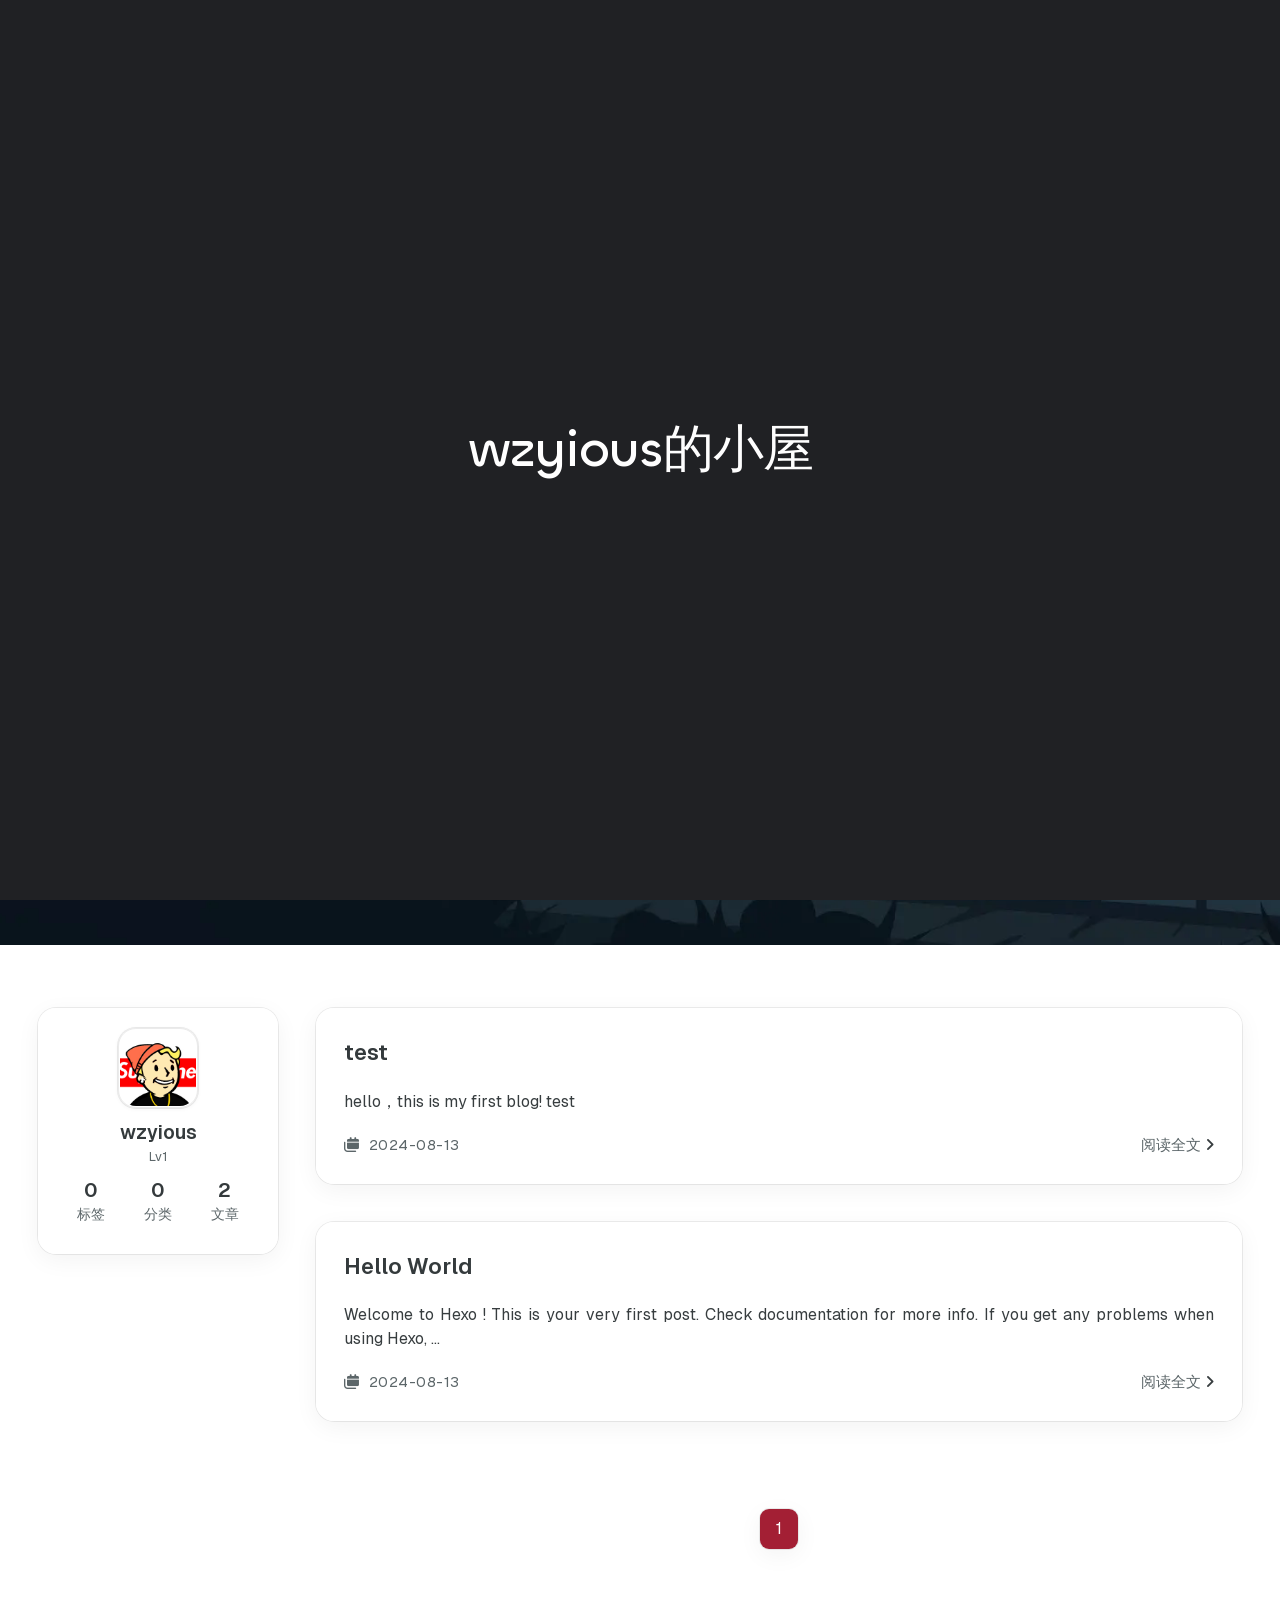
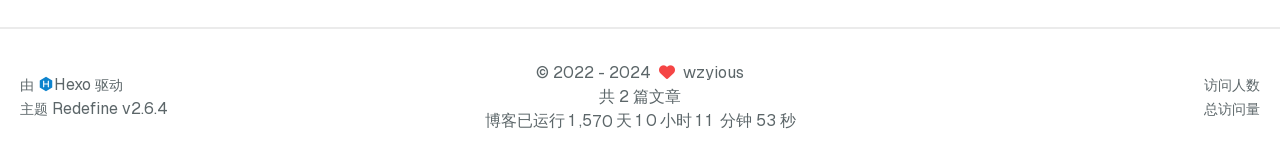
<file: index.html>
<!DOCTYPE html>
<html lang="zh-CN">
<head>
    <meta charset="utf-8">
    <meta name="viewport" content="width=device-width, initial-scale=1">
    <meta name="keywords" content="Hexo Theme Redefine">
    
    <meta name="author" content="wzyious">
    <!-- preconnect -->
    <link rel="preconnect" href="https://fonts.googleapis.com">
    <link rel="preconnect" href="https://fonts.gstatic.com" crossorigin>

    
    <!--- Seo Part-->
    
    <link rel="canonical" href="https://wzyious.github.io/"/>
    <meta name="robots" content="index,follow">
    <meta name="googlebot" content="index,follow">
    <meta name="revisit-after" content="1 days">
    
        <meta name="description" content="Welcome to my little world!">
<meta property="og:type" content="website">
<meta property="og:title" content="wzyious的小屋">
<meta property="og:url" content="https://wzyious.github.io/index.html">
<meta property="og:site_name" content="wzyious的小屋">
<meta property="og:description" content="Welcome to my little world!">
<meta property="og:locale" content="zh_CN">
<meta property="article:author" content="wzyious">
<meta name="twitter:card" content="summary">
    
    
    <!--- Icon Part-->
    <link rel="icon" type="image/png" href="/images/%E8%BE%90%E5%B0%84%E5%B0%8F%E5%AD%90.ico" sizes="192x192">
    <link rel="apple-touch-icon" sizes="180x180" href="/images/%E8%BE%90%E5%B0%84%E5%B0%8F%E5%AD%90.ico">
    <meta name="theme-color" content="#A31F34">
    <link rel="shortcut icon" href="/images/%E8%BE%90%E5%B0%84%E5%B0%8F%E5%AD%90.ico">
    <!--- Page Info-->
    
    <title>
        
        wzyious的小屋
    </title>

    
<link rel="stylesheet" href="/fonts/Chillax/chillax.css">


    <!--- Inject Part-->
    

    
<link rel="stylesheet" href="/css/style.css">


    
        
<link rel="stylesheet" href="/assets/build/styles.css">

    

    
<link rel="stylesheet" href="/fonts/GeistMono/geist-mono.css">

    
<link rel="stylesheet" href="/fonts/Geist/geist.css">

    <!--- Font Part-->
    
    
    
    

    
        
<script src="/js/libs/anime.min.js"></script>

    

    <script id="hexo-configurations">
    window.config = {"hostname":"wzyious.github.io","root":"/","language":"zh-CN"};
    window.theme = {"articles":{"style":{"font_size":"16px","line_height":1.5,"image_border_radius":"14px","image_alignment":"center","image_caption":false,"link_icon":true,"title_alignment":"left","headings_top_spacing":{"h1":"3.2rem","h2":"2.4rem","h3":"1.9rem","h4":"1.6rem","h5":"1.4rem","h6":"1.3rem"}},"word_count":{"enable":true,"count":true,"min2read":true},"author_label":{"enable":true,"auto":false,"list":[]},"code_block":{"copy":true,"style":"mac","font":{"enable":false,"family":null,"url":null}},"toc":{"enable":true,"max_depth":3,"number":false,"expand":true,"init_open":true},"copyright":{"enable":true,"default":"cc_by_nc_sa"},"lazyload":true,"recommendation":{"enable":false,"title":"推荐阅读","limit":3,"mobile_limit":2,"placeholder":"/images/wallhaven-wqery6-light.webp","skip_dirs":[]}},"colors":{"primary":"#A31F34","secondary":null,"default_mode":"light"},"global":{"fonts":{"chinese":{"enable":false,"family":null,"url":null},"english":{"enable":false,"family":null,"url":null}},"content_max_width":"1000px","sidebar_width":"210px","hover":{"shadow":true,"scale":false},"scroll_progress":{"bar":false,"percentage":true},"website_counter":{"url":"https://cn.vercount.one/js","enable":true,"site_pv":true,"site_uv":true,"post_pv":true},"single_page":true,"preloader":true,"open_graph":true,"google_analytics":{"enable":false,"id":null}},"home_banner":{"enable":true,"style":"fixed","image":{"light":"/images/wallhaven-wqery6-light.webp","dark":"/images/wallhaven-wqery6-dark.webp"},"title":"Welcome to my little world!","subtitle":{"text":["你是第一个看到我博客的人😎","永远不要失去梦想"],"hitokoto":{"enable":false,"api":"https://v1.hitokoto.cn"},"typing_speed":100,"backing_speed":80,"starting_delay":500,"backing_delay":1500,"loop":true,"smart_backspace":true},"text_color":{"light":"#fff","dark":"#d1d1b6"},"text_style":{"title_size":"2.8rem","subtitle_size":"1.5rem","line_height":1.2},"custom_font":{"enable":false,"family":null,"url":null},"social_links":{"enable":false,"style":"default","links":{"github":null,"instagram":null,"zhihu":null,"twitter":null,"email":null},"qrs":{"weixin":null}}},"plugins":{"feed":{"enable":false},"aplayer":{"enable":false,"type":"fixed","audios":[{"name":null,"artist":null,"url":null,"cover":null,"lrc":null}]},"mermaid":{"enable":false,"version":"9.3.0"}},"version":"2.6.4","navbar":{"auto_hide":false,"color":{"left":"#f78736","right":"#367df7","transparency":35},"width":{"home":"1200px","pages":"1000px"},"links":{"Home":{"path":"/","icon":"fa-regular fa-house"}},"search":{"enable":false,"preload":true}},"page_templates":{"friends_column":2,"tags_style":"blur"},"home":{"sidebar":{"enable":true,"position":"left","first_item":"menu","announcement":null,"show_on_mobile":true,"links":null},"article_date_format":"auto","categories":{"enable":true,"limit":3},"tags":{"enable":true,"limit":3}},"footerStart":"2022/8/17 11:45:14"};
    window.lang_ago = {"second":"%s 秒前","minute":"%s 分钟前","hour":"%s 小时前","day":"%s 天前","week":"%s 周前","month":"%s 个月前","year":"%s 年前"};
    window.data = {"masonry":false};
  </script>
    
    <!--- Fontawesome Part-->
    
<link rel="stylesheet" href="/fontawesome/fontawesome.min.css">

    
<link rel="stylesheet" href="/fontawesome/brands.min.css">

    
<link rel="stylesheet" href="/fontawesome/solid.min.css">

    
<link rel="stylesheet" href="/fontawesome/regular.min.css">

    
    
    
    
<meta name="generator" content="Hexo 7.3.0"></head>


<body>
<div class="progress-bar-container">
    

    
        <span class="pjax-progress-bar"></span>
<!--        <span class="swup-progress-icon">-->
<!--            <i class="fa-solid fa-circle-notch fa-spin"></i>-->
<!--        </span>-->
    
</div>



    <style>
    :root {
        --preloader-background-color: #fff;
        --preloader-text-color: #000;
    }

    @media (prefers-color-scheme: dark) {
        :root {
            --preloader-background-color: #202124;
            --preloader-text-color: #fff;
        }
    }

    @media (prefers-color-scheme: light) {
        :root {
            --preloader-background-color: #fff;
            --preloader-text-color: #000;
        }
    }

    @media (max-width: 600px) {
        .ml13 {
            font-size: 2.6rem !important; /* Adjust this value as needed */
        }
    }

    .preloader {
        display: flex;
        flex-direction: column;
        gap: 1rem; /* Tailwind 'gap-4' is 1rem */
        align-items: center;
        justify-content: center;
        position: fixed;
        padding: 12px;
        top: 0;
        right: 0;
        bottom: 0;
        left: 0;
        width: 100vw;
        height: 100vh; /* 'h-screen' is 100% of the viewport height */
        background-color: var(--preloader-background-color);
        z-index: 1100; /* 'z-[1100]' sets the z-index */
        transition: opacity 0.2s ease-in-out;
    }

    .ml13 {
        font-size: 3.2rem;
        /* text-transform: uppercase; */
        color: var(--preloader-text-color);
        letter-spacing: -1px;
        font-weight: 500;
        font-family: 'Chillax-Variable', sans-serif;
        text-align: center;
    }

    .ml13 .word {
        display: inline-flex;
        flex-wrap: wrap;
        white-space: nowrap;
    }

    .ml13 .letter {
        display: inline-block;
        line-height: 1em;
    }
</style>

<div class="preloader">
    <h2 class="ml13">
        wzyious的小屋
    </h2>
    <script>
        var textWrapper = document.querySelector('.ml13');
        // Split text into words
        var words = textWrapper.textContent.trim().split(' ');

        // Clear the existing content
        textWrapper.innerHTML = '';

        // Wrap each word and its letters in spans
        words.forEach(function(word) {
            var wordSpan = document.createElement('span');
            wordSpan.classList.add('word');
            wordSpan.innerHTML = word.replace(/\S/g, "<span class='letter'>$&</span>");
            textWrapper.appendChild(wordSpan);
            textWrapper.appendChild(document.createTextNode(' ')); // Add space between words
        });

        var animation = anime.timeline({loop: true})
            .add({
                targets: '.ml13 .letter',
                translateY: [40,0],
                translateZ: 0,
                opacity: [0,1],
                filter: ['blur(5px)', 'blur(0px)'], // Starting from blurred to unblurred
                easing: "easeOutExpo",
                duration: 1400,
                delay: (el, i) => 300 + 30 * i,
            }).add({
                targets: '.ml13 .letter',
                translateY: [0,-40],
                opacity: [1,0],
                filter: ['blur(0px)', 'blur(5px)'], // Ending from unblurred to blurred
                easing: "easeInExpo",
                duration: 1200,
                delay: (el, i) => 100 + 30 * i,
                complete: function() {
                    hidePreloader(); // Call hidePreloader after the animation completes
                }
            });

        let themeStatus = JSON.parse(localStorage.getItem('REDEFINE-THEME-STATUS'))?.isDark;

        // If the theme status is not found in local storage, check the preferred color scheme
        if (themeStatus === undefined || themeStatus === null) {
            if (window.matchMedia && window.matchMedia('(prefers-color-scheme: dark)').matches) {
                themeStatus = 'dark';
            } else {
                themeStatus = 'light';
            }
        }

        // Now you can use the themeStatus variable in your code
        if (themeStatus) {
            document.documentElement.style.setProperty('--preloader-background-color', '#202124');
            document.documentElement.style.setProperty('--preloader-text-color', '#fff');
        } else {
            document.documentElement.style.setProperty('--preloader-background-color', '#fff');
            document.documentElement.style.setProperty('--preloader-text-color', '#000');
        }

        window.addEventListener('load', function () {
            setTimeout(hidePreloader, 5000); // Call hidePreloader after 5000 milliseconds if not already called by animation
        });

        function hidePreloader() {
            var preloader = document.querySelector('.preloader');
            preloader.style.opacity = '0';
            setTimeout(function () {
                preloader.style.display = 'none';
            }, 200);
        }
    </script>
</div>

<main class="page-container" id="swup">

    
        
    <style>
        .home-banner-container {
            background: none !important;
        }
        .home-article-item,
        .sidebar-links,
        .sidebar-content,
        a.page-number,
        a.extend,
        .sidebar-links .links:hover,
        .right-bottom-tools,
        footer.footer {
            background-color: var(--background-color-transparent-80) !important;
        }
        .right-bottom-tools:hover,
        a.page-number:hover,
        a.extend:hover {
            background-color: var(--primary-color) !important;
        }
        .site-info,
        .home-article-sticky-label {
            background-color: var(--background-color-transparent-15) !important;
        }
        .home-article-sticky-label {
            backdrop-filter: none !important;
        }
    </style>
    <div class="home-banner-background transition-fade fixed top-0 left-0 w-screen h-screen scale-125 sm:scale-110 box-border will-change-transform bg-cover">
        <img src="/images/wallhaven-wqery6-light.webp" alt="home-banner-background" class="w-full h-full object-cover dark:hidden">
        <img src="/images/wallhaven-wqery6-dark.webp" alt="home-banner-background" class="w-full h-full object-cover hidden dark:block">
    </div>


<div class="home-banner-container flex justify-center items-center transition-fade relative">
    
    <div class="content mt-8 flex flex-col justify-center items-center">
        <div class="description flex flex-col justify-center items-center w-screen font-medium text-center"
        
        >
            Welcome to my little world!
            
            
                <p><i id="subtitle"></i></p>
            
        </div>
        
    </div>
    <script>
        const scrollToMain = ()=> {
            console.log('scroll');
            const target = document.querySelector('.main-content-container');
            target.scrollIntoView({ behavior: 'smooth'});
        }
    </script>
</div>
    

    <div class="main-content-container">


        <div class="main-content-header">
            <header class="navbar-container px-6 md:px-12">

    <div class="navbar-content has-home-banner">
        <div class="left">
            
            <a class="logo-title" href="/">
                <h1>
                wzyious的小屋
                </h1>
            </a>
        </div>

        <div class="right">
            <!-- PC -->
            <div class="desktop">
                <ul class="navbar-list">
                    
                        
                            

                            <li class="navbar-item">
                                <!-- Menu -->
                                <a class="active"
                                   href="/"
                                        >
                                    <i class="fa-regular fa-house fa-fw"></i>
                                    首页
                                    
                                </a>

                                <!-- Submenu -->
                                
                            </li>
                    
                    
                </ul>
            </div>
            <!-- Mobile -->
            <div class="mobile">
                
                <div class="icon-item navbar-bar">
                    <div class="navbar-bar-middle"></div>
                </div>
            </div>
        </div>
    </div>

    <!-- Mobile sheet -->
    <div class="navbar-drawer h-screen w-full absolute top-0 left-0 bg-background-color flex flex-col justify-between">
        <ul class="drawer-navbar-list flex flex-col px-4 justify-center items-start">
            
                
                    

                    <li class="drawer-navbar-item text-base my-1.5 flex flex-col w-full">
                        
                        <a class="py-1.5 px-2 flex flex-row items-center justify-between gap-1 hover:!text-primary active:!text-primary text-2xl font-semibold group border-b border-border-color hover:border-primary w-full active"
                           href="/"
                        >
                            <span>
                                首页
                            </span>
                            
                                <i class="fa-regular fa-house fa-sm fa-fw"></i>
                            
                        </a>
                        

                        
                    </li>
            

            
            
        </ul>

        <div class="statistics flex justify-around my-2.5">
    <a class="item tag-count-item flex flex-col justify-center items-center w-20" href="/tags">
        <div class="number text-2xl sm:text-xl text-second-text-color font-semibold">0</div>
        <div class="label text-third-text-color text-sm">标签</div>
    </a>
    <a class="item tag-count-item flex flex-col justify-center items-center w-20" href="/categories">
        <div class="number text-2xl sm:text-xl text-second-text-color font-semibold">0</div>
        <div class="label text-third-text-color text-sm">分类</div>
    </a>
    <a class="item tag-count-item flex flex-col justify-center items-center w-20" href="/archives">
        <div class="number text-2xl sm:text-xl text-second-text-color font-semibold">2</div>
        <div class="label text-third-text-color text-sm">文章</div>
    </a>
</div>
    </div>

    <div class="window-mask"></div>

</header>


        </div>

        <div class="main-content-body">

            
                <div class="home-sidebar-container">
    <div class="sticky-container sticky">
        
        
            
            <div class="sidebar-content" >
                <div class="avatar flex justify-center">
    <img src="/images/%E8%BE%90%E5%B0%84%E5%B0%8F%E5%AD%90.jpg">
</div>
                <div class="author flex flex-col justify-center my-2.5 mx-0">
    <div class="name">wzyious</div>
    
        <div class="label">Lv1</div>
    
</div>
                <div class="statistics flex justify-around my-2.5">
    <a class="item tag-count-item flex flex-col justify-center items-center w-20" href="/tags">
        <div class="number text-2xl sm:text-xl text-second-text-color font-semibold">0</div>
        <div class="label text-third-text-color text-sm">标签</div>
    </a>
    <a class="item tag-count-item flex flex-col justify-center items-center w-20" href="/categories">
        <div class="number text-2xl sm:text-xl text-second-text-color font-semibold">0</div>
        <div class="label text-third-text-color text-sm">分类</div>
    </a>
    <a class="item tag-count-item flex flex-col justify-center items-center w-20" href="/archives">
        <div class="number text-2xl sm:text-xl text-second-text-color font-semibold">2</div>
        <div class="label text-third-text-color text-sm">文章</div>
    </a>
</div>
            </div>
        

    </div>
</div>

            

            <div class="main-content">

                
                    <div class="home-content-container">
    <ul class="home-article-list">
        
            <li class="home-article-item">

                

                

                
                <div class="flex flex-col gap-5 px-7 pb-7 pt-7">
                    <h3 class="home-article-title">
                        <a href="/2024/08/13/test/">
                            test
                        </a>
                    </h3>

                    <div class="home-article-content markdown-body">
                        
                            
hello，this is my first blog!
test

                        
                    </div>

                    <div class="home-article-meta-info-container">
    <div class="home-article-meta-info">
        <span><i class="fa-solid fa-calendars"></i>&nbsp;
            <span class="home-article-date" data-date="Tue Aug 13 2024 22:13:22 GMT+0800">
                
                    2024-08-13
                
            </span>
        </span>
        
        
    </div>

    <a href="/2024/08/13/test/">阅读全文<span class="seo-reader-text">test</span>&nbsp;<i class="fa-solid fa-angle-right"></i></a>
</div>

                </div>
            </li>
        
            <li class="home-article-item">

                

                

                
                <div class="flex flex-col gap-5 px-7 pb-7 pt-7">
                    <h3 class="home-article-title">
                        <a href="/2024/08/13/hello-world/">
                            Hello World
                        </a>
                    </h3>

                    <div class="home-article-content markdown-body">
                        
                            Welcome to Hexo ! This is your very first post. Check documentation  for more info. If you get any problems when using Hexo, ...
                        
                    </div>

                    <div class="home-article-meta-info-container">
    <div class="home-article-meta-info">
        <span><i class="fa-solid fa-calendars"></i>&nbsp;
            <span class="home-article-date" data-date="Tue Aug 13 2024 17:48:08 GMT+0800">
                
                    2024-08-13
                
            </span>
        </span>
        
        
    </div>

    <a href="/2024/08/13/hello-world/">阅读全文<span class="seo-reader-text">Hello World</span>&nbsp;<i class="fa-solid fa-angle-right"></i></a>
</div>

                </div>
            </li>
        
    </ul>

    <div class="home-paginator px-7 py-5">
        <div class="paginator">
    <span class="page-number current">1</span>
</div>

    </div>
</div>

                    <div class="comment-container pjax"></div>
                

            </div>

            

        </div>

        <div class="main-content-footer">
            <footer class="footer mt-5 py-5 h-auto text-base text-third-text-color relative border-t-2 border-t-border-color">
    <div class="info-container py-3 text-center">
        
        <div class="text-center">
            &copy;
            
              <span>2022</span>
              -
            
            2024&nbsp;&nbsp;<i class="fa-solid fa-heart fa-beat" style="--fa-animation-duration: 0.5s; color: #f54545"></i>&nbsp;&nbsp;<a href="/">wzyious</a>
            
                
                <p class="post-count space-x-0.5">
                    <span>
                        共 2 篇文章
                    </span>
                    
                </p>
            
        </div>
        
            <script data-swup-reload-script src="https://cn.vercount.one/js"></script>
            <div class="relative text-center lg:absolute lg:right-[20px] lg:top-1/2 lg:-translate-y-1/2 lg:text-right">
                
                    <span id="busuanzi_container_site_uv" class="lg:!block">
                        <span class="text-sm">访问人数</span>
                        <span id="busuanzi_value_site_uv"></span>
                    </span>
                
                
                    <span id="busuanzi_container_site_pv" class="lg:!block">
                        <span class="text-sm">总访问量</span>
                        <span id="busuanzi_value_site_pv"></span>
                    </span>
                
            </div>
        
        <div class="relative text-center lg:absolute lg:left-[20px] lg:top-1/2 lg:-translate-y-1/2 lg:text-left">
            <span class="lg:block text-sm">由 <?xml version="1.0" encoding="utf-8"?><!DOCTYPE svg PUBLIC "-//W3C//DTD SVG 1.1//EN" "http://www.w3.org/Graphics/SVG/1.1/DTD/svg11.dtd"><svg class="relative top-[2px] inline-block align-baseline" version="1.1" id="圖層_1" xmlns="http://www.w3.org/2000/svg" xmlns:xlink="http://www.w3.org/1999/xlink" x="0px" y="0px" width="1rem" height="1rem" viewBox="0 0 512 512" enable-background="new 0 0 512 512" xml:space="preserve"><path fill="#0E83CD" d="M256.4,25.8l-200,115.5L56,371.5l199.6,114.7l200-115.5l0.4-230.2L256.4,25.8z M349,354.6l-18.4,10.7l-18.6-11V275H200v79.6l-18.4,10.7l-18.6-11v-197l18.5-10.6l18.5,10.8V237h112v-79.6l18.5-10.6l18.5,10.8V354.6z"/></svg><a target="_blank" class="text-base" href="https://hexo.io">Hexo</a> 驱动</span>
            <span class="text-sm lg:block">主题&nbsp;<a class="text-base" target="_blank" href="https://github.com/EvanNotFound/hexo-theme-redefine">Redefine v2.6.4</a></span>
        </div>
        
        
            <div>
                博客已运行 <span class="odometer" id="runtime_days" ></span> 天 <span class="odometer" id="runtime_hours"></span> 小时 <span class="odometer" id="runtime_minutes"></span> 分钟 <span class="odometer" id="runtime_seconds"></span> 秒
            </div>
        
        
            <script data-swup-reload-script>
                try {
                    function odometer_init() {
                    const elements = document.querySelectorAll('.odometer');
                    elements.forEach(el => {
                        new Odometer({
                            el,
                            format: '( ddd).dd',
                            duration: 200
                        });
                    });
                    }
                    odometer_init();
                } catch (error) {}
            </script>
        
        
        
    </div>  
</footer>
        </div>
    </div>

    

    <div class="right-side-tools-container">
        <div class="side-tools-container">
    <ul class="hidden-tools-list">
        <li class="right-bottom-tools tool-font-adjust-plus flex justify-center items-center">
            <i class="fa-regular fa-magnifying-glass-plus"></i>
        </li>

        <li class="right-bottom-tools tool-font-adjust-minus flex justify-center items-center">
            <i class="fa-regular fa-magnifying-glass-minus"></i>
        </li>

        <li class="right-bottom-tools tool-dark-light-toggle flex justify-center items-center">
            <i class="fa-regular fa-moon"></i>
        </li>

        <!-- rss -->
        

        

        <li class="right-bottom-tools tool-scroll-to-bottom flex justify-center items-center">
            <i class="fa-regular fa-arrow-down"></i>
        </li>
    </ul>

    <ul class="visible-tools-list">
        <li class="right-bottom-tools toggle-tools-list flex justify-center items-center">
            <i class="fa-regular fa-cog fa-spin"></i>
        </li>
        
            <li class="right-bottom-tools tool-scroll-to-top flex justify-center items-center">
                <i class="arrow-up fas fa-arrow-up"></i>
                <span class="percent"></span>
            </li>
        
        
    </ul>
</div>

    </div>

    <div class="image-viewer-container">
    <img src="">
</div>


    

</main>


    
<script src="/js/libs/Swup.min.js"></script>

<script src="/js/libs/SwupSlideTheme.min.js"></script>

<script src="/js/libs/SwupScriptsPlugin.min.js"></script>

<script src="/js/libs/SwupProgressPlugin.min.js"></script>

<script src="/js/libs/SwupScrollPlugin.min.js"></script>

<script src="/js/libs/SwupPreloadPlugin.min.js"></script>

<script>
    const swup = new Swup({
        plugins: [
            new SwupScriptsPlugin({
                optin: true,
            }),
            new SwupProgressPlugin(),
            new SwupScrollPlugin({
                offset: 80,
            }),
            new SwupSlideTheme({
                mainElement: ".main-content-body",
            }),
            new SwupPreloadPlugin(),
        ],
        containers: ["#swup"],
    });
</script>








<script src="/js/tools/imageViewer.js" type="module"></script>

<script src="/js/utils.js" type="module"></script>

<script src="/js/main.js" type="module"></script>

<script src="/js/layouts/navbarShrink.js" type="module"></script>

<script src="/js/tools/scrollTopBottom.js" type="module"></script>

<script src="/js/tools/lightDarkSwitch.js" type="module"></script>

<script src="/js/layouts/categoryList.js" type="module"></script>





    
<script src="/js/tools/codeBlock.js" type="module"></script>




    
<script src="/js/layouts/lazyload.js" type="module"></script>




    
<script src="/js/tools/runtime.js"></script>

    
<script src="/js/libs/odometer.min.js"></script>

    
<link rel="stylesheet" href="/assets/odometer-theme-minimal.css">




  
<script src="/js/libs/Typed.min.js"></script>

  
<script src="/js/plugins/typed.js" type="module"></script>









<div class="post-scripts" data-swup-reload-script>
    
        
<script src="/js/tools/tocToggle.js" type="module"></script>

<script src="/js/layouts/toc.js" type="module"></script>

<script src="/js/plugins/tabs.js" type="module"></script>

    
</div>


</body>
</html>
</file>
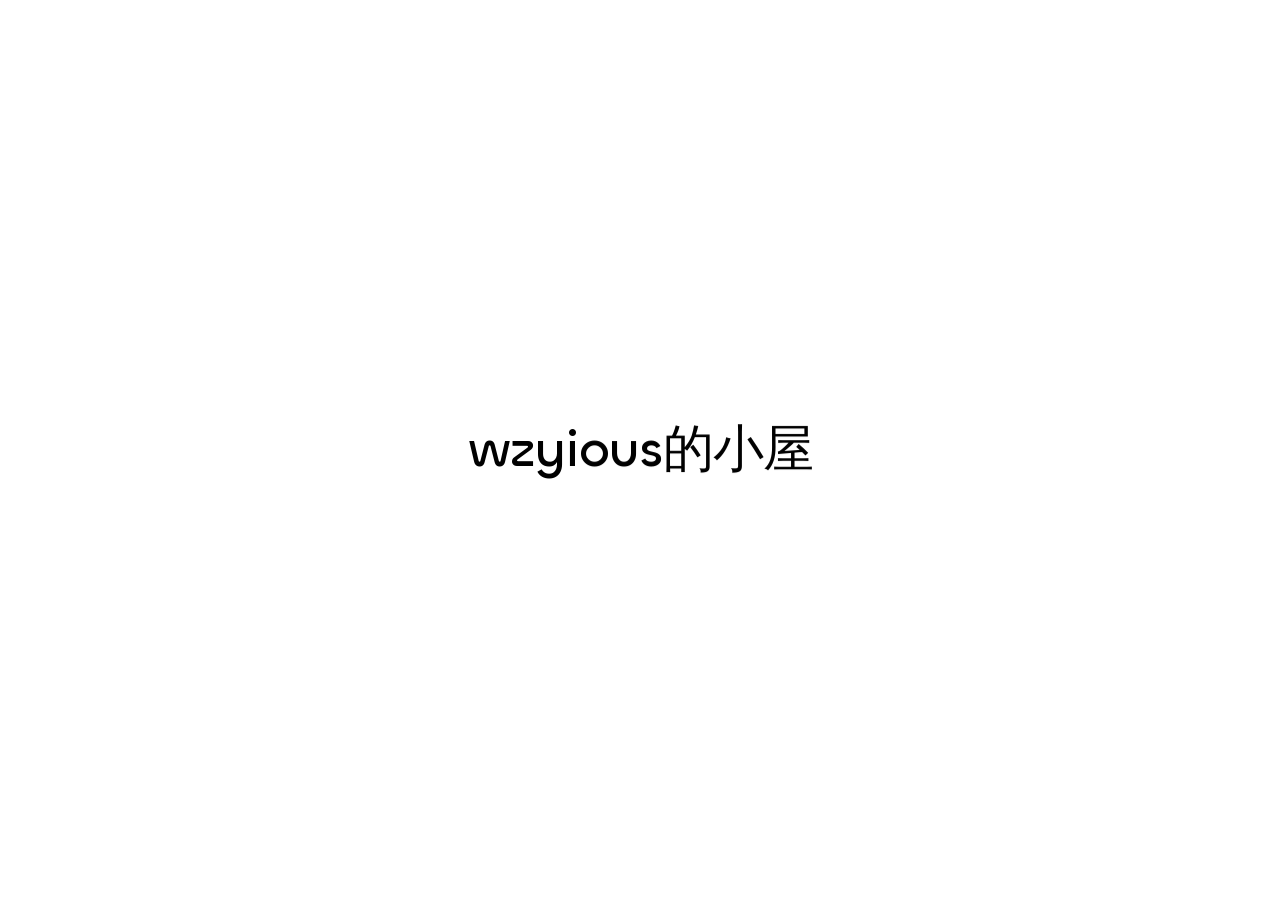
<file: archives/index.html>
<!DOCTYPE html>
<html lang="zh-CN">
<head>
    <meta charset="utf-8">
    <meta name="viewport" content="width=device-width, initial-scale=1">
    <meta name="keywords" content="Hexo Theme Redefine">
    
    <meta name="author" content="wzyious">
    <!-- preconnect -->
    <link rel="preconnect" href="https://fonts.googleapis.com">
    <link rel="preconnect" href="https://fonts.gstatic.com" crossorigin>

    
    <!--- Seo Part-->
    
    <link rel="canonical" href="https://wzyious.github.io/archives/"/>
    <meta name="robots" content="index,follow">
    <meta name="googlebot" content="index,follow">
    <meta name="revisit-after" content="1 days">
    
        <meta name="description" content="Welcome to my little world!">
<meta property="og:type" content="website">
<meta property="og:title" content="wzyious的小屋">
<meta property="og:url" content="https://wzyious.github.io/archives/index.html">
<meta property="og:site_name" content="wzyious的小屋">
<meta property="og:description" content="Welcome to my little world!">
<meta property="og:locale" content="zh_CN">
<meta property="article:author" content="wzyious">
<meta name="twitter:card" content="summary">
    
    
    <!--- Icon Part-->
    <link rel="icon" type="image/png" href="/images/%E8%BE%90%E5%B0%84%E5%B0%8F%E5%AD%90.ico" sizes="192x192">
    <link rel="apple-touch-icon" sizes="180x180" href="/images/%E8%BE%90%E5%B0%84%E5%B0%8F%E5%AD%90.ico">
    <meta name="theme-color" content="#A31F34">
    <link rel="shortcut icon" href="/images/%E8%BE%90%E5%B0%84%E5%B0%8F%E5%AD%90.ico">
    <!--- Page Info-->
    
    <title>
        
            归档 -
        
        wzyious的小屋
    </title>

    
<link rel="stylesheet" href="/fonts/Chillax/chillax.css">


    <!--- Inject Part-->
    

    
<link rel="stylesheet" href="/css/style.css">


    
        
<link rel="stylesheet" href="/assets/build/styles.css">

    

    
<link rel="stylesheet" href="/fonts/GeistMono/geist-mono.css">

    
<link rel="stylesheet" href="/fonts/Geist/geist.css">

    <!--- Font Part-->
    
    
    
    

    
        
<script src="/js/libs/anime.min.js"></script>

    

    <script id="hexo-configurations">
    window.config = {"hostname":"wzyious.github.io","root":"/","language":"zh-CN"};
    window.theme = {"articles":{"style":{"font_size":"16px","line_height":1.5,"image_border_radius":"14px","image_alignment":"center","image_caption":false,"link_icon":true,"title_alignment":"left","headings_top_spacing":{"h1":"3.2rem","h2":"2.4rem","h3":"1.9rem","h4":"1.6rem","h5":"1.4rem","h6":"1.3rem"}},"word_count":{"enable":true,"count":true,"min2read":true},"author_label":{"enable":true,"auto":false,"list":[]},"code_block":{"copy":true,"style":"mac","font":{"enable":false,"family":null,"url":null}},"toc":{"enable":true,"max_depth":3,"number":false,"expand":true,"init_open":true},"copyright":{"enable":true,"default":"cc_by_nc_sa"},"lazyload":true,"recommendation":{"enable":false,"title":"推荐阅读","limit":3,"mobile_limit":2,"placeholder":"/images/wallhaven-wqery6-light.webp","skip_dirs":[]}},"colors":{"primary":"#A31F34","secondary":null,"default_mode":"light"},"global":{"fonts":{"chinese":{"enable":false,"family":null,"url":null},"english":{"enable":false,"family":null,"url":null}},"content_max_width":"1000px","sidebar_width":"210px","hover":{"shadow":true,"scale":false},"scroll_progress":{"bar":false,"percentage":true},"website_counter":{"url":"https://cn.vercount.one/js","enable":true,"site_pv":true,"site_uv":true,"post_pv":true},"single_page":true,"preloader":true,"open_graph":true,"google_analytics":{"enable":false,"id":null}},"home_banner":{"enable":true,"style":"fixed","image":{"light":"/images/wallhaven-wqery6-light.webp","dark":"/images/wallhaven-wqery6-dark.webp"},"title":"Welcome to my little world!","subtitle":{"text":["你是第一个看到我博客的人😎","永远不要失去梦想"],"hitokoto":{"enable":false,"api":"https://v1.hitokoto.cn"},"typing_speed":100,"backing_speed":80,"starting_delay":500,"backing_delay":1500,"loop":true,"smart_backspace":true},"text_color":{"light":"#fff","dark":"#d1d1b6"},"text_style":{"title_size":"2.8rem","subtitle_size":"1.5rem","line_height":1.2},"custom_font":{"enable":false,"family":null,"url":null},"social_links":{"enable":false,"style":"default","links":{"github":null,"instagram":null,"zhihu":null,"twitter":null,"email":null},"qrs":{"weixin":null}}},"plugins":{"feed":{"enable":false},"aplayer":{"enable":false,"type":"fixed","audios":[{"name":null,"artist":null,"url":null,"cover":null,"lrc":null}]},"mermaid":{"enable":false,"version":"9.3.0"}},"version":"2.6.4","navbar":{"auto_hide":false,"color":{"left":"#f78736","right":"#367df7","transparency":35},"width":{"home":"1200px","pages":"1000px"},"links":{"Home":{"path":"/","icon":"fa-regular fa-house"}},"search":{"enable":false,"preload":true}},"page_templates":{"friends_column":2,"tags_style":"blur"},"home":{"sidebar":{"enable":true,"position":"left","first_item":"menu","announcement":null,"show_on_mobile":true,"links":null},"article_date_format":"auto","categories":{"enable":true,"limit":3},"tags":{"enable":true,"limit":3}},"footerStart":"2022/8/17 11:45:14"};
    window.lang_ago = {"second":"%s 秒前","minute":"%s 分钟前","hour":"%s 小时前","day":"%s 天前","week":"%s 周前","month":"%s 个月前","year":"%s 年前"};
    window.data = {"masonry":false};
  </script>
    
    <!--- Fontawesome Part-->
    
<link rel="stylesheet" href="/fontawesome/fontawesome.min.css">

    
<link rel="stylesheet" href="/fontawesome/brands.min.css">

    
<link rel="stylesheet" href="/fontawesome/solid.min.css">

    
<link rel="stylesheet" href="/fontawesome/regular.min.css">

    
    
    
    
<meta name="generator" content="Hexo 7.3.0"></head>


<body>
<div class="progress-bar-container">
    

    
        <span class="pjax-progress-bar"></span>
<!--        <span class="swup-progress-icon">-->
<!--            <i class="fa-solid fa-circle-notch fa-spin"></i>-->
<!--        </span>-->
    
</div>



    <style>
    :root {
        --preloader-background-color: #fff;
        --preloader-text-color: #000;
    }

    @media (prefers-color-scheme: dark) {
        :root {
            --preloader-background-color: #202124;
            --preloader-text-color: #fff;
        }
    }

    @media (prefers-color-scheme: light) {
        :root {
            --preloader-background-color: #fff;
            --preloader-text-color: #000;
        }
    }

    @media (max-width: 600px) {
        .ml13 {
            font-size: 2.6rem !important; /* Adjust this value as needed */
        }
    }

    .preloader {
        display: flex;
        flex-direction: column;
        gap: 1rem; /* Tailwind 'gap-4' is 1rem */
        align-items: center;
        justify-content: center;
        position: fixed;
        padding: 12px;
        top: 0;
        right: 0;
        bottom: 0;
        left: 0;
        width: 100vw;
        height: 100vh; /* 'h-screen' is 100% of the viewport height */
        background-color: var(--preloader-background-color);
        z-index: 1100; /* 'z-[1100]' sets the z-index */
        transition: opacity 0.2s ease-in-out;
    }

    .ml13 {
        font-size: 3.2rem;
        /* text-transform: uppercase; */
        color: var(--preloader-text-color);
        letter-spacing: -1px;
        font-weight: 500;
        font-family: 'Chillax-Variable', sans-serif;
        text-align: center;
    }

    .ml13 .word {
        display: inline-flex;
        flex-wrap: wrap;
        white-space: nowrap;
    }

    .ml13 .letter {
        display: inline-block;
        line-height: 1em;
    }
</style>

<div class="preloader">
    <h2 class="ml13">
        wzyious的小屋
    </h2>
    <script>
        var textWrapper = document.querySelector('.ml13');
        // Split text into words
        var words = textWrapper.textContent.trim().split(' ');

        // Clear the existing content
        textWrapper.innerHTML = '';

        // Wrap each word and its letters in spans
        words.forEach(function(word) {
            var wordSpan = document.createElement('span');
            wordSpan.classList.add('word');
            wordSpan.innerHTML = word.replace(/\S/g, "<span class='letter'>$&</span>");
            textWrapper.appendChild(wordSpan);
            textWrapper.appendChild(document.createTextNode(' ')); // Add space between words
        });

        var animation = anime.timeline({loop: true})
            .add({
                targets: '.ml13 .letter',
                translateY: [40,0],
                translateZ: 0,
                opacity: [0,1],
                filter: ['blur(5px)', 'blur(0px)'], // Starting from blurred to unblurred
                easing: "easeOutExpo",
                duration: 1400,
                delay: (el, i) => 300 + 30 * i,
            }).add({
                targets: '.ml13 .letter',
                translateY: [0,-40],
                opacity: [1,0],
                filter: ['blur(0px)', 'blur(5px)'], // Ending from unblurred to blurred
                easing: "easeInExpo",
                duration: 1200,
                delay: (el, i) => 100 + 30 * i,
                complete: function() {
                    hidePreloader(); // Call hidePreloader after the animation completes
                }
            });

        let themeStatus = JSON.parse(localStorage.getItem('REDEFINE-THEME-STATUS'))?.isDark;

        // If the theme status is not found in local storage, check the preferred color scheme
        if (themeStatus === undefined || themeStatus === null) {
            if (window.matchMedia && window.matchMedia('(prefers-color-scheme: dark)').matches) {
                themeStatus = 'dark';
            } else {
                themeStatus = 'light';
            }
        }

        // Now you can use the themeStatus variable in your code
        if (themeStatus) {
            document.documentElement.style.setProperty('--preloader-background-color', '#202124');
            document.documentElement.style.setProperty('--preloader-text-color', '#fff');
        } else {
            document.documentElement.style.setProperty('--preloader-background-color', '#fff');
            document.documentElement.style.setProperty('--preloader-text-color', '#000');
        }

        window.addEventListener('load', function () {
            setTimeout(hidePreloader, 5000); // Call hidePreloader after 5000 milliseconds if not already called by animation
        });

        function hidePreloader() {
            var preloader = document.querySelector('.preloader');
            preloader.style.opacity = '0';
            setTimeout(function () {
                preloader.style.display = 'none';
            }, 200);
        }
    </script>
</div>

<main class="page-container" id="swup">

    

    <div class="main-content-container">


        <div class="main-content-header">
            <header class="navbar-container px-6 md:px-12">

    <div class="navbar-content ">
        <div class="left">
            
            <a class="logo-title" href="/">
                
                wzyious的小屋
                
            </a>
        </div>

        <div class="right">
            <!-- PC -->
            <div class="desktop">
                <ul class="navbar-list">
                    
                        
                            

                            <li class="navbar-item">
                                <!-- Menu -->
                                <a class=""
                                   href="/"
                                        >
                                    <i class="fa-regular fa-house fa-fw"></i>
                                    首页
                                    
                                </a>

                                <!-- Submenu -->
                                
                            </li>
                    
                    
                </ul>
            </div>
            <!-- Mobile -->
            <div class="mobile">
                
                <div class="icon-item navbar-bar">
                    <div class="navbar-bar-middle"></div>
                </div>
            </div>
        </div>
    </div>

    <!-- Mobile sheet -->
    <div class="navbar-drawer h-screen w-full absolute top-0 left-0 bg-background-color flex flex-col justify-between">
        <ul class="drawer-navbar-list flex flex-col px-4 justify-center items-start">
            
                
                    

                    <li class="drawer-navbar-item text-base my-1.5 flex flex-col w-full">
                        
                        <a class="py-1.5 px-2 flex flex-row items-center justify-between gap-1 hover:!text-primary active:!text-primary text-2xl font-semibold group border-b border-border-color hover:border-primary w-full "
                           href="/"
                        >
                            <span>
                                首页
                            </span>
                            
                                <i class="fa-regular fa-house fa-sm fa-fw"></i>
                            
                        </a>
                        

                        
                    </li>
            

            
            
        </ul>

        <div class="statistics flex justify-around my-2.5">
    <a class="item tag-count-item flex flex-col justify-center items-center w-20" href="/tags">
        <div class="number text-2xl sm:text-xl text-second-text-color font-semibold">0</div>
        <div class="label text-third-text-color text-sm">标签</div>
    </a>
    <a class="item tag-count-item flex flex-col justify-center items-center w-20" href="/categories">
        <div class="number text-2xl sm:text-xl text-second-text-color font-semibold">0</div>
        <div class="label text-third-text-color text-sm">分类</div>
    </a>
    <a class="item tag-count-item flex flex-col justify-center items-center w-20" href="/archives">
        <div class="number text-2xl sm:text-xl text-second-text-color font-semibold">2</div>
        <div class="label text-third-text-color text-sm">文章</div>
    </a>
</div>
    </div>

    <div class="window-mask"></div>

</header>


        </div>

        <div class="main-content-body">

            

            <div class="main-content">

                
                    <div class="archive-container shadow-none hover:shadow-none sm:shadow-redefine sm:hover:shadow-redefine-hover">
    
<div class="archive-list-container">
    
        <section class="archive-item mb-spacing-unit last:mb-0">
            <div class="archive-item-header flex flex-row items-center mb-2">
                <span class="archive-year font-semibold text-3xl mr-2">2024</span>
                <span class="archive-year-post-count text-xs md:text-sm font-bold rounded-small bg-third-background-color py-[2px] px-[10px] border border-border-color">2</span>
            </div>
            
            <ul class="article-list pl-0 md:pl-8 text-lg leading-[1.5]">
                
                    
                    
                         <!-- Close the previous LI if not the first item -->
                        <li class="article-item space-y-2 px-6 pt-10 pb-2 text-xl relative border-l-2 border-border-color" date-is='08-13'>
                    
                    <a href="/2024/08/13/test/" class="block overflow-hidden w-fit">
                        <span class="article-title my-0.5 text-2xl">test</span>
                    </a>
                    
                
                    
                    
                    <a href="/2024/08/13/hello-world/" class="block overflow-hidden w-fit">
                        <span class="article-title my-0.5 text-2xl">Hello World</span>
                    </a>
                    
                
                </li> <!-- Ensure the last item is properly closed -->
            </ul>
        </section>
    
</div>

</div>

                

            </div>

            

        </div>

        <div class="main-content-footer">
            <footer class="footer mt-5 py-5 h-auto text-base text-third-text-color relative border-t-2 border-t-border-color">
    <div class="info-container py-3 text-center">
        
        <div class="text-center">
            &copy;
            
              <span>2022</span>
              -
            
            2024&nbsp;&nbsp;<i class="fa-solid fa-heart fa-beat" style="--fa-animation-duration: 0.5s; color: #f54545"></i>&nbsp;&nbsp;<a href="/">wzyious</a>
            
                
                <p class="post-count space-x-0.5">
                    <span>
                        共 2 篇文章
                    </span>
                    
                </p>
            
        </div>
        
            <script data-swup-reload-script src="https://cn.vercount.one/js"></script>
            <div class="relative text-center lg:absolute lg:right-[20px] lg:top-1/2 lg:-translate-y-1/2 lg:text-right">
                
                    <span id="busuanzi_container_site_uv" class="lg:!block">
                        <span class="text-sm">访问人数</span>
                        <span id="busuanzi_value_site_uv"></span>
                    </span>
                
                
                    <span id="busuanzi_container_site_pv" class="lg:!block">
                        <span class="text-sm">总访问量</span>
                        <span id="busuanzi_value_site_pv"></span>
                    </span>
                
            </div>
        
        <div class="relative text-center lg:absolute lg:left-[20px] lg:top-1/2 lg:-translate-y-1/2 lg:text-left">
            <span class="lg:block text-sm">由 <?xml version="1.0" encoding="utf-8"?><!DOCTYPE svg PUBLIC "-//W3C//DTD SVG 1.1//EN" "http://www.w3.org/Graphics/SVG/1.1/DTD/svg11.dtd"><svg class="relative top-[2px] inline-block align-baseline" version="1.1" id="圖層_1" xmlns="http://www.w3.org/2000/svg" xmlns:xlink="http://www.w3.org/1999/xlink" x="0px" y="0px" width="1rem" height="1rem" viewBox="0 0 512 512" enable-background="new 0 0 512 512" xml:space="preserve"><path fill="#0E83CD" d="M256.4,25.8l-200,115.5L56,371.5l199.6,114.7l200-115.5l0.4-230.2L256.4,25.8z M349,354.6l-18.4,10.7l-18.6-11V275H200v79.6l-18.4,10.7l-18.6-11v-197l18.5-10.6l18.5,10.8V237h112v-79.6l18.5-10.6l18.5,10.8V354.6z"/></svg><a target="_blank" class="text-base" href="https://hexo.io">Hexo</a> 驱动</span>
            <span class="text-sm lg:block">主题&nbsp;<a class="text-base" target="_blank" href="https://github.com/EvanNotFound/hexo-theme-redefine">Redefine v2.6.4</a></span>
        </div>
        
        
            <div>
                博客已运行 <span class="odometer" id="runtime_days" ></span> 天 <span class="odometer" id="runtime_hours"></span> 小时 <span class="odometer" id="runtime_minutes"></span> 分钟 <span class="odometer" id="runtime_seconds"></span> 秒
            </div>
        
        
            <script data-swup-reload-script>
                try {
                    function odometer_init() {
                    const elements = document.querySelectorAll('.odometer');
                    elements.forEach(el => {
                        new Odometer({
                            el,
                            format: '( ddd).dd',
                            duration: 200
                        });
                    });
                    }
                    odometer_init();
                } catch (error) {}
            </script>
        
        
        
    </div>  
</footer>
        </div>
    </div>

    

    <div class="right-side-tools-container">
        <div class="side-tools-container">
    <ul class="hidden-tools-list">
        <li class="right-bottom-tools tool-font-adjust-plus flex justify-center items-center">
            <i class="fa-regular fa-magnifying-glass-plus"></i>
        </li>

        <li class="right-bottom-tools tool-font-adjust-minus flex justify-center items-center">
            <i class="fa-regular fa-magnifying-glass-minus"></i>
        </li>

        <li class="right-bottom-tools tool-dark-light-toggle flex justify-center items-center">
            <i class="fa-regular fa-moon"></i>
        </li>

        <!-- rss -->
        

        

        <li class="right-bottom-tools tool-scroll-to-bottom flex justify-center items-center">
            <i class="fa-regular fa-arrow-down"></i>
        </li>
    </ul>

    <ul class="visible-tools-list">
        <li class="right-bottom-tools toggle-tools-list flex justify-center items-center">
            <i class="fa-regular fa-cog fa-spin"></i>
        </li>
        
            <li class="right-bottom-tools tool-scroll-to-top flex justify-center items-center">
                <i class="arrow-up fas fa-arrow-up"></i>
                <span class="percent"></span>
            </li>
        
        
    </ul>
</div>

    </div>

    <div class="image-viewer-container">
    <img src="">
</div>


    

</main>


    
<script src="/js/libs/Swup.min.js"></script>

<script src="/js/libs/SwupSlideTheme.min.js"></script>

<script src="/js/libs/SwupScriptsPlugin.min.js"></script>

<script src="/js/libs/SwupProgressPlugin.min.js"></script>

<script src="/js/libs/SwupScrollPlugin.min.js"></script>

<script src="/js/libs/SwupPreloadPlugin.min.js"></script>

<script>
    const swup = new Swup({
        plugins: [
            new SwupScriptsPlugin({
                optin: true,
            }),
            new SwupProgressPlugin(),
            new SwupScrollPlugin({
                offset: 80,
            }),
            new SwupSlideTheme({
                mainElement: ".main-content-body",
            }),
            new SwupPreloadPlugin(),
        ],
        containers: ["#swup"],
    });
</script>







<script src="/js/tools/imageViewer.js" type="module"></script>

<script src="/js/utils.js" type="module"></script>

<script src="/js/main.js" type="module"></script>

<script src="/js/layouts/navbarShrink.js" type="module"></script>

<script src="/js/tools/scrollTopBottom.js" type="module"></script>

<script src="/js/tools/lightDarkSwitch.js" type="module"></script>

<script src="/js/layouts/categoryList.js" type="module"></script>





    
<script src="/js/tools/codeBlock.js" type="module"></script>




    
<script src="/js/layouts/lazyload.js" type="module"></script>




    
<script src="/js/tools/runtime.js"></script>

    
<script src="/js/libs/odometer.min.js"></script>

    
<link rel="stylesheet" href="/assets/odometer-theme-minimal.css">




  
<script src="/js/libs/Typed.min.js"></script>

  
<script src="/js/plugins/typed.js" type="module"></script>









<div class="post-scripts" data-swup-reload-script>
    
        
<script src="/js/tools/tocToggle.js" type="module"></script>

<script src="/js/layouts/toc.js" type="module"></script>

<script src="/js/plugins/tabs.js" type="module"></script>

    
</div>


</body>
</html>
</file>
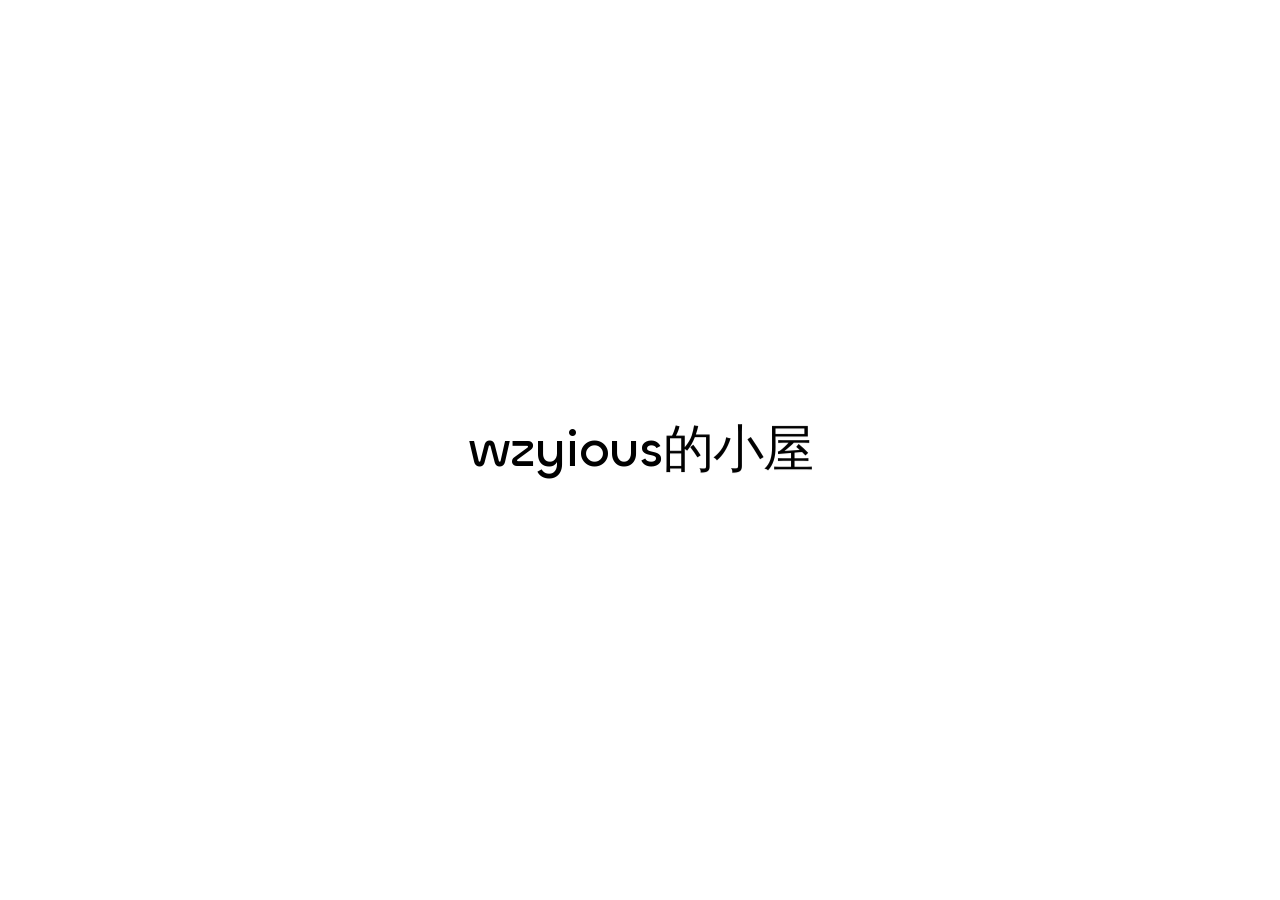
<file: archives/2024/index.html>
<!DOCTYPE html>
<html lang="zh-CN">
<head>
    <meta charset="utf-8">
    <meta name="viewport" content="width=device-width, initial-scale=1">
    <meta name="keywords" content="Hexo Theme Redefine">
    
    <meta name="author" content="wzyious">
    <!-- preconnect -->
    <link rel="preconnect" href="https://fonts.googleapis.com">
    <link rel="preconnect" href="https://fonts.gstatic.com" crossorigin>

    
    <!--- Seo Part-->
    
    <link rel="canonical" href="https://wzyious.github.io/archives/2024/"/>
    <meta name="robots" content="index,follow">
    <meta name="googlebot" content="index,follow">
    <meta name="revisit-after" content="1 days">
    
        <meta name="description" content="Welcome to my little world!">
<meta property="og:type" content="website">
<meta property="og:title" content="wzyious的小屋">
<meta property="og:url" content="https://wzyious.github.io/archives/2024/index.html">
<meta property="og:site_name" content="wzyious的小屋">
<meta property="og:description" content="Welcome to my little world!">
<meta property="og:locale" content="zh_CN">
<meta property="article:author" content="wzyious">
<meta name="twitter:card" content="summary">
    
    
    <!--- Icon Part-->
    <link rel="icon" type="image/png" href="/images/%E8%BE%90%E5%B0%84%E5%B0%8F%E5%AD%90.ico" sizes="192x192">
    <link rel="apple-touch-icon" sizes="180x180" href="/images/%E8%BE%90%E5%B0%84%E5%B0%8F%E5%AD%90.ico">
    <meta name="theme-color" content="#A31F34">
    <link rel="shortcut icon" href="/images/%E8%BE%90%E5%B0%84%E5%B0%8F%E5%AD%90.ico">
    <!--- Page Info-->
    
    <title>
        
            归档: 2024 -
        
        wzyious的小屋
    </title>

    
<link rel="stylesheet" href="/fonts/Chillax/chillax.css">


    <!--- Inject Part-->
    

    
<link rel="stylesheet" href="/css/style.css">


    
        
<link rel="stylesheet" href="/assets/build/styles.css">

    

    
<link rel="stylesheet" href="/fonts/GeistMono/geist-mono.css">

    
<link rel="stylesheet" href="/fonts/Geist/geist.css">

    <!--- Font Part-->
    
    
    
    

    
        
<script src="/js/libs/anime.min.js"></script>

    

    <script id="hexo-configurations">
    window.config = {"hostname":"wzyious.github.io","root":"/","language":"zh-CN"};
    window.theme = {"articles":{"style":{"font_size":"16px","line_height":1.5,"image_border_radius":"14px","image_alignment":"center","image_caption":false,"link_icon":true,"title_alignment":"left","headings_top_spacing":{"h1":"3.2rem","h2":"2.4rem","h3":"1.9rem","h4":"1.6rem","h5":"1.4rem","h6":"1.3rem"}},"word_count":{"enable":true,"count":true,"min2read":true},"author_label":{"enable":true,"auto":false,"list":[]},"code_block":{"copy":true,"style":"mac","font":{"enable":false,"family":null,"url":null}},"toc":{"enable":true,"max_depth":3,"number":false,"expand":true,"init_open":true},"copyright":{"enable":true,"default":"cc_by_nc_sa"},"lazyload":true,"recommendation":{"enable":false,"title":"推荐阅读","limit":3,"mobile_limit":2,"placeholder":"/images/wallhaven-wqery6-light.webp","skip_dirs":[]}},"colors":{"primary":"#A31F34","secondary":null,"default_mode":"light"},"global":{"fonts":{"chinese":{"enable":false,"family":null,"url":null},"english":{"enable":false,"family":null,"url":null}},"content_max_width":"1000px","sidebar_width":"210px","hover":{"shadow":true,"scale":false},"scroll_progress":{"bar":false,"percentage":true},"website_counter":{"url":"https://cn.vercount.one/js","enable":true,"site_pv":true,"site_uv":true,"post_pv":true},"single_page":true,"preloader":true,"open_graph":true,"google_analytics":{"enable":false,"id":null}},"home_banner":{"enable":true,"style":"fixed","image":{"light":"/images/wallhaven-wqery6-light.webp","dark":"/images/wallhaven-wqery6-dark.webp"},"title":"Welcome to my little world!","subtitle":{"text":["你是第一个看到我博客的人😎","永远不要失去梦想"],"hitokoto":{"enable":false,"api":"https://v1.hitokoto.cn"},"typing_speed":100,"backing_speed":80,"starting_delay":500,"backing_delay":1500,"loop":true,"smart_backspace":true},"text_color":{"light":"#fff","dark":"#d1d1b6"},"text_style":{"title_size":"2.8rem","subtitle_size":"1.5rem","line_height":1.2},"custom_font":{"enable":false,"family":null,"url":null},"social_links":{"enable":false,"style":"default","links":{"github":null,"instagram":null,"zhihu":null,"twitter":null,"email":null},"qrs":{"weixin":null}}},"plugins":{"feed":{"enable":false},"aplayer":{"enable":false,"type":"fixed","audios":[{"name":null,"artist":null,"url":null,"cover":null,"lrc":null}]},"mermaid":{"enable":false,"version":"9.3.0"}},"version":"2.6.4","navbar":{"auto_hide":false,"color":{"left":"#f78736","right":"#367df7","transparency":35},"width":{"home":"1200px","pages":"1000px"},"links":{"Home":{"path":"/","icon":"fa-regular fa-house"}},"search":{"enable":false,"preload":true}},"page_templates":{"friends_column":2,"tags_style":"blur"},"home":{"sidebar":{"enable":true,"position":"left","first_item":"menu","announcement":null,"show_on_mobile":true,"links":null},"article_date_format":"auto","categories":{"enable":true,"limit":3},"tags":{"enable":true,"limit":3}},"footerStart":"2022/8/17 11:45:14"};
    window.lang_ago = {"second":"%s 秒前","minute":"%s 分钟前","hour":"%s 小时前","day":"%s 天前","week":"%s 周前","month":"%s 个月前","year":"%s 年前"};
    window.data = {"masonry":false};
  </script>
    
    <!--- Fontawesome Part-->
    
<link rel="stylesheet" href="/fontawesome/fontawesome.min.css">

    
<link rel="stylesheet" href="/fontawesome/brands.min.css">

    
<link rel="stylesheet" href="/fontawesome/solid.min.css">

    
<link rel="stylesheet" href="/fontawesome/regular.min.css">

    
    
    
    
<meta name="generator" content="Hexo 7.3.0"></head>


<body>
<div class="progress-bar-container">
    

    
        <span class="pjax-progress-bar"></span>
<!--        <span class="swup-progress-icon">-->
<!--            <i class="fa-solid fa-circle-notch fa-spin"></i>-->
<!--        </span>-->
    
</div>



    <style>
    :root {
        --preloader-background-color: #fff;
        --preloader-text-color: #000;
    }

    @media (prefers-color-scheme: dark) {
        :root {
            --preloader-background-color: #202124;
            --preloader-text-color: #fff;
        }
    }

    @media (prefers-color-scheme: light) {
        :root {
            --preloader-background-color: #fff;
            --preloader-text-color: #000;
        }
    }

    @media (max-width: 600px) {
        .ml13 {
            font-size: 2.6rem !important; /* Adjust this value as needed */
        }
    }

    .preloader {
        display: flex;
        flex-direction: column;
        gap: 1rem; /* Tailwind 'gap-4' is 1rem */
        align-items: center;
        justify-content: center;
        position: fixed;
        padding: 12px;
        top: 0;
        right: 0;
        bottom: 0;
        left: 0;
        width: 100vw;
        height: 100vh; /* 'h-screen' is 100% of the viewport height */
        background-color: var(--preloader-background-color);
        z-index: 1100; /* 'z-[1100]' sets the z-index */
        transition: opacity 0.2s ease-in-out;
    }

    .ml13 {
        font-size: 3.2rem;
        /* text-transform: uppercase; */
        color: var(--preloader-text-color);
        letter-spacing: -1px;
        font-weight: 500;
        font-family: 'Chillax-Variable', sans-serif;
        text-align: center;
    }

    .ml13 .word {
        display: inline-flex;
        flex-wrap: wrap;
        white-space: nowrap;
    }

    .ml13 .letter {
        display: inline-block;
        line-height: 1em;
    }
</style>

<div class="preloader">
    <h2 class="ml13">
        wzyious的小屋
    </h2>
    <script>
        var textWrapper = document.querySelector('.ml13');
        // Split text into words
        var words = textWrapper.textContent.trim().split(' ');

        // Clear the existing content
        textWrapper.innerHTML = '';

        // Wrap each word and its letters in spans
        words.forEach(function(word) {
            var wordSpan = document.createElement('span');
            wordSpan.classList.add('word');
            wordSpan.innerHTML = word.replace(/\S/g, "<span class='letter'>$&</span>");
            textWrapper.appendChild(wordSpan);
            textWrapper.appendChild(document.createTextNode(' ')); // Add space between words
        });

        var animation = anime.timeline({loop: true})
            .add({
                targets: '.ml13 .letter',
                translateY: [40,0],
                translateZ: 0,
                opacity: [0,1],
                filter: ['blur(5px)', 'blur(0px)'], // Starting from blurred to unblurred
                easing: "easeOutExpo",
                duration: 1400,
                delay: (el, i) => 300 + 30 * i,
            }).add({
                targets: '.ml13 .letter',
                translateY: [0,-40],
                opacity: [1,0],
                filter: ['blur(0px)', 'blur(5px)'], // Ending from unblurred to blurred
                easing: "easeInExpo",
                duration: 1200,
                delay: (el, i) => 100 + 30 * i,
                complete: function() {
                    hidePreloader(); // Call hidePreloader after the animation completes
                }
            });

        let themeStatus = JSON.parse(localStorage.getItem('REDEFINE-THEME-STATUS'))?.isDark;

        // If the theme status is not found in local storage, check the preferred color scheme
        if (themeStatus === undefined || themeStatus === null) {
            if (window.matchMedia && window.matchMedia('(prefers-color-scheme: dark)').matches) {
                themeStatus = 'dark';
            } else {
                themeStatus = 'light';
            }
        }

        // Now you can use the themeStatus variable in your code
        if (themeStatus) {
            document.documentElement.style.setProperty('--preloader-background-color', '#202124');
            document.documentElement.style.setProperty('--preloader-text-color', '#fff');
        } else {
            document.documentElement.style.setProperty('--preloader-background-color', '#fff');
            document.documentElement.style.setProperty('--preloader-text-color', '#000');
        }

        window.addEventListener('load', function () {
            setTimeout(hidePreloader, 5000); // Call hidePreloader after 5000 milliseconds if not already called by animation
        });

        function hidePreloader() {
            var preloader = document.querySelector('.preloader');
            preloader.style.opacity = '0';
            setTimeout(function () {
                preloader.style.display = 'none';
            }, 200);
        }
    </script>
</div>

<main class="page-container" id="swup">

    

    <div class="main-content-container">


        <div class="main-content-header">
            <header class="navbar-container px-6 md:px-12">

    <div class="navbar-content ">
        <div class="left">
            
            <a class="logo-title" href="/">
                
                wzyious的小屋
                
            </a>
        </div>

        <div class="right">
            <!-- PC -->
            <div class="desktop">
                <ul class="navbar-list">
                    
                        
                            

                            <li class="navbar-item">
                                <!-- Menu -->
                                <a class=""
                                   href="/"
                                        >
                                    <i class="fa-regular fa-house fa-fw"></i>
                                    首页
                                    
                                </a>

                                <!-- Submenu -->
                                
                            </li>
                    
                    
                </ul>
            </div>
            <!-- Mobile -->
            <div class="mobile">
                
                <div class="icon-item navbar-bar">
                    <div class="navbar-bar-middle"></div>
                </div>
            </div>
        </div>
    </div>

    <!-- Mobile sheet -->
    <div class="navbar-drawer h-screen w-full absolute top-0 left-0 bg-background-color flex flex-col justify-between">
        <ul class="drawer-navbar-list flex flex-col px-4 justify-center items-start">
            
                
                    

                    <li class="drawer-navbar-item text-base my-1.5 flex flex-col w-full">
                        
                        <a class="py-1.5 px-2 flex flex-row items-center justify-between gap-1 hover:!text-primary active:!text-primary text-2xl font-semibold group border-b border-border-color hover:border-primary w-full "
                           href="/"
                        >
                            <span>
                                首页
                            </span>
                            
                                <i class="fa-regular fa-house fa-sm fa-fw"></i>
                            
                        </a>
                        

                        
                    </li>
            

            
            
        </ul>

        <div class="statistics flex justify-around my-2.5">
    <a class="item tag-count-item flex flex-col justify-center items-center w-20" href="/tags">
        <div class="number text-2xl sm:text-xl text-second-text-color font-semibold">0</div>
        <div class="label text-third-text-color text-sm">标签</div>
    </a>
    <a class="item tag-count-item flex flex-col justify-center items-center w-20" href="/categories">
        <div class="number text-2xl sm:text-xl text-second-text-color font-semibold">0</div>
        <div class="label text-third-text-color text-sm">分类</div>
    </a>
    <a class="item tag-count-item flex flex-col justify-center items-center w-20" href="/archives">
        <div class="number text-2xl sm:text-xl text-second-text-color font-semibold">2</div>
        <div class="label text-third-text-color text-sm">文章</div>
    </a>
</div>
    </div>

    <div class="window-mask"></div>

</header>


        </div>

        <div class="main-content-body">

            

            <div class="main-content">

                
                    <div class="archive-container shadow-none hover:shadow-none sm:shadow-redefine sm:hover:shadow-redefine-hover">
    
<div class="archive-list-container">
    
        <section class="archive-item mb-spacing-unit last:mb-0">
            <div class="archive-item-header flex flex-row items-center mb-2">
                <span class="archive-year font-semibold text-3xl mr-2">2024</span>
                <span class="archive-year-post-count text-xs md:text-sm font-bold rounded-small bg-third-background-color py-[2px] px-[10px] border border-border-color">2</span>
            </div>
            
            <ul class="article-list pl-0 md:pl-8 text-lg leading-[1.5]">
                
                    
                    
                         <!-- Close the previous LI if not the first item -->
                        <li class="article-item space-y-2 px-6 pt-10 pb-2 text-xl relative border-l-2 border-border-color" date-is='08-13'>
                    
                    <a href="/2024/08/13/test/" class="block overflow-hidden w-fit">
                        <span class="article-title my-0.5 text-2xl">test</span>
                    </a>
                    
                
                    
                    
                    <a href="/2024/08/13/hello-world/" class="block overflow-hidden w-fit">
                        <span class="article-title my-0.5 text-2xl">Hello World</span>
                    </a>
                    
                
                </li> <!-- Ensure the last item is properly closed -->
            </ul>
        </section>
    
</div>

</div>

                

            </div>

            

        </div>

        <div class="main-content-footer">
            <footer class="footer mt-5 py-5 h-auto text-base text-third-text-color relative border-t-2 border-t-border-color">
    <div class="info-container py-3 text-center">
        
        <div class="text-center">
            &copy;
            
              <span>2022</span>
              -
            
            2024&nbsp;&nbsp;<i class="fa-solid fa-heart fa-beat" style="--fa-animation-duration: 0.5s; color: #f54545"></i>&nbsp;&nbsp;<a href="/">wzyious</a>
            
                
                <p class="post-count space-x-0.5">
                    <span>
                        共 2 篇文章
                    </span>
                    
                </p>
            
        </div>
        
            <script data-swup-reload-script src="https://cn.vercount.one/js"></script>
            <div class="relative text-center lg:absolute lg:right-[20px] lg:top-1/2 lg:-translate-y-1/2 lg:text-right">
                
                    <span id="busuanzi_container_site_uv" class="lg:!block">
                        <span class="text-sm">访问人数</span>
                        <span id="busuanzi_value_site_uv"></span>
                    </span>
                
                
                    <span id="busuanzi_container_site_pv" class="lg:!block">
                        <span class="text-sm">总访问量</span>
                        <span id="busuanzi_value_site_pv"></span>
                    </span>
                
            </div>
        
        <div class="relative text-center lg:absolute lg:left-[20px] lg:top-1/2 lg:-translate-y-1/2 lg:text-left">
            <span class="lg:block text-sm">由 <?xml version="1.0" encoding="utf-8"?><!DOCTYPE svg PUBLIC "-//W3C//DTD SVG 1.1//EN" "http://www.w3.org/Graphics/SVG/1.1/DTD/svg11.dtd"><svg class="relative top-[2px] inline-block align-baseline" version="1.1" id="圖層_1" xmlns="http://www.w3.org/2000/svg" xmlns:xlink="http://www.w3.org/1999/xlink" x="0px" y="0px" width="1rem" height="1rem" viewBox="0 0 512 512" enable-background="new 0 0 512 512" xml:space="preserve"><path fill="#0E83CD" d="M256.4,25.8l-200,115.5L56,371.5l199.6,114.7l200-115.5l0.4-230.2L256.4,25.8z M349,354.6l-18.4,10.7l-18.6-11V275H200v79.6l-18.4,10.7l-18.6-11v-197l18.5-10.6l18.5,10.8V237h112v-79.6l18.5-10.6l18.5,10.8V354.6z"/></svg><a target="_blank" class="text-base" href="https://hexo.io">Hexo</a> 驱动</span>
            <span class="text-sm lg:block">主题&nbsp;<a class="text-base" target="_blank" href="https://github.com/EvanNotFound/hexo-theme-redefine">Redefine v2.6.4</a></span>
        </div>
        
        
            <div>
                博客已运行 <span class="odometer" id="runtime_days" ></span> 天 <span class="odometer" id="runtime_hours"></span> 小时 <span class="odometer" id="runtime_minutes"></span> 分钟 <span class="odometer" id="runtime_seconds"></span> 秒
            </div>
        
        
            <script data-swup-reload-script>
                try {
                    function odometer_init() {
                    const elements = document.querySelectorAll('.odometer');
                    elements.forEach(el => {
                        new Odometer({
                            el,
                            format: '( ddd).dd',
                            duration: 200
                        });
                    });
                    }
                    odometer_init();
                } catch (error) {}
            </script>
        
        
        
    </div>  
</footer>
        </div>
    </div>

    

    <div class="right-side-tools-container">
        <div class="side-tools-container">
    <ul class="hidden-tools-list">
        <li class="right-bottom-tools tool-font-adjust-plus flex justify-center items-center">
            <i class="fa-regular fa-magnifying-glass-plus"></i>
        </li>

        <li class="right-bottom-tools tool-font-adjust-minus flex justify-center items-center">
            <i class="fa-regular fa-magnifying-glass-minus"></i>
        </li>

        <li class="right-bottom-tools tool-dark-light-toggle flex justify-center items-center">
            <i class="fa-regular fa-moon"></i>
        </li>

        <!-- rss -->
        

        

        <li class="right-bottom-tools tool-scroll-to-bottom flex justify-center items-center">
            <i class="fa-regular fa-arrow-down"></i>
        </li>
    </ul>

    <ul class="visible-tools-list">
        <li class="right-bottom-tools toggle-tools-list flex justify-center items-center">
            <i class="fa-regular fa-cog fa-spin"></i>
        </li>
        
            <li class="right-bottom-tools tool-scroll-to-top flex justify-center items-center">
                <i class="arrow-up fas fa-arrow-up"></i>
                <span class="percent"></span>
            </li>
        
        
    </ul>
</div>

    </div>

    <div class="image-viewer-container">
    <img src="">
</div>


    

</main>


    
<script src="/js/libs/Swup.min.js"></script>

<script src="/js/libs/SwupSlideTheme.min.js"></script>

<script src="/js/libs/SwupScriptsPlugin.min.js"></script>

<script src="/js/libs/SwupProgressPlugin.min.js"></script>

<script src="/js/libs/SwupScrollPlugin.min.js"></script>

<script src="/js/libs/SwupPreloadPlugin.min.js"></script>

<script>
    const swup = new Swup({
        plugins: [
            new SwupScriptsPlugin({
                optin: true,
            }),
            new SwupProgressPlugin(),
            new SwupScrollPlugin({
                offset: 80,
            }),
            new SwupSlideTheme({
                mainElement: ".main-content-body",
            }),
            new SwupPreloadPlugin(),
        ],
        containers: ["#swup"],
    });
</script>







<script src="/js/tools/imageViewer.js" type="module"></script>

<script src="/js/utils.js" type="module"></script>

<script src="/js/main.js" type="module"></script>

<script src="/js/layouts/navbarShrink.js" type="module"></script>

<script src="/js/tools/scrollTopBottom.js" type="module"></script>

<script src="/js/tools/lightDarkSwitch.js" type="module"></script>

<script src="/js/layouts/categoryList.js" type="module"></script>





    
<script src="/js/tools/codeBlock.js" type="module"></script>




    
<script src="/js/layouts/lazyload.js" type="module"></script>




    
<script src="/js/tools/runtime.js"></script>

    
<script src="/js/libs/odometer.min.js"></script>

    
<link rel="stylesheet" href="/assets/odometer-theme-minimal.css">




  
<script src="/js/libs/Typed.min.js"></script>

  
<script src="/js/plugins/typed.js" type="module"></script>









<div class="post-scripts" data-swup-reload-script>
    
        
<script src="/js/tools/tocToggle.js" type="module"></script>

<script src="/js/layouts/toc.js" type="module"></script>

<script src="/js/plugins/tabs.js" type="module"></script>

    
</div>


</body>
</html>
</file>
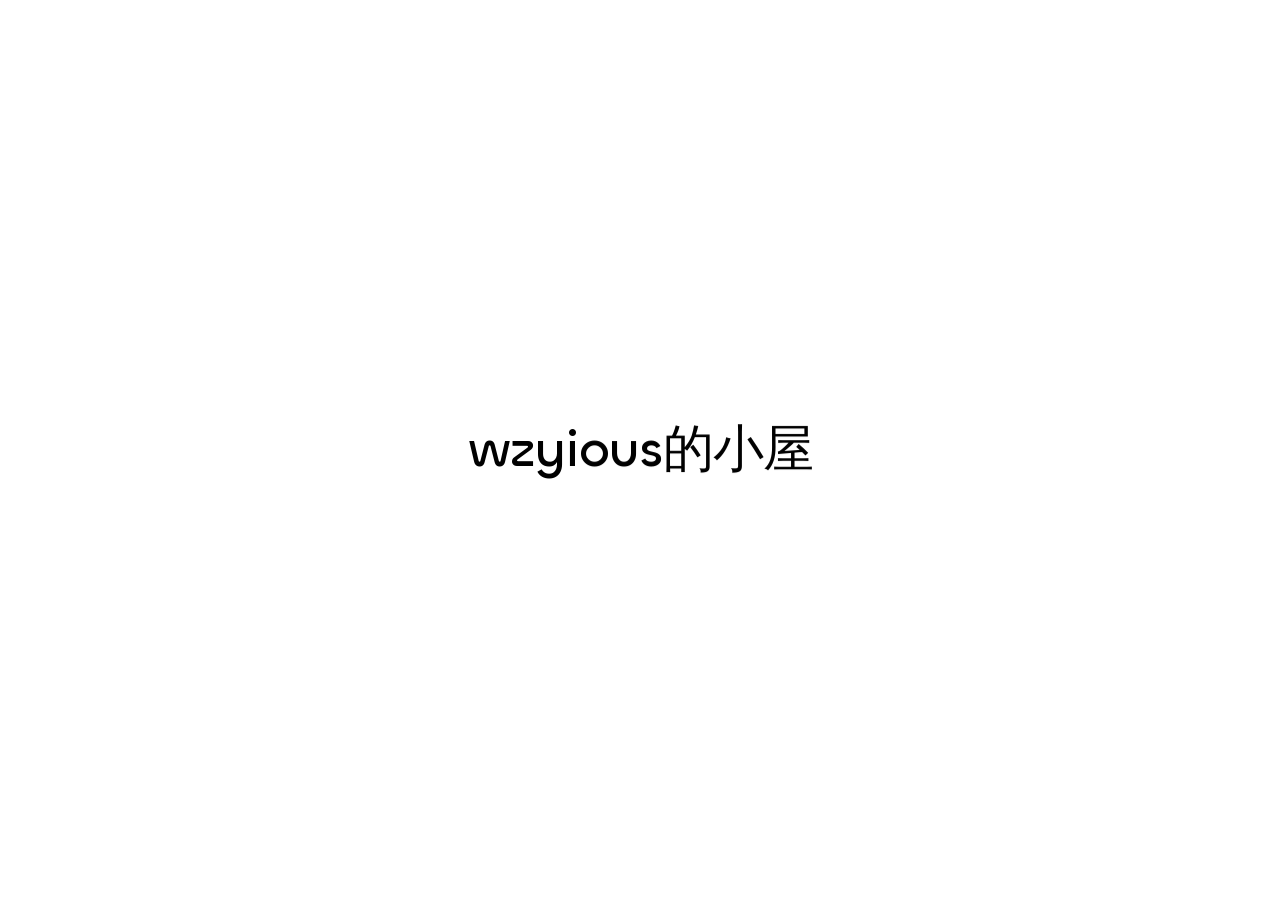
<file: archives/2024/08/index.html>
<!DOCTYPE html>
<html lang="zh-CN">
<head>
    <meta charset="utf-8">
    <meta name="viewport" content="width=device-width, initial-scale=1">
    <meta name="keywords" content="Hexo Theme Redefine">
    
    <meta name="author" content="wzyious">
    <!-- preconnect -->
    <link rel="preconnect" href="https://fonts.googleapis.com">
    <link rel="preconnect" href="https://fonts.gstatic.com" crossorigin>

    
    <!--- Seo Part-->
    
    <link rel="canonical" href="https://wzyious.github.io/archives/2024/08/"/>
    <meta name="robots" content="index,follow">
    <meta name="googlebot" content="index,follow">
    <meta name="revisit-after" content="1 days">
    
        <meta name="description" content="Welcome to my little world!">
<meta property="og:type" content="website">
<meta property="og:title" content="wzyious的小屋">
<meta property="og:url" content="https://wzyious.github.io/archives/2024/08/index.html">
<meta property="og:site_name" content="wzyious的小屋">
<meta property="og:description" content="Welcome to my little world!">
<meta property="og:locale" content="zh_CN">
<meta property="article:author" content="wzyious">
<meta name="twitter:card" content="summary">
    
    
    <!--- Icon Part-->
    <link rel="icon" type="image/png" href="/images/%E8%BE%90%E5%B0%84%E5%B0%8F%E5%AD%90.ico" sizes="192x192">
    <link rel="apple-touch-icon" sizes="180x180" href="/images/%E8%BE%90%E5%B0%84%E5%B0%8F%E5%AD%90.ico">
    <meta name="theme-color" content="#A31F34">
    <link rel="shortcut icon" href="/images/%E8%BE%90%E5%B0%84%E5%B0%8F%E5%AD%90.ico">
    <!--- Page Info-->
    
    <title>
        
            归档: 2024/8 -
        
        wzyious的小屋
    </title>

    
<link rel="stylesheet" href="/fonts/Chillax/chillax.css">


    <!--- Inject Part-->
    

    
<link rel="stylesheet" href="/css/style.css">


    
        
<link rel="stylesheet" href="/assets/build/styles.css">

    

    
<link rel="stylesheet" href="/fonts/GeistMono/geist-mono.css">

    
<link rel="stylesheet" href="/fonts/Geist/geist.css">

    <!--- Font Part-->
    
    
    
    

    
        
<script src="/js/libs/anime.min.js"></script>

    

    <script id="hexo-configurations">
    window.config = {"hostname":"wzyious.github.io","root":"/","language":"zh-CN"};
    window.theme = {"articles":{"style":{"font_size":"16px","line_height":1.5,"image_border_radius":"14px","image_alignment":"center","image_caption":false,"link_icon":true,"title_alignment":"left","headings_top_spacing":{"h1":"3.2rem","h2":"2.4rem","h3":"1.9rem","h4":"1.6rem","h5":"1.4rem","h6":"1.3rem"}},"word_count":{"enable":true,"count":true,"min2read":true},"author_label":{"enable":true,"auto":false,"list":[]},"code_block":{"copy":true,"style":"mac","font":{"enable":false,"family":null,"url":null}},"toc":{"enable":true,"max_depth":3,"number":false,"expand":true,"init_open":true},"copyright":{"enable":true,"default":"cc_by_nc_sa"},"lazyload":true,"recommendation":{"enable":false,"title":"推荐阅读","limit":3,"mobile_limit":2,"placeholder":"/images/wallhaven-wqery6-light.webp","skip_dirs":[]}},"colors":{"primary":"#A31F34","secondary":null,"default_mode":"light"},"global":{"fonts":{"chinese":{"enable":false,"family":null,"url":null},"english":{"enable":false,"family":null,"url":null}},"content_max_width":"1000px","sidebar_width":"210px","hover":{"shadow":true,"scale":false},"scroll_progress":{"bar":false,"percentage":true},"website_counter":{"url":"https://cn.vercount.one/js","enable":true,"site_pv":true,"site_uv":true,"post_pv":true},"single_page":true,"preloader":true,"open_graph":true,"google_analytics":{"enable":false,"id":null}},"home_banner":{"enable":true,"style":"fixed","image":{"light":"/images/wallhaven-wqery6-light.webp","dark":"/images/wallhaven-wqery6-dark.webp"},"title":"Welcome to my little world!","subtitle":{"text":["你是第一个看到我博客的人😎","永远不要失去梦想"],"hitokoto":{"enable":false,"api":"https://v1.hitokoto.cn"},"typing_speed":100,"backing_speed":80,"starting_delay":500,"backing_delay":1500,"loop":true,"smart_backspace":true},"text_color":{"light":"#fff","dark":"#d1d1b6"},"text_style":{"title_size":"2.8rem","subtitle_size":"1.5rem","line_height":1.2},"custom_font":{"enable":false,"family":null,"url":null},"social_links":{"enable":false,"style":"default","links":{"github":null,"instagram":null,"zhihu":null,"twitter":null,"email":null},"qrs":{"weixin":null}}},"plugins":{"feed":{"enable":false},"aplayer":{"enable":false,"type":"fixed","audios":[{"name":null,"artist":null,"url":null,"cover":null,"lrc":null}]},"mermaid":{"enable":false,"version":"9.3.0"}},"version":"2.6.4","navbar":{"auto_hide":false,"color":{"left":"#f78736","right":"#367df7","transparency":35},"width":{"home":"1200px","pages":"1000px"},"links":{"Home":{"path":"/","icon":"fa-regular fa-house"}},"search":{"enable":false,"preload":true}},"page_templates":{"friends_column":2,"tags_style":"blur"},"home":{"sidebar":{"enable":true,"position":"left","first_item":"menu","announcement":null,"show_on_mobile":true,"links":null},"article_date_format":"auto","categories":{"enable":true,"limit":3},"tags":{"enable":true,"limit":3}},"footerStart":"2022/8/17 11:45:14"};
    window.lang_ago = {"second":"%s 秒前","minute":"%s 分钟前","hour":"%s 小时前","day":"%s 天前","week":"%s 周前","month":"%s 个月前","year":"%s 年前"};
    window.data = {"masonry":false};
  </script>
    
    <!--- Fontawesome Part-->
    
<link rel="stylesheet" href="/fontawesome/fontawesome.min.css">

    
<link rel="stylesheet" href="/fontawesome/brands.min.css">

    
<link rel="stylesheet" href="/fontawesome/solid.min.css">

    
<link rel="stylesheet" href="/fontawesome/regular.min.css">

    
    
    
    
<meta name="generator" content="Hexo 7.3.0"></head>


<body>
<div class="progress-bar-container">
    

    
        <span class="pjax-progress-bar"></span>
<!--        <span class="swup-progress-icon">-->
<!--            <i class="fa-solid fa-circle-notch fa-spin"></i>-->
<!--        </span>-->
    
</div>



    <style>
    :root {
        --preloader-background-color: #fff;
        --preloader-text-color: #000;
    }

    @media (prefers-color-scheme: dark) {
        :root {
            --preloader-background-color: #202124;
            --preloader-text-color: #fff;
        }
    }

    @media (prefers-color-scheme: light) {
        :root {
            --preloader-background-color: #fff;
            --preloader-text-color: #000;
        }
    }

    @media (max-width: 600px) {
        .ml13 {
            font-size: 2.6rem !important; /* Adjust this value as needed */
        }
    }

    .preloader {
        display: flex;
        flex-direction: column;
        gap: 1rem; /* Tailwind 'gap-4' is 1rem */
        align-items: center;
        justify-content: center;
        position: fixed;
        padding: 12px;
        top: 0;
        right: 0;
        bottom: 0;
        left: 0;
        width: 100vw;
        height: 100vh; /* 'h-screen' is 100% of the viewport height */
        background-color: var(--preloader-background-color);
        z-index: 1100; /* 'z-[1100]' sets the z-index */
        transition: opacity 0.2s ease-in-out;
    }

    .ml13 {
        font-size: 3.2rem;
        /* text-transform: uppercase; */
        color: var(--preloader-text-color);
        letter-spacing: -1px;
        font-weight: 500;
        font-family: 'Chillax-Variable', sans-serif;
        text-align: center;
    }

    .ml13 .word {
        display: inline-flex;
        flex-wrap: wrap;
        white-space: nowrap;
    }

    .ml13 .letter {
        display: inline-block;
        line-height: 1em;
    }
</style>

<div class="preloader">
    <h2 class="ml13">
        wzyious的小屋
    </h2>
    <script>
        var textWrapper = document.querySelector('.ml13');
        // Split text into words
        var words = textWrapper.textContent.trim().split(' ');

        // Clear the existing content
        textWrapper.innerHTML = '';

        // Wrap each word and its letters in spans
        words.forEach(function(word) {
            var wordSpan = document.createElement('span');
            wordSpan.classList.add('word');
            wordSpan.innerHTML = word.replace(/\S/g, "<span class='letter'>$&</span>");
            textWrapper.appendChild(wordSpan);
            textWrapper.appendChild(document.createTextNode(' ')); // Add space between words
        });

        var animation = anime.timeline({loop: true})
            .add({
                targets: '.ml13 .letter',
                translateY: [40,0],
                translateZ: 0,
                opacity: [0,1],
                filter: ['blur(5px)', 'blur(0px)'], // Starting from blurred to unblurred
                easing: "easeOutExpo",
                duration: 1400,
                delay: (el, i) => 300 + 30 * i,
            }).add({
                targets: '.ml13 .letter',
                translateY: [0,-40],
                opacity: [1,0],
                filter: ['blur(0px)', 'blur(5px)'], // Ending from unblurred to blurred
                easing: "easeInExpo",
                duration: 1200,
                delay: (el, i) => 100 + 30 * i,
                complete: function() {
                    hidePreloader(); // Call hidePreloader after the animation completes
                }
            });

        let themeStatus = JSON.parse(localStorage.getItem('REDEFINE-THEME-STATUS'))?.isDark;

        // If the theme status is not found in local storage, check the preferred color scheme
        if (themeStatus === undefined || themeStatus === null) {
            if (window.matchMedia && window.matchMedia('(prefers-color-scheme: dark)').matches) {
                themeStatus = 'dark';
            } else {
                themeStatus = 'light';
            }
        }

        // Now you can use the themeStatus variable in your code
        if (themeStatus) {
            document.documentElement.style.setProperty('--preloader-background-color', '#202124');
            document.documentElement.style.setProperty('--preloader-text-color', '#fff');
        } else {
            document.documentElement.style.setProperty('--preloader-background-color', '#fff');
            document.documentElement.style.setProperty('--preloader-text-color', '#000');
        }

        window.addEventListener('load', function () {
            setTimeout(hidePreloader, 5000); // Call hidePreloader after 5000 milliseconds if not already called by animation
        });

        function hidePreloader() {
            var preloader = document.querySelector('.preloader');
            preloader.style.opacity = '0';
            setTimeout(function () {
                preloader.style.display = 'none';
            }, 200);
        }
    </script>
</div>

<main class="page-container" id="swup">

    

    <div class="main-content-container">


        <div class="main-content-header">
            <header class="navbar-container px-6 md:px-12">

    <div class="navbar-content ">
        <div class="left">
            
            <a class="logo-title" href="/">
                
                wzyious的小屋
                
            </a>
        </div>

        <div class="right">
            <!-- PC -->
            <div class="desktop">
                <ul class="navbar-list">
                    
                        
                            

                            <li class="navbar-item">
                                <!-- Menu -->
                                <a class=""
                                   href="/"
                                        >
                                    <i class="fa-regular fa-house fa-fw"></i>
                                    首页
                                    
                                </a>

                                <!-- Submenu -->
                                
                            </li>
                    
                    
                </ul>
            </div>
            <!-- Mobile -->
            <div class="mobile">
                
                <div class="icon-item navbar-bar">
                    <div class="navbar-bar-middle"></div>
                </div>
            </div>
        </div>
    </div>

    <!-- Mobile sheet -->
    <div class="navbar-drawer h-screen w-full absolute top-0 left-0 bg-background-color flex flex-col justify-between">
        <ul class="drawer-navbar-list flex flex-col px-4 justify-center items-start">
            
                
                    

                    <li class="drawer-navbar-item text-base my-1.5 flex flex-col w-full">
                        
                        <a class="py-1.5 px-2 flex flex-row items-center justify-between gap-1 hover:!text-primary active:!text-primary text-2xl font-semibold group border-b border-border-color hover:border-primary w-full "
                           href="/"
                        >
                            <span>
                                首页
                            </span>
                            
                                <i class="fa-regular fa-house fa-sm fa-fw"></i>
                            
                        </a>
                        

                        
                    </li>
            

            
            
        </ul>

        <div class="statistics flex justify-around my-2.5">
    <a class="item tag-count-item flex flex-col justify-center items-center w-20" href="/tags">
        <div class="number text-2xl sm:text-xl text-second-text-color font-semibold">0</div>
        <div class="label text-third-text-color text-sm">标签</div>
    </a>
    <a class="item tag-count-item flex flex-col justify-center items-center w-20" href="/categories">
        <div class="number text-2xl sm:text-xl text-second-text-color font-semibold">0</div>
        <div class="label text-third-text-color text-sm">分类</div>
    </a>
    <a class="item tag-count-item flex flex-col justify-center items-center w-20" href="/archives">
        <div class="number text-2xl sm:text-xl text-second-text-color font-semibold">2</div>
        <div class="label text-third-text-color text-sm">文章</div>
    </a>
</div>
    </div>

    <div class="window-mask"></div>

</header>


        </div>

        <div class="main-content-body">

            

            <div class="main-content">

                
                    <div class="archive-container shadow-none hover:shadow-none sm:shadow-redefine sm:hover:shadow-redefine-hover">
    
<div class="archive-list-container">
    
        <section class="archive-item mb-spacing-unit last:mb-0">
            <div class="archive-item-header flex flex-row items-center mb-2">
                <span class="archive-year font-semibold text-3xl mr-2">2024</span>
                <span class="archive-year-post-count text-xs md:text-sm font-bold rounded-small bg-third-background-color py-[2px] px-[10px] border border-border-color">2</span>
            </div>
            
            <ul class="article-list pl-0 md:pl-8 text-lg leading-[1.5]">
                
                    
                    
                         <!-- Close the previous LI if not the first item -->
                        <li class="article-item space-y-2 px-6 pt-10 pb-2 text-xl relative border-l-2 border-border-color" date-is='08-13'>
                    
                    <a href="/2024/08/13/test/" class="block overflow-hidden w-fit">
                        <span class="article-title my-0.5 text-2xl">test</span>
                    </a>
                    
                
                    
                    
                    <a href="/2024/08/13/hello-world/" class="block overflow-hidden w-fit">
                        <span class="article-title my-0.5 text-2xl">Hello World</span>
                    </a>
                    
                
                </li> <!-- Ensure the last item is properly closed -->
            </ul>
        </section>
    
</div>

</div>

                

            </div>

            

        </div>

        <div class="main-content-footer">
            <footer class="footer mt-5 py-5 h-auto text-base text-third-text-color relative border-t-2 border-t-border-color">
    <div class="info-container py-3 text-center">
        
        <div class="text-center">
            &copy;
            
              <span>2022</span>
              -
            
            2024&nbsp;&nbsp;<i class="fa-solid fa-heart fa-beat" style="--fa-animation-duration: 0.5s; color: #f54545"></i>&nbsp;&nbsp;<a href="/">wzyious</a>
            
                
                <p class="post-count space-x-0.5">
                    <span>
                        共 2 篇文章
                    </span>
                    
                </p>
            
        </div>
        
            <script data-swup-reload-script src="https://cn.vercount.one/js"></script>
            <div class="relative text-center lg:absolute lg:right-[20px] lg:top-1/2 lg:-translate-y-1/2 lg:text-right">
                
                    <span id="busuanzi_container_site_uv" class="lg:!block">
                        <span class="text-sm">访问人数</span>
                        <span id="busuanzi_value_site_uv"></span>
                    </span>
                
                
                    <span id="busuanzi_container_site_pv" class="lg:!block">
                        <span class="text-sm">总访问量</span>
                        <span id="busuanzi_value_site_pv"></span>
                    </span>
                
            </div>
        
        <div class="relative text-center lg:absolute lg:left-[20px] lg:top-1/2 lg:-translate-y-1/2 lg:text-left">
            <span class="lg:block text-sm">由 <?xml version="1.0" encoding="utf-8"?><!DOCTYPE svg PUBLIC "-//W3C//DTD SVG 1.1//EN" "http://www.w3.org/Graphics/SVG/1.1/DTD/svg11.dtd"><svg class="relative top-[2px] inline-block align-baseline" version="1.1" id="圖層_1" xmlns="http://www.w3.org/2000/svg" xmlns:xlink="http://www.w3.org/1999/xlink" x="0px" y="0px" width="1rem" height="1rem" viewBox="0 0 512 512" enable-background="new 0 0 512 512" xml:space="preserve"><path fill="#0E83CD" d="M256.4,25.8l-200,115.5L56,371.5l199.6,114.7l200-115.5l0.4-230.2L256.4,25.8z M349,354.6l-18.4,10.7l-18.6-11V275H200v79.6l-18.4,10.7l-18.6-11v-197l18.5-10.6l18.5,10.8V237h112v-79.6l18.5-10.6l18.5,10.8V354.6z"/></svg><a target="_blank" class="text-base" href="https://hexo.io">Hexo</a> 驱动</span>
            <span class="text-sm lg:block">主题&nbsp;<a class="text-base" target="_blank" href="https://github.com/EvanNotFound/hexo-theme-redefine">Redefine v2.6.4</a></span>
        </div>
        
        
            <div>
                博客已运行 <span class="odometer" id="runtime_days" ></span> 天 <span class="odometer" id="runtime_hours"></span> 小时 <span class="odometer" id="runtime_minutes"></span> 分钟 <span class="odometer" id="runtime_seconds"></span> 秒
            </div>
        
        
            <script data-swup-reload-script>
                try {
                    function odometer_init() {
                    const elements = document.querySelectorAll('.odometer');
                    elements.forEach(el => {
                        new Odometer({
                            el,
                            format: '( ddd).dd',
                            duration: 200
                        });
                    });
                    }
                    odometer_init();
                } catch (error) {}
            </script>
        
        
        
    </div>  
</footer>
        </div>
    </div>

    

    <div class="right-side-tools-container">
        <div class="side-tools-container">
    <ul class="hidden-tools-list">
        <li class="right-bottom-tools tool-font-adjust-plus flex justify-center items-center">
            <i class="fa-regular fa-magnifying-glass-plus"></i>
        </li>

        <li class="right-bottom-tools tool-font-adjust-minus flex justify-center items-center">
            <i class="fa-regular fa-magnifying-glass-minus"></i>
        </li>

        <li class="right-bottom-tools tool-dark-light-toggle flex justify-center items-center">
            <i class="fa-regular fa-moon"></i>
        </li>

        <!-- rss -->
        

        

        <li class="right-bottom-tools tool-scroll-to-bottom flex justify-center items-center">
            <i class="fa-regular fa-arrow-down"></i>
        </li>
    </ul>

    <ul class="visible-tools-list">
        <li class="right-bottom-tools toggle-tools-list flex justify-center items-center">
            <i class="fa-regular fa-cog fa-spin"></i>
        </li>
        
            <li class="right-bottom-tools tool-scroll-to-top flex justify-center items-center">
                <i class="arrow-up fas fa-arrow-up"></i>
                <span class="percent"></span>
            </li>
        
        
    </ul>
</div>

    </div>

    <div class="image-viewer-container">
    <img src="">
</div>


    

</main>


    
<script src="/js/libs/Swup.min.js"></script>

<script src="/js/libs/SwupSlideTheme.min.js"></script>

<script src="/js/libs/SwupScriptsPlugin.min.js"></script>

<script src="/js/libs/SwupProgressPlugin.min.js"></script>

<script src="/js/libs/SwupScrollPlugin.min.js"></script>

<script src="/js/libs/SwupPreloadPlugin.min.js"></script>

<script>
    const swup = new Swup({
        plugins: [
            new SwupScriptsPlugin({
                optin: true,
            }),
            new SwupProgressPlugin(),
            new SwupScrollPlugin({
                offset: 80,
            }),
            new SwupSlideTheme({
                mainElement: ".main-content-body",
            }),
            new SwupPreloadPlugin(),
        ],
        containers: ["#swup"],
    });
</script>







<script src="/js/tools/imageViewer.js" type="module"></script>

<script src="/js/utils.js" type="module"></script>

<script src="/js/main.js" type="module"></script>

<script src="/js/layouts/navbarShrink.js" type="module"></script>

<script src="/js/tools/scrollTopBottom.js" type="module"></script>

<script src="/js/tools/lightDarkSwitch.js" type="module"></script>

<script src="/js/layouts/categoryList.js" type="module"></script>





    
<script src="/js/tools/codeBlock.js" type="module"></script>




    
<script src="/js/layouts/lazyload.js" type="module"></script>




    
<script src="/js/tools/runtime.js"></script>

    
<script src="/js/libs/odometer.min.js"></script>

    
<link rel="stylesheet" href="/assets/odometer-theme-minimal.css">




  
<script src="/js/libs/Typed.min.js"></script>

  
<script src="/js/plugins/typed.js" type="module"></script>









<div class="post-scripts" data-swup-reload-script>
    
        
<script src="/js/tools/tocToggle.js" type="module"></script>

<script src="/js/layouts/toc.js" type="module"></script>

<script src="/js/plugins/tabs.js" type="module"></script>

    
</div>


</body>
</html>
</file>
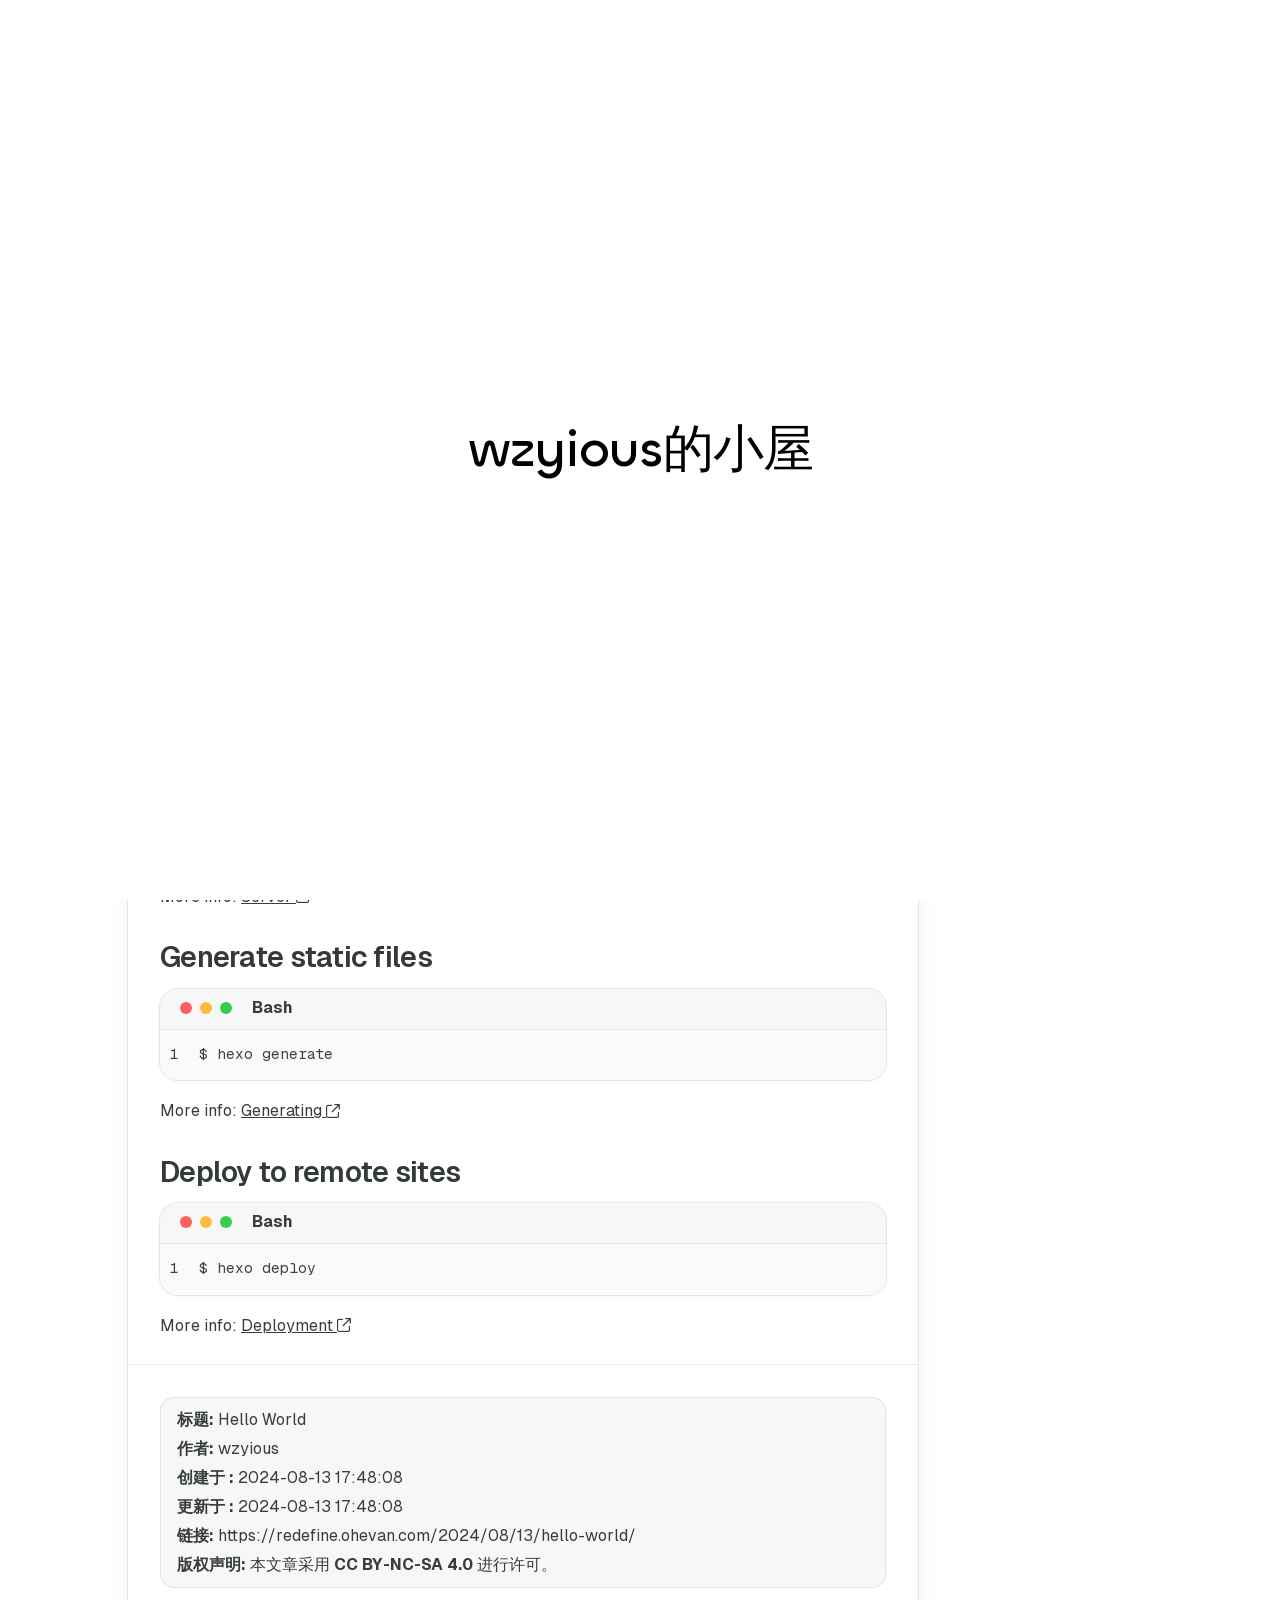
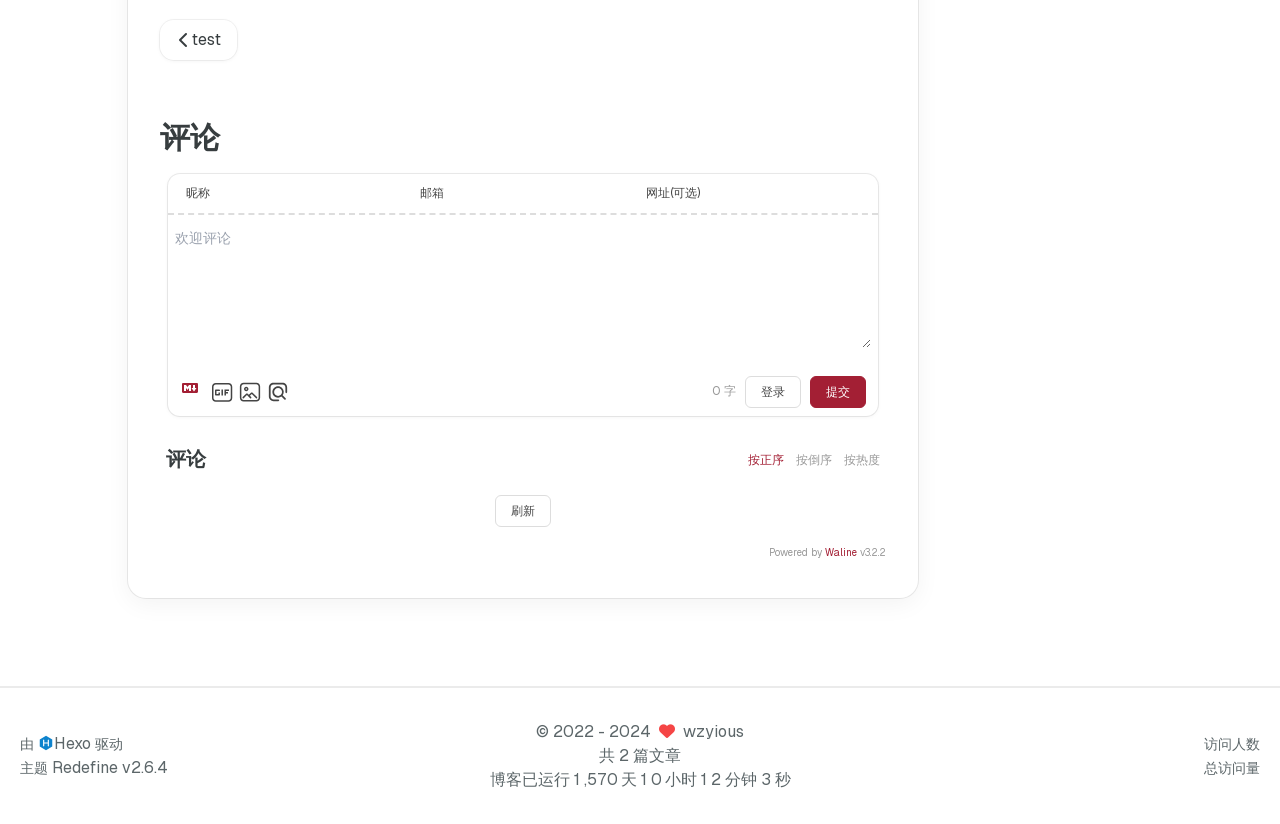
<file: 2024/08/13/hello-world/index.html>
<!DOCTYPE html>
<html lang="zh-CN">
<head>
    <meta charset="utf-8">
    <meta name="viewport" content="width=device-width, initial-scale=1">
    <meta name="keywords" content="Hexo Theme Redefine">
    
    <meta name="author" content="wzyious">
    <!-- preconnect -->
    <link rel="preconnect" href="https://fonts.googleapis.com">
    <link rel="preconnect" href="https://fonts.gstatic.com" crossorigin>

    
    <!--- Seo Part-->
    
    <link rel="canonical" href="https://wzyious.github.io/2024/08/13/hello-world/"/>
    <meta name="robots" content="index,follow">
    <meta name="googlebot" content="index,follow">
    <meta name="revisit-after" content="1 days">
    
        <meta name="description" content="Welcome to Hexo ! This is your very first post. Check documentation  for more info. If you get any problems when using Hexo, you can find the answer in troubleshooting  or you can ask me on GitHub . Q">
<meta property="og:type" content="article">
<meta property="og:title" content="Hello World">
<meta property="og:url" content="https://wzyious.github.io/2024/08/13/hello-world/index.html">
<meta property="og:site_name" content="wzyious的小屋">
<meta property="og:description" content="Welcome to Hexo ! This is your very first post. Check documentation  for more info. If you get any problems when using Hexo, you can find the answer in troubleshooting  or you can ask me on GitHub . Q">
<meta property="og:locale" content="zh_CN">
<meta property="article:published_time" content="2024-08-13T09:48:08.818Z">
<meta property="article:modified_time" content="2024-08-13T09:48:08.818Z">
<meta property="article:author" content="wzyious">
<meta name="twitter:card" content="summary">
    
    
    <!--- Icon Part-->
    <link rel="icon" type="image/png" href="/images/%E8%BE%90%E5%B0%84%E5%B0%8F%E5%AD%90.ico" sizes="192x192">
    <link rel="apple-touch-icon" sizes="180x180" href="/images/%E8%BE%90%E5%B0%84%E5%B0%8F%E5%AD%90.ico">
    <meta name="theme-color" content="#A31F34">
    <link rel="shortcut icon" href="/images/%E8%BE%90%E5%B0%84%E5%B0%8F%E5%AD%90.ico">
    <!--- Page Info-->
    
    <title>
        
            Hello World -
        
        wzyious的小屋
    </title>

    
<link rel="stylesheet" href="/fonts/Chillax/chillax.css">


    <!--- Inject Part-->
    

    
<link rel="stylesheet" href="/css/style.css">


    
        
<link rel="stylesheet" href="/assets/build/styles.css">

    

    
<link rel="stylesheet" href="/fonts/GeistMono/geist-mono.css">

    
<link rel="stylesheet" href="/fonts/Geist/geist.css">

    <!--- Font Part-->
    
    
    
    

    
        
<script src="/js/libs/anime.min.js"></script>

    

    <script id="hexo-configurations">
    window.config = {"hostname":"wzyious.github.io","root":"/","language":"zh-CN"};
    window.theme = {"articles":{"style":{"font_size":"16px","line_height":1.5,"image_border_radius":"14px","image_alignment":"center","image_caption":false,"link_icon":true,"title_alignment":"left","headings_top_spacing":{"h1":"3.2rem","h2":"2.4rem","h3":"1.9rem","h4":"1.6rem","h5":"1.4rem","h6":"1.3rem"}},"word_count":{"enable":true,"count":true,"min2read":true},"author_label":{"enable":true,"auto":false,"list":[]},"code_block":{"copy":true,"style":"mac","font":{"enable":false,"family":null,"url":null}},"toc":{"enable":true,"max_depth":3,"number":false,"expand":true,"init_open":true},"copyright":{"enable":true,"default":"cc_by_nc_sa"},"lazyload":true,"recommendation":{"enable":false,"title":"推荐阅读","limit":3,"mobile_limit":2,"placeholder":"/images/wallhaven-wqery6-light.webp","skip_dirs":[]}},"colors":{"primary":"#A31F34","secondary":null,"default_mode":"light"},"global":{"fonts":{"chinese":{"enable":false,"family":null,"url":null},"english":{"enable":false,"family":null,"url":null}},"content_max_width":"1000px","sidebar_width":"210px","hover":{"shadow":true,"scale":false},"scroll_progress":{"bar":false,"percentage":true},"website_counter":{"url":"https://cn.vercount.one/js","enable":true,"site_pv":true,"site_uv":true,"post_pv":true},"single_page":true,"preloader":true,"open_graph":true,"google_analytics":{"enable":false,"id":null}},"home_banner":{"enable":true,"style":"fixed","image":{"light":"/images/wallhaven-wqery6-light.webp","dark":"/images/wallhaven-wqery6-dark.webp"},"title":"Welcome to my little world!","subtitle":{"text":["你是第一个看到我博客的人😎","永远不要失去梦想"],"hitokoto":{"enable":false,"api":"https://v1.hitokoto.cn"},"typing_speed":100,"backing_speed":80,"starting_delay":500,"backing_delay":1500,"loop":true,"smart_backspace":true},"text_color":{"light":"#fff","dark":"#d1d1b6"},"text_style":{"title_size":"2.8rem","subtitle_size":"1.5rem","line_height":1.2},"custom_font":{"enable":false,"family":null,"url":null},"social_links":{"enable":false,"style":"default","links":{"github":null,"instagram":null,"zhihu":null,"twitter":null,"email":null},"qrs":{"weixin":null}}},"plugins":{"feed":{"enable":false},"aplayer":{"enable":false,"type":"fixed","audios":[{"name":null,"artist":null,"url":null,"cover":null,"lrc":null}]},"mermaid":{"enable":false,"version":"9.3.0"}},"version":"2.6.4","navbar":{"auto_hide":false,"color":{"left":"#f78736","right":"#367df7","transparency":35},"width":{"home":"1200px","pages":"1000px"},"links":{"Home":{"path":"/","icon":"fa-regular fa-house"}},"search":{"enable":false,"preload":true}},"page_templates":{"friends_column":2,"tags_style":"blur"},"home":{"sidebar":{"enable":true,"position":"left","first_item":"menu","announcement":null,"show_on_mobile":true,"links":null},"article_date_format":"auto","categories":{"enable":true,"limit":3},"tags":{"enable":true,"limit":3}},"footerStart":"2022/8/17 11:45:14"};
    window.lang_ago = {"second":"%s 秒前","minute":"%s 分钟前","hour":"%s 小时前","day":"%s 天前","week":"%s 周前","month":"%s 个月前","year":"%s 年前"};
    window.data = {"masonry":false};
  </script>
    
    <!--- Fontawesome Part-->
    
<link rel="stylesheet" href="/fontawesome/fontawesome.min.css">

    
<link rel="stylesheet" href="/fontawesome/brands.min.css">

    
<link rel="stylesheet" href="/fontawesome/solid.min.css">

    
<link rel="stylesheet" href="/fontawesome/regular.min.css">

    
    
    
    
<meta name="generator" content="Hexo 7.3.0"></head>


<body>
<div class="progress-bar-container">
    

    
        <span class="pjax-progress-bar"></span>
<!--        <span class="swup-progress-icon">-->
<!--            <i class="fa-solid fa-circle-notch fa-spin"></i>-->
<!--        </span>-->
    
</div>



    <style>
    :root {
        --preloader-background-color: #fff;
        --preloader-text-color: #000;
    }

    @media (prefers-color-scheme: dark) {
        :root {
            --preloader-background-color: #202124;
            --preloader-text-color: #fff;
        }
    }

    @media (prefers-color-scheme: light) {
        :root {
            --preloader-background-color: #fff;
            --preloader-text-color: #000;
        }
    }

    @media (max-width: 600px) {
        .ml13 {
            font-size: 2.6rem !important; /* Adjust this value as needed */
        }
    }

    .preloader {
        display: flex;
        flex-direction: column;
        gap: 1rem; /* Tailwind 'gap-4' is 1rem */
        align-items: center;
        justify-content: center;
        position: fixed;
        padding: 12px;
        top: 0;
        right: 0;
        bottom: 0;
        left: 0;
        width: 100vw;
        height: 100vh; /* 'h-screen' is 100% of the viewport height */
        background-color: var(--preloader-background-color);
        z-index: 1100; /* 'z-[1100]' sets the z-index */
        transition: opacity 0.2s ease-in-out;
    }

    .ml13 {
        font-size: 3.2rem;
        /* text-transform: uppercase; */
        color: var(--preloader-text-color);
        letter-spacing: -1px;
        font-weight: 500;
        font-family: 'Chillax-Variable', sans-serif;
        text-align: center;
    }

    .ml13 .word {
        display: inline-flex;
        flex-wrap: wrap;
        white-space: nowrap;
    }

    .ml13 .letter {
        display: inline-block;
        line-height: 1em;
    }
</style>

<div class="preloader">
    <h2 class="ml13">
        wzyious的小屋
    </h2>
    <script>
        var textWrapper = document.querySelector('.ml13');
        // Split text into words
        var words = textWrapper.textContent.trim().split(' ');

        // Clear the existing content
        textWrapper.innerHTML = '';

        // Wrap each word and its letters in spans
        words.forEach(function(word) {
            var wordSpan = document.createElement('span');
            wordSpan.classList.add('word');
            wordSpan.innerHTML = word.replace(/\S/g, "<span class='letter'>$&</span>");
            textWrapper.appendChild(wordSpan);
            textWrapper.appendChild(document.createTextNode(' ')); // Add space between words
        });

        var animation = anime.timeline({loop: true})
            .add({
                targets: '.ml13 .letter',
                translateY: [40,0],
                translateZ: 0,
                opacity: [0,1],
                filter: ['blur(5px)', 'blur(0px)'], // Starting from blurred to unblurred
                easing: "easeOutExpo",
                duration: 1400,
                delay: (el, i) => 300 + 30 * i,
            }).add({
                targets: '.ml13 .letter',
                translateY: [0,-40],
                opacity: [1,0],
                filter: ['blur(0px)', 'blur(5px)'], // Ending from unblurred to blurred
                easing: "easeInExpo",
                duration: 1200,
                delay: (el, i) => 100 + 30 * i,
                complete: function() {
                    hidePreloader(); // Call hidePreloader after the animation completes
                }
            });

        let themeStatus = JSON.parse(localStorage.getItem('REDEFINE-THEME-STATUS'))?.isDark;

        // If the theme status is not found in local storage, check the preferred color scheme
        if (themeStatus === undefined || themeStatus === null) {
            if (window.matchMedia && window.matchMedia('(prefers-color-scheme: dark)').matches) {
                themeStatus = 'dark';
            } else {
                themeStatus = 'light';
            }
        }

        // Now you can use the themeStatus variable in your code
        if (themeStatus) {
            document.documentElement.style.setProperty('--preloader-background-color', '#202124');
            document.documentElement.style.setProperty('--preloader-text-color', '#fff');
        } else {
            document.documentElement.style.setProperty('--preloader-background-color', '#fff');
            document.documentElement.style.setProperty('--preloader-text-color', '#000');
        }

        window.addEventListener('load', function () {
            setTimeout(hidePreloader, 5000); // Call hidePreloader after 5000 milliseconds if not already called by animation
        });

        function hidePreloader() {
            var preloader = document.querySelector('.preloader');
            preloader.style.opacity = '0';
            setTimeout(function () {
                preloader.style.display = 'none';
            }, 200);
        }
    </script>
</div>

<main class="page-container" id="swup">

    

    <div class="main-content-container">


        <div class="main-content-header">
            <header class="navbar-container px-6 md:px-12">

    <div class="navbar-content ">
        <div class="left">
            
            <a class="logo-title" href="/">
                
                wzyious的小屋
                
            </a>
        </div>

        <div class="right">
            <!-- PC -->
            <div class="desktop">
                <ul class="navbar-list">
                    
                        
                            

                            <li class="navbar-item">
                                <!-- Menu -->
                                <a class=""
                                   href="/"
                                        >
                                    <i class="fa-regular fa-house fa-fw"></i>
                                    首页
                                    
                                </a>

                                <!-- Submenu -->
                                
                            </li>
                    
                    
                </ul>
            </div>
            <!-- Mobile -->
            <div class="mobile">
                
                <div class="icon-item navbar-bar">
                    <div class="navbar-bar-middle"></div>
                </div>
            </div>
        </div>
    </div>

    <!-- Mobile sheet -->
    <div class="navbar-drawer h-screen w-full absolute top-0 left-0 bg-background-color flex flex-col justify-between">
        <ul class="drawer-navbar-list flex flex-col px-4 justify-center items-start">
            
                
                    

                    <li class="drawer-navbar-item text-base my-1.5 flex flex-col w-full">
                        
                        <a class="py-1.5 px-2 flex flex-row items-center justify-between gap-1 hover:!text-primary active:!text-primary text-2xl font-semibold group border-b border-border-color hover:border-primary w-full "
                           href="/"
                        >
                            <span>
                                首页
                            </span>
                            
                                <i class="fa-regular fa-house fa-sm fa-fw"></i>
                            
                        </a>
                        

                        
                    </li>
            

            
            
        </ul>

        <div class="statistics flex justify-around my-2.5">
    <a class="item tag-count-item flex flex-col justify-center items-center w-20" href="/tags">
        <div class="number text-2xl sm:text-xl text-second-text-color font-semibold">0</div>
        <div class="label text-third-text-color text-sm">标签</div>
    </a>
    <a class="item tag-count-item flex flex-col justify-center items-center w-20" href="/categories">
        <div class="number text-2xl sm:text-xl text-second-text-color font-semibold">0</div>
        <div class="label text-third-text-color text-sm">分类</div>
    </a>
    <a class="item tag-count-item flex flex-col justify-center items-center w-20" href="/archives">
        <div class="number text-2xl sm:text-xl text-second-text-color font-semibold">2</div>
        <div class="label text-third-text-color text-sm">文章</div>
    </a>
</div>
    </div>

    <div class="window-mask"></div>

</header>


        </div>

        <div class="main-content-body">

            

            <div class="main-content">

                
                    <div class="post-page-container flex relative justify-between box-border w-full h-full">
    <div class="article-content-container">

        <div class="article-title relative w-full">
            
                <div class="w-full flex items-center pt-6 justify-start">
                    <h1 class="article-title-regular text-second-text-color tracking-tight text-4xl md:text-6xl font-semibold px-2 sm:px-6 md:px-8 py-3">Hello World</h1>
                </div>
            
            </div>

        
            <div class="article-header flex flex-row gap-2 items-center px-2 sm:px-6 md:px-8">
                <div class="avatar w-[46px] h-[46px] flex-shrink-0 rounded-medium border border-border-color p-[1px]">
                    <img src="/images/%E8%BE%90%E5%B0%84%E5%B0%8F%E5%AD%90.jpg">
                </div>
                <div class="info flex flex-col justify-between">
                    <div class="author flex items-center">
                        <span class="name text-default-text-color text-lg font-semibold">wzyious</span>
                        
                            <span class="author-label ml-1.5 text-xs px-2 py-0.5 rounded-small text-third-text-color border border-shadow-color-1">Lv1</span>
                        
                    </div>
                    <div class="meta-info">
                        <div class="article-meta-info">
    <span class="article-date article-meta-item">
        <i class="fa-regular fa-pen-fancy"></i>&nbsp;
        <span class="desktop">2024-08-13 17:48:08</span>
        <span class="mobile">2024-08-13 17:48:08</span>
        <span class="hover-info">创建</span>
    </span>
    
        <span class="article-date article-meta-item">
            <i class="fa-regular fa-wrench"></i>&nbsp;
            <span class="desktop">2024-08-13 17:48:08</span>
            <span class="mobile">2024-08-13 17:48:08</span>
            <span class="hover-info">更新</span>
        </span>
    

    
    

    
    
    
    
        <span class="article-pv article-meta-item">
            <i class="fa-regular fa-eye"></i>&nbsp;<span id="busuanzi_value_page_pv"></span>
        </span>
    
</div>

                    </div>
                </div>
            </div>
        

        


        <div class="article-content markdown-body px-2 sm:px-6 md:px-8 pb-8">
            <p>Welcome to <a class="link" target="_blank" rel="noopener" href="https://hexo.io/">Hexo <i class="fa-regular fa-arrow-up-right-from-square fa-sm"></i></a>! This is your very first post. Check <a class="link" target="_blank" rel="noopener" href="https://hexo.io/docs/">documentation <i class="fa-regular fa-arrow-up-right-from-square fa-sm"></i></a> for more info. If you get any problems when using Hexo, you can find the answer in <a class="link" target="_blank" rel="noopener" href="https://hexo.io/docs/troubleshooting.html">troubleshooting <i class="fa-regular fa-arrow-up-right-from-square fa-sm"></i></a> or you can ask me on <a class="link" target="_blank" rel="noopener" href="https://github.com/hexojs/hexo/issues">GitHub <i class="fa-regular fa-arrow-up-right-from-square fa-sm"></i></a>.</p>
<h2 id="Quick-Start"><a href="#Quick-Start" class="headerlink" title="Quick Start"></a>Quick Start</h2><h3 id="Create-a-new-post"><a href="#Create-a-new-post" class="headerlink" title="Create a new post"></a>Create a new post</h3><div class="highlight-container" data-rel="Bash"><figure class="iseeu highlight bash"><table><tr><td class="gutter"><pre><span class="line">1</span><br></pre></td><td class="code"><pre><span class="line">$ hexo new <span class="string">&quot;My New Post&quot;</span></span><br></pre></td></tr></table></figure></div>

<p>More info: <a class="link" target="_blank" rel="noopener" href="https://hexo.io/docs/writing.html">Writing <i class="fa-regular fa-arrow-up-right-from-square fa-sm"></i></a></p>
<h3 id="Run-server"><a href="#Run-server" class="headerlink" title="Run server"></a>Run server</h3><div class="highlight-container" data-rel="Bash"><figure class="iseeu highlight bash"><table><tr><td class="gutter"><pre><span class="line">1</span><br></pre></td><td class="code"><pre><span class="line">$ hexo server</span><br></pre></td></tr></table></figure></div>

<p>More info: <a class="link" target="_blank" rel="noopener" href="https://hexo.io/docs/server.html">Server <i class="fa-regular fa-arrow-up-right-from-square fa-sm"></i></a></p>
<h3 id="Generate-static-files"><a href="#Generate-static-files" class="headerlink" title="Generate static files"></a>Generate static files</h3><div class="highlight-container" data-rel="Bash"><figure class="iseeu highlight bash"><table><tr><td class="gutter"><pre><span class="line">1</span><br></pre></td><td class="code"><pre><span class="line">$ hexo generate</span><br></pre></td></tr></table></figure></div>

<p>More info: <a class="link" target="_blank" rel="noopener" href="https://hexo.io/docs/generating.html">Generating <i class="fa-regular fa-arrow-up-right-from-square fa-sm"></i></a></p>
<h3 id="Deploy-to-remote-sites"><a href="#Deploy-to-remote-sites" class="headerlink" title="Deploy to remote sites"></a>Deploy to remote sites</h3><div class="highlight-container" data-rel="Bash"><figure class="iseeu highlight bash"><table><tr><td class="gutter"><pre><span class="line">1</span><br></pre></td><td class="code"><pre><span class="line">$ hexo deploy</span><br></pre></td></tr></table></figure></div>

<p>More info: <a class="link" target="_blank" rel="noopener" href="https://hexo.io/docs/one-command-deployment.html">Deployment <i class="fa-regular fa-arrow-up-right-from-square fa-sm"></i></a></p>

        </div>

        
            <div class="post-copyright-info w-full my-8 px-2 sm:px-6 md:px-8">
                <div class="article-copyright-info-container">
    <ul>
        <li><strong>标题:</strong> Hello World</li>
        <li><strong>作者:</strong> wzyious</li>
        <li><strong>创建于
                :</strong> 2024-08-13 17:48:08</li>
        
            <li>
                <strong>更新于
                    :</strong> 2024-08-13 17:48:08
            </li>
        
        <li>
            <strong>链接:</strong> https://redefine.ohevan.com/2024/08/13/hello-world/
        </li>
        <li>
            <strong>
                版权声明:
            </strong>
            

            
                本文章采用 <a class="license" target="_blank" rel="noopener" href="https://creativecommons.org/licenses/by-nc-sa/4.0">CC BY-NC-SA 4.0</a> 进行许可。
            
        </li>
    </ul>
</div>

            </div>
        

        

        

        
            <div class="article-nav my-8 flex justify-between items-center px-2 sm:px-6 md:px-8">
                
                    <div class="article-prev border-border-color shadow-redefine-flat shadow-shadow-color-2 rounded-medium px-4 py-2 hover:shadow-redefine-flat-hover hover:shadow-shadow-color-2">
                        <a class="prev"
                        rel="prev"
                        href="/2024/08/13/test/"
                        >
                            <span class="left arrow-icon flex justify-center items-center">
                                <i class="fa-solid fa-chevron-left"></i>
                            </span>
                            <span class="title flex justify-center items-center">
                                <span class="post-nav-title-item">test</span>
                                <span class="post-nav-item">上一篇</span>
                            </span>
                        </a>
                    </div>
                
                
            </div>
        


        
            <div class="comment-container px-2 sm:px-6 md:px-8 pb-8">
                <div class="comments-container mt-10 w-full ">
    <div id="comment-anchor" class="w-full h-2.5"></div>
    <div class="comment-area-title w-full my-1.5 md:my-2.5 text-xl md:text-3xl font-bold">
        评论
    </div>
    

        
            
    <div id="waline"></div>
    <script type="module" data-swup-reload-script>
      import { init } from '/js/libs/waline.mjs';

      function loadWaline() {
        init({
          el: '#waline',
          serverURL: 'https://example.example.com',
          lang: 'zh-CN',
          dark: 'body[class~="dark-mode"]',
          reaction: false,
          requiredMeta: ['nick', 'mail'],
          emoji: [],
          recaptchaV3Key: "wasd",
          
        });
      }

      if (typeof swup !== 'undefined') {
        loadWaline();
      } else {
        window.addEventListener('DOMContentLoaded', loadWaline);
      }
    </script>



        
    
</div>

            </div>
        
    </div>

    
        <div class="toc-content-container">
            <div class="post-toc-wrap">
    <div class="post-toc">
        <div class="toc-title">此页目录</div>
        <div class="page-title">Hello World</div>
        <ol class="nav"><li class="nav-item nav-level-2"><a class="nav-link" href="#Quick-Start"><span class="nav-text">Quick Start</span></a><ol class="nav-child"><li class="nav-item nav-level-3"><a class="nav-link" href="#Create-a-new-post"><span class="nav-text">Create a new post</span></a></li><li class="nav-item nav-level-3"><a class="nav-link" href="#Run-server"><span class="nav-text">Run server</span></a></li><li class="nav-item nav-level-3"><a class="nav-link" href="#Generate-static-files"><span class="nav-text">Generate static files</span></a></li><li class="nav-item nav-level-3"><a class="nav-link" href="#Deploy-to-remote-sites"><span class="nav-text">Deploy to remote sites</span></a></li></ol></li></ol>

    </div>
</div>
        </div>
    
</div>



                

            </div>

            

        </div>

        <div class="main-content-footer">
            <footer class="footer mt-5 py-5 h-auto text-base text-third-text-color relative border-t-2 border-t-border-color">
    <div class="info-container py-3 text-center">
        
        <div class="text-center">
            &copy;
            
              <span>2022</span>
              -
            
            2024&nbsp;&nbsp;<i class="fa-solid fa-heart fa-beat" style="--fa-animation-duration: 0.5s; color: #f54545"></i>&nbsp;&nbsp;<a href="/">wzyious</a>
            
                
                <p class="post-count space-x-0.5">
                    <span>
                        共 2 篇文章
                    </span>
                    
                </p>
            
        </div>
        
            <script data-swup-reload-script src="https://cn.vercount.one/js"></script>
            <div class="relative text-center lg:absolute lg:right-[20px] lg:top-1/2 lg:-translate-y-1/2 lg:text-right">
                
                    <span id="busuanzi_container_site_uv" class="lg:!block">
                        <span class="text-sm">访问人数</span>
                        <span id="busuanzi_value_site_uv"></span>
                    </span>
                
                
                    <span id="busuanzi_container_site_pv" class="lg:!block">
                        <span class="text-sm">总访问量</span>
                        <span id="busuanzi_value_site_pv"></span>
                    </span>
                
            </div>
        
        <div class="relative text-center lg:absolute lg:left-[20px] lg:top-1/2 lg:-translate-y-1/2 lg:text-left">
            <span class="lg:block text-sm">由 <?xml version="1.0" encoding="utf-8"?><!DOCTYPE svg PUBLIC "-//W3C//DTD SVG 1.1//EN" "http://www.w3.org/Graphics/SVG/1.1/DTD/svg11.dtd"><svg class="relative top-[2px] inline-block align-baseline" version="1.1" id="圖層_1" xmlns="http://www.w3.org/2000/svg" xmlns:xlink="http://www.w3.org/1999/xlink" x="0px" y="0px" width="1rem" height="1rem" viewBox="0 0 512 512" enable-background="new 0 0 512 512" xml:space="preserve"><path fill="#0E83CD" d="M256.4,25.8l-200,115.5L56,371.5l199.6,114.7l200-115.5l0.4-230.2L256.4,25.8z M349,354.6l-18.4,10.7l-18.6-11V275H200v79.6l-18.4,10.7l-18.6-11v-197l18.5-10.6l18.5,10.8V237h112v-79.6l18.5-10.6l18.5,10.8V354.6z"/></svg><a target="_blank" class="text-base" href="https://hexo.io">Hexo</a> 驱动</span>
            <span class="text-sm lg:block">主题&nbsp;<a class="text-base" target="_blank" href="https://github.com/EvanNotFound/hexo-theme-redefine">Redefine v2.6.4</a></span>
        </div>
        
        
            <div>
                博客已运行 <span class="odometer" id="runtime_days" ></span> 天 <span class="odometer" id="runtime_hours"></span> 小时 <span class="odometer" id="runtime_minutes"></span> 分钟 <span class="odometer" id="runtime_seconds"></span> 秒
            </div>
        
        
            <script data-swup-reload-script>
                try {
                    function odometer_init() {
                    const elements = document.querySelectorAll('.odometer');
                    elements.forEach(el => {
                        new Odometer({
                            el,
                            format: '( ddd).dd',
                            duration: 200
                        });
                    });
                    }
                    odometer_init();
                } catch (error) {}
            </script>
        
        
        
    </div>  
</footer>
        </div>
    </div>

    
        <div class="post-tools">
            <div class="post-tools-container">
    <ul class="article-tools-list">
        <!-- TOC aside toggle -->
        
            <li class="right-bottom-tools page-aside-toggle">
                <i class="fa-regular fa-outdent"></i>
            </li>
        

        <!-- go comment -->
        
            <li class="go-comment">
                <i class="fa-regular fa-comments"></i>
            </li>
        
    </ul>
</div>

        </div>
    

    <div class="right-side-tools-container">
        <div class="side-tools-container">
    <ul class="hidden-tools-list">
        <li class="right-bottom-tools tool-font-adjust-plus flex justify-center items-center">
            <i class="fa-regular fa-magnifying-glass-plus"></i>
        </li>

        <li class="right-bottom-tools tool-font-adjust-minus flex justify-center items-center">
            <i class="fa-regular fa-magnifying-glass-minus"></i>
        </li>

        <li class="right-bottom-tools tool-dark-light-toggle flex justify-center items-center">
            <i class="fa-regular fa-moon"></i>
        </li>

        <!-- rss -->
        

        

        <li class="right-bottom-tools tool-scroll-to-bottom flex justify-center items-center">
            <i class="fa-regular fa-arrow-down"></i>
        </li>
    </ul>

    <ul class="visible-tools-list">
        <li class="right-bottom-tools toggle-tools-list flex justify-center items-center">
            <i class="fa-regular fa-cog fa-spin"></i>
        </li>
        
            <li class="right-bottom-tools tool-scroll-to-top flex justify-center items-center">
                <i class="arrow-up fas fa-arrow-up"></i>
                <span class="percent"></span>
            </li>
        
        
    </ul>
</div>

    </div>

    <div class="image-viewer-container">
    <img src="">
</div>


    

</main>


    
<script src="/js/libs/Swup.min.js"></script>

<script src="/js/libs/SwupSlideTheme.min.js"></script>

<script src="/js/libs/SwupScriptsPlugin.min.js"></script>

<script src="/js/libs/SwupProgressPlugin.min.js"></script>

<script src="/js/libs/SwupScrollPlugin.min.js"></script>

<script src="/js/libs/SwupPreloadPlugin.min.js"></script>

<script>
    const swup = new Swup({
        plugins: [
            new SwupScriptsPlugin({
                optin: true,
            }),
            new SwupProgressPlugin(),
            new SwupScrollPlugin({
                offset: 80,
            }),
            new SwupSlideTheme({
                mainElement: ".main-content-body",
            }),
            new SwupPreloadPlugin(),
        ],
        containers: ["#swup"],
    });
</script>







<script src="/js/tools/imageViewer.js" type="module"></script>

<script src="/js/utils.js" type="module"></script>

<script src="/js/main.js" type="module"></script>

<script src="/js/layouts/navbarShrink.js" type="module"></script>

<script src="/js/tools/scrollTopBottom.js" type="module"></script>

<script src="/js/tools/lightDarkSwitch.js" type="module"></script>

<script src="/js/layouts/categoryList.js" type="module"></script>





    
<script src="/js/tools/codeBlock.js" type="module"></script>




    
<script src="/js/layouts/lazyload.js" type="module"></script>




    
<script src="/js/tools/runtime.js"></script>

    
<script src="/js/libs/odometer.min.js"></script>

    
<link rel="stylesheet" href="/assets/odometer-theme-minimal.css">




  
<script src="/js/libs/Typed.min.js"></script>

  
<script src="/js/plugins/typed.js" type="module"></script>









<div class="post-scripts" data-swup-reload-script>
    
        
<script src="/js/tools/tocToggle.js" type="module"></script>

<script src="/js/layouts/toc.js" type="module"></script>

<script src="/js/plugins/tabs.js" type="module"></script>

    
</div>


</body>
</html>
</file>
<file: fonts/Chillax/chillax.css>
/**
 * @license
 *
 * Font Family: Chillax
 * Designed by: Manushi Parikh
 * URL: https://www.fontshare.com/fonts/chillax
 * © 2023 Indian Type Foundry
 *
 * Font Style:
 * Chillax Variable(Variable font)
 *
*/


/**
* This is a variable font
* You can controll variable axes as shown below:
* font-variation-settings: 'wght' 700.0;
*
* available axes:

* 'wght' (range from 200.0 to 700.0)

*/

@font-face {
    font-family: 'Chillax-Variable';
    src:local('Chillax-Variable'),
        local('ChillaxVariable'),
        local('Chillax Variable'),
        local('Chillax'),
        url('Chillax-Variable.woff2') format('woff2'),
        url('Chillax-Variable.woff') format('woff'),
        url('Chillax-Variable.ttf') format('truetype');
    font-weight: 200 700;
    font-display: swap;
    font-style: normal;
}
</file>
<file: fonts/GeistMono/geist-mono.css>
/*
 * Geist Mono Variable v1.3.0
 * By Vercel
 */

@font-face {
  font-display: swap;
  font-family: "Geist Mono";
  font-style: normal;
  font-weight: 400;
  src: local('Geist Mono'),
  local('GeistMono'),
  url("GeistMonoVF.woff2") format("woff2"),
  url("GeistMonoVF.woff") format("woff"),
  url("GeistMonoVF.ttf") format("truetype");
}
</file>
<file: fonts/Geist/geist.css>
/*
 * Geist Variable v1.3.0
 * By Vercel
 */

@font-face {
    font-family: 'Geist Variable';
    src: local('Geist Variable'),
    local('GeistVariable'),
    url('GeistVF.woff2') format('woff2'),
    url('GeistVF.woff') format('woff'),
    url('GeistVF.ttf') format('truetype');
    font-weight: 200 700;
    font-display: swap;
    font-style: normal;
}
</file>
<file: assets/odometer-theme-minimal.css>
.odometer.odometer-auto-theme, .odometer.odometer-theme-minimal {
  display: inline-block;
  vertical-align: middle;
  *vertical-align: auto;
  *zoom: 1;
  *display: inline;
  position: relative;
}
.odometer.odometer-auto-theme .odometer-digit, .odometer.odometer-theme-minimal .odometer-digit {
  display: inline-block;
  vertical-align: middle;
  *vertical-align: auto;
  *zoom: 1;
  *display: inline;
  position: relative;
}
.odometer.odometer-auto-theme .odometer-digit .odometer-digit-spacer, .odometer.odometer-theme-minimal .odometer-digit .odometer-digit-spacer {
  display: inline-block;
  vertical-align: middle;
  *vertical-align: auto;
  *zoom: 1;
  *display: inline;
  visibility: hidden;
}
.odometer.odometer-auto-theme .odometer-digit .odometer-digit-inner, .odometer.odometer-theme-minimal .odometer-digit .odometer-digit-inner {
  text-align: left;
  display: block;
  position: absolute;
  top: 0;
  left: 0;
  right: 0;
  bottom: 0;
  overflow: hidden;
}
.odometer.odometer-auto-theme .odometer-digit .odometer-ribbon, .odometer.odometer-theme-minimal .odometer-digit .odometer-ribbon {
  display: block;
}
.odometer.odometer-auto-theme .odometer-digit .odometer-ribbon-inner, .odometer.odometer-theme-minimal .odometer-digit .odometer-ribbon-inner {
  display: block;
  -webkit-backface-visibility: hidden;
}
.odometer.odometer-auto-theme .odometer-digit .odometer-value, .odometer.odometer-theme-minimal .odometer-digit .odometer-value {
  display: block;
  -webkit-transform: translateZ(0);
}
.odometer.odometer-auto-theme .odometer-digit .odometer-value.odometer-last-value, .odometer.odometer-theme-minimal .odometer-digit .odometer-value.odometer-last-value {
  position: absolute;
}
.odometer.odometer-auto-theme.odometer-animating-up .odometer-ribbon-inner, .odometer.odometer-theme-minimal.odometer-animating-up .odometer-ribbon-inner {
  -webkit-transition: -webkit-transform 2s;
  -moz-transition: -moz-transform 2s;
  -ms-transition: -ms-transform 2s;
  -o-transition: -o-transform 2s;
  transition: transform 2s;
}
.odometer.odometer-auto-theme.odometer-animating-up.odometer-animating .odometer-ribbon-inner, .odometer.odometer-theme-minimal.odometer-animating-up.odometer-animating .odometer-ribbon-inner {
  -webkit-transform: translateY(-100%);
  -moz-transform: translateY(-100%);
  -ms-transform: translateY(-100%);
  -o-transform: translateY(-100%);
  transform: translateY(-100%);
}
.odometer.odometer-auto-theme.odometer-animating-down .odometer-ribbon-inner, .odometer.odometer-theme-minimal.odometer-animating-down .odometer-ribbon-inner {
  -webkit-transform: translateY(-100%);
  -moz-transform: translateY(-100%);
  -ms-transform: translateY(-100%);
  -o-transform: translateY(-100%);
  transform: translateY(-100%);
}
.odometer.odometer-auto-theme.odometer-animating-down.odometer-animating .odometer-ribbon-inner, .odometer.odometer-theme-minimal.odometer-animating-down.odometer-animating .odometer-ribbon-inner {
  -webkit-transition: -webkit-transform 2s;
  -moz-transition: -moz-transform 2s;
  -ms-transition: -ms-transform 2s;
  -o-transition: -o-transform 2s;
  transition: transform 2s;
  -webkit-transform: translateY(0);
  -moz-transform: translateY(0);
  -ms-transform: translateY(0);
  -o-transform: translateY(0);
  transform: translateY(0);
}
</file>
<file: css/style.css>
@tailwind base;
@tailwind components;
@tailwind utilities;
.fade-in-down-animation {
  animation-fill-mode: both;
  animation-duration: 1s;
  animation-name: fade-in-down;
  will-change: transform;
}
.title-hover-animation {
  display: inline-block;
  position: relative;
  border-bottom: none;
  line-height: 1.3;
  vertical-align: top;
  color: var(--second-text-color);
}
.title-hover-animation::before {
  content: '';
  position: absolute;
  width: 100%;
  height: 2px;
  bottom: -4px;
  left: 0;
  background-color: var(--second-text-color);
  visibility: hidden;
  transform: scaleX(0);
  transition-property: color, background, box-shadow, border-color, visibility, transform;
  transition-delay: 0s, 0s, 0s, 0s, 0s, 0s;
  transition-duration: 0.2s, 0.2s, 0.2s, 0.2s, 0.2s, 0.2s;
  transition-timing-function: ease, ease, ease, ease, ease-in-out, ease-in-out;
}
@-moz-keyframes fade-in-down {
  0% {
    opacity: 0;
    transform: translateY(-50px);
  }
  100% {
    opacity: 1;
    transform: translateY(0);
  }
}
@-webkit-keyframes fade-in-down {
  0% {
    opacity: 0;
    transform: translateY(-50px);
  }
  100% {
    opacity: 1;
    transform: translateY(0);
  }
}
@-o-keyframes fade-in-down {
  0% {
    opacity: 0;
    transform: translateY(-50px);
  }
  100% {
    opacity: 1;
    transform: translateY(0);
  }
}
@keyframes fade-in-down {
  0% {
    opacity: 0;
    transform: translateY(-50px);
  }
  100% {
    opacity: 1;
    transform: translateY(0);
  }
}
@-moz-keyframes icon-animate {
  0%, 100% {
    transform: scale(1);
  }
  10%, 30% {
    transform: scale(0.88);
  }
  20%, 40%, 60%, 80% {
    transform: scale(1.08);
  }
  50%, 70% {
    transform: scale(1.08);
  }
}
@-webkit-keyframes icon-animate {
  0%, 100% {
    transform: scale(1);
  }
  10%, 30% {
    transform: scale(0.88);
  }
  20%, 40%, 60%, 80% {
    transform: scale(1.08);
  }
  50%, 70% {
    transform: scale(1.08);
  }
}
@-o-keyframes icon-animate {
  0%, 100% {
    transform: scale(1);
  }
  10%, 30% {
    transform: scale(0.88);
  }
  20%, 40%, 60%, 80% {
    transform: scale(1.08);
  }
  50%, 70% {
    transform: scale(1.08);
  }
}
@keyframes icon-animate {
  0%, 100% {
    transform: scale(1);
  }
  10%, 30% {
    transform: scale(0.88);
  }
  20%, 40%, 60%, 80% {
    transform: scale(1.08);
  }
  50%, 70% {
    transform: scale(1.08);
  }
}
:root {
  --background-color: #fff;
  --background-color-transparent: rgba(255,255,255,0.6);
  --background-color-transparent-15: rgba(255,255,255,0.15);
  --background-color-transparent-40: rgba(255,255,255,0.4);
  --background-color-transparent-80: rgba(255,255,255,0.8);
  --second-background-color: #fafafa;
  --third-background-color: #f7f7f7;
  --third-background-color-transparent: rgba(241,241,241,0.6);
  --primary-color: #a31f34;
  --first-text-color: #323739;
  --second-text-color: #343a3c;
  --third-text-color: #5c6669;
  --fourth-text-color: #eaeced;
  --default-text-color: #373d3f;
  --invert-text-color: #bebec6;
  --border-color: rgba(0,0,0,0.08);
  --selection-color: #be243c;
  --shadow-color-1: rgba(0,0,0,0.08);
  --shadow-color-2: rgba(0,0,0,0.05);
  --shadow-hover-color: rgba(0,0,0,0.28);
  --scrollbar-color: #c1c1c1;
  --scrollbar-color-hover: #a1a1a1;
  --scroll-bar-bg-color: #fafafa;
  --link-color: #323739;
  --copyright-info-color: #c03;
  --avatar-background-color: #06c;
  --pjax-progress-bar-color: linear-gradient(45deg, #f10006, #ef5b00, #e59c01, #19ca05, #00cab5, #0264c8, #c303c3);
  --archive-timeline-last-child-color: linear-gradient(to bottom, #e8e8e8 60%, rgba(0,0,0,0) 100%) 1 100%;
  --note-blue-title-bg: #d6f7fb;
  --note-red-title-bg: #fde9e9;
  --note-cyan-title-bg: #e9fdf9;
  --note-green-title-bg: #e9fde9;
  --note-yellow-title-bg: #fdf9e9;
  --note-gray-title-bg: #f9f9f9;
  --note-type-title-bg: #fdf3e9;
  --note-black-title-bg: #e9e9e9;
  --note-purple-title-bg: #f9e9fd;
  --home-banner-text-color: #fff;
  --home-banner-icons-container-border-color: rgba(255,255,255,0.35);
  --home-banner-icons-container-background-color: rgba(255,255,255,0.3);
  --redefine-box-shadow: var(--shadow-color-2) 0px 6px 24px 0px, var(--shadow-color-1) 0px 0px 0px 1px;
  --redefine-box-shadow-hover: var(--shadow-color-2) 0px 6px 24px 0px, var(--shadow-color-1) 0px 0px 0px 1px, var(--shadow-color-1) 0px 0px 0px 1px inset;
  --redefine-box-shadow-flat: var(--shadow-color-2) 0px 1px 4px 0px, var(--shadow-color-1) 0px 0px 0px 1px;
  --redefine-box-shadow-flat-hover: var(--shadow-color-2) 0px 1px 4px 0px, var(--shadow-color-1) 0px 0px 0px 1px, var(--shadow-color-1) 0px 0px 0px 1px inset;
  --mermaid-theme: '';
}
@media (prefers-color-scheme: light) {
  :root {
    --background-color: #fff;
    --background-color-transparent: rgba(255,255,255,0.6);
    --background-color-transparent-15: rgba(255,255,255,0.15);
    --background-color-transparent-40: rgba(255,255,255,0.4);
    --background-color-transparent-80: rgba(255,255,255,0.8);
    --second-background-color: #fafafa;
    --third-background-color: #f7f7f7;
    --third-background-color-transparent: rgba(241,241,241,0.6);
    --primary-color: #a31f34;
    --first-text-color: #323739;
    --second-text-color: #343a3c;
    --third-text-color: #5c6669;
    --fourth-text-color: #eaeced;
    --default-text-color: #373d3f;
    --invert-text-color: #bebec6;
    --border-color: rgba(0,0,0,0.08);
    --selection-color: #be243c;
    --shadow-color-1: rgba(0,0,0,0.08);
    --shadow-color-2: rgba(0,0,0,0.05);
    --shadow-hover-color: rgba(0,0,0,0.28);
    --scrollbar-color: #c1c1c1;
    --scrollbar-color-hover: #a1a1a1;
    --scroll-bar-bg-color: #fafafa;
    --link-color: #323739;
    --copyright-info-color: #c03;
    --avatar-background-color: #06c;
    --pjax-progress-bar-color: linear-gradient(45deg, #f10006, #ef5b00, #e59c01, #19ca05, #00cab5, #0264c8, #c303c3);
    --archive-timeline-last-child-color: linear-gradient(to bottom, #e8e8e8 60%, rgba(0,0,0,0) 100%) 1 100%;
    --note-blue-title-bg: #d6f7fb;
    --note-red-title-bg: #fde9e9;
    --note-cyan-title-bg: #e9fdf9;
    --note-green-title-bg: #e9fde9;
    --note-yellow-title-bg: #fdf9e9;
    --note-gray-title-bg: #f9f9f9;
    --note-type-title-bg: #fdf3e9;
    --note-black-title-bg: #e9e9e9;
    --note-purple-title-bg: #f9e9fd;
    --home-banner-text-color: #fff;
    --home-banner-icons-container-border-color: rgba(255,255,255,0.35);
    --home-banner-icons-container-background-color: rgba(255,255,255,0.3);
    --redefine-box-shadow: var(--shadow-color-2) 0px 6px 24px 0px, var(--shadow-color-1) 0px 0px 0px 1px;
    --redefine-box-shadow-hover: var(--shadow-color-2) 0px 6px 24px 0px, var(--shadow-color-1) 0px 0px 0px 1px, var(--shadow-color-1) 0px 0px 0px 1px inset;
    --redefine-box-shadow-flat: var(--shadow-color-2) 0px 1px 4px 0px, var(--shadow-color-1) 0px 0px 0px 1px;
    --redefine-box-shadow-flat-hover: var(--shadow-color-2) 0px 1px 4px 0px, var(--shadow-color-1) 0px 0px 0px 1px, var(--shadow-color-1) 0px 0px 0px 1px inset;
    --mermaid-theme: '';
  }
}
@media (prefers-color-scheme: dark) {
  :root {
    --background-color: #202124;
    --background-color-transparent: rgba(32,33,36,0.4);
    --background-color-transparent-15: rgba(32,33,36,0.15);
    --background-color-transparent-40: rgba(32,33,36,0.4);
    --background-color-transparent-80: rgba(32,33,36,0.8);
    --second-background-color: #242529;
    --third-background-color: #292b2f;
    --third-background-color-transparent: rgba(32,33,36,0.6);
    --primary-color: #a31f34;
    --first-text-color: #d2d2d7;
    --second-text-color: #cbcbd1;
    --third-text-color: #9595a2;
    --fourth-text-color: #242429;
    --default-text-color: #bebec6;
    --invert-text-color: #373d3f;
    --border-color: rgba(255,255,255,0.08);
    --selection-color: #be243c;
    --shadow-color-1: rgba(255,255,255,0.08);
    --shadow-color-2: rgba(255,255,255,0.05);
    --shadow-hover-color: rgba(69,69,69,0.28);
    --scrollbar-color: #898989;
    --scrollbar-color-hover: #a1a1a1;
    --scroll-bar-bg-color: #2a2c30;
    --link-color: #c5c5cc;
    --copyright-info-color: #a30029;
    --avatar-background-color: #005cb8;
    --pjax-progress-bar-color: linear-gradient(45deg, #ea404a, #ea722f, #e9a71f, #67e559, #18ecec, #1b85f1, #ee1dee);
    --archive-timeline-last-child-color: linear-gradient(to bottom, #323232 60%, rgba(255,255,255,0) 100%) 1 100%;
    --note-blue-title-bg: #1e3e46;
    --note-red-title-bg: #4e1e1e;
    --note-cyan-title-bg: #1e4e4e;
    --note-green-title-bg: #1e4e1e;
    --note-yellow-title-bg: #4e4e1e;
    --note-gray-title-bg: #4e4e4e;
    --note-type-title-bg: #4e3a1e;
    --note-black-title-bg: #1e1e1e;
    --note-purple-title-bg: #4e1e4e;
    --home-banner-text-color: #d1d1b6;
    --home-banner-icons-container-border-color: rgba(197,197,197,0.35);
    --home-banner-icons-container-background-color: rgba(197,197,197,0.3);
    --redefine-box-shadow: var(--shadow-color-2) 0px 6px 24px 0px, var(--shadow-color-1) 0px 0px 0px 1px;
    --redefine-box-shadow-hover: var(--shadow-color-2) 0px 6px 24px 0px, var(--shadow-color-1) 0px 0px 0px 1px, var(--shadow-color-1) 0px 0px 0px 1px inset;
    --redefine-box-shadow-flat: var(--shadow-color-2) 0px 1px 4px 0px, var(--shadow-color-1) 0px 0px 0px 1px;
    --redefine-box-shadow-flat-hover: var(--shadow-color-2) 0px 1px 4px 0px, var(--shadow-color-1) 0px 0px 0px 1px, var(--shadow-color-1) 0px 0px 0px 1px inset;
    --mermaid-theme: '';
  }
}
.light-mode {
  --background-color: #fff;
  --background-color-transparent: rgba(255,255,255,0.6);
  --background-color-transparent-15: rgba(255,255,255,0.15);
  --background-color-transparent-40: rgba(255,255,255,0.4);
  --background-color-transparent-80: rgba(255,255,255,0.8);
  --second-background-color: #fafafa;
  --third-background-color: #f7f7f7;
  --third-background-color-transparent: rgba(241,241,241,0.6);
  --primary-color: #a31f34;
  --first-text-color: #323739;
  --second-text-color: #343a3c;
  --third-text-color: #5c6669;
  --fourth-text-color: #eaeced;
  --default-text-color: #373d3f;
  --invert-text-color: #bebec6;
  --border-color: rgba(0,0,0,0.08);
  --selection-color: #be243c;
  --shadow-color-1: rgba(0,0,0,0.08);
  --shadow-color-2: rgba(0,0,0,0.05);
  --shadow-hover-color: rgba(0,0,0,0.28);
  --scrollbar-color: #c1c1c1;
  --scrollbar-color-hover: #a1a1a1;
  --scroll-bar-bg-color: #fafafa;
  --link-color: #323739;
  --copyright-info-color: #c03;
  --avatar-background-color: #06c;
  --pjax-progress-bar-color: linear-gradient(45deg, #f10006, #ef5b00, #e59c01, #19ca05, #00cab5, #0264c8, #c303c3);
  --archive-timeline-last-child-color: linear-gradient(to bottom, #e8e8e8 60%, rgba(0,0,0,0) 100%) 1 100%;
  --note-blue-title-bg: #d6f7fb;
  --note-red-title-bg: #fde9e9;
  --note-cyan-title-bg: #e9fdf9;
  --note-green-title-bg: #e9fde9;
  --note-yellow-title-bg: #fdf9e9;
  --note-gray-title-bg: #f9f9f9;
  --note-type-title-bg: #fdf3e9;
  --note-black-title-bg: #e9e9e9;
  --note-purple-title-bg: #f9e9fd;
  --home-banner-text-color: #fff;
  --home-banner-icons-container-border-color: rgba(255,255,255,0.35);
  --home-banner-icons-container-background-color: rgba(255,255,255,0.3);
  --redefine-box-shadow: var(--shadow-color-2) 0px 6px 24px 0px, var(--shadow-color-1) 0px 0px 0px 1px;
  --redefine-box-shadow-hover: var(--shadow-color-2) 0px 6px 24px 0px, var(--shadow-color-1) 0px 0px 0px 1px, var(--shadow-color-1) 0px 0px 0px 1px inset;
  --redefine-box-shadow-flat: var(--shadow-color-2) 0px 1px 4px 0px, var(--shadow-color-1) 0px 0px 0px 1px;
  --redefine-box-shadow-flat-hover: var(--shadow-color-2) 0px 1px 4px 0px, var(--shadow-color-1) 0px 0px 0px 1px, var(--shadow-color-1) 0px 0px 0px 1px inset;
  --mermaid-theme: '';
}
.dark-mode {
  --background-color: #202124;
  --background-color-transparent: rgba(32,33,36,0.4);
  --background-color-transparent-15: rgba(32,33,36,0.15);
  --background-color-transparent-40: rgba(32,33,36,0.4);
  --background-color-transparent-80: rgba(32,33,36,0.8);
  --second-background-color: #242529;
  --third-background-color: #292b2f;
  --third-background-color-transparent: rgba(32,33,36,0.6);
  --primary-color: #a31f34;
  --first-text-color: #d2d2d7;
  --second-text-color: #cbcbd1;
  --third-text-color: #9595a2;
  --fourth-text-color: #242429;
  --default-text-color: #bebec6;
  --invert-text-color: #373d3f;
  --border-color: rgba(255,255,255,0.08);
  --selection-color: #be243c;
  --shadow-color-1: rgba(255,255,255,0.08);
  --shadow-color-2: rgba(255,255,255,0.05);
  --shadow-hover-color: rgba(69,69,69,0.28);
  --scrollbar-color: #898989;
  --scrollbar-color-hover: #a1a1a1;
  --scroll-bar-bg-color: #2a2c30;
  --link-color: #c5c5cc;
  --copyright-info-color: #a30029;
  --avatar-background-color: #005cb8;
  --pjax-progress-bar-color: linear-gradient(45deg, #ea404a, #ea722f, #e9a71f, #67e559, #18ecec, #1b85f1, #ee1dee);
  --archive-timeline-last-child-color: linear-gradient(to bottom, #323232 60%, rgba(255,255,255,0) 100%) 1 100%;
  --note-blue-title-bg: #1e3e46;
  --note-red-title-bg: #4e1e1e;
  --note-cyan-title-bg: #1e4e4e;
  --note-green-title-bg: #1e4e1e;
  --note-yellow-title-bg: #4e4e1e;
  --note-gray-title-bg: #4e4e4e;
  --note-type-title-bg: #4e3a1e;
  --note-black-title-bg: #1e1e1e;
  --note-purple-title-bg: #4e1e4e;
  --home-banner-text-color: #d1d1b6;
  --home-banner-icons-container-border-color: rgba(197,197,197,0.35);
  --home-banner-icons-container-background-color: rgba(197,197,197,0.3);
  --redefine-box-shadow: var(--shadow-color-2) 0px 6px 24px 0px, var(--shadow-color-1) 0px 0px 0px 1px;
  --redefine-box-shadow-hover: var(--shadow-color-2) 0px 6px 24px 0px, var(--shadow-color-1) 0px 0px 0px 1px, var(--shadow-color-1) 0px 0px 0px 1px inset;
  --redefine-box-shadow-flat: var(--shadow-color-2) 0px 1px 4px 0px, var(--shadow-color-1) 0px 0px 0px 1px;
  --redefine-box-shadow-flat-hover: var(--shadow-color-2) 0px 1px 4px 0px, var(--shadow-color-1) 0px 0px 0px 1px, var(--shadow-color-1) 0px 0px 0px 1px inset;
  --mermaid-theme: '';
}
:root {
  --background-color: #fff;
  --background-color-transparent: rgba(255,255,255,0.6);
  --background-color-transparent-15: rgba(255,255,255,0.15);
  --background-color-transparent-40: rgba(255,255,255,0.4);
  --background-color-transparent-80: rgba(255,255,255,0.8);
  --second-background-color: #fafafa;
  --third-background-color: #f7f7f7;
  --third-background-color-transparent: rgba(241,241,241,0.6);
  --primary-color: #a31f34;
  --first-text-color: #323739;
  --second-text-color: #343a3c;
  --third-text-color: #5c6669;
  --fourth-text-color: #eaeced;
  --default-text-color: #373d3f;
  --invert-text-color: #bebec6;
  --border-color: rgba(0,0,0,0.08);
  --selection-color: #be243c;
  --shadow-color-1: rgba(0,0,0,0.08);
  --shadow-color-2: rgba(0,0,0,0.05);
  --shadow-hover-color: rgba(0,0,0,0.28);
  --scrollbar-color: #c1c1c1;
  --scrollbar-color-hover: #a1a1a1;
  --scroll-bar-bg-color: #fafafa;
  --link-color: #323739;
  --copyright-info-color: #c03;
  --avatar-background-color: #06c;
  --pjax-progress-bar-color: linear-gradient(45deg, #f10006, #ef5b00, #e59c01, #19ca05, #00cab5, #0264c8, #c303c3);
  --archive-timeline-last-child-color: linear-gradient(to bottom, #e8e8e8 60%, rgba(0,0,0,0) 100%) 1 100%;
  --note-blue-title-bg: #d6f7fb;
  --note-red-title-bg: #fde9e9;
  --note-cyan-title-bg: #e9fdf9;
  --note-green-title-bg: #e9fde9;
  --note-yellow-title-bg: #fdf9e9;
  --note-gray-title-bg: #f9f9f9;
  --note-type-title-bg: #fdf3e9;
  --note-black-title-bg: #e9e9e9;
  --note-purple-title-bg: #f9e9fd;
  --home-banner-text-color: #fff;
  --home-banner-icons-container-border-color: rgba(255,255,255,0.35);
  --home-banner-icons-container-background-color: rgba(255,255,255,0.3);
  --redefine-box-shadow: var(--shadow-color-2) 0px 6px 24px 0px, var(--shadow-color-1) 0px 0px 0px 1px;
  --redefine-box-shadow-hover: var(--shadow-color-2) 0px 6px 24px 0px, var(--shadow-color-1) 0px 0px 0px 1px, var(--shadow-color-1) 0px 0px 0px 1px inset;
  --redefine-box-shadow-flat: var(--shadow-color-2) 0px 1px 4px 0px, var(--shadow-color-1) 0px 0px 0px 1px;
  --redefine-box-shadow-flat-hover: var(--shadow-color-2) 0px 1px 4px 0px, var(--shadow-color-1) 0px 0px 0px 1px, var(--shadow-color-1) 0px 0px 0px 1px inset;
  --mermaid-theme: '';
}
@media (prefers-color-scheme: light) {
  :root {
    --background-color: #fff;
    --background-color-transparent: rgba(255,255,255,0.6);
    --background-color-transparent-15: rgba(255,255,255,0.15);
    --background-color-transparent-40: rgba(255,255,255,0.4);
    --background-color-transparent-80: rgba(255,255,255,0.8);
    --second-background-color: #fafafa;
    --third-background-color: #f7f7f7;
    --third-background-color-transparent: rgba(241,241,241,0.6);
    --primary-color: #a31f34;
    --first-text-color: #323739;
    --second-text-color: #343a3c;
    --third-text-color: #5c6669;
    --fourth-text-color: #eaeced;
    --default-text-color: #373d3f;
    --invert-text-color: #bebec6;
    --border-color: rgba(0,0,0,0.08);
    --selection-color: #be243c;
    --shadow-color-1: rgba(0,0,0,0.08);
    --shadow-color-2: rgba(0,0,0,0.05);
    --shadow-hover-color: rgba(0,0,0,0.28);
    --scrollbar-color: #c1c1c1;
    --scrollbar-color-hover: #a1a1a1;
    --scroll-bar-bg-color: #fafafa;
    --link-color: #323739;
    --copyright-info-color: #c03;
    --avatar-background-color: #06c;
    --pjax-progress-bar-color: linear-gradient(45deg, #f10006, #ef5b00, #e59c01, #19ca05, #00cab5, #0264c8, #c303c3);
    --archive-timeline-last-child-color: linear-gradient(to bottom, #e8e8e8 60%, rgba(0,0,0,0) 100%) 1 100%;
    --note-blue-title-bg: #d6f7fb;
    --note-red-title-bg: #fde9e9;
    --note-cyan-title-bg: #e9fdf9;
    --note-green-title-bg: #e9fde9;
    --note-yellow-title-bg: #fdf9e9;
    --note-gray-title-bg: #f9f9f9;
    --note-type-title-bg: #fdf3e9;
    --note-black-title-bg: #e9e9e9;
    --note-purple-title-bg: #f9e9fd;
    --home-banner-text-color: #fff;
    --home-banner-icons-container-border-color: rgba(255,255,255,0.35);
    --home-banner-icons-container-background-color: rgba(255,255,255,0.3);
    --redefine-box-shadow: var(--shadow-color-2) 0px 6px 24px 0px, var(--shadow-color-1) 0px 0px 0px 1px;
    --redefine-box-shadow-hover: var(--shadow-color-2) 0px 6px 24px 0px, var(--shadow-color-1) 0px 0px 0px 1px, var(--shadow-color-1) 0px 0px 0px 1px inset;
    --redefine-box-shadow-flat: var(--shadow-color-2) 0px 1px 4px 0px, var(--shadow-color-1) 0px 0px 0px 1px;
    --redefine-box-shadow-flat-hover: var(--shadow-color-2) 0px 1px 4px 0px, var(--shadow-color-1) 0px 0px 0px 1px, var(--shadow-color-1) 0px 0px 0px 1px inset;
    --mermaid-theme: '';
  }
}
@media (prefers-color-scheme: dark) {
  :root {
    --background-color: #202124;
    --background-color-transparent: rgba(32,33,36,0.4);
    --background-color-transparent-15: rgba(32,33,36,0.15);
    --background-color-transparent-40: rgba(32,33,36,0.4);
    --background-color-transparent-80: rgba(32,33,36,0.8);
    --second-background-color: #242529;
    --third-background-color: #292b2f;
    --third-background-color-transparent: rgba(32,33,36,0.6);
    --primary-color: #a31f34;
    --first-text-color: #d2d2d7;
    --second-text-color: #cbcbd1;
    --third-text-color: #9595a2;
    --fourth-text-color: #242429;
    --default-text-color: #bebec6;
    --invert-text-color: #373d3f;
    --border-color: rgba(255,255,255,0.08);
    --selection-color: #be243c;
    --shadow-color-1: rgba(255,255,255,0.08);
    --shadow-color-2: rgba(255,255,255,0.05);
    --shadow-hover-color: rgba(69,69,69,0.28);
    --scrollbar-color: #898989;
    --scrollbar-color-hover: #a1a1a1;
    --scroll-bar-bg-color: #2a2c30;
    --link-color: #c5c5cc;
    --copyright-info-color: #a30029;
    --avatar-background-color: #005cb8;
    --pjax-progress-bar-color: linear-gradient(45deg, #ea404a, #ea722f, #e9a71f, #67e559, #18ecec, #1b85f1, #ee1dee);
    --archive-timeline-last-child-color: linear-gradient(to bottom, #323232 60%, rgba(255,255,255,0) 100%) 1 100%;
    --note-blue-title-bg: #1e3e46;
    --note-red-title-bg: #4e1e1e;
    --note-cyan-title-bg: #1e4e4e;
    --note-green-title-bg: #1e4e1e;
    --note-yellow-title-bg: #4e4e1e;
    --note-gray-title-bg: #4e4e4e;
    --note-type-title-bg: #4e3a1e;
    --note-black-title-bg: #1e1e1e;
    --note-purple-title-bg: #4e1e4e;
    --home-banner-text-color: #d1d1b6;
    --home-banner-icons-container-border-color: rgba(197,197,197,0.35);
    --home-banner-icons-container-background-color: rgba(197,197,197,0.3);
    --redefine-box-shadow: var(--shadow-color-2) 0px 6px 24px 0px, var(--shadow-color-1) 0px 0px 0px 1px;
    --redefine-box-shadow-hover: var(--shadow-color-2) 0px 6px 24px 0px, var(--shadow-color-1) 0px 0px 0px 1px, var(--shadow-color-1) 0px 0px 0px 1px inset;
    --redefine-box-shadow-flat: var(--shadow-color-2) 0px 1px 4px 0px, var(--shadow-color-1) 0px 0px 0px 1px;
    --redefine-box-shadow-flat-hover: var(--shadow-color-2) 0px 1px 4px 0px, var(--shadow-color-1) 0px 0px 0px 1px, var(--shadow-color-1) 0px 0px 0px 1px inset;
    --mermaid-theme: '';
  }
}
.light-mode {
  --background-color: #fff;
  --background-color-transparent: rgba(255,255,255,0.6);
  --background-color-transparent-15: rgba(255,255,255,0.15);
  --background-color-transparent-40: rgba(255,255,255,0.4);
  --background-color-transparent-80: rgba(255,255,255,0.8);
  --second-background-color: #fafafa;
  --third-background-color: #f7f7f7;
  --third-background-color-transparent: rgba(241,241,241,0.6);
  --primary-color: #a31f34;
  --first-text-color: #323739;
  --second-text-color: #343a3c;
  --third-text-color: #5c6669;
  --fourth-text-color: #eaeced;
  --default-text-color: #373d3f;
  --invert-text-color: #bebec6;
  --border-color: rgba(0,0,0,0.08);
  --selection-color: #be243c;
  --shadow-color-1: rgba(0,0,0,0.08);
  --shadow-color-2: rgba(0,0,0,0.05);
  --shadow-hover-color: rgba(0,0,0,0.28);
  --scrollbar-color: #c1c1c1;
  --scrollbar-color-hover: #a1a1a1;
  --scroll-bar-bg-color: #fafafa;
  --link-color: #323739;
  --copyright-info-color: #c03;
  --avatar-background-color: #06c;
  --pjax-progress-bar-color: linear-gradient(45deg, #f10006, #ef5b00, #e59c01, #19ca05, #00cab5, #0264c8, #c303c3);
  --archive-timeline-last-child-color: linear-gradient(to bottom, #e8e8e8 60%, rgba(0,0,0,0) 100%) 1 100%;
  --note-blue-title-bg: #d6f7fb;
  --note-red-title-bg: #fde9e9;
  --note-cyan-title-bg: #e9fdf9;
  --note-green-title-bg: #e9fde9;
  --note-yellow-title-bg: #fdf9e9;
  --note-gray-title-bg: #f9f9f9;
  --note-type-title-bg: #fdf3e9;
  --note-black-title-bg: #e9e9e9;
  --note-purple-title-bg: #f9e9fd;
  --home-banner-text-color: #fff;
  --home-banner-icons-container-border-color: rgba(255,255,255,0.35);
  --home-banner-icons-container-background-color: rgba(255,255,255,0.3);
  --redefine-box-shadow: var(--shadow-color-2) 0px 6px 24px 0px, var(--shadow-color-1) 0px 0px 0px 1px;
  --redefine-box-shadow-hover: var(--shadow-color-2) 0px 6px 24px 0px, var(--shadow-color-1) 0px 0px 0px 1px, var(--shadow-color-1) 0px 0px 0px 1px inset;
  --redefine-box-shadow-flat: var(--shadow-color-2) 0px 1px 4px 0px, var(--shadow-color-1) 0px 0px 0px 1px;
  --redefine-box-shadow-flat-hover: var(--shadow-color-2) 0px 1px 4px 0px, var(--shadow-color-1) 0px 0px 0px 1px, var(--shadow-color-1) 0px 0px 0px 1px inset;
  --mermaid-theme: '';
}
.dark-mode {
  --background-color: #202124;
  --background-color-transparent: rgba(32,33,36,0.4);
  --background-color-transparent-15: rgba(32,33,36,0.15);
  --background-color-transparent-40: rgba(32,33,36,0.4);
  --background-color-transparent-80: rgba(32,33,36,0.8);
  --second-background-color: #242529;
  --third-background-color: #292b2f;
  --third-background-color-transparent: rgba(32,33,36,0.6);
  --primary-color: #a31f34;
  --first-text-color: #d2d2d7;
  --second-text-color: #cbcbd1;
  --third-text-color: #9595a2;
  --fourth-text-color: #242429;
  --default-text-color: #bebec6;
  --invert-text-color: #373d3f;
  --border-color: rgba(255,255,255,0.08);
  --selection-color: #be243c;
  --shadow-color-1: rgba(255,255,255,0.08);
  --shadow-color-2: rgba(255,255,255,0.05);
  --shadow-hover-color: rgba(69,69,69,0.28);
  --scrollbar-color: #898989;
  --scrollbar-color-hover: #a1a1a1;
  --scroll-bar-bg-color: #2a2c30;
  --link-color: #c5c5cc;
  --copyright-info-color: #a30029;
  --avatar-background-color: #005cb8;
  --pjax-progress-bar-color: linear-gradient(45deg, #ea404a, #ea722f, #e9a71f, #67e559, #18ecec, #1b85f1, #ee1dee);
  --archive-timeline-last-child-color: linear-gradient(to bottom, #323232 60%, rgba(255,255,255,0) 100%) 1 100%;
  --note-blue-title-bg: #1e3e46;
  --note-red-title-bg: #4e1e1e;
  --note-cyan-title-bg: #1e4e4e;
  --note-green-title-bg: #1e4e1e;
  --note-yellow-title-bg: #4e4e1e;
  --note-gray-title-bg: #4e4e4e;
  --note-type-title-bg: #4e3a1e;
  --note-black-title-bg: #1e1e1e;
  --note-purple-title-bg: #4e1e4e;
  --home-banner-text-color: #d1d1b6;
  --home-banner-icons-container-border-color: rgba(197,197,197,0.35);
  --home-banner-icons-container-background-color: rgba(197,197,197,0.3);
  --redefine-box-shadow: var(--shadow-color-2) 0px 6px 24px 0px, var(--shadow-color-1) 0px 0px 0px 1px;
  --redefine-box-shadow-hover: var(--shadow-color-2) 0px 6px 24px 0px, var(--shadow-color-1) 0px 0px 0px 1px, var(--shadow-color-1) 0px 0px 0px 1px inset;
  --redefine-box-shadow-flat: var(--shadow-color-2) 0px 1px 4px 0px, var(--shadow-color-1) 0px 0px 0px 1px;
  --redefine-box-shadow-flat-hover: var(--shadow-color-2) 0px 1px 4px 0px, var(--shadow-color-1) 0px 0px 0px 1px, var(--shadow-color-1) 0px 0px 0px 1px inset;
  --mermaid-theme: '';
}
.fade-in-down-animation {
  animation-fill-mode: both;
  animation-duration: 1s;
  animation-name: fade-in-down;
  will-change: transform;
}
.title-hover-animation {
  display: inline-block;
  position: relative;
  border-bottom: none;
  line-height: 1.3;
  vertical-align: top;
  color: var(--second-text-color);
}
.title-hover-animation::before {
  content: '';
  position: absolute;
  width: 100%;
  height: 2px;
  bottom: -4px;
  left: 0;
  background-color: var(--second-text-color);
  visibility: hidden;
  transform: scaleX(0);
  transition-property: color, background, box-shadow, border-color, visibility, transform;
  transition-delay: 0s, 0s, 0s, 0s, 0s, 0s;
  transition-duration: 0.2s, 0.2s, 0.2s, 0.2s, 0.2s, 0.2s;
  transition-timing-function: ease, ease, ease, ease, ease-in-out, ease-in-out;
}
@-moz-keyframes fade-in-down {
  0% {
    opacity: 0;
    transform: translateY(-50px);
  }
  100% {
    opacity: 1;
    transform: translateY(0);
  }
}
@-webkit-keyframes fade-in-down {
  0% {
    opacity: 0;
    transform: translateY(-50px);
  }
  100% {
    opacity: 1;
    transform: translateY(0);
  }
}
@-o-keyframes fade-in-down {
  0% {
    opacity: 0;
    transform: translateY(-50px);
  }
  100% {
    opacity: 1;
    transform: translateY(0);
  }
}
@keyframes fade-in-down {
  0% {
    opacity: 0;
    transform: translateY(-50px);
  }
  100% {
    opacity: 1;
    transform: translateY(0);
  }
}
@-moz-keyframes icon-animate {
  0%, 100% {
    transform: scale(1);
  }
  10%, 30% {
    transform: scale(0.88);
  }
  20%, 40%, 60%, 80% {
    transform: scale(1.08);
  }
  50%, 70% {
    transform: scale(1.08);
  }
}
@-webkit-keyframes icon-animate {
  0%, 100% {
    transform: scale(1);
  }
  10%, 30% {
    transform: scale(0.88);
  }
  20%, 40%, 60%, 80% {
    transform: scale(1.08);
  }
  50%, 70% {
    transform: scale(1.08);
  }
}
@-o-keyframes icon-animate {
  0%, 100% {
    transform: scale(1);
  }
  10%, 30% {
    transform: scale(0.88);
  }
  20%, 40%, 60%, 80% {
    transform: scale(1.08);
  }
  50%, 70% {
    transform: scale(1.08);
  }
}
@keyframes icon-animate {
  0%, 100% {
    transform: scale(1);
  }
  10%, 30% {
    transform: scale(0.88);
  }
  20%, 40%, 60%, 80% {
    transform: scale(1.08);
  }
  50%, 70% {
    transform: scale(1.08);
  }
}
* {
  transition-property: color, background, box-shadow, border-color;
  transition-delay: 0s, 0s, 0s, 0s;
  transition-duration: 0.2s, 0.2s, 0.2s, 0.2s;
  transition-timing-function: ease, ease, ease, ease;
}
*::-webkit-scrollbar {
  width: 6px;
  height: 6px;
  transition: all 0.2s ease;
  display: block;
}
*::-webkit-scrollbar-thumb {
  background: var(--scrollbar-color);
  border-radius: 18px;
  background-clip: content-box;
  border: 3px solid transparent;
}
*::-webkit-scrollbar-track {
  background-color: var(--scroll-bar-bg-color);
  border: 1px solid var(--shadow-color-1);
}
*::-webkit-scrollbar-thumb:hover {
  background: var(--scrollbar-color-hover);
  border-radius: 18px;
  background-clip: content-box;
  border: 3px solid transparent;
}
html,
body {
  position: relative;
  width: 100%;
  height: 100%;
  margin: 0;
  padding: 0;
  color: var(--default-text-color);
  background: var(--background-color);
  font-family: Geist Variable, Noto Sans SC, -apple-system, system-ui, Segoe UI, Roboto, Ubuntu, Cantarell, Noto Sans, sans-serif, BlinkMacSystemFont, Helvetica Neue, PingFang SC, Hiragino Sans GB, Microsoft YaHei, Arial;
  font-weight: 400;
  font-size: 16px;
  line-height: 1.5;
}
html::-webkit-scrollbar,
body::-webkit-scrollbar {
  width: 14px;
  height: 8px;
}
@media (max-width: 768px) {
  html,
  body {
    font-size: 15.36px;
    line-height: 1.44;
  }
}
@media (max-width: 640px) {
  html,
  body {
    font-size: 14.4px;
    line-height: 1.35;
  }
}
::selection {
  background: var(--selection-color);
  color: #fff;
}
ul,
ol,
li {
  padding: 0;
  margin: 0;
  list-style: none;
}
a {
  text-decoration: none;
  color: var(--default-text-color);
}
a i,
a span {
  color: var(--default-text-color);
}
a:hover,
a:active {
  text-decoration: none !important;
  color: var(--primary-color);
}
a:hover i,
a:active i,
a:hover span,
a:active span {
  color: var(--primary-color);
}
img[lazyload] {
  padding: 10px;
  margin: 20px auto !important;
  cursor: not-allowed;
  pointer-events: none;
}
button {
  padding: 0;
  margin: 0;
  border: 0;
  outline: none;
  cursor: pointer;
  background: transparent;
}
.btn {
  display: inline-block;
  position: relative;
  text-align: center;
  cursor: pointer;
  white-space: nowrap;
  padding: 8px 16px;
  background-color: var(--second-background-color) !important;
  border-radius: 14px !important;
  padding: 12px 16px !important;
  text-decoration: none !important;
  padding: 0;
  border-radius: 18px;
  box-sizing: border-box;
  background: var(--background-color);
  margin-bottom: 1rem;
  box-shadow: var(--redefine-box-shadow);
  box-shadow: var(--redefine-box-shadow-flat) !important;
  user-select: none;
  -moz-user-select: none;
  -webkit-user-select: none;
  -ms-user-select: none;
  box-shadow: var(--redefine-box-shadow);
  transition-property: color, background, box-shadow, border-color, transform;
  transition-delay: 0s, 0s, 0s, 0s, 0s;
  transition-duration: 0.2s, 0.2s, 0.2s, 0.2s, 0.2s;
  transition-timing-function: ease, ease, ease, ease, linear;
}
@media (max-width: 768px) {
  .btn {
    margin-bottom: 0.8rem;
  }
}
@media (max-width: 640px) {
  .btn {
    margin-bottom: 0.6rem;
  }
}
.btn:hover {
  box-shadow: var(--redefine-box-shadow-hover);
}
@media (max-width: 768px) {
  .btn {
    padding: -4;
    border-radius: 18px;
  }
}
@media (max-width: 640px) {
  .btn {
    padding: -8;
    border-radius: 18px;
  }
}
.btn:hover {
  box-shadow: var(--redefine-box-shadow-hover);
}
.btn:hover,
.btn:focus {
  color: var(--primary-color);
  background-color: var(--background-color) !important;
  box-shadow: var(--redefine-box-shadow) !important;
}
.btn:active {
  box-shadow: var(--redefine-box-shadow-flat) !important;
  transform: scale(0.95);
  transition: transform 0.1s ease;
  background-color: var(--third-background-color) !important;
}
.clear {
  clear: both;
}
.markdown-body {
  font-family: 'Geist Variable', -apple-system, BlinkMacSystemFont, 'PingFang SC', 'Microsoft YaHei', 'Heiti SC', 'WenQuanYi Micro Hei', sans-serif, sans-serif;
  font-size: 16px;
}
.markdown-body blockquote {
  box-sizing: border-box;
  margin: 20px 0;
  color: var(--default-text-color);
  background: var(--third-background-color);
  padding: 0 1rem 0 0.5rem;
  border-radius: 0 14px 14px 0;
  position: relative;
  border-left: 5px solid var(--default-text-color);
}
.markdown-body blockquote p,
.markdown-body blockquote ul,
.markdown-body blockquote ol {
  padding: 5px 5px 5px 10px;
}
.markdown-body p {
  line-height: 1.5;
  color: var(--default-text-color);
  font-weight: 400;
  margin-bottom: 1rem;
  margin-top: 0;
}
.markdown-body a {
  position: relative;
  outline: 0;
  text-decoration: underline;
  overflow-wrap: break-word;
  cursor: pointer;
  box-sizing: border-box;
  padding-bottom: 2px;
}
.markdown-body a .fas,
.markdown-body a .far,
.markdown-body a fab {
  margin: 0 2px 0 6px;
  position: relative;
  color: var(--third-text-color);
  font-size: 0.88rem;
}
.markdown-body a:hover {
  text-decoration: underline;
}
.markdown-body a:hover::after {
  background: var(--primary-color);
  text-decoration: underline;
}
.markdown-body strong {
  color: var(--default-text-color);
}
.markdown-body hr {
  margin: 2rem 0;
  border: 0;
  border-top: 2px solid var(--shadow-color-1);
}
.markdown-body em {
  color: var(--default-text-color);
}
.markdown-body ul > li,
.markdown-body ol > li {
  margin-left: 20px;
  line-height: 2rem;
}
.markdown-body ul {
  margin-bottom: 1.2rem;
}
.markdown-body ul li {
  list-style: disc;
}
.markdown-body ul li ul li {
  list-style: circle;
}
.markdown-body ul li ul li ul li {
  list-style: square;
}
.markdown-body ol {
  margin-bottom: 1.2rem;
}
.markdown-body ol li {
  list-style: decimal;
}
.markdown-body ol li ul li {
  list-style: disc;
}
.markdown-body ol li ul ul li {
  list-style: circle;
}
.markdown-body ol li ol li {
  list-style: upper-alpha;
}
.markdown-body ol li ol li ol li {
  list-style: upper-roman;
}
.markdown-body li {
  color: var(--default-text-color);
}
.markdown-body h1,
.markdown-body h2,
.markdown-body h3,
.markdown-body h4,
.markdown-body h5,
.markdown-body h6,
.markdown-body .h1,
.markdown-body .h2,
.markdown-body .h3,
.markdown-body .h4,
.markdown-body .h5,
.markdown-body .h6 {
  font-family: 'Geist Variable', -apple-system, BlinkMacSystemFont, 'PingFang SC', 'Microsoft YaHei', 'Heiti SC', 'WenQuanYi Micro Hei', sans-serif, sans-serif;
  color: var(--second-text-color);
  line-height: 1.5;
}
@media (max-width: 768px) {
  .markdown-body h1,
  .markdown-body h2,
  .markdown-body h3,
  .markdown-body h4,
  .markdown-body h5,
  .markdown-body h6,
  .markdown-body .h1,
  .markdown-body .h2,
  .markdown-body .h3,
  .markdown-body .h4,
  .markdown-body .h5,
  .markdown-body .h6 {
    line-height: 1.44;
  }
}
.markdown-body h1,
.markdown-body .h1 {
  font-size: 3.2rem;
  font-weight: 650;
  border-bottom: solid 2px var(--fourth-text-color);
  margin-top: 3.2rem;
  margin-bottom: 1rem;
  letter-spacing: -0.025em;
  line-height: 1.2;
}
@media (max-width: 768px) {
  .markdown-body h1,
  .markdown-body .h1 {
    font-size: 1.7rem;
    line-height: 1.2;
  }
}
.markdown-body h2,
.markdown-body .h2 {
  font-size: 2.5rem;
  font-weight: 650;
  padding: 3px 0;
  border-bottom: solid 2px var(--fourth-text-color);
  margin-top: 2.4rem;
  margin-bottom: 1rem;
  letter-spacing: -0.025em;
  line-height: 1.1;
}
@media (max-width: 768px) {
  .markdown-body h2,
  .markdown-body .h2 {
    font-size: 1.6rem;
    line-height: 1.1;
  }
}
.markdown-body h3,
.markdown-body .h3 {
  font-size: 1.8rem;
  font-weight: 600;
  margin-top: 1.9rem;
  margin-bottom: 0.75rem;
  letter-spacing: -0.025em;
  line-height: 1.3;
}
@media (max-width: 768px) {
  .markdown-body h3,
  .markdown-body .h3 {
    font-size: 1.5rem;
    line-height: 1.2;
  }
}
.markdown-body h4,
.markdown-body .h4 {
  font-size: 1.5rem;
  font-weight: 600;
  margin-top: 1.6rem;
  margin-bottom: 0.75rem;
  line-height: 1.4;
}
@media (max-width: 768px) {
  .markdown-body h4,
  .markdown-body .h4 {
    font-size: 1.4rem;
    line-height: 1.3;
  }
}
.markdown-body h5,
.markdown-body .h5 {
  font-size: 1.28rem;
  font-weight: 600;
  margin-top: 1.4rem;
  margin-bottom: 0.5rem;
  line-height: 1.3;
}
@media (max-width: 768px) {
  .markdown-body h5,
  .markdown-body .h5 {
    font-size: 1.18rem;
    line-height: 1.2;
  }
}
.markdown-body h6,
.markdown-body .h6 {
  font-size: 1.2rem;
  font-weight: 600;
  margin-top: 1.3rem;
  margin-bottom: 0.5rem;
  line-height: 1.2;
}
@media (max-width: 768px) {
  .markdown-body h6,
  .markdown-body .h6 {
    font-size: 1.1rem;
    line-height: 1.1;
  }
}
.markdown-body img {
  box-sizing: border-box;
  border-radius: 14px;
  max-width: 100%;
  cursor: zoom-in;
  display: block;
  transition-property: color, background, box-shadow, border-color, padding, margin;
  transition-delay: 0s, 0s, 0s, 0s, 0s, 0s;
  transition-duration: 0.2s, 0.2s, 0.2s, 0.2s, 0.2s, 0.2s;
  transition-timing-function: ease, ease, ease, ease, linear, linear;
  margin: 1rem auto 1rem;
}
.markdown-body > table,
.markdown-body .tab-pane > table {
  border-spacing: 0;
  border-collapse: collapse;
  width: 100%;
  overflow: auto;
  margin-bottom: 1.2rem;
  box-shadow: var(--redefine-box-shadow-flat);
  border-radius: 14px;
}
.markdown-body > table thead th,
.markdown-body .tab-pane > table thead th {
  border-bottom: 1px solid var(--shadow-color-1);
  background-color: var(--third-background-color) !important;
}
.markdown-body > table thead th:first-child,
.markdown-body .tab-pane > table thead th:first-child {
  border-top-left-radius: 14px;
}
.markdown-body > table thead th:last-child,
.markdown-body .tab-pane > table thead th:last-child {
  border-top-right-radius: 14px;
}
.markdown-body > table tbody tr:last-child td:first-child,
.markdown-body .tab-pane > table tbody tr:last-child td:first-child {
  border-bottom-left-radius: 14px;
}
.markdown-body > table tbody tr:last-child td:last-child,
.markdown-body .tab-pane > table tbody tr:last-child td:last-child {
  border-bottom-right-radius: 14px;
}
.markdown-body > table td,
.markdown-body .tab-pane > table td,
.markdown-body > table th,
.markdown-body .tab-pane > table th {
  padding: 8px 16px;
  border-left: 1px solid var(--shadow-color-1);
}
.markdown-body > table td:first-child,
.markdown-body .tab-pane > table td:first-child,
.markdown-body > table th:first-child,
.markdown-body .tab-pane > table th:first-child {
  border-left: none;
}
.markdown-body > table tr,
.markdown-body .tab-pane > table tr {
  background-color: var(--background-color);
}
.markdown-body > table tr:nth-child(2n),
.markdown-body .tab-pane > table tr:nth-child(2n) {
  background-color: var(--second-background-color);
}
.markdown-body mjx-container {
  display: inline-block;
  vertical-align: baseline;
}
.markdown-body mjx-container svg {
  display: inline;
}
.markdown-body mjx-container[display="true"] {
  display: flex !important;
  justify-content: center;
}
:root {
  --background-color: #fff;
  --background-color-transparent: rgba(255,255,255,0.6);
  --background-color-transparent-15: rgba(255,255,255,0.15);
  --background-color-transparent-40: rgba(255,255,255,0.4);
  --background-color-transparent-80: rgba(255,255,255,0.8);
  --second-background-color: #fafafa;
  --third-background-color: #f7f7f7;
  --third-background-color-transparent: rgba(241,241,241,0.6);
  --primary-color: #a31f34;
  --first-text-color: #323739;
  --second-text-color: #343a3c;
  --third-text-color: #5c6669;
  --fourth-text-color: #eaeced;
  --default-text-color: #373d3f;
  --invert-text-color: #bebec6;
  --border-color: rgba(0,0,0,0.08);
  --selection-color: #be243c;
  --shadow-color-1: rgba(0,0,0,0.08);
  --shadow-color-2: rgba(0,0,0,0.05);
  --shadow-hover-color: rgba(0,0,0,0.28);
  --scrollbar-color: #c1c1c1;
  --scrollbar-color-hover: #a1a1a1;
  --scroll-bar-bg-color: #fafafa;
  --link-color: #323739;
  --copyright-info-color: #c03;
  --avatar-background-color: #06c;
  --pjax-progress-bar-color: linear-gradient(45deg, #f10006, #ef5b00, #e59c01, #19ca05, #00cab5, #0264c8, #c303c3);
  --archive-timeline-last-child-color: linear-gradient(to bottom, #e8e8e8 60%, rgba(0,0,0,0) 100%) 1 100%;
  --note-blue-title-bg: #d6f7fb;
  --note-red-title-bg: #fde9e9;
  --note-cyan-title-bg: #e9fdf9;
  --note-green-title-bg: #e9fde9;
  --note-yellow-title-bg: #fdf9e9;
  --note-gray-title-bg: #f9f9f9;
  --note-type-title-bg: #fdf3e9;
  --note-black-title-bg: #e9e9e9;
  --note-purple-title-bg: #f9e9fd;
  --home-banner-text-color: #fff;
  --home-banner-icons-container-border-color: rgba(255,255,255,0.35);
  --home-banner-icons-container-background-color: rgba(255,255,255,0.3);
  --redefine-box-shadow: var(--shadow-color-2) 0px 6px 24px 0px, var(--shadow-color-1) 0px 0px 0px 1px;
  --redefine-box-shadow-hover: var(--shadow-color-2) 0px 6px 24px 0px, var(--shadow-color-1) 0px 0px 0px 1px, var(--shadow-color-1) 0px 0px 0px 1px inset;
  --redefine-box-shadow-flat: var(--shadow-color-2) 0px 1px 4px 0px, var(--shadow-color-1) 0px 0px 0px 1px;
  --redefine-box-shadow-flat-hover: var(--shadow-color-2) 0px 1px 4px 0px, var(--shadow-color-1) 0px 0px 0px 1px, var(--shadow-color-1) 0px 0px 0px 1px inset;
  --mermaid-theme: '';
}
@media (prefers-color-scheme: light) {
  :root {
    --background-color: #fff;
    --background-color-transparent: rgba(255,255,255,0.6);
    --background-color-transparent-15: rgba(255,255,255,0.15);
    --background-color-transparent-40: rgba(255,255,255,0.4);
    --background-color-transparent-80: rgba(255,255,255,0.8);
    --second-background-color: #fafafa;
    --third-background-color: #f7f7f7;
    --third-background-color-transparent: rgba(241,241,241,0.6);
    --primary-color: #a31f34;
    --first-text-color: #323739;
    --second-text-color: #343a3c;
    --third-text-color: #5c6669;
    --fourth-text-color: #eaeced;
    --default-text-color: #373d3f;
    --invert-text-color: #bebec6;
    --border-color: rgba(0,0,0,0.08);
    --selection-color: #be243c;
    --shadow-color-1: rgba(0,0,0,0.08);
    --shadow-color-2: rgba(0,0,0,0.05);
    --shadow-hover-color: rgba(0,0,0,0.28);
    --scrollbar-color: #c1c1c1;
    --scrollbar-color-hover: #a1a1a1;
    --scroll-bar-bg-color: #fafafa;
    --link-color: #323739;
    --copyright-info-color: #c03;
    --avatar-background-color: #06c;
    --pjax-progress-bar-color: linear-gradient(45deg, #f10006, #ef5b00, #e59c01, #19ca05, #00cab5, #0264c8, #c303c3);
    --archive-timeline-last-child-color: linear-gradient(to bottom, #e8e8e8 60%, rgba(0,0,0,0) 100%) 1 100%;
    --note-blue-title-bg: #d6f7fb;
    --note-red-title-bg: #fde9e9;
    --note-cyan-title-bg: #e9fdf9;
    --note-green-title-bg: #e9fde9;
    --note-yellow-title-bg: #fdf9e9;
    --note-gray-title-bg: #f9f9f9;
    --note-type-title-bg: #fdf3e9;
    --note-black-title-bg: #e9e9e9;
    --note-purple-title-bg: #f9e9fd;
    --home-banner-text-color: #fff;
    --home-banner-icons-container-border-color: rgba(255,255,255,0.35);
    --home-banner-icons-container-background-color: rgba(255,255,255,0.3);
    --redefine-box-shadow: var(--shadow-color-2) 0px 6px 24px 0px, var(--shadow-color-1) 0px 0px 0px 1px;
    --redefine-box-shadow-hover: var(--shadow-color-2) 0px 6px 24px 0px, var(--shadow-color-1) 0px 0px 0px 1px, var(--shadow-color-1) 0px 0px 0px 1px inset;
    --redefine-box-shadow-flat: var(--shadow-color-2) 0px 1px 4px 0px, var(--shadow-color-1) 0px 0px 0px 1px;
    --redefine-box-shadow-flat-hover: var(--shadow-color-2) 0px 1px 4px 0px, var(--shadow-color-1) 0px 0px 0px 1px, var(--shadow-color-1) 0px 0px 0px 1px inset;
    --mermaid-theme: '';
  }
}
@media (prefers-color-scheme: dark) {
  :root {
    --background-color: #202124;
    --background-color-transparent: rgba(32,33,36,0.4);
    --background-color-transparent-15: rgba(32,33,36,0.15);
    --background-color-transparent-40: rgba(32,33,36,0.4);
    --background-color-transparent-80: rgba(32,33,36,0.8);
    --second-background-color: #242529;
    --third-background-color: #292b2f;
    --third-background-color-transparent: rgba(32,33,36,0.6);
    --primary-color: #a31f34;
    --first-text-color: #d2d2d7;
    --second-text-color: #cbcbd1;
    --third-text-color: #9595a2;
    --fourth-text-color: #242429;
    --default-text-color: #bebec6;
    --invert-text-color: #373d3f;
    --border-color: rgba(255,255,255,0.08);
    --selection-color: #be243c;
    --shadow-color-1: rgba(255,255,255,0.08);
    --shadow-color-2: rgba(255,255,255,0.05);
    --shadow-hover-color: rgba(69,69,69,0.28);
    --scrollbar-color: #898989;
    --scrollbar-color-hover: #a1a1a1;
    --scroll-bar-bg-color: #2a2c30;
    --link-color: #c5c5cc;
    --copyright-info-color: #a30029;
    --avatar-background-color: #005cb8;
    --pjax-progress-bar-color: linear-gradient(45deg, #ea404a, #ea722f, #e9a71f, #67e559, #18ecec, #1b85f1, #ee1dee);
    --archive-timeline-last-child-color: linear-gradient(to bottom, #323232 60%, rgba(255,255,255,0) 100%) 1 100%;
    --note-blue-title-bg: #1e3e46;
    --note-red-title-bg: #4e1e1e;
    --note-cyan-title-bg: #1e4e4e;
    --note-green-title-bg: #1e4e1e;
    --note-yellow-title-bg: #4e4e1e;
    --note-gray-title-bg: #4e4e4e;
    --note-type-title-bg: #4e3a1e;
    --note-black-title-bg: #1e1e1e;
    --note-purple-title-bg: #4e1e4e;
    --home-banner-text-color: #d1d1b6;
    --home-banner-icons-container-border-color: rgba(197,197,197,0.35);
    --home-banner-icons-container-background-color: rgba(197,197,197,0.3);
    --redefine-box-shadow: var(--shadow-color-2) 0px 6px 24px 0px, var(--shadow-color-1) 0px 0px 0px 1px;
    --redefine-box-shadow-hover: var(--shadow-color-2) 0px 6px 24px 0px, var(--shadow-color-1) 0px 0px 0px 1px, var(--shadow-color-1) 0px 0px 0px 1px inset;
    --redefine-box-shadow-flat: var(--shadow-color-2) 0px 1px 4px 0px, var(--shadow-color-1) 0px 0px 0px 1px;
    --redefine-box-shadow-flat-hover: var(--shadow-color-2) 0px 1px 4px 0px, var(--shadow-color-1) 0px 0px 0px 1px, var(--shadow-color-1) 0px 0px 0px 1px inset;
    --mermaid-theme: '';
  }
}
.light-mode {
  --background-color: #fff;
  --background-color-transparent: rgba(255,255,255,0.6);
  --background-color-transparent-15: rgba(255,255,255,0.15);
  --background-color-transparent-40: rgba(255,255,255,0.4);
  --background-color-transparent-80: rgba(255,255,255,0.8);
  --second-background-color: #fafafa;
  --third-background-color: #f7f7f7;
  --third-background-color-transparent: rgba(241,241,241,0.6);
  --primary-color: #a31f34;
  --first-text-color: #323739;
  --second-text-color: #343a3c;
  --third-text-color: #5c6669;
  --fourth-text-color: #eaeced;
  --default-text-color: #373d3f;
  --invert-text-color: #bebec6;
  --border-color: rgba(0,0,0,0.08);
  --selection-color: #be243c;
  --shadow-color-1: rgba(0,0,0,0.08);
  --shadow-color-2: rgba(0,0,0,0.05);
  --shadow-hover-color: rgba(0,0,0,0.28);
  --scrollbar-color: #c1c1c1;
  --scrollbar-color-hover: #a1a1a1;
  --scroll-bar-bg-color: #fafafa;
  --link-color: #323739;
  --copyright-info-color: #c03;
  --avatar-background-color: #06c;
  --pjax-progress-bar-color: linear-gradient(45deg, #f10006, #ef5b00, #e59c01, #19ca05, #00cab5, #0264c8, #c303c3);
  --archive-timeline-last-child-color: linear-gradient(to bottom, #e8e8e8 60%, rgba(0,0,0,0) 100%) 1 100%;
  --note-blue-title-bg: #d6f7fb;
  --note-red-title-bg: #fde9e9;
  --note-cyan-title-bg: #e9fdf9;
  --note-green-title-bg: #e9fde9;
  --note-yellow-title-bg: #fdf9e9;
  --note-gray-title-bg: #f9f9f9;
  --note-type-title-bg: #fdf3e9;
  --note-black-title-bg: #e9e9e9;
  --note-purple-title-bg: #f9e9fd;
  --home-banner-text-color: #fff;
  --home-banner-icons-container-border-color: rgba(255,255,255,0.35);
  --home-banner-icons-container-background-color: rgba(255,255,255,0.3);
  --redefine-box-shadow: var(--shadow-color-2) 0px 6px 24px 0px, var(--shadow-color-1) 0px 0px 0px 1px;
  --redefine-box-shadow-hover: var(--shadow-color-2) 0px 6px 24px 0px, var(--shadow-color-1) 0px 0px 0px 1px, var(--shadow-color-1) 0px 0px 0px 1px inset;
  --redefine-box-shadow-flat: var(--shadow-color-2) 0px 1px 4px 0px, var(--shadow-color-1) 0px 0px 0px 1px;
  --redefine-box-shadow-flat-hover: var(--shadow-color-2) 0px 1px 4px 0px, var(--shadow-color-1) 0px 0px 0px 1px, var(--shadow-color-1) 0px 0px 0px 1px inset;
  --mermaid-theme: '';
}
.dark-mode {
  --background-color: #202124;
  --background-color-transparent: rgba(32,33,36,0.4);
  --background-color-transparent-15: rgba(32,33,36,0.15);
  --background-color-transparent-40: rgba(32,33,36,0.4);
  --background-color-transparent-80: rgba(32,33,36,0.8);
  --second-background-color: #242529;
  --third-background-color: #292b2f;
  --third-background-color-transparent: rgba(32,33,36,0.6);
  --primary-color: #a31f34;
  --first-text-color: #d2d2d7;
  --second-text-color: #cbcbd1;
  --third-text-color: #9595a2;
  --fourth-text-color: #242429;
  --default-text-color: #bebec6;
  --invert-text-color: #373d3f;
  --border-color: rgba(255,255,255,0.08);
  --selection-color: #be243c;
  --shadow-color-1: rgba(255,255,255,0.08);
  --shadow-color-2: rgba(255,255,255,0.05);
  --shadow-hover-color: rgba(69,69,69,0.28);
  --scrollbar-color: #898989;
  --scrollbar-color-hover: #a1a1a1;
  --scroll-bar-bg-color: #2a2c30;
  --link-color: #c5c5cc;
  --copyright-info-color: #a30029;
  --avatar-background-color: #005cb8;
  --pjax-progress-bar-color: linear-gradient(45deg, #ea404a, #ea722f, #e9a71f, #67e559, #18ecec, #1b85f1, #ee1dee);
  --archive-timeline-last-child-color: linear-gradient(to bottom, #323232 60%, rgba(255,255,255,0) 100%) 1 100%;
  --note-blue-title-bg: #1e3e46;
  --note-red-title-bg: #4e1e1e;
  --note-cyan-title-bg: #1e4e4e;
  --note-green-title-bg: #1e4e1e;
  --note-yellow-title-bg: #4e4e1e;
  --note-gray-title-bg: #4e4e4e;
  --note-type-title-bg: #4e3a1e;
  --note-black-title-bg: #1e1e1e;
  --note-purple-title-bg: #4e1e4e;
  --home-banner-text-color: #d1d1b6;
  --home-banner-icons-container-border-color: rgba(197,197,197,0.35);
  --home-banner-icons-container-background-color: rgba(197,197,197,0.3);
  --redefine-box-shadow: var(--shadow-color-2) 0px 6px 24px 0px, var(--shadow-color-1) 0px 0px 0px 1px;
  --redefine-box-shadow-hover: var(--shadow-color-2) 0px 6px 24px 0px, var(--shadow-color-1) 0px 0px 0px 1px, var(--shadow-color-1) 0px 0px 0px 1px inset;
  --redefine-box-shadow-flat: var(--shadow-color-2) 0px 1px 4px 0px, var(--shadow-color-1) 0px 0px 0px 1px;
  --redefine-box-shadow-flat-hover: var(--shadow-color-2) 0px 1px 4px 0px, var(--shadow-color-1) 0px 0px 0px 1px, var(--shadow-color-1) 0px 0px 0px 1px inset;
  --mermaid-theme: '';
}
:root {
  --code-foreground: #3b4143;
  --code-background: #f2f2f2;
  --highlight-background: #fafafa;
  --highlight-foreground: #3b4143;
  --highlight-keyword: #d73a49;
  --highlight-link: #d73a49;
  --highlight-built-in: #6f42c1;
  --highlight-number: #005cc5;
  --highlight-string: #032f62;
  --highlight-regexp: #e36209;
  --highlight-subst: #24292e;
  --highlight-comment: #6a737d;
  --highlight-doctag: #22863a;
  --highlight-meta: $highlight-meta;
  --highlight-variable: #005cc5;
  --highlight-attr: #22863a;
  --highlight-section: $highlight-section;
  --highlight-bullet: #6f42c1;
  --highlight-addition: #abe338;
  --highlight-deletion: #ffa07a;
}
@media (prefers-color-scheme: light) {
  :root {
    --code-foreground: #3b4143;
    --code-background: #f2f2f2;
    --highlight-background: #fafafa;
    --highlight-foreground: #3b4143;
    --highlight-keyword: #d73a49;
    --highlight-link: #d73a49;
    --highlight-built-in: #6f42c1;
    --highlight-number: #005cc5;
    --highlight-string: #032f62;
    --highlight-regexp: #e36209;
    --highlight-subst: #24292e;
    --highlight-comment: #6a737d;
    --highlight-doctag: #22863a;
    --highlight-meta: $highlight-meta;
    --highlight-variable: #005cc5;
    --highlight-attr: #22863a;
    --highlight-section: $highlight-section;
    --highlight-bullet: #6f42c1;
    --highlight-addition: #abe338;
    --highlight-deletion: #ffa07a;
  }
}
@media (prefers-color-scheme: dark) {
  :root {
    --code-foreground: #bfbfc7;
    --code-background: #35363b;
    --highlight-background: #21252b;
    --highlight-foreground: #bfbfc7;
    --highlight-keyword: #569cd6;
    --highlight-link: #569cd6;
    --highlight-built-in: #4ec9b0;
    --highlight-number: #b8d7a3;
    --highlight-string: #d69d85;
    --highlight-regexp: #9a5334;
    --highlight-subst: #dcdcdc;
    --highlight-comment: #57a64a;
    --highlight-doctag: #608b4e;
    --highlight-meta: #9b9b9b;
    --highlight-variable: #bd63c5;
    --highlight-attr: #9cdcfe;
    --highlight-section: #ffd700;
    --highlight-bullet: #d7ba7d;
    --highlight-addition: #144212;
    --highlight-deletion: #600;
  }
}
.light-mode {
  --code-foreground: #3b4143;
  --code-background: #f2f2f2;
  --highlight-background: #fafafa;
  --highlight-foreground: #3b4143;
  --highlight-keyword: #d73a49;
  --highlight-link: #d73a49;
  --highlight-built-in: #6f42c1;
  --highlight-number: #005cc5;
  --highlight-string: #032f62;
  --highlight-regexp: #e36209;
  --highlight-subst: #24292e;
  --highlight-comment: #6a737d;
  --highlight-doctag: #22863a;
  --highlight-meta: $highlight-meta;
  --highlight-variable: #005cc5;
  --highlight-attr: #22863a;
  --highlight-section: $highlight-section;
  --highlight-bullet: #6f42c1;
  --highlight-addition: #abe338;
  --highlight-deletion: #ffa07a;
}
.dark-mode {
  --code-foreground: #bfbfc7;
  --code-background: #35363b;
  --highlight-background: #21252b;
  --highlight-foreground: #bfbfc7;
  --highlight-keyword: #569cd6;
  --highlight-link: #569cd6;
  --highlight-built-in: #4ec9b0;
  --highlight-number: #b8d7a3;
  --highlight-string: #d69d85;
  --highlight-regexp: #9a5334;
  --highlight-subst: #dcdcdc;
  --highlight-comment: #57a64a;
  --highlight-doctag: #608b4e;
  --highlight-meta: #9b9b9b;
  --highlight-variable: #bd63c5;
  --highlight-attr: #9cdcfe;
  --highlight-section: #ffd700;
  --highlight-bullet: #d7ba7d;
  --highlight-addition: #144212;
  --highlight-deletion: #600;
}
pre,
.highlight {
  -webkit-text-size-adjust: none;
  overflow: auto;
  margin: 20px 0;
  padding: 0;
  font-size: 1rem;
  line-height: 1.5rem;
  color: var(--highlight-foreground);
  background: var(--highlight-background);
}
pre,
code {
  line-height: 1.5 !important;
  font-family: 'Geist Mono', Courier, monospace !important;
}
pre.mermaid {
  background-color: var(--background-color);
}
pre.mermaid svg {
  display: block;
  margin: auto;
}
code {
  padding: 3px 4px;
  word-wrap: break-word;
  border-radius: 4px;
  font-size: 0.875rem !important;
  color: var(--code-foreground);
  background: var(--code-background);
}
pre {
  font-size: 0.9rem !important;
  padding-top: 14px !important;
  tab-size: 4;
}
pre code {
  padding: 0;
  color: var(--highlight-foreground);
  background: none;
  text-shadow: none;
}
.highlight {
  border-radius: 0px 0px 18px 18px;
  padding-bottom: 5px;
  overflow: auto;
  margin: 0 !important;
  border-top: 1px solid var(--shadow-color-1);
}
.highlight:hover::-webkit-scrollbar-thumb {
  border: 3px solid rgba(183,183,183,0.3);
}
.highlight::-webkit-scrollbar {
  width: 6px;
  height: 6px;
  transition: all 0.2s ease;
  display: block;
}
.highlight::-webkit-scrollbar-track {
  background: transparent;
  border: none;
}
.highlight::-webkit-scrollbar-thumb {
  border-radius: 20px;
  border: 3px solid rgba(183,183,183,0);
  transition: all 0.2s ease;
}
.highlight pre {
  border: none;
  margin: 0;
  padding: 10px 0;
}
.highlight table {
  margin: 0;
  width: auto;
  border: none;
  border-spacing: unset;
}
.highlight td {
  border: none;
  padding: 0;
}
.highlight figcaption {
  font-size: 1rem;
  color: var(--highlight-foreground);
  line-height: 1rem;
  margin-bottom: 1rem;
}
.highlight figcaption a {
  float: right;
  color: var(--highlight-foreground);
}
.highlight figcaption a:hover {
  border-bottom-color: var(--highlight-foreground);
}
.highlight .gutter pre {
  padding-left: 10px;
  padding-right: 10px;
  color: var(--highlight-gutter-color);
  text-align: center;
  background-color: var(--highlight-gutter-bg-color);
}
.highlight .code pre {
  width: 100%;
  padding-left: 10px;
  padding-right: 10px;
  background-color: var(--highlight-background);
}
.gutter {
  -webkit-user-select: none;
  -moz-user-select: none;
  -ms-user-select: none;
  user-select: none;
}
.gist table {
  width: auto;
}
.gist table td {
  border: none;
}
pre .keyword,
pre .literal,
pre .symbol,
pre .name {
  color: var(--highlight-keyword);
}
pre .link {
  color: var(--highlight-link);
  text-decoration: underline;
}
pre .built_in,
pre .type {
  color: var(--highlight-built-in);
}
pre .number,
pre .class {
  color: var(--highlight-number);
}
pre .string,
pre .meta .string {
  color: var(--highlight-string);
}
pre .regexp,
pre .template-tag {
  color: var(--highlight-regexp);
}
pre .subst,
pre .function,
pre .title,
pre .params,
pre .formula {
  color: var(--highlight-subst);
}
pre .comment,
pre .quote {
  color: var(--highlight-comment);
  font-style: italic;
}
pre .doctag {
  color: var(--highlight-doctag);
}
pre .meta,
pre .meta .keyword,
pre .tag {
  color: var(--highlight-meta);
}
pre .variable,
pre .template-variable {
  color: var(--highlight-variable);
}
pre .attr,
pre .attribute {
  color: var(--highlight-attr);
}
pre .section {
  color: var(--highlight-section);
}
pre .emphasis {
  font-style: italic;
}
pre .strong {
  font-weight: bold;
}
pre .bullet,
pre .selector-tag,
pre .selector-id,
pre .selector-class,
pre .selector-attr,
pre .selector-pseudo {
  color: var(--highlight-bullet);
}
pre .addition {
  background-color: var(--highlight-addition);
  display: inline-block;
  width: 100%;
}
pre .deletion {
  background-color: var(--highlight-deletion);
  display: inline-block;
  width: 100%;
}
.highlight-container[data-rel] {
  position: relative;
}
.highlight-container:hover .copy-button,
.highlight-container .copy-button:focus,
.highlight-container:hover .fold-button,
.highlight-container .fold-button:focus {
  opacity: 1;
}
.fold-button {
  cursor: pointer;
  border-radius: 0 0 0 0;
  display: inline-block;
  font-weight: bold;
  line-height: 1.8;
  opacity: 0;
  outline: 0;
  padding: 6px 15px;
  position: absolute;
  vertical-align: middle;
  white-space: nowrap;
  font-size: 1rem;
  color: var(--default-text-color);
  -moz-user-select: none;
  -ms-user-select: none;
  -webkit-user-select: none;
  user-select: none;
  transition-property: color, background, box-shadow, border-color, opacity;
  transition-delay: 0s, 0s, 0s, 0s, 0s;
  transition-duration: 0.2s, 0.2s, 0.2s, 0.2s, 0.2s;
  transition-timing-function: ease, ease, ease, ease, ease-in-out;
  background: var(--scond-background-color);
  border: 0;
  right: 40px;
  top: 0;
}
.copy-button {
  cursor: pointer;
  border-radius: 0 18px 0 0;
  display: inline-block;
  font-weight: bold;
  line-height: 1.8;
  opacity: 0;
  outline: 0;
  padding: 6px 15px;
  position: absolute;
  vertical-align: middle;
  white-space: nowrap;
  font-size: 1rem;
  color: var(--default-text-color);
  -moz-user-select: none;
  -ms-user-select: none;
  -webkit-user-select: none;
  user-select: none;
  transition-property: color, background, box-shadow, border-color, opacity;
  transition-delay: 0s, 0s, 0s, 0s, 0s;
  transition-duration: 0.2s, 0.2s, 0.2s, 0.2s, 0.2s;
  transition-timing-function: ease, ease, ease, ease, ease-in-out;
  background: var(--scond-background-color);
  border: 0;
  right: 0;
  top: 0;
}
.highlight-container[data-rel] {
  background: var(--third-background-color);
  border-radius: 18px;
  box-shadow: var(--redefine-box-shadow-flat);
  padding-top: 40px;
  margin-top: 10px;
  margin-bottom: 1.2rem;
  position: relative;
}
.highlight-container[data-rel] figcaption {
  font-weight: bold;
  font-size: 16px;
  position: absolute;
  top: 12px;
  left: 50%;
  transform: translateX(-50%);
}
.highlight-container[data-rel] figcaption a {
  margin-left: 10px;
}
.highlight-container[data-rel]::before {
  position: absolute;
  content: attr(data-rel);
  line-height: 38px;
  border-radius: 50%;
  box-shadow: none;
  height: 12px;
  left: 12px;
  position: absolute;
  width: auto;
  margin-left: 80px;
  top: 0;
  color: var(--default-text-color);
  font-weight: bold;
  font-size: 16px;
}
.highlight-container[data-rel] .folded figure {
  height: 0 !important;
  width: 0 !important;
  overflow: hidden !important;
}
.highlight-container[data-rel]::after {
  content: ' ';
  position: absolute;
  -webkit-border-radius: 50%;
  border-radius: 50%;
  background: #fc625d;
  width: 12px;
  height: 12px;
  top: 0;
  left: 20px;
  margin-top: 13px;
  -webkit-box-shadow: 20px 0px #fdbc40, 40px 0px #35cd4b;
  box-shadow: 20px 0px #fdbc40, 40px 0px #35cd4b;
  z-index: 3;
}
:root {
  --background-color: #fff;
  --background-color-transparent: rgba(255,255,255,0.6);
  --background-color-transparent-15: rgba(255,255,255,0.15);
  --background-color-transparent-40: rgba(255,255,255,0.4);
  --background-color-transparent-80: rgba(255,255,255,0.8);
  --second-background-color: #fafafa;
  --third-background-color: #f7f7f7;
  --third-background-color-transparent: rgba(241,241,241,0.6);
  --primary-color: #a31f34;
  --first-text-color: #323739;
  --second-text-color: #343a3c;
  --third-text-color: #5c6669;
  --fourth-text-color: #eaeced;
  --default-text-color: #373d3f;
  --invert-text-color: #bebec6;
  --border-color: rgba(0,0,0,0.08);
  --selection-color: #be243c;
  --shadow-color-1: rgba(0,0,0,0.08);
  --shadow-color-2: rgba(0,0,0,0.05);
  --shadow-hover-color: rgba(0,0,0,0.28);
  --scrollbar-color: #c1c1c1;
  --scrollbar-color-hover: #a1a1a1;
  --scroll-bar-bg-color: #fafafa;
  --link-color: #323739;
  --copyright-info-color: #c03;
  --avatar-background-color: #06c;
  --pjax-progress-bar-color: linear-gradient(45deg, #f10006, #ef5b00, #e59c01, #19ca05, #00cab5, #0264c8, #c303c3);
  --archive-timeline-last-child-color: linear-gradient(to bottom, #e8e8e8 60%, rgba(0,0,0,0) 100%) 1 100%;
  --note-blue-title-bg: #d6f7fb;
  --note-red-title-bg: #fde9e9;
  --note-cyan-title-bg: #e9fdf9;
  --note-green-title-bg: #e9fde9;
  --note-yellow-title-bg: #fdf9e9;
  --note-gray-title-bg: #f9f9f9;
  --note-type-title-bg: #fdf3e9;
  --note-black-title-bg: #e9e9e9;
  --note-purple-title-bg: #f9e9fd;
  --home-banner-text-color: #fff;
  --home-banner-icons-container-border-color: rgba(255,255,255,0.35);
  --home-banner-icons-container-background-color: rgba(255,255,255,0.3);
  --redefine-box-shadow: var(--shadow-color-2) 0px 6px 24px 0px, var(--shadow-color-1) 0px 0px 0px 1px;
  --redefine-box-shadow-hover: var(--shadow-color-2) 0px 6px 24px 0px, var(--shadow-color-1) 0px 0px 0px 1px, var(--shadow-color-1) 0px 0px 0px 1px inset;
  --redefine-box-shadow-flat: var(--shadow-color-2) 0px 1px 4px 0px, var(--shadow-color-1) 0px 0px 0px 1px;
  --redefine-box-shadow-flat-hover: var(--shadow-color-2) 0px 1px 4px 0px, var(--shadow-color-1) 0px 0px 0px 1px, var(--shadow-color-1) 0px 0px 0px 1px inset;
  --mermaid-theme: '';
}
@media (prefers-color-scheme: light) {
  :root {
    --background-color: #fff;
    --background-color-transparent: rgba(255,255,255,0.6);
    --background-color-transparent-15: rgba(255,255,255,0.15);
    --background-color-transparent-40: rgba(255,255,255,0.4);
    --background-color-transparent-80: rgba(255,255,255,0.8);
    --second-background-color: #fafafa;
    --third-background-color: #f7f7f7;
    --third-background-color-transparent: rgba(241,241,241,0.6);
    --primary-color: #a31f34;
    --first-text-color: #323739;
    --second-text-color: #343a3c;
    --third-text-color: #5c6669;
    --fourth-text-color: #eaeced;
    --default-text-color: #373d3f;
    --invert-text-color: #bebec6;
    --border-color: rgba(0,0,0,0.08);
    --selection-color: #be243c;
    --shadow-color-1: rgba(0,0,0,0.08);
    --shadow-color-2: rgba(0,0,0,0.05);
    --shadow-hover-color: rgba(0,0,0,0.28);
    --scrollbar-color: #c1c1c1;
    --scrollbar-color-hover: #a1a1a1;
    --scroll-bar-bg-color: #fafafa;
    --link-color: #323739;
    --copyright-info-color: #c03;
    --avatar-background-color: #06c;
    --pjax-progress-bar-color: linear-gradient(45deg, #f10006, #ef5b00, #e59c01, #19ca05, #00cab5, #0264c8, #c303c3);
    --archive-timeline-last-child-color: linear-gradient(to bottom, #e8e8e8 60%, rgba(0,0,0,0) 100%) 1 100%;
    --note-blue-title-bg: #d6f7fb;
    --note-red-title-bg: #fde9e9;
    --note-cyan-title-bg: #e9fdf9;
    --note-green-title-bg: #e9fde9;
    --note-yellow-title-bg: #fdf9e9;
    --note-gray-title-bg: #f9f9f9;
    --note-type-title-bg: #fdf3e9;
    --note-black-title-bg: #e9e9e9;
    --note-purple-title-bg: #f9e9fd;
    --home-banner-text-color: #fff;
    --home-banner-icons-container-border-color: rgba(255,255,255,0.35);
    --home-banner-icons-container-background-color: rgba(255,255,255,0.3);
    --redefine-box-shadow: var(--shadow-color-2) 0px 6px 24px 0px, var(--shadow-color-1) 0px 0px 0px 1px;
    --redefine-box-shadow-hover: var(--shadow-color-2) 0px 6px 24px 0px, var(--shadow-color-1) 0px 0px 0px 1px, var(--shadow-color-1) 0px 0px 0px 1px inset;
    --redefine-box-shadow-flat: var(--shadow-color-2) 0px 1px 4px 0px, var(--shadow-color-1) 0px 0px 0px 1px;
    --redefine-box-shadow-flat-hover: var(--shadow-color-2) 0px 1px 4px 0px, var(--shadow-color-1) 0px 0px 0px 1px, var(--shadow-color-1) 0px 0px 0px 1px inset;
    --mermaid-theme: '';
  }
}
@media (prefers-color-scheme: dark) {
  :root {
    --background-color: #202124;
    --background-color-transparent: rgba(32,33,36,0.4);
    --background-color-transparent-15: rgba(32,33,36,0.15);
    --background-color-transparent-40: rgba(32,33,36,0.4);
    --background-color-transparent-80: rgba(32,33,36,0.8);
    --second-background-color: #242529;
    --third-background-color: #292b2f;
    --third-background-color-transparent: rgba(32,33,36,0.6);
    --primary-color: #a31f34;
    --first-text-color: #d2d2d7;
    --second-text-color: #cbcbd1;
    --third-text-color: #9595a2;
    --fourth-text-color: #242429;
    --default-text-color: #bebec6;
    --invert-text-color: #373d3f;
    --border-color: rgba(255,255,255,0.08);
    --selection-color: #be243c;
    --shadow-color-1: rgba(255,255,255,0.08);
    --shadow-color-2: rgba(255,255,255,0.05);
    --shadow-hover-color: rgba(69,69,69,0.28);
    --scrollbar-color: #898989;
    --scrollbar-color-hover: #a1a1a1;
    --scroll-bar-bg-color: #2a2c30;
    --link-color: #c5c5cc;
    --copyright-info-color: #a30029;
    --avatar-background-color: #005cb8;
    --pjax-progress-bar-color: linear-gradient(45deg, #ea404a, #ea722f, #e9a71f, #67e559, #18ecec, #1b85f1, #ee1dee);
    --archive-timeline-last-child-color: linear-gradient(to bottom, #323232 60%, rgba(255,255,255,0) 100%) 1 100%;
    --note-blue-title-bg: #1e3e46;
    --note-red-title-bg: #4e1e1e;
    --note-cyan-title-bg: #1e4e4e;
    --note-green-title-bg: #1e4e1e;
    --note-yellow-title-bg: #4e4e1e;
    --note-gray-title-bg: #4e4e4e;
    --note-type-title-bg: #4e3a1e;
    --note-black-title-bg: #1e1e1e;
    --note-purple-title-bg: #4e1e4e;
    --home-banner-text-color: #d1d1b6;
    --home-banner-icons-container-border-color: rgba(197,197,197,0.35);
    --home-banner-icons-container-background-color: rgba(197,197,197,0.3);
    --redefine-box-shadow: var(--shadow-color-2) 0px 6px 24px 0px, var(--shadow-color-1) 0px 0px 0px 1px;
    --redefine-box-shadow-hover: var(--shadow-color-2) 0px 6px 24px 0px, var(--shadow-color-1) 0px 0px 0px 1px, var(--shadow-color-1) 0px 0px 0px 1px inset;
    --redefine-box-shadow-flat: var(--shadow-color-2) 0px 1px 4px 0px, var(--shadow-color-1) 0px 0px 0px 1px;
    --redefine-box-shadow-flat-hover: var(--shadow-color-2) 0px 1px 4px 0px, var(--shadow-color-1) 0px 0px 0px 1px, var(--shadow-color-1) 0px 0px 0px 1px inset;
    --mermaid-theme: '';
  }
}
.light-mode {
  --background-color: #fff;
  --background-color-transparent: rgba(255,255,255,0.6);
  --background-color-transparent-15: rgba(255,255,255,0.15);
  --background-color-transparent-40: rgba(255,255,255,0.4);
  --background-color-transparent-80: rgba(255,255,255,0.8);
  --second-background-color: #fafafa;
  --third-background-color: #f7f7f7;
  --third-background-color-transparent: rgba(241,241,241,0.6);
  --primary-color: #a31f34;
  --first-text-color: #323739;
  --second-text-color: #343a3c;
  --third-text-color: #5c6669;
  --fourth-text-color: #eaeced;
  --default-text-color: #373d3f;
  --invert-text-color: #bebec6;
  --border-color: rgba(0,0,0,0.08);
  --selection-color: #be243c;
  --shadow-color-1: rgba(0,0,0,0.08);
  --shadow-color-2: rgba(0,0,0,0.05);
  --shadow-hover-color: rgba(0,0,0,0.28);
  --scrollbar-color: #c1c1c1;
  --scrollbar-color-hover: #a1a1a1;
  --scroll-bar-bg-color: #fafafa;
  --link-color: #323739;
  --copyright-info-color: #c03;
  --avatar-background-color: #06c;
  --pjax-progress-bar-color: linear-gradient(45deg, #f10006, #ef5b00, #e59c01, #19ca05, #00cab5, #0264c8, #c303c3);
  --archive-timeline-last-child-color: linear-gradient(to bottom, #e8e8e8 60%, rgba(0,0,0,0) 100%) 1 100%;
  --note-blue-title-bg: #d6f7fb;
  --note-red-title-bg: #fde9e9;
  --note-cyan-title-bg: #e9fdf9;
  --note-green-title-bg: #e9fde9;
  --note-yellow-title-bg: #fdf9e9;
  --note-gray-title-bg: #f9f9f9;
  --note-type-title-bg: #fdf3e9;
  --note-black-title-bg: #e9e9e9;
  --note-purple-title-bg: #f9e9fd;
  --home-banner-text-color: #fff;
  --home-banner-icons-container-border-color: rgba(255,255,255,0.35);
  --home-banner-icons-container-background-color: rgba(255,255,255,0.3);
  --redefine-box-shadow: var(--shadow-color-2) 0px 6px 24px 0px, var(--shadow-color-1) 0px 0px 0px 1px;
  --redefine-box-shadow-hover: var(--shadow-color-2) 0px 6px 24px 0px, var(--shadow-color-1) 0px 0px 0px 1px, var(--shadow-color-1) 0px 0px 0px 1px inset;
  --redefine-box-shadow-flat: var(--shadow-color-2) 0px 1px 4px 0px, var(--shadow-color-1) 0px 0px 0px 1px;
  --redefine-box-shadow-flat-hover: var(--shadow-color-2) 0px 1px 4px 0px, var(--shadow-color-1) 0px 0px 0px 1px, var(--shadow-color-1) 0px 0px 0px 1px inset;
  --mermaid-theme: '';
}
.dark-mode {
  --background-color: #202124;
  --background-color-transparent: rgba(32,33,36,0.4);
  --background-color-transparent-15: rgba(32,33,36,0.15);
  --background-color-transparent-40: rgba(32,33,36,0.4);
  --background-color-transparent-80: rgba(32,33,36,0.8);
  --second-background-color: #242529;
  --third-background-color: #292b2f;
  --third-background-color-transparent: rgba(32,33,36,0.6);
  --primary-color: #a31f34;
  --first-text-color: #d2d2d7;
  --second-text-color: #cbcbd1;
  --third-text-color: #9595a2;
  --fourth-text-color: #242429;
  --default-text-color: #bebec6;
  --invert-text-color: #373d3f;
  --border-color: rgba(255,255,255,0.08);
  --selection-color: #be243c;
  --shadow-color-1: rgba(255,255,255,0.08);
  --shadow-color-2: rgba(255,255,255,0.05);
  --shadow-hover-color: rgba(69,69,69,0.28);
  --scrollbar-color: #898989;
  --scrollbar-color-hover: #a1a1a1;
  --scroll-bar-bg-color: #2a2c30;
  --link-color: #c5c5cc;
  --copyright-info-color: #a30029;
  --avatar-background-color: #005cb8;
  --pjax-progress-bar-color: linear-gradient(45deg, #ea404a, #ea722f, #e9a71f, #67e559, #18ecec, #1b85f1, #ee1dee);
  --archive-timeline-last-child-color: linear-gradient(to bottom, #323232 60%, rgba(255,255,255,0) 100%) 1 100%;
  --note-blue-title-bg: #1e3e46;
  --note-red-title-bg: #4e1e1e;
  --note-cyan-title-bg: #1e4e4e;
  --note-green-title-bg: #1e4e1e;
  --note-yellow-title-bg: #4e4e1e;
  --note-gray-title-bg: #4e4e4e;
  --note-type-title-bg: #4e3a1e;
  --note-black-title-bg: #1e1e1e;
  --note-purple-title-bg: #4e1e4e;
  --home-banner-text-color: #d1d1b6;
  --home-banner-icons-container-border-color: rgba(197,197,197,0.35);
  --home-banner-icons-container-background-color: rgba(197,197,197,0.3);
  --redefine-box-shadow: var(--shadow-color-2) 0px 6px 24px 0px, var(--shadow-color-1) 0px 0px 0px 1px;
  --redefine-box-shadow-hover: var(--shadow-color-2) 0px 6px 24px 0px, var(--shadow-color-1) 0px 0px 0px 1px, var(--shadow-color-1) 0px 0px 0px 1px inset;
  --redefine-box-shadow-flat: var(--shadow-color-2) 0px 1px 4px 0px, var(--shadow-color-1) 0px 0px 0px 1px;
  --redefine-box-shadow-flat-hover: var(--shadow-color-2) 0px 1px 4px 0px, var(--shadow-color-1) 0px 0px 0px 1px, var(--shadow-color-1) 0px 0px 0px 1px inset;
  --mermaid-theme: '';
}
:root {
  --code-foreground: #3b4143;
  --code-background: #f2f2f2;
  --highlight-background: #fafafa;
  --highlight-foreground: #3b4143;
  --highlight-keyword: #d73a49;
  --highlight-link: #d73a49;
  --highlight-built-in: #6f42c1;
  --highlight-number: #005cc5;
  --highlight-string: #032f62;
  --highlight-regexp: #e36209;
  --highlight-subst: #24292e;
  --highlight-comment: #6a737d;
  --highlight-doctag: #22863a;
  --highlight-meta: $highlight-meta;
  --highlight-variable: #005cc5;
  --highlight-attr: #22863a;
  --highlight-section: $highlight-section;
  --highlight-bullet: #6f42c1;
  --highlight-addition: #abe338;
  --highlight-deletion: #ffa07a;
}
@media (prefers-color-scheme: light) {
  :root {
    --code-foreground: #3b4143;
    --code-background: #f2f2f2;
    --highlight-background: #fafafa;
    --highlight-foreground: #3b4143;
    --highlight-keyword: #d73a49;
    --highlight-link: #d73a49;
    --highlight-built-in: #6f42c1;
    --highlight-number: #005cc5;
    --highlight-string: #032f62;
    --highlight-regexp: #e36209;
    --highlight-subst: #24292e;
    --highlight-comment: #6a737d;
    --highlight-doctag: #22863a;
    --highlight-meta: $highlight-meta;
    --highlight-variable: #005cc5;
    --highlight-attr: #22863a;
    --highlight-section: $highlight-section;
    --highlight-bullet: #6f42c1;
    --highlight-addition: #abe338;
    --highlight-deletion: #ffa07a;
  }
}
@media (prefers-color-scheme: dark) {
  :root {
    --code-foreground: #bfbfc7;
    --code-background: #35363b;
    --highlight-background: #21252b;
    --highlight-foreground: #bfbfc7;
    --highlight-keyword: #569cd6;
    --highlight-link: #569cd6;
    --highlight-built-in: #4ec9b0;
    --highlight-number: #b8d7a3;
    --highlight-string: #d69d85;
    --highlight-regexp: #9a5334;
    --highlight-subst: #dcdcdc;
    --highlight-comment: #57a64a;
    --highlight-doctag: #608b4e;
    --highlight-meta: #9b9b9b;
    --highlight-variable: #bd63c5;
    --highlight-attr: #9cdcfe;
    --highlight-section: #ffd700;
    --highlight-bullet: #d7ba7d;
    --highlight-addition: #144212;
    --highlight-deletion: #600;
  }
}
.light-mode {
  --code-foreground: #3b4143;
  --code-background: #f2f2f2;
  --highlight-background: #fafafa;
  --highlight-foreground: #3b4143;
  --highlight-keyword: #d73a49;
  --highlight-link: #d73a49;
  --highlight-built-in: #6f42c1;
  --highlight-number: #005cc5;
  --highlight-string: #032f62;
  --highlight-regexp: #e36209;
  --highlight-subst: #24292e;
  --highlight-comment: #6a737d;
  --highlight-doctag: #22863a;
  --highlight-meta: $highlight-meta;
  --highlight-variable: #005cc5;
  --highlight-attr: #22863a;
  --highlight-section: $highlight-section;
  --highlight-bullet: #6f42c1;
  --highlight-addition: #abe338;
  --highlight-deletion: #ffa07a;
}
.dark-mode {
  --code-foreground: #bfbfc7;
  --code-background: #35363b;
  --highlight-background: #21252b;
  --highlight-foreground: #bfbfc7;
  --highlight-keyword: #569cd6;
  --highlight-link: #569cd6;
  --highlight-built-in: #4ec9b0;
  --highlight-number: #b8d7a3;
  --highlight-string: #d69d85;
  --highlight-regexp: #9a5334;
  --highlight-subst: #dcdcdc;
  --highlight-comment: #57a64a;
  --highlight-doctag: #608b4e;
  --highlight-meta: #9b9b9b;
  --highlight-variable: #bd63c5;
  --highlight-attr: #9cdcfe;
  --highlight-section: #ffd700;
  --highlight-bullet: #d7ba7d;
  --highlight-addition: #144212;
  --highlight-deletion: #600;
}
:root {
  --background-color: #fff;
  --background-color-transparent: rgba(255,255,255,0.6);
  --background-color-transparent-15: rgba(255,255,255,0.15);
  --background-color-transparent-40: rgba(255,255,255,0.4);
  --background-color-transparent-80: rgba(255,255,255,0.8);
  --second-background-color: #fafafa;
  --third-background-color: #f7f7f7;
  --third-background-color-transparent: rgba(241,241,241,0.6);
  --primary-color: #a31f34;
  --first-text-color: #323739;
  --second-text-color: #343a3c;
  --third-text-color: #5c6669;
  --fourth-text-color: #eaeced;
  --default-text-color: #373d3f;
  --invert-text-color: #bebec6;
  --border-color: rgba(0,0,0,0.08);
  --selection-color: #be243c;
  --shadow-color-1: rgba(0,0,0,0.08);
  --shadow-color-2: rgba(0,0,0,0.05);
  --shadow-hover-color: rgba(0,0,0,0.28);
  --scrollbar-color: #c1c1c1;
  --scrollbar-color-hover: #a1a1a1;
  --scroll-bar-bg-color: #fafafa;
  --link-color: #323739;
  --copyright-info-color: #c03;
  --avatar-background-color: #06c;
  --pjax-progress-bar-color: linear-gradient(45deg, #f10006, #ef5b00, #e59c01, #19ca05, #00cab5, #0264c8, #c303c3);
  --archive-timeline-last-child-color: linear-gradient(to bottom, #e8e8e8 60%, rgba(0,0,0,0) 100%) 1 100%;
  --note-blue-title-bg: #d6f7fb;
  --note-red-title-bg: #fde9e9;
  --note-cyan-title-bg: #e9fdf9;
  --note-green-title-bg: #e9fde9;
  --note-yellow-title-bg: #fdf9e9;
  --note-gray-title-bg: #f9f9f9;
  --note-type-title-bg: #fdf3e9;
  --note-black-title-bg: #e9e9e9;
  --note-purple-title-bg: #f9e9fd;
  --home-banner-text-color: #fff;
  --home-banner-icons-container-border-color: rgba(255,255,255,0.35);
  --home-banner-icons-container-background-color: rgba(255,255,255,0.3);
  --redefine-box-shadow: var(--shadow-color-2) 0px 6px 24px 0px, var(--shadow-color-1) 0px 0px 0px 1px;
  --redefine-box-shadow-hover: var(--shadow-color-2) 0px 6px 24px 0px, var(--shadow-color-1) 0px 0px 0px 1px, var(--shadow-color-1) 0px 0px 0px 1px inset;
  --redefine-box-shadow-flat: var(--shadow-color-2) 0px 1px 4px 0px, var(--shadow-color-1) 0px 0px 0px 1px;
  --redefine-box-shadow-flat-hover: var(--shadow-color-2) 0px 1px 4px 0px, var(--shadow-color-1) 0px 0px 0px 1px, var(--shadow-color-1) 0px 0px 0px 1px inset;
  --mermaid-theme: '';
}
@media (prefers-color-scheme: light) {
  :root {
    --background-color: #fff;
    --background-color-transparent: rgba(255,255,255,0.6);
    --background-color-transparent-15: rgba(255,255,255,0.15);
    --background-color-transparent-40: rgba(255,255,255,0.4);
    --background-color-transparent-80: rgba(255,255,255,0.8);
    --second-background-color: #fafafa;
    --third-background-color: #f7f7f7;
    --third-background-color-transparent: rgba(241,241,241,0.6);
    --primary-color: #a31f34;
    --first-text-color: #323739;
    --second-text-color: #343a3c;
    --third-text-color: #5c6669;
    --fourth-text-color: #eaeced;
    --default-text-color: #373d3f;
    --invert-text-color: #bebec6;
    --border-color: rgba(0,0,0,0.08);
    --selection-color: #be243c;
    --shadow-color-1: rgba(0,0,0,0.08);
    --shadow-color-2: rgba(0,0,0,0.05);
    --shadow-hover-color: rgba(0,0,0,0.28);
    --scrollbar-color: #c1c1c1;
    --scrollbar-color-hover: #a1a1a1;
    --scroll-bar-bg-color: #fafafa;
    --link-color: #323739;
    --copyright-info-color: #c03;
    --avatar-background-color: #06c;
    --pjax-progress-bar-color: linear-gradient(45deg, #f10006, #ef5b00, #e59c01, #19ca05, #00cab5, #0264c8, #c303c3);
    --archive-timeline-last-child-color: linear-gradient(to bottom, #e8e8e8 60%, rgba(0,0,0,0) 100%) 1 100%;
    --note-blue-title-bg: #d6f7fb;
    --note-red-title-bg: #fde9e9;
    --note-cyan-title-bg: #e9fdf9;
    --note-green-title-bg: #e9fde9;
    --note-yellow-title-bg: #fdf9e9;
    --note-gray-title-bg: #f9f9f9;
    --note-type-title-bg: #fdf3e9;
    --note-black-title-bg: #e9e9e9;
    --note-purple-title-bg: #f9e9fd;
    --home-banner-text-color: #fff;
    --home-banner-icons-container-border-color: rgba(255,255,255,0.35);
    --home-banner-icons-container-background-color: rgba(255,255,255,0.3);
    --redefine-box-shadow: var(--shadow-color-2) 0px 6px 24px 0px, var(--shadow-color-1) 0px 0px 0px 1px;
    --redefine-box-shadow-hover: var(--shadow-color-2) 0px 6px 24px 0px, var(--shadow-color-1) 0px 0px 0px 1px, var(--shadow-color-1) 0px 0px 0px 1px inset;
    --redefine-box-shadow-flat: var(--shadow-color-2) 0px 1px 4px 0px, var(--shadow-color-1) 0px 0px 0px 1px;
    --redefine-box-shadow-flat-hover: var(--shadow-color-2) 0px 1px 4px 0px, var(--shadow-color-1) 0px 0px 0px 1px, var(--shadow-color-1) 0px 0px 0px 1px inset;
    --mermaid-theme: '';
  }
}
@media (prefers-color-scheme: dark) {
  :root {
    --background-color: #202124;
    --background-color-transparent: rgba(32,33,36,0.4);
    --background-color-transparent-15: rgba(32,33,36,0.15);
    --background-color-transparent-40: rgba(32,33,36,0.4);
    --background-color-transparent-80: rgba(32,33,36,0.8);
    --second-background-color: #242529;
    --third-background-color: #292b2f;
    --third-background-color-transparent: rgba(32,33,36,0.6);
    --primary-color: #a31f34;
    --first-text-color: #d2d2d7;
    --second-text-color: #cbcbd1;
    --third-text-color: #9595a2;
    --fourth-text-color: #242429;
    --default-text-color: #bebec6;
    --invert-text-color: #373d3f;
    --border-color: rgba(255,255,255,0.08);
    --selection-color: #be243c;
    --shadow-color-1: rgba(255,255,255,0.08);
    --shadow-color-2: rgba(255,255,255,0.05);
    --shadow-hover-color: rgba(69,69,69,0.28);
    --scrollbar-color: #898989;
    --scrollbar-color-hover: #a1a1a1;
    --scroll-bar-bg-color: #2a2c30;
    --link-color: #c5c5cc;
    --copyright-info-color: #a30029;
    --avatar-background-color: #005cb8;
    --pjax-progress-bar-color: linear-gradient(45deg, #ea404a, #ea722f, #e9a71f, #67e559, #18ecec, #1b85f1, #ee1dee);
    --archive-timeline-last-child-color: linear-gradient(to bottom, #323232 60%, rgba(255,255,255,0) 100%) 1 100%;
    --note-blue-title-bg: #1e3e46;
    --note-red-title-bg: #4e1e1e;
    --note-cyan-title-bg: #1e4e4e;
    --note-green-title-bg: #1e4e1e;
    --note-yellow-title-bg: #4e4e1e;
    --note-gray-title-bg: #4e4e4e;
    --note-type-title-bg: #4e3a1e;
    --note-black-title-bg: #1e1e1e;
    --note-purple-title-bg: #4e1e4e;
    --home-banner-text-color: #d1d1b6;
    --home-banner-icons-container-border-color: rgba(197,197,197,0.35);
    --home-banner-icons-container-background-color: rgba(197,197,197,0.3);
    --redefine-box-shadow: var(--shadow-color-2) 0px 6px 24px 0px, var(--shadow-color-1) 0px 0px 0px 1px;
    --redefine-box-shadow-hover: var(--shadow-color-2) 0px 6px 24px 0px, var(--shadow-color-1) 0px 0px 0px 1px, var(--shadow-color-1) 0px 0px 0px 1px inset;
    --redefine-box-shadow-flat: var(--shadow-color-2) 0px 1px 4px 0px, var(--shadow-color-1) 0px 0px 0px 1px;
    --redefine-box-shadow-flat-hover: var(--shadow-color-2) 0px 1px 4px 0px, var(--shadow-color-1) 0px 0px 0px 1px, var(--shadow-color-1) 0px 0px 0px 1px inset;
    --mermaid-theme: '';
  }
}
.light-mode {
  --background-color: #fff;
  --background-color-transparent: rgba(255,255,255,0.6);
  --background-color-transparent-15: rgba(255,255,255,0.15);
  --background-color-transparent-40: rgba(255,255,255,0.4);
  --background-color-transparent-80: rgba(255,255,255,0.8);
  --second-background-color: #fafafa;
  --third-background-color: #f7f7f7;
  --third-background-color-transparent: rgba(241,241,241,0.6);
  --primary-color: #a31f34;
  --first-text-color: #323739;
  --second-text-color: #343a3c;
  --third-text-color: #5c6669;
  --fourth-text-color: #eaeced;
  --default-text-color: #373d3f;
  --invert-text-color: #bebec6;
  --border-color: rgba(0,0,0,0.08);
  --selection-color: #be243c;
  --shadow-color-1: rgba(0,0,0,0.08);
  --shadow-color-2: rgba(0,0,0,0.05);
  --shadow-hover-color: rgba(0,0,0,0.28);
  --scrollbar-color: #c1c1c1;
  --scrollbar-color-hover: #a1a1a1;
  --scroll-bar-bg-color: #fafafa;
  --link-color: #323739;
  --copyright-info-color: #c03;
  --avatar-background-color: #06c;
  --pjax-progress-bar-color: linear-gradient(45deg, #f10006, #ef5b00, #e59c01, #19ca05, #00cab5, #0264c8, #c303c3);
  --archive-timeline-last-child-color: linear-gradient(to bottom, #e8e8e8 60%, rgba(0,0,0,0) 100%) 1 100%;
  --note-blue-title-bg: #d6f7fb;
  --note-red-title-bg: #fde9e9;
  --note-cyan-title-bg: #e9fdf9;
  --note-green-title-bg: #e9fde9;
  --note-yellow-title-bg: #fdf9e9;
  --note-gray-title-bg: #f9f9f9;
  --note-type-title-bg: #fdf3e9;
  --note-black-title-bg: #e9e9e9;
  --note-purple-title-bg: #f9e9fd;
  --home-banner-text-color: #fff;
  --home-banner-icons-container-border-color: rgba(255,255,255,0.35);
  --home-banner-icons-container-background-color: rgba(255,255,255,0.3);
  --redefine-box-shadow: var(--shadow-color-2) 0px 6px 24px 0px, var(--shadow-color-1) 0px 0px 0px 1px;
  --redefine-box-shadow-hover: var(--shadow-color-2) 0px 6px 24px 0px, var(--shadow-color-1) 0px 0px 0px 1px, var(--shadow-color-1) 0px 0px 0px 1px inset;
  --redefine-box-shadow-flat: var(--shadow-color-2) 0px 1px 4px 0px, var(--shadow-color-1) 0px 0px 0px 1px;
  --redefine-box-shadow-flat-hover: var(--shadow-color-2) 0px 1px 4px 0px, var(--shadow-color-1) 0px 0px 0px 1px, var(--shadow-color-1) 0px 0px 0px 1px inset;
  --mermaid-theme: '';
}
.dark-mode {
  --background-color: #202124;
  --background-color-transparent: rgba(32,33,36,0.4);
  --background-color-transparent-15: rgba(32,33,36,0.15);
  --background-color-transparent-40: rgba(32,33,36,0.4);
  --background-color-transparent-80: rgba(32,33,36,0.8);
  --second-background-color: #242529;
  --third-background-color: #292b2f;
  --third-background-color-transparent: rgba(32,33,36,0.6);
  --primary-color: #a31f34;
  --first-text-color: #d2d2d7;
  --second-text-color: #cbcbd1;
  --third-text-color: #9595a2;
  --fourth-text-color: #242429;
  --default-text-color: #bebec6;
  --invert-text-color: #373d3f;
  --border-color: rgba(255,255,255,0.08);
  --selection-color: #be243c;
  --shadow-color-1: rgba(255,255,255,0.08);
  --shadow-color-2: rgba(255,255,255,0.05);
  --shadow-hover-color: rgba(69,69,69,0.28);
  --scrollbar-color: #898989;
  --scrollbar-color-hover: #a1a1a1;
  --scroll-bar-bg-color: #2a2c30;
  --link-color: #c5c5cc;
  --copyright-info-color: #a30029;
  --avatar-background-color: #005cb8;
  --pjax-progress-bar-color: linear-gradient(45deg, #ea404a, #ea722f, #e9a71f, #67e559, #18ecec, #1b85f1, #ee1dee);
  --archive-timeline-last-child-color: linear-gradient(to bottom, #323232 60%, rgba(255,255,255,0) 100%) 1 100%;
  --note-blue-title-bg: #1e3e46;
  --note-red-title-bg: #4e1e1e;
  --note-cyan-title-bg: #1e4e4e;
  --note-green-title-bg: #1e4e1e;
  --note-yellow-title-bg: #4e4e1e;
  --note-gray-title-bg: #4e4e4e;
  --note-type-title-bg: #4e3a1e;
  --note-black-title-bg: #1e1e1e;
  --note-purple-title-bg: #4e1e4e;
  --home-banner-text-color: #d1d1b6;
  --home-banner-icons-container-border-color: rgba(197,197,197,0.35);
  --home-banner-icons-container-background-color: rgba(197,197,197,0.3);
  --redefine-box-shadow: var(--shadow-color-2) 0px 6px 24px 0px, var(--shadow-color-1) 0px 0px 0px 1px;
  --redefine-box-shadow-hover: var(--shadow-color-2) 0px 6px 24px 0px, var(--shadow-color-1) 0px 0px 0px 1px, var(--shadow-color-1) 0px 0px 0px 1px inset;
  --redefine-box-shadow-flat: var(--shadow-color-2) 0px 1px 4px 0px, var(--shadow-color-1) 0px 0px 0px 1px;
  --redefine-box-shadow-flat-hover: var(--shadow-color-2) 0px 1px 4px 0px, var(--shadow-color-1) 0px 0px 0px 1px, var(--shadow-color-1) 0px 0px 0px 1px inset;
  --mermaid-theme: '';
}
.page-container {
  position: relative;
  box-sizing: border-box;
  width: 100%;
  height: auto;
  background: var(--background-color);
}
@media (max-width: 768px) {
  .page-container {
    padding-right: 0 !important;
  }
}
.page-container .main-content-container {
  padding-top: 70px;
  position: relative;
  transition: padding 0.2s ease;
}
.navbar-shrink .page-container .main-content-container {
  padding-top: 50.4px;
  transition: padding 0.2s ease;
}
@media (max-width: 768px) {
  .navbar-shrink .page-container .main-content-container {
    padding-top: 45.36px;
  }
}
@media (max-width: 640px) {
  .navbar-shrink .page-container .main-content-container {
    padding-top: 40.32px;
  }
}
@media (max-width: 768px) {
  .page-container .main-content-container {
    padding-top: 63px;
  }
}
@media (max-width: 640px) {
  .page-container .main-content-container {
    padding-top: 56px;
  }
}
.page-container .main-content-container .main-content-header {
  position: fixed;
  top: 0;
  right: 0;
  width: 100%;
  height: 70px;
  z-index: 1005;
  box-sizing: border-box;
  transition-property: color, background, box-shadow, border-color, transform, padding-left, height;
  transition-delay: 0s, 0s, 0s, 0s, 0s, 0s, 0s;
  transition-duration: 0.2s, 0.2s, 0.2s, 0.2s, 0.3s, 0.2s, 0.2s;
  transition-timing-function: ease, ease, ease, ease, ease-out, linear, ease;
}
.page-container .main-content-container .main-content-header.hide {
  transform: translateY(-105%);
}
.navbar-shrink .page-container .main-content-container .main-content-header {
  height: 50.4px;
}
@media (max-width: 768px) {
  .navbar-shrink .page-container .main-content-container .main-content-header {
    height: 45.36px;
  }
}
@media (max-width: 640px) {
  .navbar-shrink .page-container .main-content-container .main-content-header {
    height: 40.32px;
  }
}
@media (max-width: 768px) {
  .page-container .main-content-container .main-content-header {
    height: 63px;
    padding-left: 0 !important;
  }
}
@media (max-width: 640px) {
  .page-container .main-content-container .main-content-header {
    height: 56px;
  }
}
.page-container .main-content-container .main-content-body {
  box-sizing: border-box;
  width: 100%;
  display: flex;
  justify-content: center;
  padding: 38px 0;
}
@media (max-width: 768px) {
  .page-container .main-content-container .main-content-body {
    padding: 30.400000000000002px 0;
  }
}
@media (max-width: 640px) {
  .page-container .main-content-container .main-content-body {
    border: none !important;
    padding-top: 0;
  }
}
.page-container .main-content-container .main-content-body .main-content {
  position: relative;
  box-sizing: border-box;
  width: 80%;
  max-width: 1000px;
  height: 100%;
  transition-property: color, background, box-shadow, border-color, max-width, width;
  transition-delay: 0s, 0s, 0s, 0s, 0s, 0s;
  transition-duration: 0.2s, 0.2s, 0.2s, 0.2s, 0.2s, 0.2s;
  transition-timing-function: ease, ease, ease, ease, ease, ease;
}
@media (max-width: 768px) {
  .page-container .main-content-container .main-content-body .main-content {
    width: 86%;
  }
}
@media (max-width: 640px) {
  .page-container .main-content-container .main-content-body .main-content {
    width: 90%;
  }
}
.page-container .main-content-container .main-content-body .main-content.has-toc {
  max-width: 1200px !important;
}
.page-container .main-content-container .main-content-body .main-content-footer {
  width: 100%;
}
.page-container .post-tools {
  position: fixed;
  top: 108px;
  right: 38px;
  transition-property: color, background, box-shadow, border-color, top;
  transition-delay: 0s, 0s, 0s, 0s, 0s;
  transition-duration: 0.2s, 0.2s, 0.2s, 0.2s, 0.2s;
  transition-timing-function: ease, ease, ease, ease, ease;
}
.navbar-shrink .page-container .post-tools {
  top: 88.4px;
}
@media (max-width: 768px) {
  .navbar-shrink .page-container .post-tools {
    top: 83.36px;
  }
}
@media (max-width: 640px) {
  .navbar-shrink .page-container .post-tools {
    top: 78.32px;
  }
}
@media (max-width: 768px) {
  .page-container .post-tools {
    top: 101px;
    right: 10px;
    transform: scale(0.82);
    transform-origin: right top;
  }
}
@media (max-width: 640px) {
  .page-container .post-tools {
    display: none;
    top: 94px;
    right: 5px;
    transform: scale(0.72);
  }
}
.page-container .right-side-tools-container {
  position: fixed;
  bottom: 5%;
  right: 38px;
  opacity: 1;
  transition: opacity 0.2s ease;
}
.page-container .right-side-tools-container.hide {
  opacity: 0;
  pointer-events: none;
  transition: opacity 0.2s ease;
}
@media (max-width: 640px) {
  .page-container .right-side-tools-container {
    right: 12px;
  }
}
.transition-fade {
  transition: 0.4s;
  opacity: 1;
}
html.is-animating .transition-fade {
  opacity: 0;
  transition: 0.4s;
}
:root {
  --background-color: #fff;
  --background-color-transparent: rgba(255,255,255,0.6);
  --background-color-transparent-15: rgba(255,255,255,0.15);
  --background-color-transparent-40: rgba(255,255,255,0.4);
  --background-color-transparent-80: rgba(255,255,255,0.8);
  --second-background-color: #fafafa;
  --third-background-color: #f7f7f7;
  --third-background-color-transparent: rgba(241,241,241,0.6);
  --primary-color: #a31f34;
  --first-text-color: #323739;
  --second-text-color: #343a3c;
  --third-text-color: #5c6669;
  --fourth-text-color: #eaeced;
  --default-text-color: #373d3f;
  --invert-text-color: #bebec6;
  --border-color: rgba(0,0,0,0.08);
  --selection-color: #be243c;
  --shadow-color-1: rgba(0,0,0,0.08);
  --shadow-color-2: rgba(0,0,0,0.05);
  --shadow-hover-color: rgba(0,0,0,0.28);
  --scrollbar-color: #c1c1c1;
  --scrollbar-color-hover: #a1a1a1;
  --scroll-bar-bg-color: #fafafa;
  --link-color: #323739;
  --copyright-info-color: #c03;
  --avatar-background-color: #06c;
  --pjax-progress-bar-color: linear-gradient(45deg, #f10006, #ef5b00, #e59c01, #19ca05, #00cab5, #0264c8, #c303c3);
  --archive-timeline-last-child-color: linear-gradient(to bottom, #e8e8e8 60%, rgba(0,0,0,0) 100%) 1 100%;
  --note-blue-title-bg: #d6f7fb;
  --note-red-title-bg: #fde9e9;
  --note-cyan-title-bg: #e9fdf9;
  --note-green-title-bg: #e9fde9;
  --note-yellow-title-bg: #fdf9e9;
  --note-gray-title-bg: #f9f9f9;
  --note-type-title-bg: #fdf3e9;
  --note-black-title-bg: #e9e9e9;
  --note-purple-title-bg: #f9e9fd;
  --home-banner-text-color: #fff;
  --home-banner-icons-container-border-color: rgba(255,255,255,0.35);
  --home-banner-icons-container-background-color: rgba(255,255,255,0.3);
  --redefine-box-shadow: var(--shadow-color-2) 0px 6px 24px 0px, var(--shadow-color-1) 0px 0px 0px 1px;
  --redefine-box-shadow-hover: var(--shadow-color-2) 0px 6px 24px 0px, var(--shadow-color-1) 0px 0px 0px 1px, var(--shadow-color-1) 0px 0px 0px 1px inset;
  --redefine-box-shadow-flat: var(--shadow-color-2) 0px 1px 4px 0px, var(--shadow-color-1) 0px 0px 0px 1px;
  --redefine-box-shadow-flat-hover: var(--shadow-color-2) 0px 1px 4px 0px, var(--shadow-color-1) 0px 0px 0px 1px, var(--shadow-color-1) 0px 0px 0px 1px inset;
  --mermaid-theme: '';
}
@media (prefers-color-scheme: light) {
  :root {
    --background-color: #fff;
    --background-color-transparent: rgba(255,255,255,0.6);
    --background-color-transparent-15: rgba(255,255,255,0.15);
    --background-color-transparent-40: rgba(255,255,255,0.4);
    --background-color-transparent-80: rgba(255,255,255,0.8);
    --second-background-color: #fafafa;
    --third-background-color: #f7f7f7;
    --third-background-color-transparent: rgba(241,241,241,0.6);
    --primary-color: #a31f34;
    --first-text-color: #323739;
    --second-text-color: #343a3c;
    --third-text-color: #5c6669;
    --fourth-text-color: #eaeced;
    --default-text-color: #373d3f;
    --invert-text-color: #bebec6;
    --border-color: rgba(0,0,0,0.08);
    --selection-color: #be243c;
    --shadow-color-1: rgba(0,0,0,0.08);
    --shadow-color-2: rgba(0,0,0,0.05);
    --shadow-hover-color: rgba(0,0,0,0.28);
    --scrollbar-color: #c1c1c1;
    --scrollbar-color-hover: #a1a1a1;
    --scroll-bar-bg-color: #fafafa;
    --link-color: #323739;
    --copyright-info-color: #c03;
    --avatar-background-color: #06c;
    --pjax-progress-bar-color: linear-gradient(45deg, #f10006, #ef5b00, #e59c01, #19ca05, #00cab5, #0264c8, #c303c3);
    --archive-timeline-last-child-color: linear-gradient(to bottom, #e8e8e8 60%, rgba(0,0,0,0) 100%) 1 100%;
    --note-blue-title-bg: #d6f7fb;
    --note-red-title-bg: #fde9e9;
    --note-cyan-title-bg: #e9fdf9;
    --note-green-title-bg: #e9fde9;
    --note-yellow-title-bg: #fdf9e9;
    --note-gray-title-bg: #f9f9f9;
    --note-type-title-bg: #fdf3e9;
    --note-black-title-bg: #e9e9e9;
    --note-purple-title-bg: #f9e9fd;
    --home-banner-text-color: #fff;
    --home-banner-icons-container-border-color: rgba(255,255,255,0.35);
    --home-banner-icons-container-background-color: rgba(255,255,255,0.3);
    --redefine-box-shadow: var(--shadow-color-2) 0px 6px 24px 0px, var(--shadow-color-1) 0px 0px 0px 1px;
    --redefine-box-shadow-hover: var(--shadow-color-2) 0px 6px 24px 0px, var(--shadow-color-1) 0px 0px 0px 1px, var(--shadow-color-1) 0px 0px 0px 1px inset;
    --redefine-box-shadow-flat: var(--shadow-color-2) 0px 1px 4px 0px, var(--shadow-color-1) 0px 0px 0px 1px;
    --redefine-box-shadow-flat-hover: var(--shadow-color-2) 0px 1px 4px 0px, var(--shadow-color-1) 0px 0px 0px 1px, var(--shadow-color-1) 0px 0px 0px 1px inset;
    --mermaid-theme: '';
  }
}
@media (prefers-color-scheme: dark) {
  :root {
    --background-color: #202124;
    --background-color-transparent: rgba(32,33,36,0.4);
    --background-color-transparent-15: rgba(32,33,36,0.15);
    --background-color-transparent-40: rgba(32,33,36,0.4);
    --background-color-transparent-80: rgba(32,33,36,0.8);
    --second-background-color: #242529;
    --third-background-color: #292b2f;
    --third-background-color-transparent: rgba(32,33,36,0.6);
    --primary-color: #a31f34;
    --first-text-color: #d2d2d7;
    --second-text-color: #cbcbd1;
    --third-text-color: #9595a2;
    --fourth-text-color: #242429;
    --default-text-color: #bebec6;
    --invert-text-color: #373d3f;
    --border-color: rgba(255,255,255,0.08);
    --selection-color: #be243c;
    --shadow-color-1: rgba(255,255,255,0.08);
    --shadow-color-2: rgba(255,255,255,0.05);
    --shadow-hover-color: rgba(69,69,69,0.28);
    --scrollbar-color: #898989;
    --scrollbar-color-hover: #a1a1a1;
    --scroll-bar-bg-color: #2a2c30;
    --link-color: #c5c5cc;
    --copyright-info-color: #a30029;
    --avatar-background-color: #005cb8;
    --pjax-progress-bar-color: linear-gradient(45deg, #ea404a, #ea722f, #e9a71f, #67e559, #18ecec, #1b85f1, #ee1dee);
    --archive-timeline-last-child-color: linear-gradient(to bottom, #323232 60%, rgba(255,255,255,0) 100%) 1 100%;
    --note-blue-title-bg: #1e3e46;
    --note-red-title-bg: #4e1e1e;
    --note-cyan-title-bg: #1e4e4e;
    --note-green-title-bg: #1e4e1e;
    --note-yellow-title-bg: #4e4e1e;
    --note-gray-title-bg: #4e4e4e;
    --note-type-title-bg: #4e3a1e;
    --note-black-title-bg: #1e1e1e;
    --note-purple-title-bg: #4e1e4e;
    --home-banner-text-color: #d1d1b6;
    --home-banner-icons-container-border-color: rgba(197,197,197,0.35);
    --home-banner-icons-container-background-color: rgba(197,197,197,0.3);
    --redefine-box-shadow: var(--shadow-color-2) 0px 6px 24px 0px, var(--shadow-color-1) 0px 0px 0px 1px;
    --redefine-box-shadow-hover: var(--shadow-color-2) 0px 6px 24px 0px, var(--shadow-color-1) 0px 0px 0px 1px, var(--shadow-color-1) 0px 0px 0px 1px inset;
    --redefine-box-shadow-flat: var(--shadow-color-2) 0px 1px 4px 0px, var(--shadow-color-1) 0px 0px 0px 1px;
    --redefine-box-shadow-flat-hover: var(--shadow-color-2) 0px 1px 4px 0px, var(--shadow-color-1) 0px 0px 0px 1px, var(--shadow-color-1) 0px 0px 0px 1px inset;
    --mermaid-theme: '';
  }
}
.light-mode {
  --background-color: #fff;
  --background-color-transparent: rgba(255,255,255,0.6);
  --background-color-transparent-15: rgba(255,255,255,0.15);
  --background-color-transparent-40: rgba(255,255,255,0.4);
  --background-color-transparent-80: rgba(255,255,255,0.8);
  --second-background-color: #fafafa;
  --third-background-color: #f7f7f7;
  --third-background-color-transparent: rgba(241,241,241,0.6);
  --primary-color: #a31f34;
  --first-text-color: #323739;
  --second-text-color: #343a3c;
  --third-text-color: #5c6669;
  --fourth-text-color: #eaeced;
  --default-text-color: #373d3f;
  --invert-text-color: #bebec6;
  --border-color: rgba(0,0,0,0.08);
  --selection-color: #be243c;
  --shadow-color-1: rgba(0,0,0,0.08);
  --shadow-color-2: rgba(0,0,0,0.05);
  --shadow-hover-color: rgba(0,0,0,0.28);
  --scrollbar-color: #c1c1c1;
  --scrollbar-color-hover: #a1a1a1;
  --scroll-bar-bg-color: #fafafa;
  --link-color: #323739;
  --copyright-info-color: #c03;
  --avatar-background-color: #06c;
  --pjax-progress-bar-color: linear-gradient(45deg, #f10006, #ef5b00, #e59c01, #19ca05, #00cab5, #0264c8, #c303c3);
  --archive-timeline-last-child-color: linear-gradient(to bottom, #e8e8e8 60%, rgba(0,0,0,0) 100%) 1 100%;
  --note-blue-title-bg: #d6f7fb;
  --note-red-title-bg: #fde9e9;
  --note-cyan-title-bg: #e9fdf9;
  --note-green-title-bg: #e9fde9;
  --note-yellow-title-bg: #fdf9e9;
  --note-gray-title-bg: #f9f9f9;
  --note-type-title-bg: #fdf3e9;
  --note-black-title-bg: #e9e9e9;
  --note-purple-title-bg: #f9e9fd;
  --home-banner-text-color: #fff;
  --home-banner-icons-container-border-color: rgba(255,255,255,0.35);
  --home-banner-icons-container-background-color: rgba(255,255,255,0.3);
  --redefine-box-shadow: var(--shadow-color-2) 0px 6px 24px 0px, var(--shadow-color-1) 0px 0px 0px 1px;
  --redefine-box-shadow-hover: var(--shadow-color-2) 0px 6px 24px 0px, var(--shadow-color-1) 0px 0px 0px 1px, var(--shadow-color-1) 0px 0px 0px 1px inset;
  --redefine-box-shadow-flat: var(--shadow-color-2) 0px 1px 4px 0px, var(--shadow-color-1) 0px 0px 0px 1px;
  --redefine-box-shadow-flat-hover: var(--shadow-color-2) 0px 1px 4px 0px, var(--shadow-color-1) 0px 0px 0px 1px, var(--shadow-color-1) 0px 0px 0px 1px inset;
  --mermaid-theme: '';
}
.dark-mode {
  --background-color: #202124;
  --background-color-transparent: rgba(32,33,36,0.4);
  --background-color-transparent-15: rgba(32,33,36,0.15);
  --background-color-transparent-40: rgba(32,33,36,0.4);
  --background-color-transparent-80: rgba(32,33,36,0.8);
  --second-background-color: #242529;
  --third-background-color: #292b2f;
  --third-background-color-transparent: rgba(32,33,36,0.6);
  --primary-color: #a31f34;
  --first-text-color: #d2d2d7;
  --second-text-color: #cbcbd1;
  --third-text-color: #9595a2;
  --fourth-text-color: #242429;
  --default-text-color: #bebec6;
  --invert-text-color: #373d3f;
  --border-color: rgba(255,255,255,0.08);
  --selection-color: #be243c;
  --shadow-color-1: rgba(255,255,255,0.08);
  --shadow-color-2: rgba(255,255,255,0.05);
  --shadow-hover-color: rgba(69,69,69,0.28);
  --scrollbar-color: #898989;
  --scrollbar-color-hover: #a1a1a1;
  --scroll-bar-bg-color: #2a2c30;
  --link-color: #c5c5cc;
  --copyright-info-color: #a30029;
  --avatar-background-color: #005cb8;
  --pjax-progress-bar-color: linear-gradient(45deg, #ea404a, #ea722f, #e9a71f, #67e559, #18ecec, #1b85f1, #ee1dee);
  --archive-timeline-last-child-color: linear-gradient(to bottom, #323232 60%, rgba(255,255,255,0) 100%) 1 100%;
  --note-blue-title-bg: #1e3e46;
  --note-red-title-bg: #4e1e1e;
  --note-cyan-title-bg: #1e4e4e;
  --note-green-title-bg: #1e4e1e;
  --note-yellow-title-bg: #4e4e1e;
  --note-gray-title-bg: #4e4e4e;
  --note-type-title-bg: #4e3a1e;
  --note-black-title-bg: #1e1e1e;
  --note-purple-title-bg: #4e1e4e;
  --home-banner-text-color: #d1d1b6;
  --home-banner-icons-container-border-color: rgba(197,197,197,0.35);
  --home-banner-icons-container-background-color: rgba(197,197,197,0.3);
  --redefine-box-shadow: var(--shadow-color-2) 0px 6px 24px 0px, var(--shadow-color-1) 0px 0px 0px 1px;
  --redefine-box-shadow-hover: var(--shadow-color-2) 0px 6px 24px 0px, var(--shadow-color-1) 0px 0px 0px 1px, var(--shadow-color-1) 0px 0px 0px 1px inset;
  --redefine-box-shadow-flat: var(--shadow-color-2) 0px 1px 4px 0px, var(--shadow-color-1) 0px 0px 0px 1px;
  --redefine-box-shadow-flat-hover: var(--shadow-color-2) 0px 1px 4px 0px, var(--shadow-color-1) 0px 0px 0px 1px, var(--shadow-color-1) 0px 0px 0px 1px inset;
  --mermaid-theme: '';
}
.search-pop-overlay {
  position: fixed;
  display: flex;
  height: 100%;
  width: 100%;
  left: 0;
  top: 0;
  background: rgba(0,0,0,0);
  visibility: hidden;
  z-index: 1008;
  transition-property: color, background, box-shadow, border-color, visibility, background;
  transition-delay: 0s, 0s, 0s, 0s, 0s, 0s;
  transition-duration: 0.2s, 0.2s, 0.2s, 0.2s, 0.3s, 0.3s;
  transition-timing-function: ease, ease, ease, ease, ease, ease;
}
.search-pop-overlay.active {
  visibility: visible;
  background: rgba(0,0,0,0.35);
}
.search-pop-overlay.active .search-popup {
  transform: scale(1);
}
.search-pop-overlay .search-popup {
  background: var(--background-color);
  border-radius: 5px;
  height: 80%;
  width: 70%;
  margin: auto;
  transform: scale(0);
  z-index: 1006;
  transition-property: color, background, box-shadow, border-color, transform;
  transition-delay: 0s, 0s, 0s, 0s, 0s;
  transition-duration: 0.2s, 0.2s, 0.2s, 0.2s, 0.3s;
  transition-timing-function: ease, ease, ease, ease, ease;
}
@media (max-width: 768px) {
  .search-pop-overlay .search-popup {
    width: 80%;
  }
}
@media (max-width: 640px) {
  .search-pop-overlay .search-popup {
    width: 90%;
  }
}
.search-pop-overlay .search-popup .search-header {
  background: var(--fourth-text-color);
  border-top-left-radius: 2px;
  border-top-right-radius: 2px;
  display: flex;
  padding: 10px;
}
.search-pop-overlay .search-popup .search-header .search-input-field-pre,
.search-pop-overlay .search-popup .search-header .popup-btn-close {
  font-size: 1.2rem;
  padding: 0 10px;
  display: flex;
  align-items: center;
}
.search-pop-overlay .search-popup .search-header .search-input-field-pre {
  cursor: pointer;
  color: var(--third-text-color);
}
.search-pop-overlay .search-popup .search-header .popup-btn-close {
  color: var(--default-text-color);
}
.search-pop-overlay .search-popup .search-header .search-input-container {
  flex-grow: 1;
  padding: 2px;
}
.search-pop-overlay .search-popup .search-header .search-input-container .search-input {
  background: transparent;
  border: 0;
  outline: 0;
  width: 100%;
  font-size: 1.2rem;
  color: var(--default-text-color);
}
.search-pop-overlay .search-popup .search-header .search-input-container .search-input::-webkit-search-cancel-button {
  display: none;
}
.search-pop-overlay .search-popup .search-header .popup-btn-close {
  cursor: pointer;
}
.search-pop-overlay .search-popup .search-header .popup-btn-close:hover .fas,
.search-pop-overlay .search-popup .search-header .popup-btn-close far,
.search-pop-overlay .search-popup .search-header .popup-btn-close fab {
  color: var(--first-text-color);
}
.search-pop-overlay .search-popup #search-result {
  display: flex;
  height: calc(100% - 55px);
  overflow: auto;
  padding: 5px 25px;
}
.search-pop-overlay .search-popup #search-result .search-result-list {
  width: 100%;
  height: 100%;
  font-size: 1rem;
}
.search-pop-overlay .search-popup #search-result .search-result-list li {
  border-bottom: 1px dashed var(--border-color);
  padding: 10px 0;
  margin: 10px 0;
  box-sizing: border-box;
}
.search-pop-overlay .search-popup #search-result .search-result-list li:last-child {
  border-bottom: none;
}
.search-pop-overlay .search-popup #search-result .search-result-list li .search-result-title {
  position: relative;
  font-weight: bold;
  margin-bottom: 10px;
  padding-left: 16px;
  display: flex;
  align-items: center;
}
.search-pop-overlay .search-popup #search-result .search-result-list li .search-result-title::after {
  content: '';
  position: absolute;
  width: 5px;
  height: 5px;
  border-radius: 50%;
  top: 50%;
  transform: translateY(-50%);
  left: 0;
  background: var(--default-text-color);
}
.search-pop-overlay .search-popup #search-result .search-result-list li .search-result {
  line-height: 2rem;
  margin: 0;
  padding-left: 16px;
  word-wrap: break-word;
}
.search-pop-overlay .search-popup #search-result .search-result-list li a:hover {
  color: var(--default-text-color);
}
.search-pop-overlay .search-popup #search-result .search-result-list li .search-keyword {
  border-bottom: 1px dashed var(--primary-color);
  color: var(--primary-color);
  font-weight: bold;
}
.search-pop-overlay .search-popup #search-result #no-result {
  color: var(--third-text-color);
  margin: auto;
}
.post-toc-wrap {
  width: 100%;
  font-size: 0.92rem;
  box-sizing: border-box;
  font-family: 'Geist Variable', -apple-system, BlinkMacSystemFont, 'PingFang SC', 'Microsoft YaHei', 'Heiti SC', 'WenQuanYi Micro Hei', sans-serif, 'Noto Sans', 'Noto Sans SC', sans-serif;
}
.post-toc-wrap .post-toc .toc-title {
  font-size: 0.8rem;
  color: var(--default-text-color);
  font-weight: 500;
  margin-bottom: 0.2rem;
}
.post-toc-wrap .post-toc .page-title {
  white-space: normal;
  font-size: 1.1rem;
  color: var(--second-text-color);
  font-weight: bold;
  margin-bottom: 0.6rem;
}
.post-toc-wrap .post-toc ol {
  list-style: none;
  margin: 0;
  padding: 0 2px 12px 10px;
  text-align: left;
}
.post-toc-wrap .post-toc ol ol {
  border-left: 2px dotted var(--shadow-color-1);
}
.post-toc-wrap .post-toc ol:last-child {
  padding-bottom: 0;
}
.post-toc-wrap .post-toc ol > ol {
  padding-left: 0;
}
.post-toc-wrap .post-toc ol a {
  transition-property: all;
}
.post-toc-wrap .post-toc .nav-item {
  line-height: 2;
  overflow: hidden;
  text-overflow: ellipsis;
  white-space: nowrap;
  font-size: 0.9rem;
  transition: all 0.3s ease;
}
.post-toc-wrap .post-toc .nav-item a > span:first-child::before {
  content: ' ';
  width: 10px;
  height: 1.7rem;
  margin: auto 0;
  transform: translate(-12px, 0);
  border-left: 2px solid var(--primary-color);
  position: absolute;
  margin-right: 4px;
  color: var(--primary-color);
  opacity: 0;
  transition: all 0.1s linear;
}
.post-toc-wrap .post-toc .nav .nav-child {
  display: block;
}
.post-toc-wrap .post-toc .nav .active > .nav-child {
  display: block;
}
.post-toc-wrap .post-toc .nav .active-current > .nav-child {
  display: block;
}
.post-toc-wrap .post-toc .nav .active-current > .nav-child > .nav-item {
  display: block;
}
.post-toc-wrap .post-toc .nav .nav-number,
.post-toc-wrap .post-toc .nav .nav-text {
  color: var(--third-text-color);
  padding-left: 0;
  transition: all 0.3s ease;
}
.post-toc-wrap .post-toc .nav .active > a .nav-number,
.post-toc-wrap .post-toc .nav .active > a .nav-text {
  color: var(--primary-color);
  font-weight: bold;
}
.post-toc-wrap .post-toc .nav .active-current .nav-number,
.post-toc-wrap .post-toc .nav .active-current .nav-text {
  color: var(--primary-color) !important;
  font-weight: bold;
  transition: all 0.3s ease;
}
.post-toc-wrap .post-toc .nav .active-current > span:first-child::before {
  content: ' ';
  width: 10px;
  height: 1.7rem;
  margin: auto 0;
  transform: translate(-12px, 0);
  border-left: 2px solid var(--primary-color);
  position: absolute;
  margin-right: 4px;
  color: var(--primary-color);
  opacity: 1;
  transition: all 0.1s linear;
}
:root {
  --waline-font-size: 1rem;
  --waline-white: #fff;
  --waline-light-grey: #999;
  --waline-dark-grey: #666;
  --waline-theme-color: var(--primary-color);
  --waline-active-color: #be243c;
  --waline-color: #444;
  --waline-bgcolor: var(--background-color);
  --waline-bgcolor-light: var(--second-background-color);
  --waline-bgcolor-hover: var(--second-background-color);
  --waline-border-color: #ddd;
  --waline-disable-bgcolor: #f8f8f8;
  --waline-disable-color: #000;
  --waline-code-bgcolor: #282c34;
  --waline-bq-color: var(--background-color);
  --waline-avatar-size: 3.25rem;
  --waline-m-avatar-size: calc((var(--waline-avatar-size) * 9 / 13));
  --waline-badge-color: #3498db;
  --waline-badge-font-size: 0.75em;
  --waline-info-bgcolor: #f8f8f8;
  --waline-info-color: #999;
  --waline-info-font-size: 0.625em;
  --waline-border: none;
  --waline-avatar-radius: 28%;
}
[data-waline] {
  font-size: var(--waline-font-size);
  text-align: start;
}
[dir=rtl] [data-waline] {
  direction: rtl;
}
[data-waline] * {
  box-sizing: content-box;
  line-height: 1.75;
}
[data-waline] p {
  color: var(--waline-color);
}
[data-waline] a {
  position: relative;
  display: inline-block;
  color: var(--waline-theme-color);
  text-decoration: none;
  word-break: break-word;
  cursor: pointer;
}
[data-waline] a:hover {
  color: var(--waline-active-color);
}
[data-waline] img {
  max-width: 100%;
  max-height: 400px;
  border: none;
}
[data-waline] hr {
  margin: 0.825em 0;
  border-style: dashed;
  border-color: var(--second-background-color);
}
[data-waline] code,
[data-waline] pre {
  margin: 0;
  padding: 0.2em 0.4em;
  border-radius: 3px;
  background: var(--second-background-color);
  font-size: 85%;
}
[data-waline] pre {
  overflow: auto;
  padding: 10px;
  line-height: 1.45;
}
[data-waline] pre::-webkit-scrollbar {
  width: 6px;
  height: 6px;
}
[data-waline] pre::-webkit-scrollbar-track-piece:horizontal {
  -webkit-border-radius: 6px;
  border-radius: 6px;
  background: rgba(0,0,0,0.1);
}
[data-waline] pre::-webkit-scrollbar-thumb:horizontal {
  width: 6px;
  -webkit-border-radius: 6px;
  border-radius: 6px;
  background: var(--waline-theme-color);
}
[data-waline] pre code {
  padding: 0;
  background: rgba(0,0,0,0);
  color: var(--waline-color);
  white-space: pre-wrap;
  word-break: keep-all;
}
[data-waline] blockquote {
  margin: 0.5em 0;
  padding: 0.5em 0 0.5em 1em;
  border-inline-start: 8px solid var(--waline-bq-color);
  color: var(--waline-dark-grey);
}
[data-waline] blockquote>p {
  margin: 0;
}
[data-waline] ol,
[data-waline] ul {
  margin-inline-start: 1.25em;
  padding: 0;
}
[data-waline] input[type=checkbox],
[data-waline] input[type=radio] {
  display: inline-block;
  vertical-align: middle;
  margin-top: -2px;
}
.wl-btn {
  display: inline-block;
  vertical-align: middle;
  min-width: 2.5em;
  margin-bottom: 0;
  padding: 0.5em 1em;
  border: 1px solid var(--waline-border-color);
  border-radius: 0.5em;
  background: rgba(0,0,0,0);
  color: var(--waline-color);
  font-weight: 400;
  font-size: 0.75em;
  line-height: 1.5;
  text-align: center;
  white-space: nowrap;
  cursor: pointer;
  user-select: none;
  transition-duration: 0.4s;
  touch-action: manipulation;
}
.wl-btn:hover,
.wl-btn:active {
  border-color: var(--waline-theme-color);
  color: var(--waline-theme-color);
}
.wl-btn:disabled {
  border-color: var(--waline-border-color);
  background: var(--waline-disable-bgcolor);
  color: var(--waline-disable-color);
  cursor: not-allowed;
}
.wl-btn.primary {
  border-color: var(--waline-theme-color);
  background: var(--waline-theme-color);
  color: var(--waline-white);
}
.wl-btn.primary:hover,
.wl-btn.primary:active {
  border-color: var(--waline-active-color);
  background: var(--waline-active-color);
  color: var(--waline-white);
}
.wl-btn.primary:disabled {
  border-color: var(--waline-border-color);
  background: var(--waline-disable-bgcolor);
  color: var(--waline-disable-color);
  cursor: not-allowed;
}
.wl-loading {
  text-align: center;
}
.wl-loading svg {
  margin: 0 auto;
}
.wl-comment {
  position: relative;
  display: flex;
  margin-bottom: 0.75em;
}
.wl-close {
  position: absolute;
  top: -4px;
  inset-inline-end: -4px;
  padding: 0;
  border: none;
  background: rgba(0,0,0,0);
  line-height: 1;
  cursor: pointer;
}
.wl-login-info {
  max-width: 80px;
  margin-top: 0.75em;
  text-align: center;
}
.wl-logout-btn {
  position: absolute;
  top: -10px;
  inset-inline-end: -10px;
  padding: 3px;
  border: none;
  background: rgba(0,0,0,0);
  line-height: 0;
  cursor: pointer;
}
.wl-avatar {
  position: relative;
  width: var(--waline-avatar-size);
  height: var(--waline-avatar-size);
  margin: 0 auto;
  border: var(--waline-border);
  border-radius: var(--waline-avatar-radius);
}
@media (max-width: 720px) {
  .wl-avatar {
    width: var(--waline-m-avatar-size);
    height: var(--waline-m-avatar-size);
  }
}
.wl-avatar img {
  width: 100%;
  height: 100%;
  border-radius: var(--waline-avatar-radius);
}
.wl-login-nick {
  display: block;
  color: var(--waline-theme-color);
  font-size: 0.75em;
  word-break: break-all;
}
.wl-panel {
  position: relative;
  flex-shrink: 1;
  width: 100%;
  margin: 0.5em;
  border: var(--waline-border);
  border-radius: 0.75em;
  background: var(--background-color);
  box-shadow: var(--redefine-box-shadow-flat);
}
.wl-panel:hover {
  box-shadow: var(--redefine-box-shadow-flat-hover);
}
.wl-header {
  display: flex;
  overflow: hidden;
  padding: 0 4px;
  border-bottom: 2px dashed var(--waline-border-color);
  border-top-left-radius: 0.75em;
  border-top-right-radius: 0.75em;
}
@media (max-width: 580px) {
  .wl-header {
    display: block;
  }
}
.wl-header label {
  min-width: 40px;
  padding: 0.75em 0.5em;
  color: var(--waline-color);
  font-size: 0.75em;
  text-align: center;
}
.wl-header input {
  flex: 1;
  width: 0;
  padding: 0.5em;
  background: rgba(0,0,0,0);
  font-size: 0.625em;
  resize: none;
}
.wl-header-item {
  display: flex;
  flex: 1;
}
@media (max-width: 580px) {
  .wl-header-item:not(:last-child) {
    border-bottom: 2px dashed var(--waline-border-color);
  }
}
.wl-header-1 .wl-header-item {
  width: 100%;
}
.wl-header-2 .wl-header-item {
  width: 50%;
}
@media (max-width: 580px) {
  .wl-header-2 .wl-header-item {
    flex: 0;
    width: 100%;
  }
}
.wl-header-3 .wl-header-item {
  width: 33.33%;
}
@media (max-width: 580px) {
  .wl-header-3 .wl-header-item {
    width: 100%;
  }
}
.wl-editor {
  position: relative;
  width: calc(100% - 1em);
  min-height: 8.75em;
  margin: 0.75em 0.5em;
  border-radius: 0.5em;
  background: rgba(0,0,0,0);
  font-size: 0.875em;
  resize: vertical;
}
.wl-editor,
.wl-input {
  max-width: 100%;
  border: none;
  color: var(--waline-color);
  outline: none;
  transition: all 0.25s ease;
}
.wl-editor:focus,
.wl-input:focus {
  background: var(--second-background-color);
}
.wl-preview {
  padding: 0 0.5em 0.5em;
}
.wl-preview h4 {
  margin: 0.25em;
  font-weight: bold;
  font-size: 0.9375em;
}
.wl-preview .wl-content {
  min-height: 1.25em;
  padding: 0.25em;
  word-break: break-word;
  hyphens: auto;
}
.wl-preview .wl-content>*:first-child {
  margin-top: 0;
}
.wl-preview .wl-content>*:last-child {
  margin-bottom: 0;
}
.wl-footer {
  position: relative;
  display: flex;
  flex-wrap: wrap;
  margin: 0.5em 0.75em;
}
.wl-actions {
  display: flex;
  flex: 2;
  align-items: center;
}
.wl-action {
  display: inline-flex;
  align-items: center;
  justify-content: center;
  width: 1.5em;
  height: 1.5em;
  margin: 2px;
  padding: 0;
  border: none;
  background: rgba(0,0,0,0);
  color: var(--waline-color);
  font-size: 16px;
  cursor: pointer;
}
.wl-action:hover {
  color: var(--waline-theme-color);
}
.wl-action.active {
  color: var(--waline-active-color);
}
#wl-image-upload {
  display: none;
}
#wl-image-upload:focus+label {
  color: var(--waline-color);
}
#wl-image-upload:focus-visible+label {
  outline: -webkit-focus-ring-color auto 1px;
}
.wl-info {
  display: flex;
  flex: 3;
  align-items: center;
  justify-content: flex-end;
}
.wl-info .wl-text-number {
  color: var(--waline-info-color);
  font-size: 0.75em;
}
.wl-info .wl-text-number .illegal {
  color: #f00;
}
.wl-info button {
  margin-inline-start: 0.75em;
}
.wl-info button svg {
  display: block;
  margin: 0 auto;
  line-height: 18px;
}
.wl-emoji-popup {
  position: absolute;
  top: 100%;
  inset-inline-start: 1.25em;
  z-index: 10;
  max-width: 526px;
  border: var(--waline-border);
  border-radius: 6px;
  background: var(--background-color);
  box-shadow: var(--redefine-box-shadow-flat);
  opacity: 0;
  visibility: hidden;
  transition: transform 0.2s ease-out, opacity 0.2s ease-out;
  transform: scale(0.9, 0.9);
  transform-origin: 0 0;
}
.wl-emoji-popup.display {
  opacity: 1;
  visibility: visible;
  transform: none;
}
.wl-emoji-popup button {
  display: inline-block;
  vertical-align: middle;
  width: 2em;
  margin: 0.125em;
  padding: 0;
  border-width: 0;
  background: rgba(0,0,0,0);
  font-size: inherit;
  line-height: 2;
  text-align: center;
  cursor: pointer;
}
.wl-emoji-popup button:hover {
  background: var(--waline-bgcolor-hover);
}
.wl-emoji-popup .wl-emoji {
  display: inline-block;
  vertical-align: middle;
  max-width: 1.5em;
  max-height: 1.5em;
}
.wl-emoji-popup .wl-tab-wrapper {
  overflow-y: auto;
  max-height: 145px;
  padding: 0.5em;
}
.wl-emoji-popup .wl-tab-wrapper::-webkit-scrollbar {
  width: 6px;
  height: 6px;
}
.wl-emoji-popup .wl-tab-wrapper::-webkit-scrollbar-track-piece:vertical {
  -webkit-border-radius: 6px;
  border-radius: 6px;
  background: rgba(0,0,0,0.1);
}
.wl-emoji-popup .wl-tab-wrapper::-webkit-scrollbar-thumb:vertical {
  width: 6px;
  -webkit-border-radius: 6px;
  border-radius: 6px;
  background: var(--waline-theme-color);
}
.wl-emoji-popup .wl-tabs {
  position: relative;
  overflow-x: auto;
  padding: 0 6px;
  white-space: nowrap;
}
.wl-emoji-popup .wl-tabs::before {
  content: ' ';
  position: absolute;
  top: 0;
  right: 0;
  left: 0;
  z-index: 2;
  height: 1px;
  background: var(--waline-border-color);
}
.wl-emoji-popup .wl-tabs::-webkit-scrollbar {
  width: 6px;
  height: 6px;
}
.wl-emoji-popup .wl-tabs::-webkit-scrollbar-track-piece:horizontal {
  -webkit-border-radius: 6px;
  border-radius: 6px;
  background: rgba(0,0,0,0.1);
}
.wl-emoji-popup .wl-tabs::-webkit-scrollbar-thumb:horizontal {
  height: 6px;
  -webkit-border-radius: 6px;
  border-radius: 6px;
  background: var(--waline-theme-color);
}
.wl-emoji-popup .wl-tab {
  position: relative;
  margin: 0;
  padding: 0 0.5em;
}
.wl-emoji-popup .wl-tab.active {
  z-index: 3;
  border: 1px solid var(--waline-border-color);
  border-top-width: 0;
  border-bottom-right-radius: 6px;
  border-bottom-left-radius: 6px;
  background: var(--background-color);
}
.wl-gif-popup {
  position: absolute;
  top: 100%;
  inset-inline-start: 1.25em;
  z-index: 10;
  width: calc(100% - 3em);
  padding: 0.75em 0.75em 0.25em;
  border: var(--waline-border);
  border-radius: 6px;
  background: var(--background-color);
  box-shadow: var(--redefine-box-shadow-flat);
  opacity: 0;
  visibility: hidden;
  transition: transform 0.2s ease-out, opacity 0.2s ease-out;
  transform: scale(0.9, 0.9);
  transform-origin: 0 0;
}
.wl-gif-popup.display {
  opacity: 1;
  visibility: visible;
  transform: none;
}
.wl-gif-popup input {
  box-sizing: border-box;
  width: 100%;
  margin-bottom: 10px;
  padding: 3px 5px;
  border: var(--waline-border);
}
.wl-gif-popup img {
  display: block;
  box-sizing: border-box;
  width: 100%;
  border-width: 2px;
  border-style: solid;
  border-color: #fff;
  cursor: pointer;
}
.wl-gif-popup img:hover {
  border-color: var(--waline-theme-color);
  border-radius: 2px;
}
.wl-gallery {
  display: flex;
  overflow-y: auto;
  max-height: 80vh;
}
.wl-gallery-column {
  display: flex;
  flex: 1;
  flex-direction: column;
  height: -webkit-max-content;
  height: -moz-max-content;
  height: max-content;
}
.wl-cards .wl-user {
  --avatar-size: var(--waline-avatar-size);
  position: relative;
  margin-inline-end: 0.75em;
}
@media (max-width: 720px) {
  .wl-cards .wl-user {
    --avatar-size: var(--waline-m-avatar-size);
  }
}
.wl-cards .wl-user img {
  width: var(--avatar-size);
  height: var(--avatar-size);
  border-radius: var(--waline-avatar-radius);
  box-shadow: var(--redefine-box-shadow-flat);
}
.wl-cards .wl-user .verified-icon {
  position: absolute;
  top: calc((var(--avatar-size) * 3 / 4));
  inset-inline-start: calc((var(--avatar-size) * 3 / 4));
  border-radius: 50%;
  background: var(--background-color);
  box-shadow: var(--redefine-box-shadow-flat);
}
.wl-card-item {
  position: relative;
  display: flex;
  padding: 0.5em;
}
.wl-card-item .wl-card-item {
  padding-inline-end: 0;
}
.wl-card {
  flex: 1;
  width: 0;
  padding-bottom: 0.5em;
  border-bottom: 1px dashed var(--waline-border-color);
}
.wl-card:first-child {
  margin-inline-start: 1em;
}
.wl-card-item:last-child .wl-card {
  border-bottom: none;
}
.wl-card .wl-head {
  overflow: hidden;
  line-height: 1.5;
}
.wl-card .wl-nick {
  position: relative;
  display: inline-block;
  margin-inline-end: 0.5em;
  font-weight: bold;
  font-size: 0.875em;
  line-height: 1;
  text-decoration: none;
}
.wl-card .wl-nick svg {
  position: relative;
  bottom: -0.125em;
  line-height: 1;
}
.wl-card span.wl-nick {
  color: var(--waline-dark-grey);
}
.wl-card .wl-badge {
  display: inline-block;
  margin-inline-end: 1em;
  padding: 0 0.3em;
  border: 1px solid var(--waline-badge-color);
  border-radius: 4px;
  color: var(--waline-badge-color);
  font-size: var(--waline-badge-font-size);
}
.wl-card .wl-time {
  margin-inline-end: 0.875em;
  color: var(--waline-info-color);
  font-size: 0.75em;
}
.wl-card .wl-meta {
  display: flex;
  flex-direction: row;
  position: relative;
  line-height: 1;
}
.wl-card .wl-meta>span {
  display: flex;
  align-items: center;
  flex-direction: row;
  margin-inline-end: 0.25em;
  padding: 2px 4px;
  border-radius: 0.2em;
  background: var(--second-background-color);
  color: var(--waline-info-color);
  font-size: var(--waline-info-font-size);
  line-height: 1.5;
}
.wl-card .wl-meta>span:empty {
  display: none;
}
.wl-card .wl-comment-actions {
  float: right;
  line-height: 1;
}
[dir=rtl] .wl-card .wl-comment-actions {
  float: left;
}
.wl-card .wl-delete,
.wl-card .wl-like,
.wl-card .wl-reply,
.wl-card .wl-edit {
  display: inline-flex;
  align-items: center;
  border: none;
  background: rgba(0,0,0,0);
  color: var(--waline-color);
  line-height: 1;
  cursor: pointer;
  transition: color 0.2s ease;
}
.wl-card .wl-delete:hover,
.wl-card .wl-like:hover,
.wl-card .wl-reply:hover,
.wl-card .wl-edit:hover {
  color: var(--waline-theme-color);
}
.wl-card .wl-delete.active,
.wl-card .wl-like.active,
.wl-card .wl-reply.active,
.wl-card .wl-edit.active {
  color: var(--waline-active-color);
}
.wl-card .wl-content {
  position: relative;
  margin-bottom: 0.75em;
  padding-top: 0.625em;
  font-size: 0.875em;
  line-height: 2;
  word-wrap: break-word;
}
.wl-card .wl-content.expand {
  overflow: hidden;
  max-height: 8em;
  cursor: pointer;
}
.wl-card .wl-content.expand::before {
  content: '';
  position: absolute;
  top: 0;
  bottom: 3.15em;
  inset-inline-start: 0;
  z-index: 999;
  display: block;
  width: 100%;
  background: linear-gradient(180deg, #000, rgba(255,255,255,0.9));
}
.wl-card .wl-content.expand::after {
  content: attr(data-expand);
  position: absolute;
  bottom: 0;
  inset-inline-start: 0;
  z-index: 999;
  display: block;
  width: 100%;
  height: 3.15em;
  background: rgba(255,255,255,0.9);
  color: #828586;
  line-height: 3.15em;
  text-align: center;
}
.wl-card .wl-content>*:first-child {
  margin-top: 0;
}
.wl-card .wl-content>*:last-child {
  margin-bottom: 0;
}
.wl-card .wl-admin-actions {
  margin: 8px 0;
  font-size: 12px;
  text-align: right;
}
.wl-card .wl-comment-status {
  margin: 0 8px;
}
.wl-card .wl-comment-status .wl-btn {
  border-radius: 0;
}
.wl-card .wl-comment-status .wl-btn:first-child {
  border-inline-end: 0;
  border-radius: 0.5em 0 0 0.5em;
}
.wl-card .wl-comment-status .wl-btn:last-child {
  border-inline-start: 0;
  border-radius: 0 0.5em 0.5em 0;
}
.wl-card .wl-quote {
  border-inline-start: 1px dashed rgba(237,237,237,0.5);
}
.wl-card .wl-quote .wl-user {
  --avatar-size: var(--waline-m-avatar-size);
}
.wl-close-icon {
  color: var(--waline-border-color);
}
.wl-content .vemoji,
.wl-content .wl-emoji {
  display: inline-block;
  vertical-align: baseline;
  height: 1.25em;
  margin: -0.125em 0.25em;
}
.wl-content .wl-tex {
  background: var(--waline-info-bgcolor);
  color: var(--waline-info-color);
}
.wl-content span.wl-tex {
  display: inline-block;
  margin-inline-end: 0.25em;
  padding: 2px 4px;
  border-radius: 0.2em;
  font-size: var(--waline-info-font-size);
  line-height: 1.5;
}
.wl-content p.wl-tex {
  text-align: center;
}
.wl-content .katex-display {
  overflow: auto hidden;
  -webkit-overflow-scrolling: touch;
  padding-top: 0.2em;
  padding-bottom: 0.2em;
}
.wl-content .katex-display::-webkit-scrollbar {
  height: 3px;
}
.wl-content .katex-error {
  color: #f00;
}
.wl-count {
  flex: 1;
  font-weight: bold;
  font-size: 1.25em;
}
.wl-empty {
  overflow: auto;
  padding: 1.25em;
  color: var(--waline-color);
  text-align: center;
}
.wl-operation {
  text-align: center;
}
.wl-operation button {
  margin: 1em 0;
}
.wl-power {
  padding: 0.5em 0;
  color: var(--waline-light-grey);
  font-size: var(--waline-info-font-size);
  text-align: end;
}
.wl-meta-head {
  display: flex;
  flex-direction: row;
  align-items: center;
  padding: 0.375em;
}
.wl-sort {
  margin: 0;
  list-style-type: none;
}
.wl-sort li {
  display: inline-block;
  color: var(--waline-info-color);
  font-size: 0.75em;
  cursor: pointer;
}
.wl-sort li.active {
  color: var(--waline-theme-color);
}
.wl-sort li+li {
  margin-inline-start: 1em;
}
.wl-reaction {
  overflow: auto hidden;
  margin-bottom: 1.75em;
  text-align: center;
}
.wl-reaction img {
  width: 100%;
  height: 100%;
  transition: all 250ms ease-in-out;
}
.wl-reaction-title {
  margin: 16px auto;
  font-weight: bold;
  font-size: 18px;
}
.wl-reaction-list {
  display: flex;
  flex-direction: row;
  gap: 16px;
  justify-content: center;
  margin: 0;
  padding: 8px;
  list-style-type: none;
}
@media (max-width: 580px) {
  .wl-reaction-list {
    gap: 12px;
  }
}
[data-waline] .wl-reaction-list {
  margin-inline-start: 0;
}
.wl-reaction-item {
  display: flex;
  flex-direction: column;
  align-items: center;
  cursor: pointer;
}
.wl-reaction-item:hover img,
.wl-reaction-item.active img {
  transform: scale(1.15);
}
.wl-reaction-img {
  position: relative;
  width: 42px;
  height: 42px;
}
@media (max-width: 580px) {
  .wl-reaction-img {
    width: 32px;
    height: 32px;
  }
}
.wl-reaction-loading {
  position: absolute;
  top: -4px;
  inset-inline-end: -5px;
  width: 18px;
  height: 18px;
  color: var(--waline-theme-color);
}
.wl-reaction-votes {
  position: absolute;
  top: -9px;
  inset-inline-end: -9px;
  min-width: 1em;
  padding: 2px;
  border: 1px solid var(--waline-theme-color);
  border-radius: 1em;
  background: var(--background-color);
  color: var(--waline-theme-color);
  font-weight: 700;
  font-size: 0.75em;
  line-height: 1;
}
.wl-reaction-item.active .wl-reaction-votes {
  background: var(--waline-theme-color);
  color: var(--background-color);
}
.wl-reaction-text {
  font-size: 0.875em;
}
.wl-reaction-item.active .wl-reaction-text {
  color: var(--waline-theme-color);
}
.wl-content pre,
.wl-content pre[class*=language-] {
  overflow: auto;
  margin: 0.75rem 0;
  padding: 1rem 1.25rem;
  border-radius: 6px;
  background: var(--waline-code-bgcolor);
  line-height: 1.4;
}
.wl-content pre code,
.wl-content pre[class*=language-] code {
  padding: 0;
  border-radius: 0;
  background: rgba(0,0,0,0) !important;
  color: #bbb;
  direction: ltr;
}
.wl-content code[class*=language-],
.wl-content pre[class*=language-] {
  background: none;
  color: #ccc;
  font-size: 1em;
  font-family: Consolas, Monaco, 'Andale Mono', 'Geist Mono', monospace;
  text-align: left;
  white-space: pre;
  word-spacing: normal;
  word-wrap: normal;
  word-break: normal;
  tab-size: 4;
  hyphens: none;
}
.wl-content pre[class*=language-] {
  overflow: auto;
}
.wl-content :not(pre)>code[class*=language-],
.wl-content pre[class*=language-] {
  background: #2d2d2d;
}
.wl-content :not(pre)>code[class*=language-] {
  padding: 0.1em;
  border-radius: 0.3em;
  white-space: normal;
}
.wl-content .token.comment,
.wl-content .token.block-comment,
.wl-content .token.prolog,
.wl-content .token.doctype,
.wl-content .token.cdata {
  color: #999;
}
.wl-content .token.punctuation {
  color: #ccc;
}
.wl-content .token.tag,
.wl-content .token.attr-name,
.wl-content .token.namespace,
.wl-content .token.deleted {
  color: #e2777a;
}
.wl-content .token.function-name {
  color: #6196cc;
}
.wl-content .token.boolean,
.wl-content .token.number,
.wl-content .token.function {
  color: #f08d49;
}
.wl-content .token.property,
.wl-content .token.class-name,
.wl-content .token.constant,
.wl-content .token.symbol {
  color: #f8c555;
}
.wl-content .token.selector,
.wl-content .token.important,
.wl-content .token.atrule,
.wl-content .token.keyword,
.wl-content .token.builtin {
  color: #cc99cd;
}
.wl-content .token.string,
.wl-content .token.char,
.wl-content .token.attr-value,
.wl-content .token.regex,
.wl-content .token.variable {
  color: #7ec699;
}
.wl-content .token.operator,
.wl-content .token.entity,
.wl-content .token.url {
  color: #67cdcc;
}
.wl-content .token.important,
.wl-content .token.bold {
  font-weight: bold;
}
.wl-content .token.italic {
  font-style: italic;
}
.wl-content .token.entity {
  cursor: help;
}
.wl-content .token.inserted {
  color: #008000;
}
.wl-recent-item p {
  display: inline;
}
.wl-user-list {
  padding: 0;
  list-style: none;
}
.wl-user-list a,
.wl-user-list a:hover,
.wl-user-list a:visited {
  color: var(--waline-color);
  text-decoration: none;
}
.wl-user-list .wl-user-avatar {
  position: relative;
  display: inline-block;
  overflow: hidden;
  margin-inline-end: 10px;
  border-radius: 4px;
  line-height: 0;
}
.wl-user-list .wl-user-avatar>img {
  width: var(--waline-user-avatar-size, 48px);
  height: var(--waline-user-avatar-size, 48px);
}
.wl-user-list .wl-user-badge {
  position: absolute;
  bottom: 0;
  inset-inline-end: 0;
  min-width: 0.7em;
  height: 1.5em;
  padding: 0 0.4em;
  border-radius: 4px;
  background: var(--waline-info-bgcolor);
  color: var(--waline-info-color);
  font-weight: bold;
  font-size: 10px;
  line-height: 1.5em;
  text-align: center;
}
.wl-user-list .wl-user-item {
  margin: 10px 0;
}
.wl-user-list .wl-user-item:nth-child(1) .wl-user-badge {
  background: var(--waline-rank-gold-bgcolor, #fa3939);
  color: var(--waline-white);
  font-weight: bold;
}
.wl-user-list .wl-user-item:nth-child(2) .wl-user-badge {
  background: var(--waline-rank-silver-bgcolor, #fb811c);
  color: var(--waline-white);
  font-weight: bold;
}
.wl-user-list .wl-user-item:nth-child(3) .wl-user-badge {
  background: var(--waline-rank-copper-bgcolor, #feb207);
  color: var(--waline-white);
}
.wl-user-list .wl-user-meta {
  display: inline-block;
  vertical-align: top;
}
.wl-user-list .wl-badge {
  display: inline-block;
  vertical-align: text-top;
  margin-inline-start: 0.5em;
  padding: 0 0.3em;
  border: 1px solid var(--waline-badge-color);
  border-radius: 4px;
  color: var(--waline-badge-color);
  font-size: var(--waline-badge-font-size);
}
.wl-user-wall {
  padding: 0;
  list-style: none;
}
.wl-user-wall .wl-user-badge,
.wl-user-wall .wl-user-meta {
  display: none;
}
.wl-user-wall .wl-user-item {
  position: relative;
  display: inline-block;
  transition: transform ease-in-out 0.2s;
}
.wl-user-wall .wl-user-item::before,
.wl-user-wall .wl-user-item::after {
  position: absolute;
  bottom: 100%;
  left: 50%;
  z-index: 10;
  opacity: 0;
  pointer-events: none;
  transition: all 0.18s ease-out 0.18s;
  transform: translate(-50%, 4px);
  transform-origin: top;
}
.wl-user-wall .wl-user-item::before {
  content: '';
  width: 0;
  height: 0;
  border: 5px solid rgba(0,0,0,0);
  border-top-color: rgba(16,16,16,0.95);
}
.wl-user-wall .wl-user-item::after {
  content: attr(aria-label);
  margin-bottom: 10px;
  padding: 0.5em 1em;
  border-radius: 2px;
  background: rgba(16,16,16,0.95);
  color: #fff;
  font-size: 12px;
  white-space: nowrap;
}
.wl-user-wall .wl-user-item:hover {
  transform: scale(1.1);
}
.wl-user-wall .wl-user-item:hover::before,
.wl-user-wall .wl-user-item:hover::after {
  opacity: 1;
  pointer-events: none;
  transform: translate(-50%, 0);
}
.wl-user-wall .wl-user-item img {
  width: var(--waline-user-avatar-size, 48px);
  height: var(--waline-user-avatar-size, 48px);
}
.wl-meta > span::before {
  content: '';
  display: inline-block;
  width: 1em;
  height: 1em;
  margin-right: 2px;
  background-position: center center;
  background-repeat: no-repeat;
}
.wl-meta > .wl-addr::before {
  background-image: url("data:image/svg+xml,%3Csvg xmlns='http://www.w3.org/2000/svg' viewBox='0 0 512 512' fill='%23999'%3E%3Cpath d='M444.52 3.52 28.74 195.42c-47.97 22.39-31.98 92.75 19.19 92.75h175.91v175.91c0 51.17 70.36 67.17 92.75 19.19l191.9-415.78c15.99-38.39-25.59-79.97-63.97-63.97z'/%3E%3C/svg%3E");
}
.wl-meta > .wl-os::before,
.wl-meta > .wl-browser::before {
  background-image: url("data:image/svg+xml,%3Csvg xmlns='http://www.w3.org/2000/svg' viewBox='0 0 512 512' fill='%23999'%3E%3Cpath d='M464 32H48C21.5 32 0 53.5 0 80v352c0 26.5 21.5 48 48 48h416c26.5 0 48-21.5 48-48V80c0-26.5-21.5-48-48-48zm0 394c0 3.3-2.7 6-6 6H54c-3.3 0-6-2.7-6-6V192h416v234z'/%3E%3C/svg%3E");
}
.wl-meta > .wl-os[data-value^='windows'i]::before {
  background-image: url("data:image/svg+xml,%3Csvg xmlns='http://www.w3.org/2000/svg' viewBox='0 0 448 512' fill='%23999'%3E%3Cpath d='m0 93.7 183.6-25.3v177.4H0V93.7zm0 324.6 183.6 25.3V268.4H0v149.9zm203.8 28L448 480V268.4H203.8v177.9zm0-380.6v180.1H448V32L203.8 65.7z'/%3E%3C/svg%3E");
}
.wl-meta > .wl-os[data-value^='mac'i]::before,
.wl-meta > .wl-os[data-value^='ios'i]::before,
.wl-meta > .wl-os[data-value^='iphone'i]::before,
.wl-meta > .wl-os[data-value^='ipad'i]::before {
  background-image: url("data:image/svg+xml,%3Csvg xmlns='http://www.w3.org/2000/svg' viewBox='0 0 384 512' fill='%23999'%3E%3Cpath d='M318.7 268.7c-.2-36.7 16.4-64.4 50-84.8-18.8-26.9-47.2-41.7-84.7-44.6-35.5-2.8-74.3 20.7-88.5 20.7-15 0-49.4-19.7-76.4-19.7C63.3 141.2 4 184.8 4 273.5q0 39.3 14.4 81.2c12.8 36.7 59 126.7 107.2 125.2 25.2-.6 43-17.9 75.8-17.9 31.8 0 48.3 17.9 76.4 17.9 48.6-.7 90.4-82.5 102.6-119.3-65.2-30.7-61.7-90-61.7-91.9zm-56.6-164.2c27.3-32.4 24.8-61.9 24-72.5-24.1 1.4-52 16.4-67.9 34.9-17.5 19.8-27.8 44.3-25.6 71.9 26.1 2 49.9-11.4 69.5-34.3z'/%3E%3C/svg%3E");
}
.wl-meta > .wl-os[data-value^='linux'i]::before {
  background-image: url("data:image/svg+xml,%3Csvg xmlns='http://www.w3.org/2000/svg' viewBox='0 0 448 512' fill='%23999'%3E%3Cpath d='M220.8 123.3c1 .5 1.8 1.7 3 1.7 1.1 0 2.8-.4 2.9-1.5.2-1.4-1.9-2.3-3.2-2.9-1.7-.7-3.9-1-5.5-.1-.4.2-.8.7-.6 1.1.3 1.3 2.3 1.1 3.4 1.7zm-21.9 1.7c1.2 0 2-1.2 3-1.7 1.1-.6 3.1-.4 3.5-1.6.2-.4-.2-.9-.6-1.1-1.6-.9-3.8-.6-5.5.1-1.3.6-3.4 1.5-3.2 2.9.1 1 1.8 1.5 2.8 1.4zM420 403.8c-3.6-4-5.3-11.6-7.2-19.7-1.8-8.1-3.9-16.8-10.5-22.4-1.3-1.1-2.6-2.1-4-2.9-1.3-.8-2.7-1.5-4.1-2 9.2-27.3 5.6-54.5-3.7-79.1-11.4-30.1-31.3-56.4-46.5-74.4-17.1-21.5-33.7-41.9-33.4-72C311.1 85.4 315.7.1 234.8 0 132.4-.2 158 103.4 156.9 135.2c-1.7 23.4-6.4 41.8-22.5 64.7-18.9 22.5-45.5 58.8-58.1 96.7-6 17.9-8.8 36.1-6.2 53.3-6.5 5.8-11.4 14.7-16.6 20.2-4.2 4.3-10.3 5.9-17 8.3s-14 6-18.5 14.5c-2.1 3.9-2.8 8.1-2.8 12.4 0 3.9.6 7.9 1.2 11.8 1.2 8.1 2.5 15.7.8 20.8-5.2 14.4-5.9 24.4-2.2 31.7 3.8 7.3 11.4 10.5 20.1 12.3 17.3 3.6 40.8 2.7 59.3 12.5 19.8 10.4 39.9 14.1 55.9 10.4 11.6-2.6 21.1-9.6 25.9-20.2 12.5-.1 26.3-5.4 48.3-6.6 14.9-1.2 33.6 5.3 55.1 4.1.6 2.3 1.4 4.6 2.5 6.7v.1c8.3 16.7 23.8 24.3 40.3 23 16.6-1.3 34.1-11 48.3-27.9 13.6-16.4 36-23.2 50.9-32.2 7.4-4.5 13.4-10.1 13.9-18.3.4-8.2-4.4-17.3-15.5-29.7zM223.7 87.3c9.8-22.2 34.2-21.8 44-.4 6.5 14.2 3.6 30.9-4.3 40.4-1.6-.8-5.9-2.6-12.6-4.9 1.1-1.2 3.1-2.7 3.9-4.6 4.8-11.8-.2-27-9.1-27.3-7.3-.5-13.9 10.8-11.8 23-4.1-2-9.4-3.5-13-4.4-1-6.9-.3-14.6 2.9-21.8zM183 75.8c10.1 0 20.8 14.2 19.1 33.5-3.5 1-7.1 2.5-10.2 4.6 1.2-8.9-3.3-20.1-9.6-19.6-8.4.7-9.8 21.2-1.8 28.1 1 .8 1.9-.2-5.9 5.5-15.6-14.6-10.5-52.1 8.4-52.1zm-13.6 60.7c6.2-4.6 13.6-10 14.1-10.5 4.7-4.4 13.5-14.2 27.9-14.2 7.1 0 15.6 2.3 25.9 8.9 6.3 4.1 11.3 4.4 22.6 9.3 8.4 3.5 13.7 9.7 10.5 18.2-2.6 7.1-11 14.4-22.7 18.1-11.1 3.6-19.8 16-38.2 14.9-3.9-.2-7-1-9.6-2.1-8-3.5-12.2-10.4-20-15-8.6-4.8-13.2-10.4-14.7-15.3-1.4-4.9 0-9 4.2-12.3zm3.3 334c-2.7 35.1-43.9 34.4-75.3 18-29.9-15.8-68.6-6.5-76.5-21.9-2.4-4.7-2.4-12.7 2.6-26.4v-.2c2.4-7.6.6-16-.6-23.9-1.2-7.8-1.8-15 .9-20 3.5-6.7 8.5-9.1 14.8-11.3 10.3-3.7 11.8-3.4 19.6-9.9 5.5-5.7 9.5-12.9 14.3-18 5.1-5.5 10-8.1 17.7-6.9 8.1 1.2 15.1 6.8 21.9 16l19.6 35.6c9.5 19.9 43.1 48.4 41 68.9zm-1.4-25.9c-4.1-6.6-9.6-13.6-14.4-19.6 7.1 0 14.2-2.2 16.7-8.9 2.3-6.2 0-14.9-7.4-24.9-13.5-18.2-38.3-32.5-38.3-32.5-13.5-8.4-21.1-18.7-24.6-29.9s-3-23.3-.3-35.2c5.2-22.9 18.6-45.2 27.2-59.2 2.3-1.7.8 3.2-8.7 20.8-8.5 16.1-24.4 53.3-2.6 82.4.6-20.7 5.5-41.8 13.8-61.5 12-27.4 37.3-74.9 39.3-112.7 1.1.8 4.6 3.2 6.2 4.1 4.6 2.7 8.1 6.7 12.6 10.3 12.4 10 28.5 9.2 42.4 1.2 6.2-3.5 11.2-7.5 15.9-9 9.9-3.1 17.8-8.6 22.3-15 7.7 30.4 25.7 74.3 37.2 95.7 6.1 11.4 18.3 35.5 23.6 64.6 3.3-.1 7 .4 10.9 1.4 13.8-35.7-11.7-74.2-23.3-84.9-4.7-4.6-4.9-6.6-2.6-6.5 12.6 11.2 29.2 33.7 35.2 59 2.8 11.6 3.3 23.7.4 35.7 16.4 6.8 35.9 17.9 30.7 34.8-2.2-.1-3.2 0-4.2 0 3.2-10.1-3.9-17.6-22.8-26.1-19.6-8.6-36-8.6-38.3 12.5-12.1 4.2-18.3 14.7-21.4 27.3-2.8 11.2-3.6 24.7-4.4 39.9-.5 7.7-3.6 18-6.8 29-32.1 22.9-76.7 32.9-114.3 7.2zm257.4-11.5c-.9 16.8-41.2 19.9-63.2 46.5-13.2 15.7-29.4 24.4-43.6 25.5s-26.5-4.8-33.7-19.3c-4.7-11.1-2.4-23.1 1.1-36.3 3.7-14.2 9.2-28.8 9.9-40.6.8-15.2 1.7-28.5 4.2-38.7 2.6-10.3 6.6-17.2 13.7-21.1.3-.2.7-.3 1-.5.8 13.2 7.3 26.6 18.8 29.5 12.6 3.3 30.7-7.5 38.4-16.3 9-.3 15.7-.9 22.6 5.1 9.9 8.5 7.1 30.3 17.1 41.6 10.6 11.6 14 19.5 13.7 24.6zM173.3 148.7c2 1.9 4.7 4.5 8 7.1 6.6 5.2 15.8 10.6 27.3 10.6 11.6 0 22.5-5.9 31.8-10.8 4.9-2.6 10.9-7 14.8-10.4s5.9-6.3 3.1-6.6-2.6 2.6-6 5.1c-4.4 3.2-9.7 7.4-13.9 9.8-7.4 4.2-19.5 10.2-29.9 10.2s-18.7-4.8-24.9-9.7c-3.1-2.5-5.7-5-7.7-6.9-1.5-1.4-1.9-4.6-4.3-4.9-1.4-.1-1.8 3.7 1.7 6.5z'/%3E%3C/svg%3E");
}
.wl-meta > .wl-os[data-value^='ubuntu'i]::before {
  background-image: url("data:image/svg+xml,%3Csvg xmlns='http://www.w3.org/2000/svg' viewBox='0 0 496 512' fill='%23999'%3E%3Cpath d='M248 8C111 8 0 119 0 256s111 248 248 248 248-111 248-248S385 8 248 8zm52.7 93c8.8-15.2 28.3-20.5 43.5-11.7 15.3 8.8 20.5 28.3 11.7 43.6-8.8 15.2-28.3 20.5-43.5 11.7-15.3-8.9-20.5-28.4-11.7-43.6zM87.4 287.9c-17.6 0-31.9-14.3-31.9-31.9 0-17.6 14.3-31.9 31.9-31.9 17.6 0 31.9 14.3 31.9 31.9 0 17.6-14.3 31.9-31.9 31.9zm28.1 3.1c22.3-17.9 22.4-51.9 0-69.9 8.6-32.8 29.1-60.7 56.5-79.1l23.7 39.6c-51.5 36.3-51.5 112.5 0 148.8L172 370c-27.4-18.3-47.8-46.3-56.5-79zm228.7 131.7c-15.3 8.8-34.7 3.6-43.5-11.7-8.8-15.3-3.6-34.8 11.7-43.6 15.2-8.8 34.7-3.6 43.5 11.7 8.8 15.3 3.6 34.8-11.7 43.6zm.3-69.5c-26.7-10.3-56.1 6.6-60.5 35-5.2 1.4-48.9 14.3-96.7-9.4l22.5-40.3c57 26.5 123.4-11.7 128.9-74.4l46.1.7c-2.3 34.5-17.3 65.5-40.3 88.4zm-5.9-105.3c-5.4-62-71.3-101.2-128.9-74.4l-22.5-40.3c47.9-23.7 91.5-10.8 96.7-9.4 4.4 28.3 33.8 45.3 60.5 35 23.1 22.9 38 53.9 40.2 88.5l-46 .6z'/%3E%3C/svg%3E");
}
.wl-meta > .wl-os[data-value^='android'i]::before {
  background-image: url("data:image/svg+xml,%3Csvg xmlns='http://www.w3.org/2000/svg' viewBox='0 0 576 512' fill='%23999'%3E%3Cpath d='M420.55 301.93a24 24 0 1 1 24-24 24 24 0 0 1-24 24m-265.1 0a24 24 0 1 1 24-24 24 24 0 0 1-24 24m273.7-144.48 47.94-83a10 10 0 1 0-17.27-10l-48.54 84.07a301.25 301.25 0 0 0-246.56 0l-48.54-84.07a10 10 0 1 0-17.27 10l47.94 83C64.53 202.22 8.24 285.55 0 384h576c-8.24-98.45-64.54-181.78-146.85-226.55'/%3E%3C/svg%3E");
}
.wl-meta > .wl-browser[data-value^='chrome'i]::before {
  background-image: url("data:image/svg+xml,%3Csvg xmlns='http://www.w3.org/2000/svg' viewBox='0 0 496 512' fill='%23999'%3E%3Cpath d='M131.5 217.5 55.1 100.1c47.6-59.2 119-91.8 192-92.1 42.3-.3 85.5 10.5 124.8 33.2 43.4 25.2 76.4 61.4 97.4 103L264 133.4c-58.1-3.4-113.4 29.3-132.5 84.1zm32.9 38.5c0 46.2 37.4 83.6 83.6 83.6s83.6-37.4 83.6-83.6-37.4-83.6-83.6-83.6-83.6 37.3-83.6 83.6zm314.9-89.2L339.6 174c37.9 44.3 38.5 108.2 6.6 157.2L234.1 503.6c46.5 2.5 94.4-7.7 137.8-32.9 107.4-62 150.9-192 107.4-303.9zM133.7 303.6 40.4 120.1C14.9 159.1 0 205.9 0 256c0 124 90.8 226.7 209.5 244.9l63.7-124.8c-57.6 10.8-113.2-20.8-139.5-72.5z'/%3E%3C/svg%3E");
}
.wl-meta > .wl-browser[data-value^='edge'i]::before {
  background-image: url("data:image/svg+xml,%3Csvg xmlns='http://www.w3.org/2000/svg' viewBox='0 0 512 512' fill='%23999'%3E%3Cpath d='M481.92 134.48C440.87 54.18 352.26 8 255.91 8 137.05 8 37.51 91.68 13.47 203.66c26-46.49 86.22-79.14 149.46-79.14 79.27 0 121.09 48.93 122.25 50.18 22 23.8 33 50.39 33 83.1 0 10.4-5.31 25.82-15.11 38.57-1.57 2-6.39 4.84-6.39 11 0 5.06 3.29 9.92 9.14 14 27.86 19.37 80.37 16.81 80.51 16.81A115.39 115.39 0 0 0 444.94 322a118.92 118.92 0 0 0 58.95-102.44c.5-43.43-15.5-72.3-21.97-85.08ZM212.77 475.67a154.88 154.88 0 0 1-46.64-45c-32.94-47.42-34.24-95.6-20.1-136A155.5 155.5 0 0 1 203 215.75c59-45.2 94.84-5.65 99.06-1a80 80 0 0 0-4.89-10.14c-9.24-15.93-24-36.41-56.56-53.51-33.72-17.69-70.59-18.59-77.64-18.59-38.71 0-77.9 13-107.53 35.69C35.68 183.3 12.77 208.72 8.6 243c-1.08 12.31-2.75 62.8 23 118.27a248 248 0 0 0 248.3 141.61c-38.12-6.62-65.85-26.64-67.13-27.21Zm250.72-98.33a7.76 7.76 0 0 0-7.92-.23 181.66 181.66 0 0 1-20.41 9.12 197.54 197.54 0 0 1-69.55 12.52c-91.67 0-171.52-63.06-171.52-144a61.12 61.12 0 0 1 6.52-26.75 168.72 168.72 0 0 0-38.76 50c-14.92 29.37-33 88.13 13.33 151.66 6.51 8.91 23 30 56 47.67 23.57 12.65 49 19.61 71.7 19.61 35.14 0 115.43-33.44 163-108.87a7.75 7.75 0 0 0-2.39-10.73Z'/%3E%3C/svg%3E");
}
.wl-meta > .wl-browser[data-value^='firefox'i]::before {
  background-image: url("data:image/svg+xml,%3Csvg xmlns='http://www.w3.org/2000/svg' viewBox='0 0 512 512' fill='%23999'%3E%3Cpath d='M189.37 152.86Zm-58.74-29.37c.16.01.08.01 0 0Zm351.42 45.35c-10.61-25.5-32.08-53-48.94-61.73 13.72 26.89 21.67 53.88 24.7 74 0 0 0 .14.05.41-27.58-68.75-74.35-96.47-112.55-156.83-1.93-3.05-3.86-6.11-5.74-9.33-1-1.65-1.86-3.34-2.69-5.05a44.88 44.88 0 0 1-3.64-9.62.63.63 0 0 0-.55-.66.9.9 0 0 0-.46 0l-.12.07-.18.1.1-.14c-54.23 31.77-76.72 87.38-82.5 122.78a130 130 0 0 0-48.33 12.33 6.25 6.25 0 0 0-3.09 7.75 6.13 6.13 0 0 0 7.79 3.79l.52-.21a117.84 117.84 0 0 1 42.11-11l1.42-.1c2-.12 4-.2 6-.22A122.61 122.61 0 0 1 291 140c.67.2 1.32.42 2 .63 1.89.57 3.76 1.2 5.62 1.87 1.36.5 2.71 1 4.05 1.58 1.09.44 2.18.88 3.25 1.35q2.52 1.13 5 2.35c.75.37 1.5.74 2.25 1.13q2.4 1.26 4.74 2.63 1.51.87 3 1.8a124.89 124.89 0 0 1 42.66 44.13c-13-9.15-36.35-18.19-58.82-14.28 87.74 43.86 64.18 194.9-57.39 189.2a108.43 108.43 0 0 1-31.74-6.12 139.5 139.5 0 0 1-7.16-2.93c-1.38-.63-2.76-1.27-4.12-2-29.84-15.34-54.44-44.42-57.51-79.75 0 0 11.25-41.95 80.62-41.95 7.5 0 28.93-20.92 29.33-27-.09-2-42.54-18.87-59.09-35.18-8.85-8.71-13.05-12.91-16.77-16.06a69.58 69.58 0 0 0-6.31-4.77 113.05 113.05 0 0 1-.69-59.63c-25.06 11.41-44.55 29.45-58.71 45.37h-.12c-9.67-12.25-9-52.65-8.43-61.08-.12-.53-7.22 3.68-8.15 4.31a178.54 178.54 0 0 0-23.84 20.43 214 214 0 0 0-22.77 27.33 205.84 205.84 0 0 0-32.73 73.9c-.06.27-2.33 10.21-4 22.48q-.42 2.87-.78 5.74c-.57 3.69-1 7.71-1.44 14 0 .24 0 .48-.05.72-.18 2.71-.34 5.41-.49 8.12v1.24c0 134.7 109.21 243.89 243.92 243.89 120.64 0 220.82-87.58 240.43-202.62.41-3.12.74-6.26 1.11-9.41 4.85-41.83-.54-85.79-15.82-122.55Z'/%3E%3C/svg%3E");
}
.wl-meta > .wl-browser[data-value^='safari'i]::before {
  background-image: url("data:image/svg+xml,%3Csvg xmlns='http://www.w3.org/2000/svg' viewBox='0 0 512 512' fill='%23999'%3E%3Cpath d='m274.69 274.69-37.38-37.38L166 346ZM256 8C119 8 8 119 8 256s111 248 248 248 248-111 248-248S393 8 256 8Zm155.85 174.79 14.78-6.13a8 8 0 0 1 10.45 4.34 8 8 0 0 1-4.33 10.46L418 197.57a8 8 0 0 1-10.45-4.33 8 8 0 0 1 4.3-10.45ZM314.43 94l6.12-14.78a8 8 0 0 1 10.45-4.3 8 8 0 0 1 4.33 10.45l-6.13 14.78a8 8 0 0 1-10.45 4.33A8 8 0 0 1 314.43 94ZM256 60a8 8 0 0 1 8 8v16a8 8 0 0 1-8 8 8 8 0 0 1-8-8V68a8 8 0 0 1 8-8Zm-75 14.92a8 8 0 0 1 10.46 4.33L197.57 94a8 8 0 1 1-14.78 6.12l-6.13-14.78A8 8 0 0 1 181 74.92Zm-63.58 42.49a8 8 0 0 1 11.31 0L140 128.72a8 8 0 0 1 0 11.28 8 8 0 0 1-11.31 0l-11.31-11.31a8 8 0 0 1 .03-11.28ZM60 256a8 8 0 0 1 8-8h16a8 8 0 0 1 8 8 8 8 0 0 1-8 8H68a8 8 0 0 1-8-8Zm40.15 73.21-14.78 6.13A8 8 0 0 1 74.92 331a8 8 0 0 1 4.33-10.46L94 314.43a8 8 0 0 1 10.45 4.33 8 8 0 0 1-4.3 10.45Zm4.33-136A8 8 0 0 1 94 197.57l-14.78-6.12a8 8 0 0 1-4.3-10.45 8 8 0 0 1 10.45-4.33l14.78 6.13a8 8 0 0 1 4.33 10.44ZM197.57 418l-6.12 14.78a8 8 0 0 1-14.79-6.12l6.13-14.78a8 8 0 1 1 14.78 6.12ZM264 444a8 8 0 0 1-8 8 8 8 0 0 1-8-8v-16a8 8 0 0 1 8-8 8 8 0 0 1 8 8Zm67-6.92a8 8 0 0 1-10.46-4.33L314.43 418a8 8 0 0 1 4.33-10.45 8 8 0 0 1 10.45 4.33l6.13 14.78a8 8 0 0 1-4.34 10.42Zm63.58-42.49a8 8 0 0 1-11.31 0L372 383.28a8 8 0 0 1 0-11.28 8 8 0 0 1 11.31 0l11.31 11.31a8 8 0 0 1-.03 11.28ZM286.25 286.25 110.34 401.66l115.41-175.91 175.91-115.41ZM437.08 331a8 8 0 0 1-10.45 4.33l-14.78-6.13a8 8 0 0 1-4.33-10.45 8 8 0 0 1 10.48-4.32l14.78 6.12a8 8 0 0 1 4.3 10.45Zm6.92-67h-16a8 8 0 0 1-8-8 8 8 0 0 1 8-8h16a8 8 0 0 1 8 8 8 8 0 0 1-8 8Z'/%3E%3C/svg%3E");
}
.wl-meta > .wl-browser[data-value^='ie'i]::before,
.wl-meta > .wl-browser[data-value^='explorer'i]::before {
  background-image: url("data:image/svg+xml,%3Csvg xmlns='http://www.w3.org/2000/svg' viewBox='0 0 512 512' fill='%23999'%3E%3Cpath d='M483.049 159.706c10.855-24.575 21.424-60.438 21.424-87.871 0-72.722-79.641-98.371-209.673-38.577-107.632-7.181-211.221 73.67-237.098 186.457 30.852-34.862 78.271-82.298 121.977-101.158C125.404 166.85 79.128 228.002 43.992 291.725 23.246 329.651 0 390.94 0 436.747c0 98.575 92.854 86.5 180.251 42.006 31.423 15.43 66.559 15.573 101.695 15.573 97.124 0 184.249-54.294 216.814-146.022H377.927c-52.509 88.593-196.819 52.996-196.819-47.436H509.9c6.407-43.581-1.655-95.715-26.851-141.162zM64.559 346.877c17.711 51.15 53.703 95.871 100.266 123.304-88.741 48.94-173.267 29.096-100.266-123.304zm115.977-108.873c2-55.151 50.276-94.871 103.98-94.871 53.418 0 101.981 39.72 103.981 94.871H180.536zm184.536-187.6c21.425-10.287 48.563-22.003 72.558-22.003 31.422 0 54.274 21.717 54.274 53.722 0 20.003-7.427 49.007-14.569 67.867-26.28-42.292-65.986-81.584-112.263-99.586z'/%3E%3C/svg%3E");
}
.progress-bar-container {
  position: fixed;
  top: 0;
  left: 0;
  width: 100%;
  z-index: 1009;
}
html.is-animating .scroll-progress-bar {
  opacity: 0;
  transition: opacity 0.1s ease-out;
}
.swup-progress-bar {
  background: #12c2e9;
  height: 2px;
  background: linear-gradient(to right, #12c2e9, #c471ed, #f64f59);
}
:root {
  --background-color: #fff;
  --background-color-transparent: rgba(255,255,255,0.6);
  --background-color-transparent-15: rgba(255,255,255,0.15);
  --background-color-transparent-40: rgba(255,255,255,0.4);
  --background-color-transparent-80: rgba(255,255,255,0.8);
  --second-background-color: #fafafa;
  --third-background-color: #f7f7f7;
  --third-background-color-transparent: rgba(241,241,241,0.6);
  --primary-color: #a31f34;
  --first-text-color: #323739;
  --second-text-color: #343a3c;
  --third-text-color: #5c6669;
  --fourth-text-color: #eaeced;
  --default-text-color: #373d3f;
  --invert-text-color: #bebec6;
  --border-color: rgba(0,0,0,0.08);
  --selection-color: #be243c;
  --shadow-color-1: rgba(0,0,0,0.08);
  --shadow-color-2: rgba(0,0,0,0.05);
  --shadow-hover-color: rgba(0,0,0,0.28);
  --scrollbar-color: #c1c1c1;
  --scrollbar-color-hover: #a1a1a1;
  --scroll-bar-bg-color: #fafafa;
  --link-color: #323739;
  --copyright-info-color: #c03;
  --avatar-background-color: #06c;
  --pjax-progress-bar-color: linear-gradient(45deg, #f10006, #ef5b00, #e59c01, #19ca05, #00cab5, #0264c8, #c303c3);
  --archive-timeline-last-child-color: linear-gradient(to bottom, #e8e8e8 60%, rgba(0,0,0,0) 100%) 1 100%;
  --note-blue-title-bg: #d6f7fb;
  --note-red-title-bg: #fde9e9;
  --note-cyan-title-bg: #e9fdf9;
  --note-green-title-bg: #e9fde9;
  --note-yellow-title-bg: #fdf9e9;
  --note-gray-title-bg: #f9f9f9;
  --note-type-title-bg: #fdf3e9;
  --note-black-title-bg: #e9e9e9;
  --note-purple-title-bg: #f9e9fd;
  --home-banner-text-color: #fff;
  --home-banner-icons-container-border-color: rgba(255,255,255,0.35);
  --home-banner-icons-container-background-color: rgba(255,255,255,0.3);
  --redefine-box-shadow: var(--shadow-color-2) 0px 6px 24px 0px, var(--shadow-color-1) 0px 0px 0px 1px;
  --redefine-box-shadow-hover: var(--shadow-color-2) 0px 6px 24px 0px, var(--shadow-color-1) 0px 0px 0px 1px, var(--shadow-color-1) 0px 0px 0px 1px inset;
  --redefine-box-shadow-flat: var(--shadow-color-2) 0px 1px 4px 0px, var(--shadow-color-1) 0px 0px 0px 1px;
  --redefine-box-shadow-flat-hover: var(--shadow-color-2) 0px 1px 4px 0px, var(--shadow-color-1) 0px 0px 0px 1px, var(--shadow-color-1) 0px 0px 0px 1px inset;
  --mermaid-theme: '';
}
@media (prefers-color-scheme: light) {
  :root {
    --background-color: #fff;
    --background-color-transparent: rgba(255,255,255,0.6);
    --background-color-transparent-15: rgba(255,255,255,0.15);
    --background-color-transparent-40: rgba(255,255,255,0.4);
    --background-color-transparent-80: rgba(255,255,255,0.8);
    --second-background-color: #fafafa;
    --third-background-color: #f7f7f7;
    --third-background-color-transparent: rgba(241,241,241,0.6);
    --primary-color: #a31f34;
    --first-text-color: #323739;
    --second-text-color: #343a3c;
    --third-text-color: #5c6669;
    --fourth-text-color: #eaeced;
    --default-text-color: #373d3f;
    --invert-text-color: #bebec6;
    --border-color: rgba(0,0,0,0.08);
    --selection-color: #be243c;
    --shadow-color-1: rgba(0,0,0,0.08);
    --shadow-color-2: rgba(0,0,0,0.05);
    --shadow-hover-color: rgba(0,0,0,0.28);
    --scrollbar-color: #c1c1c1;
    --scrollbar-color-hover: #a1a1a1;
    --scroll-bar-bg-color: #fafafa;
    --link-color: #323739;
    --copyright-info-color: #c03;
    --avatar-background-color: #06c;
    --pjax-progress-bar-color: linear-gradient(45deg, #f10006, #ef5b00, #e59c01, #19ca05, #00cab5, #0264c8, #c303c3);
    --archive-timeline-last-child-color: linear-gradient(to bottom, #e8e8e8 60%, rgba(0,0,0,0) 100%) 1 100%;
    --note-blue-title-bg: #d6f7fb;
    --note-red-title-bg: #fde9e9;
    --note-cyan-title-bg: #e9fdf9;
    --note-green-title-bg: #e9fde9;
    --note-yellow-title-bg: #fdf9e9;
    --note-gray-title-bg: #f9f9f9;
    --note-type-title-bg: #fdf3e9;
    --note-black-title-bg: #e9e9e9;
    --note-purple-title-bg: #f9e9fd;
    --home-banner-text-color: #fff;
    --home-banner-icons-container-border-color: rgba(255,255,255,0.35);
    --home-banner-icons-container-background-color: rgba(255,255,255,0.3);
    --redefine-box-shadow: var(--shadow-color-2) 0px 6px 24px 0px, var(--shadow-color-1) 0px 0px 0px 1px;
    --redefine-box-shadow-hover: var(--shadow-color-2) 0px 6px 24px 0px, var(--shadow-color-1) 0px 0px 0px 1px, var(--shadow-color-1) 0px 0px 0px 1px inset;
    --redefine-box-shadow-flat: var(--shadow-color-2) 0px 1px 4px 0px, var(--shadow-color-1) 0px 0px 0px 1px;
    --redefine-box-shadow-flat-hover: var(--shadow-color-2) 0px 1px 4px 0px, var(--shadow-color-1) 0px 0px 0px 1px, var(--shadow-color-1) 0px 0px 0px 1px inset;
    --mermaid-theme: '';
  }
}
@media (prefers-color-scheme: dark) {
  :root {
    --background-color: #202124;
    --background-color-transparent: rgba(32,33,36,0.4);
    --background-color-transparent-15: rgba(32,33,36,0.15);
    --background-color-transparent-40: rgba(32,33,36,0.4);
    --background-color-transparent-80: rgba(32,33,36,0.8);
    --second-background-color: #242529;
    --third-background-color: #292b2f;
    --third-background-color-transparent: rgba(32,33,36,0.6);
    --primary-color: #a31f34;
    --first-text-color: #d2d2d7;
    --second-text-color: #cbcbd1;
    --third-text-color: #9595a2;
    --fourth-text-color: #242429;
    --default-text-color: #bebec6;
    --invert-text-color: #373d3f;
    --border-color: rgba(255,255,255,0.08);
    --selection-color: #be243c;
    --shadow-color-1: rgba(255,255,255,0.08);
    --shadow-color-2: rgba(255,255,255,0.05);
    --shadow-hover-color: rgba(69,69,69,0.28);
    --scrollbar-color: #898989;
    --scrollbar-color-hover: #a1a1a1;
    --scroll-bar-bg-color: #2a2c30;
    --link-color: #c5c5cc;
    --copyright-info-color: #a30029;
    --avatar-background-color: #005cb8;
    --pjax-progress-bar-color: linear-gradient(45deg, #ea404a, #ea722f, #e9a71f, #67e559, #18ecec, #1b85f1, #ee1dee);
    --archive-timeline-last-child-color: linear-gradient(to bottom, #323232 60%, rgba(255,255,255,0) 100%) 1 100%;
    --note-blue-title-bg: #1e3e46;
    --note-red-title-bg: #4e1e1e;
    --note-cyan-title-bg: #1e4e4e;
    --note-green-title-bg: #1e4e1e;
    --note-yellow-title-bg: #4e4e1e;
    --note-gray-title-bg: #4e4e4e;
    --note-type-title-bg: #4e3a1e;
    --note-black-title-bg: #1e1e1e;
    --note-purple-title-bg: #4e1e4e;
    --home-banner-text-color: #d1d1b6;
    --home-banner-icons-container-border-color: rgba(197,197,197,0.35);
    --home-banner-icons-container-background-color: rgba(197,197,197,0.3);
    --redefine-box-shadow: var(--shadow-color-2) 0px 6px 24px 0px, var(--shadow-color-1) 0px 0px 0px 1px;
    --redefine-box-shadow-hover: var(--shadow-color-2) 0px 6px 24px 0px, var(--shadow-color-1) 0px 0px 0px 1px, var(--shadow-color-1) 0px 0px 0px 1px inset;
    --redefine-box-shadow-flat: var(--shadow-color-2) 0px 1px 4px 0px, var(--shadow-color-1) 0px 0px 0px 1px;
    --redefine-box-shadow-flat-hover: var(--shadow-color-2) 0px 1px 4px 0px, var(--shadow-color-1) 0px 0px 0px 1px, var(--shadow-color-1) 0px 0px 0px 1px inset;
    --mermaid-theme: '';
  }
}
.light-mode {
  --background-color: #fff;
  --background-color-transparent: rgba(255,255,255,0.6);
  --background-color-transparent-15: rgba(255,255,255,0.15);
  --background-color-transparent-40: rgba(255,255,255,0.4);
  --background-color-transparent-80: rgba(255,255,255,0.8);
  --second-background-color: #fafafa;
  --third-background-color: #f7f7f7;
  --third-background-color-transparent: rgba(241,241,241,0.6);
  --primary-color: #a31f34;
  --first-text-color: #323739;
  --second-text-color: #343a3c;
  --third-text-color: #5c6669;
  --fourth-text-color: #eaeced;
  --default-text-color: #373d3f;
  --invert-text-color: #bebec6;
  --border-color: rgba(0,0,0,0.08);
  --selection-color: #be243c;
  --shadow-color-1: rgba(0,0,0,0.08);
  --shadow-color-2: rgba(0,0,0,0.05);
  --shadow-hover-color: rgba(0,0,0,0.28);
  --scrollbar-color: #c1c1c1;
  --scrollbar-color-hover: #a1a1a1;
  --scroll-bar-bg-color: #fafafa;
  --link-color: #323739;
  --copyright-info-color: #c03;
  --avatar-background-color: #06c;
  --pjax-progress-bar-color: linear-gradient(45deg, #f10006, #ef5b00, #e59c01, #19ca05, #00cab5, #0264c8, #c303c3);
  --archive-timeline-last-child-color: linear-gradient(to bottom, #e8e8e8 60%, rgba(0,0,0,0) 100%) 1 100%;
  --note-blue-title-bg: #d6f7fb;
  --note-red-title-bg: #fde9e9;
  --note-cyan-title-bg: #e9fdf9;
  --note-green-title-bg: #e9fde9;
  --note-yellow-title-bg: #fdf9e9;
  --note-gray-title-bg: #f9f9f9;
  --note-type-title-bg: #fdf3e9;
  --note-black-title-bg: #e9e9e9;
  --note-purple-title-bg: #f9e9fd;
  --home-banner-text-color: #fff;
  --home-banner-icons-container-border-color: rgba(255,255,255,0.35);
  --home-banner-icons-container-background-color: rgba(255,255,255,0.3);
  --redefine-box-shadow: var(--shadow-color-2) 0px 6px 24px 0px, var(--shadow-color-1) 0px 0px 0px 1px;
  --redefine-box-shadow-hover: var(--shadow-color-2) 0px 6px 24px 0px, var(--shadow-color-1) 0px 0px 0px 1px, var(--shadow-color-1) 0px 0px 0px 1px inset;
  --redefine-box-shadow-flat: var(--shadow-color-2) 0px 1px 4px 0px, var(--shadow-color-1) 0px 0px 0px 1px;
  --redefine-box-shadow-flat-hover: var(--shadow-color-2) 0px 1px 4px 0px, var(--shadow-color-1) 0px 0px 0px 1px, var(--shadow-color-1) 0px 0px 0px 1px inset;
  --mermaid-theme: '';
}
.dark-mode {
  --background-color: #202124;
  --background-color-transparent: rgba(32,33,36,0.4);
  --background-color-transparent-15: rgba(32,33,36,0.15);
  --background-color-transparent-40: rgba(32,33,36,0.4);
  --background-color-transparent-80: rgba(32,33,36,0.8);
  --second-background-color: #242529;
  --third-background-color: #292b2f;
  --third-background-color-transparent: rgba(32,33,36,0.6);
  --primary-color: #a31f34;
  --first-text-color: #d2d2d7;
  --second-text-color: #cbcbd1;
  --third-text-color: #9595a2;
  --fourth-text-color: #242429;
  --default-text-color: #bebec6;
  --invert-text-color: #373d3f;
  --border-color: rgba(255,255,255,0.08);
  --selection-color: #be243c;
  --shadow-color-1: rgba(255,255,255,0.08);
  --shadow-color-2: rgba(255,255,255,0.05);
  --shadow-hover-color: rgba(69,69,69,0.28);
  --scrollbar-color: #898989;
  --scrollbar-color-hover: #a1a1a1;
  --scroll-bar-bg-color: #2a2c30;
  --link-color: #c5c5cc;
  --copyright-info-color: #a30029;
  --avatar-background-color: #005cb8;
  --pjax-progress-bar-color: linear-gradient(45deg, #ea404a, #ea722f, #e9a71f, #67e559, #18ecec, #1b85f1, #ee1dee);
  --archive-timeline-last-child-color: linear-gradient(to bottom, #323232 60%, rgba(255,255,255,0) 100%) 1 100%;
  --note-blue-title-bg: #1e3e46;
  --note-red-title-bg: #4e1e1e;
  --note-cyan-title-bg: #1e4e4e;
  --note-green-title-bg: #1e4e1e;
  --note-yellow-title-bg: #4e4e1e;
  --note-gray-title-bg: #4e4e4e;
  --note-type-title-bg: #4e3a1e;
  --note-black-title-bg: #1e1e1e;
  --note-purple-title-bg: #4e1e4e;
  --home-banner-text-color: #d1d1b6;
  --home-banner-icons-container-border-color: rgba(197,197,197,0.35);
  --home-banner-icons-container-background-color: rgba(197,197,197,0.3);
  --redefine-box-shadow: var(--shadow-color-2) 0px 6px 24px 0px, var(--shadow-color-1) 0px 0px 0px 1px;
  --redefine-box-shadow-hover: var(--shadow-color-2) 0px 6px 24px 0px, var(--shadow-color-1) 0px 0px 0px 1px, var(--shadow-color-1) 0px 0px 0px 1px inset;
  --redefine-box-shadow-flat: var(--shadow-color-2) 0px 1px 4px 0px, var(--shadow-color-1) 0px 0px 0px 1px;
  --redefine-box-shadow-flat-hover: var(--shadow-color-2) 0px 1px 4px 0px, var(--shadow-color-1) 0px 0px 0px 1px, var(--shadow-color-1) 0px 0px 0px 1px inset;
  --mermaid-theme: '';
}
.navbar-container {
  font-family: 'Chillax-Variable', sans-serif;
  width: 100%;
  height: 100%;
  box-sizing: border-box;
  display: flex;
  align-items: center;
  justify-content: center;
  background: linear-gradient(120deg, rgba(247,135,54,0.208) 0%, rgba(54,125,247,0.208) 100%);
  -webkit-backdrop-filter: blur(10px);
  backdrop-filter: blur(10px);
  padding-top: 2px;
  box-shadow: var(--redefine-box-shadow);
}
.navbar-container:hover {
  box-shadow: var(--redefine-box-shadow-hover);
}
.navbar-container .navbar-content {
  position: relative;
  height: 100%;
  width: 100%;
  max-width: 1000px;
  display: flex;
  flex-direction: row;
  justify-content: space-between;
  align-items: center;
  z-index: 1005;
  transition: max-width 0.3s ease;
}
.navbar-container .navbar-content.has-home-banner {
  max-width: 1200px;
}
.navbar-container .navbar-content .left {
  display: flex;
  align-items: center;
}
.navbar-container .navbar-content .left .logo-title {
  font-size: 1.7rem;
  font-weight: 520;
  line-height: 1;
  color: var(--first-text-color);
  transform: translateY(1px);
}
.navbar-container .navbar-content .left .logo-title h1 {
  margin: 0;
  font-size: 1.7rem;
  font-weight: 520;
  line-height: 1;
  color: var(--first-text-color);
  transform: translateY(1px);
}
@media (max-width: 768px) {
  .navbar-container .navbar-content .left .logo-title h1 {
    font-size: 1.53rem;
  }
}
@media (max-width: 640px) {
  .navbar-container .navbar-content .left .logo-title h1 {
    font-size: 1.36rem;
  }
}
@media (max-width: 768px) {
  .navbar-container .navbar-content .left .logo-title {
    font-size: 1.53rem;
  }
}
@media (max-width: 640px) {
  .navbar-container .navbar-content .left .logo-title {
    font-size: 1.36rem;
  }
}
.navbar-container .navbar-content .right .desktop .navbar-list {
  display: flex;
  gap: 24px;
  align-items: center;
}
@media (max-width: 768px) {
  .navbar-container .navbar-content .right .desktop .navbar-list {
    display: none;
  }
}
.navbar-container .navbar-content .right .desktop .navbar-list .navbar-item {
  float: left;
  position: relative;
  font-size: 1rem;
  font-weight: 500;
  cursor: pointer;
  color: var(--default-text-color);
}
.navbar-container .navbar-content .right .desktop .navbar-list .navbar-item a {
  display: block;
  padding: 5px;
}
.navbar-container .navbar-content .right .desktop .navbar-list .navbar-item a .fa-chevron-down {
  transform: rotate(0deg);
  transition: transform 0.3s ease;
}
.navbar-container .navbar-content .right .desktop .navbar-list .navbar-item a::after,
.navbar-container .navbar-content .right .desktop .navbar-list .navbar-item .active::after {
  content: '';
  position: absolute;
  bottom: -5px;
  left: 50%;
  width: 100%;
  height: 2px;
  transform: translate3d(-50%, -5px, 0);
  border-radius: 18px;
  background: var(--primary-color);
  opacity: 0;
  transition-property: color, background, box-shadow, border-color, transform, bottom, opacity;
  transition-delay: 0s, 0s, 0s, 0s, 0.2s, 0.2s, 0.2s;
  transition-duration: 0.2s, 0.2s, 0.2s, 0.2s, 0.2s, 0.2s, 0.2s;
  transition-timing-function: ease, ease, ease, ease, ease, ease, ease;
}
.navbar-shrink .navbar-container .navbar-content .right .desktop .navbar-list .navbar-item a::after,
.navbar-shrink .navbar-container .navbar-content .right .desktop .navbar-list .navbar-item .active::after {
  bottom: -8.2px;
}
.navbar-container .navbar-content .right .desktop .navbar-list .navbar-item:hover a .fa-chevron-down {
  transform: rotate(180deg);
}
.navbar-container .navbar-content .right .desktop .navbar-list .navbar-item:hover .has-dropdown::after {
  display: none !important;
}
.navbar-container .navbar-content .right .desktop .navbar-list .navbar-item:hover a::after,
.navbar-container .navbar-content .right .desktop .navbar-list .navbar-item .active::after {
  transform: translate3d(-50%, 0, 0);
  opacity: 1;
  transition-property: color, background, box-shadow, border-color, transform, bottom, opacity;
  transition-delay: 0s, 0s, 0s, 0s, 0s, 0s, 0s;
  transition-duration: 0.2s, 0.2s, 0.2s, 0.2s, 0.2s, 0.2s, 0.2s;
  transition-timing-function: ease, ease, ease, ease, ease, ease, ease;
}
.navbar-shrink .navbar-container .navbar-content .right .desktop .navbar-list .navbar-item:hover a::after,
.navbar-shrink .navbar-container .navbar-content .right .desktop .navbar-list .navbar-item .active::after {
  bottom: -8.2px;
}
.navbar-container .navbar-content .right .desktop .navbar-list .navbar-item.search {
  font-size: 1.5rem;
  margin-left: 26px;
}
.navbar-container .navbar-content .right .desktop .navbar-list .navbar-item.search i {
  color: var(--default-text-color);
}
.navbar-container .navbar-content .right .desktop .navbar-list .navbar-item .sub-menu {
  position: absolute;
  right: auto;
  left: 50%;
  -webkit-transform: translate(-50%, 0);
  -o-transform: translate(-50%, 0);
  transform: translate(-50%, 0);
  margin-top: 0px;
  width: auto;
  text-align: center;
  list-style: none;
  padding: 0 10px;
  border-radius: 18px;
  max-height: 0px;
  overflow: hidden;
  transition-property: color, background, box-shadow, border-color, all;
  transition-delay: 0s, 0s, 0s, 0s, 0s;
  transition-duration: 0.2s, 0.2s, 0.2s, 0.2s, 0.2s;
  transition-timing-function: ease, ease, ease, ease, linear;
}
.navbar-container .navbar-content .right .desktop .navbar-list .navbar-item .sub-menu li a {
  white-space: nowrap;
  color: var(--default-text-color);
  font-size: 1rem;
  padding: 3px 15px;
  display: block;
  text-align: center;
  border-radius: 8px;
  transition-property: color, background, box-shadow, border-color, all;
  transition-delay: 0s, 0s, 0s, 0s, 0s;
  transition-duration: 0.2s, 0.2s, 0.2s, 0.2s, 0.2s;
  transition-timing-function: ease, ease, ease, ease, linear;
}
.navbar-container .navbar-content .right .desktop .navbar-list .navbar-item .sub-menu li a:hover {
  color: var(--primary-color);
  background-color: var(--third-background-color);
}
.navbar-container .navbar-content .right .desktop .navbar-list .navbar-item:hover .sub-menu {
  max-height: 500px;
  transition-property: color, background, box-shadow, border-color, all;
  transition-delay: 0s, 0s, 0s, 0s, 0s;
  transition-duration: 0.2s, 0.2s, 0.2s, 0.2s, 0.2s;
  transition-timing-function: ease, ease, ease, ease, ease;
  padding: 10px;
  border-radius: 18px;
  box-sizing: border-box;
  background: var(--background-color);
  margin-bottom: 5px;
  box-shadow: var(--redefine-box-shadow);
}
@media (max-width: 768px) {
  .navbar-container .navbar-content .right .desktop .navbar-list .navbar-item:hover .sub-menu {
    margin-bottom: 4px;
  }
}
@media (max-width: 640px) {
  .navbar-container .navbar-content .right .desktop .navbar-list .navbar-item:hover .sub-menu {
    margin-bottom: 3px;
  }
}
.navbar-container .navbar-content .right .desktop .navbar-list .navbar-item:hover .sub-menu:hover {
  box-shadow: var(--redefine-box-shadow-hover);
}
@media (max-width: 768px) {
  .navbar-container .navbar-content .right .desktop .navbar-list .navbar-item:hover .sub-menu {
    padding: 6px;
    border-radius: 18px;
  }
}
@media (max-width: 640px) {
  .navbar-container .navbar-content .right .desktop .navbar-list .navbar-item:hover .sub-menu {
    padding: 2px;
    border-radius: 18px;
  }
}
.navbar-container .navbar-content .right .mobile {
  display: flex;
  justify-content: space-between;
  align-items: center;
}
.navbar-container .navbar-content .right .mobile .icon-item {
  display: none;
  position: relative;
  cursor: pointer;
  font-size: 18px;
  margin-left: 12px;
  width: 20px;
  height: 20px;
  color: var(--default-text-color);
}
.navbar-container .navbar-content .right .mobile .icon-item i {
  color: var(--default-text-color);
}
.navbar-container .navbar-content .right .mobile .icon-item:first-child {
  margin-left: 0;
}
@media (max-width: 768px) {
  .navbar-container .navbar-content .right .mobile .icon-item {
    display: flex;
    justify-content: center;
    align-items: center;
  }
}
.navbar-container .navbar-content .right .mobile .navbar-bar .navbar-bar-middle {
  width: 18px;
  height: 2.5px;
  position: relative;
  background: var(--default-text-color);
}
.navbar-drawer-show .navbar-container .navbar-content .right .mobile .navbar-bar .navbar-bar-middle {
  background: transparent;
}
.navbar-container .navbar-content .right .mobile .navbar-bar .navbar-bar-middle::before,
.navbar-container .navbar-content .right .mobile .navbar-bar .navbar-bar-middle::after {
  content: '';
  position: absolute;
  left: 0;
  width: 100%;
  height: 2.5px;
  background: var(--default-text-color);
  transition-property: color, background, box-shadow, border-color, transform;
  transition-delay: 0s, 0s, 0s, 0s, 0s;
  transition-duration: 0.2s, 0.2s, 0.2s, 0.2s, 0.38s;
  transition-timing-function: ease, ease, ease, ease, ease;
}
.navbar-container .navbar-content .right .mobile .navbar-bar .navbar-bar-middle::before {
  top: -6px;
}
.navbar-drawer-show .navbar-container .navbar-content .right .mobile .navbar-bar .navbar-bar-middle::before {
  transform: translateY(6px) rotate(45deg);
}
.navbar-container .navbar-content .right .mobile .navbar-bar .navbar-bar-middle::after {
  bottom: -6px;
}
.navbar-drawer-show .navbar-container .navbar-content .right .mobile .navbar-bar .navbar-bar-middle::after {
  transform: translateY(-6px) rotate(-45deg);
}
.navbar-container .navbar-drawer {
  padding: 70px 0 20px 0;
  transform: translateX(100%);
  transform-origin: top;
  z-index: 1002;
  height: 100vh;
  overflow-y: auto;
  transition-property: color, background, box-shadow, border-color, transform;
  transition-delay: 0s, 0s, 0s, 0s, 0s;
  transition-duration: 0.2s, 0.2s, 0.2s, 0.2s, 0.38s;
  transition-timing-function: ease, ease, ease, ease, ease;
}
.navbar-drawer-show .navbar-container .navbar-drawer {
  transform: translateX(0);
}
.navbar-container .window-mask {
  position: absolute;
  top: 0;
  width: 100%;
  height: 100vh;
  background: rgba(0,0,0,0.4);
  z-index: 1001;
  visibility: hidden;
  opacity: 0;
  transition-property: color, background, box-shadow, border-color, transform, opacity;
  transition-delay: 0s, 0s, 0s, 0s, 0s, 0s;
  transition-duration: 0.2s, 0.2s, 0.2s, 0.2s, 0.38s, 0.38s;
  transition-timing-function: ease, ease, ease, ease, ease, ease;
}
.navbar-drawer-show .navbar-container .window-mask {
  visibility: visible;
  opacity: 1;
}
.navbar-drawer-show {
  overflow: hidden;
}
[data-target] {
  display: block; /* or flex, depending on your layout */
  overflow: hidden;
}
[data-target] .submenu-item {
  opacity: 0;
}
.icon-rotated {
  transform: rotate(90deg);
}
.post-tools-container .article-tools-list li {
  cursor: pointer;
  width: 42px;
  height: 42px;
  border-radius: 10px;
  font-size: 1.2rem;
  display: flex;
  align-items: center;
  justify-content: center;
  margin-bottom: 5px;
  background: var(--background-color);
  color: var(--default-text-color);
  box-shadow: var(--redefine-box-shadow);
  transition-property: color, background, box-shadow, border-color, transform;
  transition-delay: 0s, 0s, 0s, 0s, 0s;
  transition-duration: 0.2s, 0.2s, 0.2s, 0.2s, 0.2s;
  transition-timing-function: ease, ease, ease, ease, linear;
}
.post-tools-container .article-tools-list li i {
  color: var(--default-text-color);
}
.post-tools-container .article-tools-list li:hover {
  background: var(--primary-color);
  color: var(--background-color);
}
.post-tools-container .article-tools-list li:hover i {
  color: var(--background-color);
}
.post-tools-container .article-tools-list li:last-child {
  margin-bottom: 0;
}
.post-tools-container .article-tools-list li:hover {
  box-shadow: var(--redefine-box-shadow-hover);
}
.post-tools-container .article-tools-list li.page-aside-toggle {
  display: none;
}
@media (max-width: 768px) {
  .post-tools-container .article-tools-list li.page-aside-toggle {
    display: none !important;
  }
}
.side-tools-container .right-bottom-tools {
  width: 42px;
  height: 42px;
  font-size: 1.3rem;
  margin-bottom: 5px;
  cursor: pointer;
  border-right: none;
  border-radius: 12px;
  box-shadow: var(--redefine-box-shadow);
  color: var(--default-text-color);
  background: var(--background-color);
}
.side-tools-container .right-bottom-tools i {
  color: var(--default-text-color);
}
.side-tools-container .right-bottom-tools:hover {
  color: var(--background-color);
  background: var(--primary-color);
  box-shadow: var(--redefine-box-shadow);
}
.side-tools-container .right-bottom-tools:hover i {
  color: var(--background-color);
}
@media (max-width: 768px) {
  .side-tools-container .right-bottom-tools {
    width: 37.800000000000004px;
    height: 37.800000000000004px;
    font-size: 1.17rem;
    margin-bottom: 2px;
  }
}
.side-tools-container .right-bottom-tools.rss a {
  border-radius: 12px;
  width: 100%;
  height: 100%;
}
.side-tools-container .right-bottom-tools.rss a:hover {
  color: var(--background-color);
  background: var(--primary-color);
  box-shadow: var(--redefine-box-shadow);
}
.side-tools-container .hidden-tools-list {
  opacity: 0;
  transform: translateX(250%);
  transition-property: color, background, box-shadow, border-color, transform, opacity;
  transition-delay: 0s, 0s, 0s, 0s, 0s, 0s;
  transition-duration: 0.2s, 0.2s, 0.2s, 0.2s, 0.2s, 0.2s;
  transition-timing-function: ease, ease, ease, ease, ease, ease;
}
@media (max-width: 768px) {
  .side-tools-container .hidden-tools-list .tool-expand-width {
    display: none;
  }
}
.side-tools-container .hidden-tools-list.show {
  opacity: 1;
  transform: translateX(0);
}
.side-tools-container .visible-tools-list .tool-scroll-to-top {
  display: none;
}
.side-tools-container .visible-tools-list .tool-scroll-to-top.show {
  display: flex;
}
.side-tools-container .visible-tools-list .tool-scroll-to-top:hover .percent {
  display: none;
}
.side-tools-container .visible-tools-list .tool-scroll-to-top:hover .arrow-up {
  display: flex;
}
.side-tools-container .visible-tools-list .tool-scroll-to-top .arrow-up {
  display: none;
}
.side-tools-container .visible-tools-list .tool-scroll-to-top .percent {
  display: flex;
  font-size: 1rem;
}
:root {
  --background-color: #fff;
  --background-color-transparent: rgba(255,255,255,0.6);
  --background-color-transparent-15: rgba(255,255,255,0.15);
  --background-color-transparent-40: rgba(255,255,255,0.4);
  --background-color-transparent-80: rgba(255,255,255,0.8);
  --second-background-color: #fafafa;
  --third-background-color: #f7f7f7;
  --third-background-color-transparent: rgba(241,241,241,0.6);
  --primary-color: #a31f34;
  --first-text-color: #323739;
  --second-text-color: #343a3c;
  --third-text-color: #5c6669;
  --fourth-text-color: #eaeced;
  --default-text-color: #373d3f;
  --invert-text-color: #bebec6;
  --border-color: rgba(0,0,0,0.08);
  --selection-color: #be243c;
  --shadow-color-1: rgba(0,0,0,0.08);
  --shadow-color-2: rgba(0,0,0,0.05);
  --shadow-hover-color: rgba(0,0,0,0.28);
  --scrollbar-color: #c1c1c1;
  --scrollbar-color-hover: #a1a1a1;
  --scroll-bar-bg-color: #fafafa;
  --link-color: #323739;
  --copyright-info-color: #c03;
  --avatar-background-color: #06c;
  --pjax-progress-bar-color: linear-gradient(45deg, #f10006, #ef5b00, #e59c01, #19ca05, #00cab5, #0264c8, #c303c3);
  --archive-timeline-last-child-color: linear-gradient(to bottom, #e8e8e8 60%, rgba(0,0,0,0) 100%) 1 100%;
  --note-blue-title-bg: #d6f7fb;
  --note-red-title-bg: #fde9e9;
  --note-cyan-title-bg: #e9fdf9;
  --note-green-title-bg: #e9fde9;
  --note-yellow-title-bg: #fdf9e9;
  --note-gray-title-bg: #f9f9f9;
  --note-type-title-bg: #fdf3e9;
  --note-black-title-bg: #e9e9e9;
  --note-purple-title-bg: #f9e9fd;
  --home-banner-text-color: #fff;
  --home-banner-icons-container-border-color: rgba(255,255,255,0.35);
  --home-banner-icons-container-background-color: rgba(255,255,255,0.3);
  --redefine-box-shadow: var(--shadow-color-2) 0px 6px 24px 0px, var(--shadow-color-1) 0px 0px 0px 1px;
  --redefine-box-shadow-hover: var(--shadow-color-2) 0px 6px 24px 0px, var(--shadow-color-1) 0px 0px 0px 1px, var(--shadow-color-1) 0px 0px 0px 1px inset;
  --redefine-box-shadow-flat: var(--shadow-color-2) 0px 1px 4px 0px, var(--shadow-color-1) 0px 0px 0px 1px;
  --redefine-box-shadow-flat-hover: var(--shadow-color-2) 0px 1px 4px 0px, var(--shadow-color-1) 0px 0px 0px 1px, var(--shadow-color-1) 0px 0px 0px 1px inset;
  --mermaid-theme: '';
}
@media (prefers-color-scheme: light) {
  :root {
    --background-color: #fff;
    --background-color-transparent: rgba(255,255,255,0.6);
    --background-color-transparent-15: rgba(255,255,255,0.15);
    --background-color-transparent-40: rgba(255,255,255,0.4);
    --background-color-transparent-80: rgba(255,255,255,0.8);
    --second-background-color: #fafafa;
    --third-background-color: #f7f7f7;
    --third-background-color-transparent: rgba(241,241,241,0.6);
    --primary-color: #a31f34;
    --first-text-color: #323739;
    --second-text-color: #343a3c;
    --third-text-color: #5c6669;
    --fourth-text-color: #eaeced;
    --default-text-color: #373d3f;
    --invert-text-color: #bebec6;
    --border-color: rgba(0,0,0,0.08);
    --selection-color: #be243c;
    --shadow-color-1: rgba(0,0,0,0.08);
    --shadow-color-2: rgba(0,0,0,0.05);
    --shadow-hover-color: rgba(0,0,0,0.28);
    --scrollbar-color: #c1c1c1;
    --scrollbar-color-hover: #a1a1a1;
    --scroll-bar-bg-color: #fafafa;
    --link-color: #323739;
    --copyright-info-color: #c03;
    --avatar-background-color: #06c;
    --pjax-progress-bar-color: linear-gradient(45deg, #f10006, #ef5b00, #e59c01, #19ca05, #00cab5, #0264c8, #c303c3);
    --archive-timeline-last-child-color: linear-gradient(to bottom, #e8e8e8 60%, rgba(0,0,0,0) 100%) 1 100%;
    --note-blue-title-bg: #d6f7fb;
    --note-red-title-bg: #fde9e9;
    --note-cyan-title-bg: #e9fdf9;
    --note-green-title-bg: #e9fde9;
    --note-yellow-title-bg: #fdf9e9;
    --note-gray-title-bg: #f9f9f9;
    --note-type-title-bg: #fdf3e9;
    --note-black-title-bg: #e9e9e9;
    --note-purple-title-bg: #f9e9fd;
    --home-banner-text-color: #fff;
    --home-banner-icons-container-border-color: rgba(255,255,255,0.35);
    --home-banner-icons-container-background-color: rgba(255,255,255,0.3);
    --redefine-box-shadow: var(--shadow-color-2) 0px 6px 24px 0px, var(--shadow-color-1) 0px 0px 0px 1px;
    --redefine-box-shadow-hover: var(--shadow-color-2) 0px 6px 24px 0px, var(--shadow-color-1) 0px 0px 0px 1px, var(--shadow-color-1) 0px 0px 0px 1px inset;
    --redefine-box-shadow-flat: var(--shadow-color-2) 0px 1px 4px 0px, var(--shadow-color-1) 0px 0px 0px 1px;
    --redefine-box-shadow-flat-hover: var(--shadow-color-2) 0px 1px 4px 0px, var(--shadow-color-1) 0px 0px 0px 1px, var(--shadow-color-1) 0px 0px 0px 1px inset;
    --mermaid-theme: '';
  }
}
@media (prefers-color-scheme: dark) {
  :root {
    --background-color: #202124;
    --background-color-transparent: rgba(32,33,36,0.4);
    --background-color-transparent-15: rgba(32,33,36,0.15);
    --background-color-transparent-40: rgba(32,33,36,0.4);
    --background-color-transparent-80: rgba(32,33,36,0.8);
    --second-background-color: #242529;
    --third-background-color: #292b2f;
    --third-background-color-transparent: rgba(32,33,36,0.6);
    --primary-color: #a31f34;
    --first-text-color: #d2d2d7;
    --second-text-color: #cbcbd1;
    --third-text-color: #9595a2;
    --fourth-text-color: #242429;
    --default-text-color: #bebec6;
    --invert-text-color: #373d3f;
    --border-color: rgba(255,255,255,0.08);
    --selection-color: #be243c;
    --shadow-color-1: rgba(255,255,255,0.08);
    --shadow-color-2: rgba(255,255,255,0.05);
    --shadow-hover-color: rgba(69,69,69,0.28);
    --scrollbar-color: #898989;
    --scrollbar-color-hover: #a1a1a1;
    --scroll-bar-bg-color: #2a2c30;
    --link-color: #c5c5cc;
    --copyright-info-color: #a30029;
    --avatar-background-color: #005cb8;
    --pjax-progress-bar-color: linear-gradient(45deg, #ea404a, #ea722f, #e9a71f, #67e559, #18ecec, #1b85f1, #ee1dee);
    --archive-timeline-last-child-color: linear-gradient(to bottom, #323232 60%, rgba(255,255,255,0) 100%) 1 100%;
    --note-blue-title-bg: #1e3e46;
    --note-red-title-bg: #4e1e1e;
    --note-cyan-title-bg: #1e4e4e;
    --note-green-title-bg: #1e4e1e;
    --note-yellow-title-bg: #4e4e1e;
    --note-gray-title-bg: #4e4e4e;
    --note-type-title-bg: #4e3a1e;
    --note-black-title-bg: #1e1e1e;
    --note-purple-title-bg: #4e1e4e;
    --home-banner-text-color: #d1d1b6;
    --home-banner-icons-container-border-color: rgba(197,197,197,0.35);
    --home-banner-icons-container-background-color: rgba(197,197,197,0.3);
    --redefine-box-shadow: var(--shadow-color-2) 0px 6px 24px 0px, var(--shadow-color-1) 0px 0px 0px 1px;
    --redefine-box-shadow-hover: var(--shadow-color-2) 0px 6px 24px 0px, var(--shadow-color-1) 0px 0px 0px 1px, var(--shadow-color-1) 0px 0px 0px 1px inset;
    --redefine-box-shadow-flat: var(--shadow-color-2) 0px 1px 4px 0px, var(--shadow-color-1) 0px 0px 0px 1px;
    --redefine-box-shadow-flat-hover: var(--shadow-color-2) 0px 1px 4px 0px, var(--shadow-color-1) 0px 0px 0px 1px, var(--shadow-color-1) 0px 0px 0px 1px inset;
    --mermaid-theme: '';
  }
}
.light-mode {
  --background-color: #fff;
  --background-color-transparent: rgba(255,255,255,0.6);
  --background-color-transparent-15: rgba(255,255,255,0.15);
  --background-color-transparent-40: rgba(255,255,255,0.4);
  --background-color-transparent-80: rgba(255,255,255,0.8);
  --second-background-color: #fafafa;
  --third-background-color: #f7f7f7;
  --third-background-color-transparent: rgba(241,241,241,0.6);
  --primary-color: #a31f34;
  --first-text-color: #323739;
  --second-text-color: #343a3c;
  --third-text-color: #5c6669;
  --fourth-text-color: #eaeced;
  --default-text-color: #373d3f;
  --invert-text-color: #bebec6;
  --border-color: rgba(0,0,0,0.08);
  --selection-color: #be243c;
  --shadow-color-1: rgba(0,0,0,0.08);
  --shadow-color-2: rgba(0,0,0,0.05);
  --shadow-hover-color: rgba(0,0,0,0.28);
  --scrollbar-color: #c1c1c1;
  --scrollbar-color-hover: #a1a1a1;
  --scroll-bar-bg-color: #fafafa;
  --link-color: #323739;
  --copyright-info-color: #c03;
  --avatar-background-color: #06c;
  --pjax-progress-bar-color: linear-gradient(45deg, #f10006, #ef5b00, #e59c01, #19ca05, #00cab5, #0264c8, #c303c3);
  --archive-timeline-last-child-color: linear-gradient(to bottom, #e8e8e8 60%, rgba(0,0,0,0) 100%) 1 100%;
  --note-blue-title-bg: #d6f7fb;
  --note-red-title-bg: #fde9e9;
  --note-cyan-title-bg: #e9fdf9;
  --note-green-title-bg: #e9fde9;
  --note-yellow-title-bg: #fdf9e9;
  --note-gray-title-bg: #f9f9f9;
  --note-type-title-bg: #fdf3e9;
  --note-black-title-bg: #e9e9e9;
  --note-purple-title-bg: #f9e9fd;
  --home-banner-text-color: #fff;
  --home-banner-icons-container-border-color: rgba(255,255,255,0.35);
  --home-banner-icons-container-background-color: rgba(255,255,255,0.3);
  --redefine-box-shadow: var(--shadow-color-2) 0px 6px 24px 0px, var(--shadow-color-1) 0px 0px 0px 1px;
  --redefine-box-shadow-hover: var(--shadow-color-2) 0px 6px 24px 0px, var(--shadow-color-1) 0px 0px 0px 1px, var(--shadow-color-1) 0px 0px 0px 1px inset;
  --redefine-box-shadow-flat: var(--shadow-color-2) 0px 1px 4px 0px, var(--shadow-color-1) 0px 0px 0px 1px;
  --redefine-box-shadow-flat-hover: var(--shadow-color-2) 0px 1px 4px 0px, var(--shadow-color-1) 0px 0px 0px 1px, var(--shadow-color-1) 0px 0px 0px 1px inset;
  --mermaid-theme: '';
}
.dark-mode {
  --background-color: #202124;
  --background-color-transparent: rgba(32,33,36,0.4);
  --background-color-transparent-15: rgba(32,33,36,0.15);
  --background-color-transparent-40: rgba(32,33,36,0.4);
  --background-color-transparent-80: rgba(32,33,36,0.8);
  --second-background-color: #242529;
  --third-background-color: #292b2f;
  --third-background-color-transparent: rgba(32,33,36,0.6);
  --primary-color: #a31f34;
  --first-text-color: #d2d2d7;
  --second-text-color: #cbcbd1;
  --third-text-color: #9595a2;
  --fourth-text-color: #242429;
  --default-text-color: #bebec6;
  --invert-text-color: #373d3f;
  --border-color: rgba(255,255,255,0.08);
  --selection-color: #be243c;
  --shadow-color-1: rgba(255,255,255,0.08);
  --shadow-color-2: rgba(255,255,255,0.05);
  --shadow-hover-color: rgba(69,69,69,0.28);
  --scrollbar-color: #898989;
  --scrollbar-color-hover: #a1a1a1;
  --scroll-bar-bg-color: #2a2c30;
  --link-color: #c5c5cc;
  --copyright-info-color: #a30029;
  --avatar-background-color: #005cb8;
  --pjax-progress-bar-color: linear-gradient(45deg, #ea404a, #ea722f, #e9a71f, #67e559, #18ecec, #1b85f1, #ee1dee);
  --archive-timeline-last-child-color: linear-gradient(to bottom, #323232 60%, rgba(255,255,255,0) 100%) 1 100%;
  --note-blue-title-bg: #1e3e46;
  --note-red-title-bg: #4e1e1e;
  --note-cyan-title-bg: #1e4e4e;
  --note-green-title-bg: #1e4e1e;
  --note-yellow-title-bg: #4e4e1e;
  --note-gray-title-bg: #4e4e4e;
  --note-type-title-bg: #4e3a1e;
  --note-black-title-bg: #1e1e1e;
  --note-purple-title-bg: #4e1e4e;
  --home-banner-text-color: #d1d1b6;
  --home-banner-icons-container-border-color: rgba(197,197,197,0.35);
  --home-banner-icons-container-background-color: rgba(197,197,197,0.3);
  --redefine-box-shadow: var(--shadow-color-2) 0px 6px 24px 0px, var(--shadow-color-1) 0px 0px 0px 1px;
  --redefine-box-shadow-hover: var(--shadow-color-2) 0px 6px 24px 0px, var(--shadow-color-1) 0px 0px 0px 1px, var(--shadow-color-1) 0px 0px 0px 1px inset;
  --redefine-box-shadow-flat: var(--shadow-color-2) 0px 1px 4px 0px, var(--shadow-color-1) 0px 0px 0px 1px;
  --redefine-box-shadow-flat-hover: var(--shadow-color-2) 0px 1px 4px 0px, var(--shadow-color-1) 0px 0px 0px 1px, var(--shadow-color-1) 0px 0px 0px 1px inset;
  --mermaid-theme: '';
}
.archive-list-container .article-item::before {
  content: attr(date-is);
  position: absolute;
  left: 2em;
  font-weight: bold;
  top: 1em;
  display: block;
  font-size: 0.785rem;
  color: var(--third-text-color);
}
.archive-list-container .article-item::after {
  width: 10px;
  height: 10px;
  display: block;
  top: 1em;
  position: absolute;
  left: -6px;
  border-radius: 10px;
  content: '';
  border: 2px solid var(--third-text-color);
  background: var(--background-color);
  transition: background 0.2s ease-in-out;
}
.archive-list-container .article-item:last-child {
  border-image: var(--archive-timeline-last-child-color);
}
.archive-list-container .article-item span.article-title {
  position: relative;
  padding-left: 15px;
  display: block;
}
.archive-list-container .article-item span.article-title::after {
  content: "";
  width: 7px;
  height: 7px;
  background: var(--background-color);
  border: 2px solid var(--third-text-color);
  position: absolute;
  left: 0;
  top: 0.5em;
  border-radius: 50px;
}
:root {
  --background-color: #fff;
  --background-color-transparent: rgba(255,255,255,0.6);
  --background-color-transparent-15: rgba(255,255,255,0.15);
  --background-color-transparent-40: rgba(255,255,255,0.4);
  --background-color-transparent-80: rgba(255,255,255,0.8);
  --second-background-color: #fafafa;
  --third-background-color: #f7f7f7;
  --third-background-color-transparent: rgba(241,241,241,0.6);
  --primary-color: #a31f34;
  --first-text-color: #323739;
  --second-text-color: #343a3c;
  --third-text-color: #5c6669;
  --fourth-text-color: #eaeced;
  --default-text-color: #373d3f;
  --invert-text-color: #bebec6;
  --border-color: rgba(0,0,0,0.08);
  --selection-color: #be243c;
  --shadow-color-1: rgba(0,0,0,0.08);
  --shadow-color-2: rgba(0,0,0,0.05);
  --shadow-hover-color: rgba(0,0,0,0.28);
  --scrollbar-color: #c1c1c1;
  --scrollbar-color-hover: #a1a1a1;
  --scroll-bar-bg-color: #fafafa;
  --link-color: #323739;
  --copyright-info-color: #c03;
  --avatar-background-color: #06c;
  --pjax-progress-bar-color: linear-gradient(45deg, #f10006, #ef5b00, #e59c01, #19ca05, #00cab5, #0264c8, #c303c3);
  --archive-timeline-last-child-color: linear-gradient(to bottom, #e8e8e8 60%, rgba(0,0,0,0) 100%) 1 100%;
  --note-blue-title-bg: #d6f7fb;
  --note-red-title-bg: #fde9e9;
  --note-cyan-title-bg: #e9fdf9;
  --note-green-title-bg: #e9fde9;
  --note-yellow-title-bg: #fdf9e9;
  --note-gray-title-bg: #f9f9f9;
  --note-type-title-bg: #fdf3e9;
  --note-black-title-bg: #e9e9e9;
  --note-purple-title-bg: #f9e9fd;
  --home-banner-text-color: #fff;
  --home-banner-icons-container-border-color: rgba(255,255,255,0.35);
  --home-banner-icons-container-background-color: rgba(255,255,255,0.3);
  --redefine-box-shadow: var(--shadow-color-2) 0px 6px 24px 0px, var(--shadow-color-1) 0px 0px 0px 1px;
  --redefine-box-shadow-hover: var(--shadow-color-2) 0px 6px 24px 0px, var(--shadow-color-1) 0px 0px 0px 1px, var(--shadow-color-1) 0px 0px 0px 1px inset;
  --redefine-box-shadow-flat: var(--shadow-color-2) 0px 1px 4px 0px, var(--shadow-color-1) 0px 0px 0px 1px;
  --redefine-box-shadow-flat-hover: var(--shadow-color-2) 0px 1px 4px 0px, var(--shadow-color-1) 0px 0px 0px 1px, var(--shadow-color-1) 0px 0px 0px 1px inset;
  --mermaid-theme: '';
}
@media (prefers-color-scheme: light) {
  :root {
    --background-color: #fff;
    --background-color-transparent: rgba(255,255,255,0.6);
    --background-color-transparent-15: rgba(255,255,255,0.15);
    --background-color-transparent-40: rgba(255,255,255,0.4);
    --background-color-transparent-80: rgba(255,255,255,0.8);
    --second-background-color: #fafafa;
    --third-background-color: #f7f7f7;
    --third-background-color-transparent: rgba(241,241,241,0.6);
    --primary-color: #a31f34;
    --first-text-color: #323739;
    --second-text-color: #343a3c;
    --third-text-color: #5c6669;
    --fourth-text-color: #eaeced;
    --default-text-color: #373d3f;
    --invert-text-color: #bebec6;
    --border-color: rgba(0,0,0,0.08);
    --selection-color: #be243c;
    --shadow-color-1: rgba(0,0,0,0.08);
    --shadow-color-2: rgba(0,0,0,0.05);
    --shadow-hover-color: rgba(0,0,0,0.28);
    --scrollbar-color: #c1c1c1;
    --scrollbar-color-hover: #a1a1a1;
    --scroll-bar-bg-color: #fafafa;
    --link-color: #323739;
    --copyright-info-color: #c03;
    --avatar-background-color: #06c;
    --pjax-progress-bar-color: linear-gradient(45deg, #f10006, #ef5b00, #e59c01, #19ca05, #00cab5, #0264c8, #c303c3);
    --archive-timeline-last-child-color: linear-gradient(to bottom, #e8e8e8 60%, rgba(0,0,0,0) 100%) 1 100%;
    --note-blue-title-bg: #d6f7fb;
    --note-red-title-bg: #fde9e9;
    --note-cyan-title-bg: #e9fdf9;
    --note-green-title-bg: #e9fde9;
    --note-yellow-title-bg: #fdf9e9;
    --note-gray-title-bg: #f9f9f9;
    --note-type-title-bg: #fdf3e9;
    --note-black-title-bg: #e9e9e9;
    --note-purple-title-bg: #f9e9fd;
    --home-banner-text-color: #fff;
    --home-banner-icons-container-border-color: rgba(255,255,255,0.35);
    --home-banner-icons-container-background-color: rgba(255,255,255,0.3);
    --redefine-box-shadow: var(--shadow-color-2) 0px 6px 24px 0px, var(--shadow-color-1) 0px 0px 0px 1px;
    --redefine-box-shadow-hover: var(--shadow-color-2) 0px 6px 24px 0px, var(--shadow-color-1) 0px 0px 0px 1px, var(--shadow-color-1) 0px 0px 0px 1px inset;
    --redefine-box-shadow-flat: var(--shadow-color-2) 0px 1px 4px 0px, var(--shadow-color-1) 0px 0px 0px 1px;
    --redefine-box-shadow-flat-hover: var(--shadow-color-2) 0px 1px 4px 0px, var(--shadow-color-1) 0px 0px 0px 1px, var(--shadow-color-1) 0px 0px 0px 1px inset;
    --mermaid-theme: '';
  }
}
@media (prefers-color-scheme: dark) {
  :root {
    --background-color: #202124;
    --background-color-transparent: rgba(32,33,36,0.4);
    --background-color-transparent-15: rgba(32,33,36,0.15);
    --background-color-transparent-40: rgba(32,33,36,0.4);
    --background-color-transparent-80: rgba(32,33,36,0.8);
    --second-background-color: #242529;
    --third-background-color: #292b2f;
    --third-background-color-transparent: rgba(32,33,36,0.6);
    --primary-color: #a31f34;
    --first-text-color: #d2d2d7;
    --second-text-color: #cbcbd1;
    --third-text-color: #9595a2;
    --fourth-text-color: #242429;
    --default-text-color: #bebec6;
    --invert-text-color: #373d3f;
    --border-color: rgba(255,255,255,0.08);
    --selection-color: #be243c;
    --shadow-color-1: rgba(255,255,255,0.08);
    --shadow-color-2: rgba(255,255,255,0.05);
    --shadow-hover-color: rgba(69,69,69,0.28);
    --scrollbar-color: #898989;
    --scrollbar-color-hover: #a1a1a1;
    --scroll-bar-bg-color: #2a2c30;
    --link-color: #c5c5cc;
    --copyright-info-color: #a30029;
    --avatar-background-color: #005cb8;
    --pjax-progress-bar-color: linear-gradient(45deg, #ea404a, #ea722f, #e9a71f, #67e559, #18ecec, #1b85f1, #ee1dee);
    --archive-timeline-last-child-color: linear-gradient(to bottom, #323232 60%, rgba(255,255,255,0) 100%) 1 100%;
    --note-blue-title-bg: #1e3e46;
    --note-red-title-bg: #4e1e1e;
    --note-cyan-title-bg: #1e4e4e;
    --note-green-title-bg: #1e4e1e;
    --note-yellow-title-bg: #4e4e1e;
    --note-gray-title-bg: #4e4e4e;
    --note-type-title-bg: #4e3a1e;
    --note-black-title-bg: #1e1e1e;
    --note-purple-title-bg: #4e1e4e;
    --home-banner-text-color: #d1d1b6;
    --home-banner-icons-container-border-color: rgba(197,197,197,0.35);
    --home-banner-icons-container-background-color: rgba(197,197,197,0.3);
    --redefine-box-shadow: var(--shadow-color-2) 0px 6px 24px 0px, var(--shadow-color-1) 0px 0px 0px 1px;
    --redefine-box-shadow-hover: var(--shadow-color-2) 0px 6px 24px 0px, var(--shadow-color-1) 0px 0px 0px 1px, var(--shadow-color-1) 0px 0px 0px 1px inset;
    --redefine-box-shadow-flat: var(--shadow-color-2) 0px 1px 4px 0px, var(--shadow-color-1) 0px 0px 0px 1px;
    --redefine-box-shadow-flat-hover: var(--shadow-color-2) 0px 1px 4px 0px, var(--shadow-color-1) 0px 0px 0px 1px, var(--shadow-color-1) 0px 0px 0px 1px inset;
    --mermaid-theme: '';
  }
}
.light-mode {
  --background-color: #fff;
  --background-color-transparent: rgba(255,255,255,0.6);
  --background-color-transparent-15: rgba(255,255,255,0.15);
  --background-color-transparent-40: rgba(255,255,255,0.4);
  --background-color-transparent-80: rgba(255,255,255,0.8);
  --second-background-color: #fafafa;
  --third-background-color: #f7f7f7;
  --third-background-color-transparent: rgba(241,241,241,0.6);
  --primary-color: #a31f34;
  --first-text-color: #323739;
  --second-text-color: #343a3c;
  --third-text-color: #5c6669;
  --fourth-text-color: #eaeced;
  --default-text-color: #373d3f;
  --invert-text-color: #bebec6;
  --border-color: rgba(0,0,0,0.08);
  --selection-color: #be243c;
  --shadow-color-1: rgba(0,0,0,0.08);
  --shadow-color-2: rgba(0,0,0,0.05);
  --shadow-hover-color: rgba(0,0,0,0.28);
  --scrollbar-color: #c1c1c1;
  --scrollbar-color-hover: #a1a1a1;
  --scroll-bar-bg-color: #fafafa;
  --link-color: #323739;
  --copyright-info-color: #c03;
  --avatar-background-color: #06c;
  --pjax-progress-bar-color: linear-gradient(45deg, #f10006, #ef5b00, #e59c01, #19ca05, #00cab5, #0264c8, #c303c3);
  --archive-timeline-last-child-color: linear-gradient(to bottom, #e8e8e8 60%, rgba(0,0,0,0) 100%) 1 100%;
  --note-blue-title-bg: #d6f7fb;
  --note-red-title-bg: #fde9e9;
  --note-cyan-title-bg: #e9fdf9;
  --note-green-title-bg: #e9fde9;
  --note-yellow-title-bg: #fdf9e9;
  --note-gray-title-bg: #f9f9f9;
  --note-type-title-bg: #fdf3e9;
  --note-black-title-bg: #e9e9e9;
  --note-purple-title-bg: #f9e9fd;
  --home-banner-text-color: #fff;
  --home-banner-icons-container-border-color: rgba(255,255,255,0.35);
  --home-banner-icons-container-background-color: rgba(255,255,255,0.3);
  --redefine-box-shadow: var(--shadow-color-2) 0px 6px 24px 0px, var(--shadow-color-1) 0px 0px 0px 1px;
  --redefine-box-shadow-hover: var(--shadow-color-2) 0px 6px 24px 0px, var(--shadow-color-1) 0px 0px 0px 1px, var(--shadow-color-1) 0px 0px 0px 1px inset;
  --redefine-box-shadow-flat: var(--shadow-color-2) 0px 1px 4px 0px, var(--shadow-color-1) 0px 0px 0px 1px;
  --redefine-box-shadow-flat-hover: var(--shadow-color-2) 0px 1px 4px 0px, var(--shadow-color-1) 0px 0px 0px 1px, var(--shadow-color-1) 0px 0px 0px 1px inset;
  --mermaid-theme: '';
}
.dark-mode {
  --background-color: #202124;
  --background-color-transparent: rgba(32,33,36,0.4);
  --background-color-transparent-15: rgba(32,33,36,0.15);
  --background-color-transparent-40: rgba(32,33,36,0.4);
  --background-color-transparent-80: rgba(32,33,36,0.8);
  --second-background-color: #242529;
  --third-background-color: #292b2f;
  --third-background-color-transparent: rgba(32,33,36,0.6);
  --primary-color: #a31f34;
  --first-text-color: #d2d2d7;
  --second-text-color: #cbcbd1;
  --third-text-color: #9595a2;
  --fourth-text-color: #242429;
  --default-text-color: #bebec6;
  --invert-text-color: #373d3f;
  --border-color: rgba(255,255,255,0.08);
  --selection-color: #be243c;
  --shadow-color-1: rgba(255,255,255,0.08);
  --shadow-color-2: rgba(255,255,255,0.05);
  --shadow-hover-color: rgba(69,69,69,0.28);
  --scrollbar-color: #898989;
  --scrollbar-color-hover: #a1a1a1;
  --scroll-bar-bg-color: #2a2c30;
  --link-color: #c5c5cc;
  --copyright-info-color: #a30029;
  --avatar-background-color: #005cb8;
  --pjax-progress-bar-color: linear-gradient(45deg, #ea404a, #ea722f, #e9a71f, #67e559, #18ecec, #1b85f1, #ee1dee);
  --archive-timeline-last-child-color: linear-gradient(to bottom, #323232 60%, rgba(255,255,255,0) 100%) 1 100%;
  --note-blue-title-bg: #1e3e46;
  --note-red-title-bg: #4e1e1e;
  --note-cyan-title-bg: #1e4e4e;
  --note-green-title-bg: #1e4e1e;
  --note-yellow-title-bg: #4e4e1e;
  --note-gray-title-bg: #4e4e4e;
  --note-type-title-bg: #4e3a1e;
  --note-black-title-bg: #1e1e1e;
  --note-purple-title-bg: #4e1e4e;
  --home-banner-text-color: #d1d1b6;
  --home-banner-icons-container-border-color: rgba(197,197,197,0.35);
  --home-banner-icons-container-background-color: rgba(197,197,197,0.3);
  --redefine-box-shadow: var(--shadow-color-2) 0px 6px 24px 0px, var(--shadow-color-1) 0px 0px 0px 1px;
  --redefine-box-shadow-hover: var(--shadow-color-2) 0px 6px 24px 0px, var(--shadow-color-1) 0px 0px 0px 1px, var(--shadow-color-1) 0px 0px 0px 1px inset;
  --redefine-box-shadow-flat: var(--shadow-color-2) 0px 1px 4px 0px, var(--shadow-color-1) 0px 0px 0px 1px;
  --redefine-box-shadow-flat-hover: var(--shadow-color-2) 0px 1px 4px 0px, var(--shadow-color-1) 0px 0px 0px 1px, var(--shadow-color-1) 0px 0px 0px 1px inset;
  --mermaid-theme: '';
}
.footer .odometer.odometer-auto-theme,
.footer .odometer.odometer-theme-default {
  display: inline-block;
  vertical-align: baseline;
  position: relative;
}
.footer .odometer.odometer-auto-theme .odometer-digit,
.footer .odometer.odometer-theme-default .odometer-digit {
  display: inline-block;
  vertical-align: baseline;
  position: relative;
}
.footer .odometer.odometer-auto-theme .odometer-digit .odometer-digit-spacer,
.footer .odometer.odometer-theme-default .odometer-digit .odometer-digit-spacer {
  display: inline-block;
  vertical-align: baseline;
  visibility: hidden;
}
.footer .odometer.odometer-auto-theme .odometer-digit .odometer-digit-inner,
.footer .odometer.odometer-theme-default .odometer-digit .odometer-digit-inner {
  text-align: left;
  display: block;
  position: absolute;
  top: 0;
  left: 0;
  right: 0;
  bottom: 0;
  overflow: hidden;
}
.footer .odometer.odometer-auto-theme .odometer-digit .odometer-ribbon,
.footer .odometer.odometer-theme-default .odometer-digit .odometer-ribbon {
  display: block;
}
.footer .odometer.odometer-auto-theme .odometer-digit .odometer-ribbon-inner,
.footer .odometer.odometer-theme-default .odometer-digit .odometer-ribbon-inner {
  display: block;
  -webkit-backface-visibility: hidden;
}
.footer .odometer.odometer-auto-theme .odometer-digit .odometer-value,
.footer .odometer.odometer-theme-default .odometer-digit .odometer-value {
  display: block;
}
.footer .odometer.odometer-auto-theme .odometer-digit .odometer-value.odometer-last-value,
.footer .odometer.odometer-theme-default .odometer-digit .odometer-value.odometer-last-value {
  position: absolute;
}
.footer .odometer.odometer-auto-theme.odometer-animating-up .odometer-ribbon-inner,
.footer .odometer.odometer-theme-default.odometer-animating-up .odometer-ribbon-inner {
  transition: transform 999ms;
}
.footer .odometer.odometer-auto-theme.odometer-animating-up.odometer-animating .odometer-ribbon-inner,
.footer .odometer.odometer-theme-default.odometer-animating-up.odometer-animating .odometer-ribbon-inner {
  transform: translateY(-100%);
}
.footer .odometer.odometer-auto-theme.odometer-animating-down .odometer-ribbon-inner,
.footer .odometer.odometer-theme-default.odometer-animating-down .odometer-ribbon-inner {
  transform: translateY(-100%);
}
.footer .odometer.odometer-auto-theme.odometer-animating-down.odometer-animating .odometer-ribbon-inner,
.footer .odometer.odometer-theme-default.odometer-animating-down.odometer-animating .odometer-ribbon-inner {
  transition: transform 999ms;
  transform: translateY(0);
}
.footer .odometer.odometer-auto-theme,
.footer .odometer.odometer-theme-default {
  line-height: 1.1em;
}
.footer .odometer.odometer-auto-theme .odometer-value,
.footer .odometer.odometer-theme-default .odometer-value {
  text-align: center;
}
.paginator {
  font-size: 1rem;
  margin-top: 30px;
  border-radius: 12px;
  display: flex;
  justify-content: center;
}
.paginator a {
  margin: 0 0.3rem;
}
.paginator a.active {
  color: var(--background-color);
  background: var(--primary-color);
}
.paginator a.prev {
  float: left;
}
@media (max-width: 640px) {
  .paginator a.prev {
    display: none;
  }
}
.paginator a.next {
  float: right;
}
@media (max-width: 640px) {
  .paginator a.next {
    display: none;
  }
}
.paginator .space {
  padding: 8px 10px;
}
@media (max-width: 640px) {
  .paginator .space {
    padding: 8px 2px;
  }
}
.paginator a.page-number,
.paginator span.page-number,
.paginator a.prev,
.paginator a.next {
  display: inline-block;
  position: relative;
  text-align: center;
  cursor: pointer;
  white-space: nowrap;
  border-radius: 9px;
  padding: 8px 16px;
  background: var(--background-color);
  box-shadow: var(--redefine-box-shadow);
  transition-property: color, background, box-shadow, border-color, transform;
  transition-delay: 0s, 0s, 0s, 0s, 0s;
  transition-duration: 0.2s, 0.2s, 0.2s, 0.2s, 0.2s;
  transition-timing-function: ease, ease, ease, ease, linear;
}
.paginator a.page-number:hover,
.paginator span.page-number:hover,
.paginator a.prev:hover,
.paginator a.next:hover {
  box-shadow: var(--redefine-box-shadow-hover);
}
.paginator a.page-number:hover,
.paginator span.page-number:hover,
.paginator a.prev:hover,
.paginator a.next:hover {
  color: var(--background-color);
  background: var(--primary-color);
}
.paginator a.page-number:active,
.paginator span.page-number:active,
.paginator a.prev:active,
.paginator a.next:active {
  transform: scale(0.95);
  transition: transform 0.1s ease;
}
.paginator span.current {
  color: var(--background-color);
  background: var(--primary-color);
}
.paginator i.fa-regular {
  color: var(--default-text-color);
}
.paginator .extend:hover i.fa-regular {
  color: var(--background-color);
}
:root {
  --background-color: #fff;
  --background-color-transparent: rgba(255,255,255,0.6);
  --background-color-transparent-15: rgba(255,255,255,0.15);
  --background-color-transparent-40: rgba(255,255,255,0.4);
  --background-color-transparent-80: rgba(255,255,255,0.8);
  --second-background-color: #fafafa;
  --third-background-color: #f7f7f7;
  --third-background-color-transparent: rgba(241,241,241,0.6);
  --primary-color: #a31f34;
  --first-text-color: #323739;
  --second-text-color: #343a3c;
  --third-text-color: #5c6669;
  --fourth-text-color: #eaeced;
  --default-text-color: #373d3f;
  --invert-text-color: #bebec6;
  --border-color: rgba(0,0,0,0.08);
  --selection-color: #be243c;
  --shadow-color-1: rgba(0,0,0,0.08);
  --shadow-color-2: rgba(0,0,0,0.05);
  --shadow-hover-color: rgba(0,0,0,0.28);
  --scrollbar-color: #c1c1c1;
  --scrollbar-color-hover: #a1a1a1;
  --scroll-bar-bg-color: #fafafa;
  --link-color: #323739;
  --copyright-info-color: #c03;
  --avatar-background-color: #06c;
  --pjax-progress-bar-color: linear-gradient(45deg, #f10006, #ef5b00, #e59c01, #19ca05, #00cab5, #0264c8, #c303c3);
  --archive-timeline-last-child-color: linear-gradient(to bottom, #e8e8e8 60%, rgba(0,0,0,0) 100%) 1 100%;
  --note-blue-title-bg: #d6f7fb;
  --note-red-title-bg: #fde9e9;
  --note-cyan-title-bg: #e9fdf9;
  --note-green-title-bg: #e9fde9;
  --note-yellow-title-bg: #fdf9e9;
  --note-gray-title-bg: #f9f9f9;
  --note-type-title-bg: #fdf3e9;
  --note-black-title-bg: #e9e9e9;
  --note-purple-title-bg: #f9e9fd;
  --home-banner-text-color: #fff;
  --home-banner-icons-container-border-color: rgba(255,255,255,0.35);
  --home-banner-icons-container-background-color: rgba(255,255,255,0.3);
  --redefine-box-shadow: var(--shadow-color-2) 0px 6px 24px 0px, var(--shadow-color-1) 0px 0px 0px 1px;
  --redefine-box-shadow-hover: var(--shadow-color-2) 0px 6px 24px 0px, var(--shadow-color-1) 0px 0px 0px 1px, var(--shadow-color-1) 0px 0px 0px 1px inset;
  --redefine-box-shadow-flat: var(--shadow-color-2) 0px 1px 4px 0px, var(--shadow-color-1) 0px 0px 0px 1px;
  --redefine-box-shadow-flat-hover: var(--shadow-color-2) 0px 1px 4px 0px, var(--shadow-color-1) 0px 0px 0px 1px, var(--shadow-color-1) 0px 0px 0px 1px inset;
  --mermaid-theme: '';
}
@media (prefers-color-scheme: light) {
  :root {
    --background-color: #fff;
    --background-color-transparent: rgba(255,255,255,0.6);
    --background-color-transparent-15: rgba(255,255,255,0.15);
    --background-color-transparent-40: rgba(255,255,255,0.4);
    --background-color-transparent-80: rgba(255,255,255,0.8);
    --second-background-color: #fafafa;
    --third-background-color: #f7f7f7;
    --third-background-color-transparent: rgba(241,241,241,0.6);
    --primary-color: #a31f34;
    --first-text-color: #323739;
    --second-text-color: #343a3c;
    --third-text-color: #5c6669;
    --fourth-text-color: #eaeced;
    --default-text-color: #373d3f;
    --invert-text-color: #bebec6;
    --border-color: rgba(0,0,0,0.08);
    --selection-color: #be243c;
    --shadow-color-1: rgba(0,0,0,0.08);
    --shadow-color-2: rgba(0,0,0,0.05);
    --shadow-hover-color: rgba(0,0,0,0.28);
    --scrollbar-color: #c1c1c1;
    --scrollbar-color-hover: #a1a1a1;
    --scroll-bar-bg-color: #fafafa;
    --link-color: #323739;
    --copyright-info-color: #c03;
    --avatar-background-color: #06c;
    --pjax-progress-bar-color: linear-gradient(45deg, #f10006, #ef5b00, #e59c01, #19ca05, #00cab5, #0264c8, #c303c3);
    --archive-timeline-last-child-color: linear-gradient(to bottom, #e8e8e8 60%, rgba(0,0,0,0) 100%) 1 100%;
    --note-blue-title-bg: #d6f7fb;
    --note-red-title-bg: #fde9e9;
    --note-cyan-title-bg: #e9fdf9;
    --note-green-title-bg: #e9fde9;
    --note-yellow-title-bg: #fdf9e9;
    --note-gray-title-bg: #f9f9f9;
    --note-type-title-bg: #fdf3e9;
    --note-black-title-bg: #e9e9e9;
    --note-purple-title-bg: #f9e9fd;
    --home-banner-text-color: #fff;
    --home-banner-icons-container-border-color: rgba(255,255,255,0.35);
    --home-banner-icons-container-background-color: rgba(255,255,255,0.3);
    --redefine-box-shadow: var(--shadow-color-2) 0px 6px 24px 0px, var(--shadow-color-1) 0px 0px 0px 1px;
    --redefine-box-shadow-hover: var(--shadow-color-2) 0px 6px 24px 0px, var(--shadow-color-1) 0px 0px 0px 1px, var(--shadow-color-1) 0px 0px 0px 1px inset;
    --redefine-box-shadow-flat: var(--shadow-color-2) 0px 1px 4px 0px, var(--shadow-color-1) 0px 0px 0px 1px;
    --redefine-box-shadow-flat-hover: var(--shadow-color-2) 0px 1px 4px 0px, var(--shadow-color-1) 0px 0px 0px 1px, var(--shadow-color-1) 0px 0px 0px 1px inset;
    --mermaid-theme: '';
  }
}
@media (prefers-color-scheme: dark) {
  :root {
    --background-color: #202124;
    --background-color-transparent: rgba(32,33,36,0.4);
    --background-color-transparent-15: rgba(32,33,36,0.15);
    --background-color-transparent-40: rgba(32,33,36,0.4);
    --background-color-transparent-80: rgba(32,33,36,0.8);
    --second-background-color: #242529;
    --third-background-color: #292b2f;
    --third-background-color-transparent: rgba(32,33,36,0.6);
    --primary-color: #a31f34;
    --first-text-color: #d2d2d7;
    --second-text-color: #cbcbd1;
    --third-text-color: #9595a2;
    --fourth-text-color: #242429;
    --default-text-color: #bebec6;
    --invert-text-color: #373d3f;
    --border-color: rgba(255,255,255,0.08);
    --selection-color: #be243c;
    --shadow-color-1: rgba(255,255,255,0.08);
    --shadow-color-2: rgba(255,255,255,0.05);
    --shadow-hover-color: rgba(69,69,69,0.28);
    --scrollbar-color: #898989;
    --scrollbar-color-hover: #a1a1a1;
    --scroll-bar-bg-color: #2a2c30;
    --link-color: #c5c5cc;
    --copyright-info-color: #a30029;
    --avatar-background-color: #005cb8;
    --pjax-progress-bar-color: linear-gradient(45deg, #ea404a, #ea722f, #e9a71f, #67e559, #18ecec, #1b85f1, #ee1dee);
    --archive-timeline-last-child-color: linear-gradient(to bottom, #323232 60%, rgba(255,255,255,0) 100%) 1 100%;
    --note-blue-title-bg: #1e3e46;
    --note-red-title-bg: #4e1e1e;
    --note-cyan-title-bg: #1e4e4e;
    --note-green-title-bg: #1e4e1e;
    --note-yellow-title-bg: #4e4e1e;
    --note-gray-title-bg: #4e4e4e;
    --note-type-title-bg: #4e3a1e;
    --note-black-title-bg: #1e1e1e;
    --note-purple-title-bg: #4e1e4e;
    --home-banner-text-color: #d1d1b6;
    --home-banner-icons-container-border-color: rgba(197,197,197,0.35);
    --home-banner-icons-container-background-color: rgba(197,197,197,0.3);
    --redefine-box-shadow: var(--shadow-color-2) 0px 6px 24px 0px, var(--shadow-color-1) 0px 0px 0px 1px;
    --redefine-box-shadow-hover: var(--shadow-color-2) 0px 6px 24px 0px, var(--shadow-color-1) 0px 0px 0px 1px, var(--shadow-color-1) 0px 0px 0px 1px inset;
    --redefine-box-shadow-flat: var(--shadow-color-2) 0px 1px 4px 0px, var(--shadow-color-1) 0px 0px 0px 1px;
    --redefine-box-shadow-flat-hover: var(--shadow-color-2) 0px 1px 4px 0px, var(--shadow-color-1) 0px 0px 0px 1px, var(--shadow-color-1) 0px 0px 0px 1px inset;
    --mermaid-theme: '';
  }
}
.light-mode {
  --background-color: #fff;
  --background-color-transparent: rgba(255,255,255,0.6);
  --background-color-transparent-15: rgba(255,255,255,0.15);
  --background-color-transparent-40: rgba(255,255,255,0.4);
  --background-color-transparent-80: rgba(255,255,255,0.8);
  --second-background-color: #fafafa;
  --third-background-color: #f7f7f7;
  --third-background-color-transparent: rgba(241,241,241,0.6);
  --primary-color: #a31f34;
  --first-text-color: #323739;
  --second-text-color: #343a3c;
  --third-text-color: #5c6669;
  --fourth-text-color: #eaeced;
  --default-text-color: #373d3f;
  --invert-text-color: #bebec6;
  --border-color: rgba(0,0,0,0.08);
  --selection-color: #be243c;
  --shadow-color-1: rgba(0,0,0,0.08);
  --shadow-color-2: rgba(0,0,0,0.05);
  --shadow-hover-color: rgba(0,0,0,0.28);
  --scrollbar-color: #c1c1c1;
  --scrollbar-color-hover: #a1a1a1;
  --scroll-bar-bg-color: #fafafa;
  --link-color: #323739;
  --copyright-info-color: #c03;
  --avatar-background-color: #06c;
  --pjax-progress-bar-color: linear-gradient(45deg, #f10006, #ef5b00, #e59c01, #19ca05, #00cab5, #0264c8, #c303c3);
  --archive-timeline-last-child-color: linear-gradient(to bottom, #e8e8e8 60%, rgba(0,0,0,0) 100%) 1 100%;
  --note-blue-title-bg: #d6f7fb;
  --note-red-title-bg: #fde9e9;
  --note-cyan-title-bg: #e9fdf9;
  --note-green-title-bg: #e9fde9;
  --note-yellow-title-bg: #fdf9e9;
  --note-gray-title-bg: #f9f9f9;
  --note-type-title-bg: #fdf3e9;
  --note-black-title-bg: #e9e9e9;
  --note-purple-title-bg: #f9e9fd;
  --home-banner-text-color: #fff;
  --home-banner-icons-container-border-color: rgba(255,255,255,0.35);
  --home-banner-icons-container-background-color: rgba(255,255,255,0.3);
  --redefine-box-shadow: var(--shadow-color-2) 0px 6px 24px 0px, var(--shadow-color-1) 0px 0px 0px 1px;
  --redefine-box-shadow-hover: var(--shadow-color-2) 0px 6px 24px 0px, var(--shadow-color-1) 0px 0px 0px 1px, var(--shadow-color-1) 0px 0px 0px 1px inset;
  --redefine-box-shadow-flat: var(--shadow-color-2) 0px 1px 4px 0px, var(--shadow-color-1) 0px 0px 0px 1px;
  --redefine-box-shadow-flat-hover: var(--shadow-color-2) 0px 1px 4px 0px, var(--shadow-color-1) 0px 0px 0px 1px, var(--shadow-color-1) 0px 0px 0px 1px inset;
  --mermaid-theme: '';
}
.dark-mode {
  --background-color: #202124;
  --background-color-transparent: rgba(32,33,36,0.4);
  --background-color-transparent-15: rgba(32,33,36,0.15);
  --background-color-transparent-40: rgba(32,33,36,0.4);
  --background-color-transparent-80: rgba(32,33,36,0.8);
  --second-background-color: #242529;
  --third-background-color: #292b2f;
  --third-background-color-transparent: rgba(32,33,36,0.6);
  --primary-color: #a31f34;
  --first-text-color: #d2d2d7;
  --second-text-color: #cbcbd1;
  --third-text-color: #9595a2;
  --fourth-text-color: #242429;
  --default-text-color: #bebec6;
  --invert-text-color: #373d3f;
  --border-color: rgba(255,255,255,0.08);
  --selection-color: #be243c;
  --shadow-color-1: rgba(255,255,255,0.08);
  --shadow-color-2: rgba(255,255,255,0.05);
  --shadow-hover-color: rgba(69,69,69,0.28);
  --scrollbar-color: #898989;
  --scrollbar-color-hover: #a1a1a1;
  --scroll-bar-bg-color: #2a2c30;
  --link-color: #c5c5cc;
  --copyright-info-color: #a30029;
  --avatar-background-color: #005cb8;
  --pjax-progress-bar-color: linear-gradient(45deg, #ea404a, #ea722f, #e9a71f, #67e559, #18ecec, #1b85f1, #ee1dee);
  --archive-timeline-last-child-color: linear-gradient(to bottom, #323232 60%, rgba(255,255,255,0) 100%) 1 100%;
  --note-blue-title-bg: #1e3e46;
  --note-red-title-bg: #4e1e1e;
  --note-cyan-title-bg: #1e4e4e;
  --note-green-title-bg: #1e4e1e;
  --note-yellow-title-bg: #4e4e1e;
  --note-gray-title-bg: #4e4e4e;
  --note-type-title-bg: #4e3a1e;
  --note-black-title-bg: #1e1e1e;
  --note-purple-title-bg: #4e1e4e;
  --home-banner-text-color: #d1d1b6;
  --home-banner-icons-container-border-color: rgba(197,197,197,0.35);
  --home-banner-icons-container-background-color: rgba(197,197,197,0.3);
  --redefine-box-shadow: var(--shadow-color-2) 0px 6px 24px 0px, var(--shadow-color-1) 0px 0px 0px 1px;
  --redefine-box-shadow-hover: var(--shadow-color-2) 0px 6px 24px 0px, var(--shadow-color-1) 0px 0px 0px 1px, var(--shadow-color-1) 0px 0px 0px 1px inset;
  --redefine-box-shadow-flat: var(--shadow-color-2) 0px 1px 4px 0px, var(--shadow-color-1) 0px 0px 0px 1px;
  --redefine-box-shadow-flat-hover: var(--shadow-color-2) 0px 1px 4px 0px, var(--shadow-color-1) 0px 0px 0px 1px, var(--shadow-color-1) 0px 0px 0px 1px inset;
  --mermaid-theme: '';
}
.page-template-container {
  padding: 30px;
  border-radius: 18px;
  box-sizing: border-box;
  background: var(--background-color);
  margin-bottom: 30px;
  box-shadow: var(--redefine-box-shadow);
/* Loading */
/* Images */
}
@media (max-width: 768px) {
  .page-template-container {
    margin-bottom: 24px;
  }
}
@media (max-width: 640px) {
  .page-template-container {
    margin-bottom: 18px;
  }
}
.page-template-container:hover {
  box-shadow: var(--redefine-box-shadow-hover);
}
@media (max-width: 768px) {
  .page-template-container {
    padding: 26px;
    border-radius: 18px;
  }
}
@media (max-width: 640px) {
  .page-template-container {
    padding: 22px;
    border-radius: 18px;
  }
}
@media (max-width: 640px) {
  .page-template-container {
    padding: 1.2rem 0.2rem;
    box-shadow: none;
  }
  .page-template-container:hover {
    box-shadow: none;
  }
}
.page-template-container .page-template-content {
  color: var(--default-text-color);
}
.page-template-container .page-template-content h1:first-child,
.page-template-container .page-template-content h2:first-child,
.page-template-container .page-template-content h3:first-child,
.page-template-container .page-template-content h4:first-child,
.page-template-container .page-template-content h5:first-child,
.page-template-container .page-template-content h6:first-child {
  margin: 6px 0 36px 0;
  border-bottom: none;
  line-height: 1;
}
.page-template-container #shuoshuo-content img:hover {
  cursor: zoom-in;
}
.page-template-container #masonry-container {
  position: relative;
  display: none;
  opacity: 0;
  transition: opacity 0.1s ease-in;
}
.page-template-container #masonry-container .masonry-item {
  position: absolute;
  box-sizing: border-box;
}
.page-template-container #masonry-container .masonry-item:hover img {
  box-shadow: var(--redefine-box-shadow);
}
.page-template-container #masonry-container .masonry-item img {
  width: 100%;
  border-radius: 14px;
  box-shadow: var(--redefine-box-shadow-flat);
  cursor: zoom-in;
}
.page-template-container .loading-placeholder {
  display: block;
  justify-content: center;
  align-items: center;
  opacity: 1;
  transition: opacity 0.1s ease-out;
}
.page-template-container .loading {
  -webkit-animation: gradient-slide 1.1s ease infinite;
  animation: gradient-slide 1.1s ease infinite;
  background: 0 0/300% 300% linear-gradient(120deg, rgba(156,156,156,0.125) 40%, rgba(131,131,131,0.145) 50%, rgba(156,156,156,0.125) 60%);
}
.page-template-container .flex-grid {
  display: grid;
  grid-template-columns: repeat(auto-fill, minmax(150px, 1fr));
  gap: 10px;
}
@media screen and (min-width: 768px) {
  .page-template-container .flex-grid {
    grid-template-columns: repeat(auto-fill, minmax(255px, 1fr));
  }
}
.page-template-container .card {
  border: 1px solid var(--border-color);
  border-radius: 14px;
  box-sizing: border-box;
  min-height: 80vh;
  padding: 30px;
}
.page-template-container .image-container {
  position: relative;
}
.page-template-container .image-title {
  position: absolute;
  top: 5px;
  left: 5px;
  color: var(--default-text-color);
  background-color: var(--background-color-transparent-40);
  padding: 5px 10px;
  font-size: 14px;
  opacity: 0;
  backdrop-filter: blur(10px);
  -webkit-backdrop-filter: blur(10px);
  border-radius: 9px;
  transition: opacity 0.2s ease-out;
}
.page-template-container .image-description {
  position: absolute;
  bottom: 11px;
  right: 5px;
  color: var(--default-text-color);
  background-color: var(--background-color-transparent-40);
  padding: 5px 10px;
  font-size: 14px;
  opacity: 0;
  max-width: 80%;
  backdrop-filter: blur(10px);
  -webkit-backdrop-filter: blur(10px);
  border-radius: 9px;
  transition: opacity 0.2s ease-out;
}
.page-template-container figure.image-caption img {
  margin-bottom: 0;
}
.page-template-container figure.image-caption figcaption {
  margin-top: 5px;
  margin-bottom: 10px;
  text-align: center;
  font-size: 0.9rem;
  color: var(--third-text-color);
}
.page-template-container .image-container:hover .image-title,
.page-template-container .image-container:hover .image-description {
  opacity: 1;
}
.page-template-container .image-container img {
  width: 100%;
  height: auto;
  transition: box-shadow 0.3s ease-in-out;
  overflow: hidden;
}
.page-template-container .image-container:hover img {
  box-shadow: var(--redefine-box-shadow-hover);
}
@-moz-keyframes gradient-slide {
  0% {
    background-position: 100% 50%;
  }
  to {
    background-position: 0% 50%;
  }
}
@-webkit-keyframes gradient-slide {
  0% {
    background-position: 100% 50%;
  }
  to {
    background-position: 0% 50%;
  }
}
@-o-keyframes gradient-slide {
  0% {
    background-position: 100% 50%;
  }
  to {
    background-position: 0% 50%;
  }
}
@keyframes gradient-slide {
  0% {
    background-position: 100% 50%;
  }
  to {
    background-position: 0% 50%;
  }
}
:root {
  --background-color: #fff;
  --background-color-transparent: rgba(255,255,255,0.6);
  --background-color-transparent-15: rgba(255,255,255,0.15);
  --background-color-transparent-40: rgba(255,255,255,0.4);
  --background-color-transparent-80: rgba(255,255,255,0.8);
  --second-background-color: #fafafa;
  --third-background-color: #f7f7f7;
  --third-background-color-transparent: rgba(241,241,241,0.6);
  --primary-color: #a31f34;
  --first-text-color: #323739;
  --second-text-color: #343a3c;
  --third-text-color: #5c6669;
  --fourth-text-color: #eaeced;
  --default-text-color: #373d3f;
  --invert-text-color: #bebec6;
  --border-color: rgba(0,0,0,0.08);
  --selection-color: #be243c;
  --shadow-color-1: rgba(0,0,0,0.08);
  --shadow-color-2: rgba(0,0,0,0.05);
  --shadow-hover-color: rgba(0,0,0,0.28);
  --scrollbar-color: #c1c1c1;
  --scrollbar-color-hover: #a1a1a1;
  --scroll-bar-bg-color: #fafafa;
  --link-color: #323739;
  --copyright-info-color: #c03;
  --avatar-background-color: #06c;
  --pjax-progress-bar-color: linear-gradient(45deg, #f10006, #ef5b00, #e59c01, #19ca05, #00cab5, #0264c8, #c303c3);
  --archive-timeline-last-child-color: linear-gradient(to bottom, #e8e8e8 60%, rgba(0,0,0,0) 100%) 1 100%;
  --note-blue-title-bg: #d6f7fb;
  --note-red-title-bg: #fde9e9;
  --note-cyan-title-bg: #e9fdf9;
  --note-green-title-bg: #e9fde9;
  --note-yellow-title-bg: #fdf9e9;
  --note-gray-title-bg: #f9f9f9;
  --note-type-title-bg: #fdf3e9;
  --note-black-title-bg: #e9e9e9;
  --note-purple-title-bg: #f9e9fd;
  --home-banner-text-color: #fff;
  --home-banner-icons-container-border-color: rgba(255,255,255,0.35);
  --home-banner-icons-container-background-color: rgba(255,255,255,0.3);
  --redefine-box-shadow: var(--shadow-color-2) 0px 6px 24px 0px, var(--shadow-color-1) 0px 0px 0px 1px;
  --redefine-box-shadow-hover: var(--shadow-color-2) 0px 6px 24px 0px, var(--shadow-color-1) 0px 0px 0px 1px, var(--shadow-color-1) 0px 0px 0px 1px inset;
  --redefine-box-shadow-flat: var(--shadow-color-2) 0px 1px 4px 0px, var(--shadow-color-1) 0px 0px 0px 1px;
  --redefine-box-shadow-flat-hover: var(--shadow-color-2) 0px 1px 4px 0px, var(--shadow-color-1) 0px 0px 0px 1px, var(--shadow-color-1) 0px 0px 0px 1px inset;
  --mermaid-theme: '';
}
@media (prefers-color-scheme: light) {
  :root {
    --background-color: #fff;
    --background-color-transparent: rgba(255,255,255,0.6);
    --background-color-transparent-15: rgba(255,255,255,0.15);
    --background-color-transparent-40: rgba(255,255,255,0.4);
    --background-color-transparent-80: rgba(255,255,255,0.8);
    --second-background-color: #fafafa;
    --third-background-color: #f7f7f7;
    --third-background-color-transparent: rgba(241,241,241,0.6);
    --primary-color: #a31f34;
    --first-text-color: #323739;
    --second-text-color: #343a3c;
    --third-text-color: #5c6669;
    --fourth-text-color: #eaeced;
    --default-text-color: #373d3f;
    --invert-text-color: #bebec6;
    --border-color: rgba(0,0,0,0.08);
    --selection-color: #be243c;
    --shadow-color-1: rgba(0,0,0,0.08);
    --shadow-color-2: rgba(0,0,0,0.05);
    --shadow-hover-color: rgba(0,0,0,0.28);
    --scrollbar-color: #c1c1c1;
    --scrollbar-color-hover: #a1a1a1;
    --scroll-bar-bg-color: #fafafa;
    --link-color: #323739;
    --copyright-info-color: #c03;
    --avatar-background-color: #06c;
    --pjax-progress-bar-color: linear-gradient(45deg, #f10006, #ef5b00, #e59c01, #19ca05, #00cab5, #0264c8, #c303c3);
    --archive-timeline-last-child-color: linear-gradient(to bottom, #e8e8e8 60%, rgba(0,0,0,0) 100%) 1 100%;
    --note-blue-title-bg: #d6f7fb;
    --note-red-title-bg: #fde9e9;
    --note-cyan-title-bg: #e9fdf9;
    --note-green-title-bg: #e9fde9;
    --note-yellow-title-bg: #fdf9e9;
    --note-gray-title-bg: #f9f9f9;
    --note-type-title-bg: #fdf3e9;
    --note-black-title-bg: #e9e9e9;
    --note-purple-title-bg: #f9e9fd;
    --home-banner-text-color: #fff;
    --home-banner-icons-container-border-color: rgba(255,255,255,0.35);
    --home-banner-icons-container-background-color: rgba(255,255,255,0.3);
    --redefine-box-shadow: var(--shadow-color-2) 0px 6px 24px 0px, var(--shadow-color-1) 0px 0px 0px 1px;
    --redefine-box-shadow-hover: var(--shadow-color-2) 0px 6px 24px 0px, var(--shadow-color-1) 0px 0px 0px 1px, var(--shadow-color-1) 0px 0px 0px 1px inset;
    --redefine-box-shadow-flat: var(--shadow-color-2) 0px 1px 4px 0px, var(--shadow-color-1) 0px 0px 0px 1px;
    --redefine-box-shadow-flat-hover: var(--shadow-color-2) 0px 1px 4px 0px, var(--shadow-color-1) 0px 0px 0px 1px, var(--shadow-color-1) 0px 0px 0px 1px inset;
    --mermaid-theme: '';
  }
}
@media (prefers-color-scheme: dark) {
  :root {
    --background-color: #202124;
    --background-color-transparent: rgba(32,33,36,0.4);
    --background-color-transparent-15: rgba(32,33,36,0.15);
    --background-color-transparent-40: rgba(32,33,36,0.4);
    --background-color-transparent-80: rgba(32,33,36,0.8);
    --second-background-color: #242529;
    --third-background-color: #292b2f;
    --third-background-color-transparent: rgba(32,33,36,0.6);
    --primary-color: #a31f34;
    --first-text-color: #d2d2d7;
    --second-text-color: #cbcbd1;
    --third-text-color: #9595a2;
    --fourth-text-color: #242429;
    --default-text-color: #bebec6;
    --invert-text-color: #373d3f;
    --border-color: rgba(255,255,255,0.08);
    --selection-color: #be243c;
    --shadow-color-1: rgba(255,255,255,0.08);
    --shadow-color-2: rgba(255,255,255,0.05);
    --shadow-hover-color: rgba(69,69,69,0.28);
    --scrollbar-color: #898989;
    --scrollbar-color-hover: #a1a1a1;
    --scroll-bar-bg-color: #2a2c30;
    --link-color: #c5c5cc;
    --copyright-info-color: #a30029;
    --avatar-background-color: #005cb8;
    --pjax-progress-bar-color: linear-gradient(45deg, #ea404a, #ea722f, #e9a71f, #67e559, #18ecec, #1b85f1, #ee1dee);
    --archive-timeline-last-child-color: linear-gradient(to bottom, #323232 60%, rgba(255,255,255,0) 100%) 1 100%;
    --note-blue-title-bg: #1e3e46;
    --note-red-title-bg: #4e1e1e;
    --note-cyan-title-bg: #1e4e4e;
    --note-green-title-bg: #1e4e1e;
    --note-yellow-title-bg: #4e4e1e;
    --note-gray-title-bg: #4e4e4e;
    --note-type-title-bg: #4e3a1e;
    --note-black-title-bg: #1e1e1e;
    --note-purple-title-bg: #4e1e4e;
    --home-banner-text-color: #d1d1b6;
    --home-banner-icons-container-border-color: rgba(197,197,197,0.35);
    --home-banner-icons-container-background-color: rgba(197,197,197,0.3);
    --redefine-box-shadow: var(--shadow-color-2) 0px 6px 24px 0px, var(--shadow-color-1) 0px 0px 0px 1px;
    --redefine-box-shadow-hover: var(--shadow-color-2) 0px 6px 24px 0px, var(--shadow-color-1) 0px 0px 0px 1px, var(--shadow-color-1) 0px 0px 0px 1px inset;
    --redefine-box-shadow-flat: var(--shadow-color-2) 0px 1px 4px 0px, var(--shadow-color-1) 0px 0px 0px 1px;
    --redefine-box-shadow-flat-hover: var(--shadow-color-2) 0px 1px 4px 0px, var(--shadow-color-1) 0px 0px 0px 1px, var(--shadow-color-1) 0px 0px 0px 1px inset;
    --mermaid-theme: '';
  }
}
.light-mode {
  --background-color: #fff;
  --background-color-transparent: rgba(255,255,255,0.6);
  --background-color-transparent-15: rgba(255,255,255,0.15);
  --background-color-transparent-40: rgba(255,255,255,0.4);
  --background-color-transparent-80: rgba(255,255,255,0.8);
  --second-background-color: #fafafa;
  --third-background-color: #f7f7f7;
  --third-background-color-transparent: rgba(241,241,241,0.6);
  --primary-color: #a31f34;
  --first-text-color: #323739;
  --second-text-color: #343a3c;
  --third-text-color: #5c6669;
  --fourth-text-color: #eaeced;
  --default-text-color: #373d3f;
  --invert-text-color: #bebec6;
  --border-color: rgba(0,0,0,0.08);
  --selection-color: #be243c;
  --shadow-color-1: rgba(0,0,0,0.08);
  --shadow-color-2: rgba(0,0,0,0.05);
  --shadow-hover-color: rgba(0,0,0,0.28);
  --scrollbar-color: #c1c1c1;
  --scrollbar-color-hover: #a1a1a1;
  --scroll-bar-bg-color: #fafafa;
  --link-color: #323739;
  --copyright-info-color: #c03;
  --avatar-background-color: #06c;
  --pjax-progress-bar-color: linear-gradient(45deg, #f10006, #ef5b00, #e59c01, #19ca05, #00cab5, #0264c8, #c303c3);
  --archive-timeline-last-child-color: linear-gradient(to bottom, #e8e8e8 60%, rgba(0,0,0,0) 100%) 1 100%;
  --note-blue-title-bg: #d6f7fb;
  --note-red-title-bg: #fde9e9;
  --note-cyan-title-bg: #e9fdf9;
  --note-green-title-bg: #e9fde9;
  --note-yellow-title-bg: #fdf9e9;
  --note-gray-title-bg: #f9f9f9;
  --note-type-title-bg: #fdf3e9;
  --note-black-title-bg: #e9e9e9;
  --note-purple-title-bg: #f9e9fd;
  --home-banner-text-color: #fff;
  --home-banner-icons-container-border-color: rgba(255,255,255,0.35);
  --home-banner-icons-container-background-color: rgba(255,255,255,0.3);
  --redefine-box-shadow: var(--shadow-color-2) 0px 6px 24px 0px, var(--shadow-color-1) 0px 0px 0px 1px;
  --redefine-box-shadow-hover: var(--shadow-color-2) 0px 6px 24px 0px, var(--shadow-color-1) 0px 0px 0px 1px, var(--shadow-color-1) 0px 0px 0px 1px inset;
  --redefine-box-shadow-flat: var(--shadow-color-2) 0px 1px 4px 0px, var(--shadow-color-1) 0px 0px 0px 1px;
  --redefine-box-shadow-flat-hover: var(--shadow-color-2) 0px 1px 4px 0px, var(--shadow-color-1) 0px 0px 0px 1px, var(--shadow-color-1) 0px 0px 0px 1px inset;
  --mermaid-theme: '';
}
.dark-mode {
  --background-color: #202124;
  --background-color-transparent: rgba(32,33,36,0.4);
  --background-color-transparent-15: rgba(32,33,36,0.15);
  --background-color-transparent-40: rgba(32,33,36,0.4);
  --background-color-transparent-80: rgba(32,33,36,0.8);
  --second-background-color: #242529;
  --third-background-color: #292b2f;
  --third-background-color-transparent: rgba(32,33,36,0.6);
  --primary-color: #a31f34;
  --first-text-color: #d2d2d7;
  --second-text-color: #cbcbd1;
  --third-text-color: #9595a2;
  --fourth-text-color: #242429;
  --default-text-color: #bebec6;
  --invert-text-color: #373d3f;
  --border-color: rgba(255,255,255,0.08);
  --selection-color: #be243c;
  --shadow-color-1: rgba(255,255,255,0.08);
  --shadow-color-2: rgba(255,255,255,0.05);
  --shadow-hover-color: rgba(69,69,69,0.28);
  --scrollbar-color: #898989;
  --scrollbar-color-hover: #a1a1a1;
  --scroll-bar-bg-color: #2a2c30;
  --link-color: #c5c5cc;
  --copyright-info-color: #a30029;
  --avatar-background-color: #005cb8;
  --pjax-progress-bar-color: linear-gradient(45deg, #ea404a, #ea722f, #e9a71f, #67e559, #18ecec, #1b85f1, #ee1dee);
  --archive-timeline-last-child-color: linear-gradient(to bottom, #323232 60%, rgba(255,255,255,0) 100%) 1 100%;
  --note-blue-title-bg: #1e3e46;
  --note-red-title-bg: #4e1e1e;
  --note-cyan-title-bg: #1e4e4e;
  --note-green-title-bg: #1e4e1e;
  --note-yellow-title-bg: #4e4e1e;
  --note-gray-title-bg: #4e4e4e;
  --note-type-title-bg: #4e3a1e;
  --note-black-title-bg: #1e1e1e;
  --note-purple-title-bg: #4e1e4e;
  --home-banner-text-color: #d1d1b6;
  --home-banner-icons-container-border-color: rgba(197,197,197,0.35);
  --home-banner-icons-container-background-color: rgba(197,197,197,0.3);
  --redefine-box-shadow: var(--shadow-color-2) 0px 6px 24px 0px, var(--shadow-color-1) 0px 0px 0px 1px;
  --redefine-box-shadow-hover: var(--shadow-color-2) 0px 6px 24px 0px, var(--shadow-color-1) 0px 0px 0px 1px, var(--shadow-color-1) 0px 0px 0px 1px inset;
  --redefine-box-shadow-flat: var(--shadow-color-2) 0px 1px 4px 0px, var(--shadow-color-1) 0px 0px 0px 1px;
  --redefine-box-shadow-flat-hover: var(--shadow-color-2) 0px 1px 4px 0px, var(--shadow-color-1) 0px 0px 0px 1px, var(--shadow-color-1) 0px 0px 0px 1px inset;
  --mermaid-theme: '';
}
.home-banner-background {
  transition: filter 0.3s ease;
}
.home-banner-container {
  font-family: 'Chillax-Variable', sans-serif;
  position: relative;
  box-sizing: border-box;
  width: 100%;
  min-height: 100vh;
  overflow: hidden;
  will-change: transform;
}
.home-banner-container .content {
  position: relative;
  box-sizing: border-box;
  min-height: 90vh;
}
.home-banner-container .content .description {
  font-size: 2.8rem;
  line-height: 1.2;
  color: var(--home-banner-text-color);
}
.home-banner-container .content .description p {
  margin: 0;
  opacity: 0.9;
  font-family: 'Geist Variable', sans-serif;
  font-weight: 350;
}
.home-banner-container .content .description p i {
  font-size: 1.5rem;
  font-style: normal;
}
.home-banner-container .content .description p span {
  font-size: 1.575rem;
}
@media (max-width: 768px) {
  .home-banner-container .content .description {
    font-size: 2.52rem;
  }
}
.image-viewer-container {
  position: fixed;
  left: 0;
  top: 0;
  width: 100%;
  height: 100%;
  display: flex;
  align-items: center;
  justify-content: center;
  background: rgba(0,0,0,0);
  visibility: hidden;
  z-index: 1008;
  padding: 6%;
  box-sizing: border-box;
  backdrop-filter: blur(0px);
  -webkit-backdrop-filter: blur(0px);
  transition-property: color, background, box-shadow, border-color, visibility, background, backdrop-filter;
  transition-delay: 0s, 0s, 0s, 0s, 0s, 0s, 0s;
  transition-duration: 0.2s, 0.2s, 0.2s, 0.2s, 0.3s, 0.3s, 0.3s;
  transition-timing-function: ease, ease, ease, ease, ease, ease, ease;
}
.image-viewer-container.active {
  background: rgba(0,0,0,0.3);
  backdrop-filter: blur(10px);
  -webkit-backdrop-filter: blur(10px);
  visibility: visible;
}
.image-viewer-container.active img {
  cursor: grab;
  transform: scale(1);
  opacity: 1;
  padding: 2px;
  background: var(--background-color);
}
.image-viewer-container img {
  max-width: 100%;
  max-height: 100%;
  transform: scale(0.5);
  opacity: 0;
  transition-property: color, background, box-shadow, border-color, transform, opacity;
  transition-delay: 0s, 0s, 0s, 0s, 0s, 0s;
  transition-duration: 0.2s, 0.2s, 0.2s, 0.2s, 0.3s, 0.3s;
  transition-timing-function: ease, ease, ease, ease, ease;
}
.category-list-container {
  padding: 30px;
  border-radius: 18px;
  box-sizing: border-box;
  background: var(--background-color);
  margin-bottom: 60px;
  box-shadow: var(--redefine-box-shadow);
}
@media (max-width: 768px) {
  .category-list-container {
    margin-bottom: 48px;
  }
}
@media (max-width: 640px) {
  .category-list-container {
    margin-bottom: 36px;
  }
}
.category-list-container:hover {
  box-shadow: var(--redefine-box-shadow-hover);
}
@media (max-width: 768px) {
  .category-list-container {
    padding: 26px;
    border-radius: 18px;
  }
}
@media (max-width: 640px) {
  .category-list-container {
    padding: 22px;
    border-radius: 18px;
  }
}
@media (max-width: 640px) {
  .category-list-container {
    padding: 1.2rem 0.2rem;
    box-shadow: none;
  }
  .category-list-container:hover {
    box-shadow: none;
  }
}
.category-list-container .category-header {
  margin: 6px 0 36px 0;
  font-size: 3.2rem;
  padding: 0;
  line-height: 1;
  font-weight: bold;
  color: var(--second-text-color);
}
.category-list-container .category-list-content .all-category-list {
  display: flex;
  padding-left: 16px;
  flex-wrap: wrap;
  justify-content: center;
  gap: 28px;
}
.category-list-container .category-list-content .all-category-list>.all-category-list-item {
  font-size: 1.5rem;
  font-weight: 600;
  padding: 28px;
  cursor: pointer;
  width: 40%;
  background-color: var(--second-background-color);
  border-radius: 14px;
  box-shadow: var(--redefine-box-shadow-flat);
  overflow: hidden;
  transition: all 0.2s ease;
}
@media (max-width: 768px) {
  .category-list-container .category-list-content .all-category-list>.all-category-list-item {
    width: 80%;
  }
}
@media (max-width: 640px) {
  .category-list-container .category-list-content .all-category-list>.all-category-list-item {
    width: 80%;
  }
}
.category-list-container .category-list-content .all-category-list>.all-category-list-item:hover {
  background-color: var(--background-color);
  box-shadow: var(--redefine-box-shadow);
  transform: scale(1.01);
  transition: all 0.2s ease;
  color: var(--primary-color);
}
.category-list-container .category-list-content .all-category-list>.all-category-list-item span.all-category-list-count {
  color: var(--third-text-color);
  margin-left: 8px;
  background-color: var(--third-background-color);
  padding: 1px 10px;
  border-radius: 9px;
  border: solid 1px var(--border-color);
}
.category-list-container .category-list-content .all-category-list>.all-category-list-item>.all-category-list-link {
  border-bottom: 2px solid var(--border-color);
}
.category-list-container .category-list-content .all-category-list>.all-category-list-item>.all-category-list-child {
  font-weight: 550;
  font-size: 1.3rem;
  margin-left: 20px;
  border-left: 2px solid var(--border-color);
  padding-left: 16px;
  max-height: 0;
  overflow: hidden;
  transition: all 0.2s ease;
}
.category-list-container .category-list-content .all-category-list>.all-category-list-item>.all-category-list-child li {
  margin-bottom: 10px;
}
.category-list-container .category-list-content .all-category-list>.all-category-list-item>.all-category-list-child li::before {
  content: '';
}
.category-list-container .category-list-content .all-category-list>.all-category-list-item>.all-category-list-child li:last-child {
  margin-bottom: 0;
}
.category-list-container .category-list-content .all-category-list>.all-category-list-item>.all-category-list-child>li>.all-category-list-child {
  font-weight: 400;
  font-size: 1.2rem;
  margin-left: 20px;
  margin-top: 15px;
  border-left: 2px solid var(--border-color);
  padding-left: 16px;
  max-height: 0;
  overflow: hidden;
  transition: all 0.2s ease;
}
.category-list-container .category-list-content .all-category-list>.all-category-list-item>.all-category-list-child>li>.all-category-list-child li {
  margin-bottom: 10px;
}
.category-list-container .category-list-content .all-category-list>.all-category-list-item>.all-category-list-child>li>.all-category-list-child li::before {
  content: '';
}
.category-list-container .category-list-content .all-category-list>.all-category-list-item>.all-category-list-child>li>.all-category-list-child li:last-child {
  margin-bottom: 0;
}
.category-list-container .category-list-content .all-category-list>.all-category-list-item>.all-category-list-child>li>.all-category-list-child>li>.all-category-list-child {
  margin-left: 10px;
  margin-top: 15px;
  border-left: 2px solid var(--border-color);
  padding-left: 20px;
  max-height: 0;
  overflow: hidden;
  transition: all 0.2s ease;
}
.category-list-container .category-list-content .all-category-list>.all-category-list-item>.all-category-list-child>li>.all-category-list-child>li>.all-category-list-child li {
  margin-bottom: 10px;
}
.category-list-container .category-list-content .all-category-list>.all-category-list-item>.all-category-list-child>li>.all-category-list-child>li>.all-category-list-child li::before {
  content: '';
}
.category-list-container .category-list-content .all-category-list>.all-category-list-item>.all-category-list-child>li>.all-category-list-child>li>.all-category-list-child li:last-child {
  margin-bottom: 0;
}
.category-list-container .category-list-content .all-category-list>.all-category-list-item>.all-category-list-child>li>.all-category-list-child>li>.all-category-list-child>li>.all-category-list-child {
  margin-left: 10px;
  margin-top: 15px;
  border-left: 2px solid var(--border-color);
  padding-left: 20px;
  max-height: 0;
  overflow: hidden;
  transition: all 0.2s ease;
}
:root {
  --background-color: #fff;
  --background-color-transparent: rgba(255,255,255,0.6);
  --background-color-transparent-15: rgba(255,255,255,0.15);
  --background-color-transparent-40: rgba(255,255,255,0.4);
  --background-color-transparent-80: rgba(255,255,255,0.8);
  --second-background-color: #fafafa;
  --third-background-color: #f7f7f7;
  --third-background-color-transparent: rgba(241,241,241,0.6);
  --primary-color: #a31f34;
  --first-text-color: #323739;
  --second-text-color: #343a3c;
  --third-text-color: #5c6669;
  --fourth-text-color: #eaeced;
  --default-text-color: #373d3f;
  --invert-text-color: #bebec6;
  --border-color: rgba(0,0,0,0.08);
  --selection-color: #be243c;
  --shadow-color-1: rgba(0,0,0,0.08);
  --shadow-color-2: rgba(0,0,0,0.05);
  --shadow-hover-color: rgba(0,0,0,0.28);
  --scrollbar-color: #c1c1c1;
  --scrollbar-color-hover: #a1a1a1;
  --scroll-bar-bg-color: #fafafa;
  --link-color: #323739;
  --copyright-info-color: #c03;
  --avatar-background-color: #06c;
  --pjax-progress-bar-color: linear-gradient(45deg, #f10006, #ef5b00, #e59c01, #19ca05, #00cab5, #0264c8, #c303c3);
  --archive-timeline-last-child-color: linear-gradient(to bottom, #e8e8e8 60%, rgba(0,0,0,0) 100%) 1 100%;
  --note-blue-title-bg: #d6f7fb;
  --note-red-title-bg: #fde9e9;
  --note-cyan-title-bg: #e9fdf9;
  --note-green-title-bg: #e9fde9;
  --note-yellow-title-bg: #fdf9e9;
  --note-gray-title-bg: #f9f9f9;
  --note-type-title-bg: #fdf3e9;
  --note-black-title-bg: #e9e9e9;
  --note-purple-title-bg: #f9e9fd;
  --home-banner-text-color: #fff;
  --home-banner-icons-container-border-color: rgba(255,255,255,0.35);
  --home-banner-icons-container-background-color: rgba(255,255,255,0.3);
  --redefine-box-shadow: var(--shadow-color-2) 0px 6px 24px 0px, var(--shadow-color-1) 0px 0px 0px 1px;
  --redefine-box-shadow-hover: var(--shadow-color-2) 0px 6px 24px 0px, var(--shadow-color-1) 0px 0px 0px 1px, var(--shadow-color-1) 0px 0px 0px 1px inset;
  --redefine-box-shadow-flat: var(--shadow-color-2) 0px 1px 4px 0px, var(--shadow-color-1) 0px 0px 0px 1px;
  --redefine-box-shadow-flat-hover: var(--shadow-color-2) 0px 1px 4px 0px, var(--shadow-color-1) 0px 0px 0px 1px, var(--shadow-color-1) 0px 0px 0px 1px inset;
  --mermaid-theme: '';
}
@media (prefers-color-scheme: light) {
  :root {
    --background-color: #fff;
    --background-color-transparent: rgba(255,255,255,0.6);
    --background-color-transparent-15: rgba(255,255,255,0.15);
    --background-color-transparent-40: rgba(255,255,255,0.4);
    --background-color-transparent-80: rgba(255,255,255,0.8);
    --second-background-color: #fafafa;
    --third-background-color: #f7f7f7;
    --third-background-color-transparent: rgba(241,241,241,0.6);
    --primary-color: #a31f34;
    --first-text-color: #323739;
    --second-text-color: #343a3c;
    --third-text-color: #5c6669;
    --fourth-text-color: #eaeced;
    --default-text-color: #373d3f;
    --invert-text-color: #bebec6;
    --border-color: rgba(0,0,0,0.08);
    --selection-color: #be243c;
    --shadow-color-1: rgba(0,0,0,0.08);
    --shadow-color-2: rgba(0,0,0,0.05);
    --shadow-hover-color: rgba(0,0,0,0.28);
    --scrollbar-color: #c1c1c1;
    --scrollbar-color-hover: #a1a1a1;
    --scroll-bar-bg-color: #fafafa;
    --link-color: #323739;
    --copyright-info-color: #c03;
    --avatar-background-color: #06c;
    --pjax-progress-bar-color: linear-gradient(45deg, #f10006, #ef5b00, #e59c01, #19ca05, #00cab5, #0264c8, #c303c3);
    --archive-timeline-last-child-color: linear-gradient(to bottom, #e8e8e8 60%, rgba(0,0,0,0) 100%) 1 100%;
    --note-blue-title-bg: #d6f7fb;
    --note-red-title-bg: #fde9e9;
    --note-cyan-title-bg: #e9fdf9;
    --note-green-title-bg: #e9fde9;
    --note-yellow-title-bg: #fdf9e9;
    --note-gray-title-bg: #f9f9f9;
    --note-type-title-bg: #fdf3e9;
    --note-black-title-bg: #e9e9e9;
    --note-purple-title-bg: #f9e9fd;
    --home-banner-text-color: #fff;
    --home-banner-icons-container-border-color: rgba(255,255,255,0.35);
    --home-banner-icons-container-background-color: rgba(255,255,255,0.3);
    --redefine-box-shadow: var(--shadow-color-2) 0px 6px 24px 0px, var(--shadow-color-1) 0px 0px 0px 1px;
    --redefine-box-shadow-hover: var(--shadow-color-2) 0px 6px 24px 0px, var(--shadow-color-1) 0px 0px 0px 1px, var(--shadow-color-1) 0px 0px 0px 1px inset;
    --redefine-box-shadow-flat: var(--shadow-color-2) 0px 1px 4px 0px, var(--shadow-color-1) 0px 0px 0px 1px;
    --redefine-box-shadow-flat-hover: var(--shadow-color-2) 0px 1px 4px 0px, var(--shadow-color-1) 0px 0px 0px 1px, var(--shadow-color-1) 0px 0px 0px 1px inset;
    --mermaid-theme: '';
  }
}
@media (prefers-color-scheme: dark) {
  :root {
    --background-color: #202124;
    --background-color-transparent: rgba(32,33,36,0.4);
    --background-color-transparent-15: rgba(32,33,36,0.15);
    --background-color-transparent-40: rgba(32,33,36,0.4);
    --background-color-transparent-80: rgba(32,33,36,0.8);
    --second-background-color: #242529;
    --third-background-color: #292b2f;
    --third-background-color-transparent: rgba(32,33,36,0.6);
    --primary-color: #a31f34;
    --first-text-color: #d2d2d7;
    --second-text-color: #cbcbd1;
    --third-text-color: #9595a2;
    --fourth-text-color: #242429;
    --default-text-color: #bebec6;
    --invert-text-color: #373d3f;
    --border-color: rgba(255,255,255,0.08);
    --selection-color: #be243c;
    --shadow-color-1: rgba(255,255,255,0.08);
    --shadow-color-2: rgba(255,255,255,0.05);
    --shadow-hover-color: rgba(69,69,69,0.28);
    --scrollbar-color: #898989;
    --scrollbar-color-hover: #a1a1a1;
    --scroll-bar-bg-color: #2a2c30;
    --link-color: #c5c5cc;
    --copyright-info-color: #a30029;
    --avatar-background-color: #005cb8;
    --pjax-progress-bar-color: linear-gradient(45deg, #ea404a, #ea722f, #e9a71f, #67e559, #18ecec, #1b85f1, #ee1dee);
    --archive-timeline-last-child-color: linear-gradient(to bottom, #323232 60%, rgba(255,255,255,0) 100%) 1 100%;
    --note-blue-title-bg: #1e3e46;
    --note-red-title-bg: #4e1e1e;
    --note-cyan-title-bg: #1e4e4e;
    --note-green-title-bg: #1e4e1e;
    --note-yellow-title-bg: #4e4e1e;
    --note-gray-title-bg: #4e4e4e;
    --note-type-title-bg: #4e3a1e;
    --note-black-title-bg: #1e1e1e;
    --note-purple-title-bg: #4e1e4e;
    --home-banner-text-color: #d1d1b6;
    --home-banner-icons-container-border-color: rgba(197,197,197,0.35);
    --home-banner-icons-container-background-color: rgba(197,197,197,0.3);
    --redefine-box-shadow: var(--shadow-color-2) 0px 6px 24px 0px, var(--shadow-color-1) 0px 0px 0px 1px;
    --redefine-box-shadow-hover: var(--shadow-color-2) 0px 6px 24px 0px, var(--shadow-color-1) 0px 0px 0px 1px, var(--shadow-color-1) 0px 0px 0px 1px inset;
    --redefine-box-shadow-flat: var(--shadow-color-2) 0px 1px 4px 0px, var(--shadow-color-1) 0px 0px 0px 1px;
    --redefine-box-shadow-flat-hover: var(--shadow-color-2) 0px 1px 4px 0px, var(--shadow-color-1) 0px 0px 0px 1px, var(--shadow-color-1) 0px 0px 0px 1px inset;
    --mermaid-theme: '';
  }
}
.light-mode {
  --background-color: #fff;
  --background-color-transparent: rgba(255,255,255,0.6);
  --background-color-transparent-15: rgba(255,255,255,0.15);
  --background-color-transparent-40: rgba(255,255,255,0.4);
  --background-color-transparent-80: rgba(255,255,255,0.8);
  --second-background-color: #fafafa;
  --third-background-color: #f7f7f7;
  --third-background-color-transparent: rgba(241,241,241,0.6);
  --primary-color: #a31f34;
  --first-text-color: #323739;
  --second-text-color: #343a3c;
  --third-text-color: #5c6669;
  --fourth-text-color: #eaeced;
  --default-text-color: #373d3f;
  --invert-text-color: #bebec6;
  --border-color: rgba(0,0,0,0.08);
  --selection-color: #be243c;
  --shadow-color-1: rgba(0,0,0,0.08);
  --shadow-color-2: rgba(0,0,0,0.05);
  --shadow-hover-color: rgba(0,0,0,0.28);
  --scrollbar-color: #c1c1c1;
  --scrollbar-color-hover: #a1a1a1;
  --scroll-bar-bg-color: #fafafa;
  --link-color: #323739;
  --copyright-info-color: #c03;
  --avatar-background-color: #06c;
  --pjax-progress-bar-color: linear-gradient(45deg, #f10006, #ef5b00, #e59c01, #19ca05, #00cab5, #0264c8, #c303c3);
  --archive-timeline-last-child-color: linear-gradient(to bottom, #e8e8e8 60%, rgba(0,0,0,0) 100%) 1 100%;
  --note-blue-title-bg: #d6f7fb;
  --note-red-title-bg: #fde9e9;
  --note-cyan-title-bg: #e9fdf9;
  --note-green-title-bg: #e9fde9;
  --note-yellow-title-bg: #fdf9e9;
  --note-gray-title-bg: #f9f9f9;
  --note-type-title-bg: #fdf3e9;
  --note-black-title-bg: #e9e9e9;
  --note-purple-title-bg: #f9e9fd;
  --home-banner-text-color: #fff;
  --home-banner-icons-container-border-color: rgba(255,255,255,0.35);
  --home-banner-icons-container-background-color: rgba(255,255,255,0.3);
  --redefine-box-shadow: var(--shadow-color-2) 0px 6px 24px 0px, var(--shadow-color-1) 0px 0px 0px 1px;
  --redefine-box-shadow-hover: var(--shadow-color-2) 0px 6px 24px 0px, var(--shadow-color-1) 0px 0px 0px 1px, var(--shadow-color-1) 0px 0px 0px 1px inset;
  --redefine-box-shadow-flat: var(--shadow-color-2) 0px 1px 4px 0px, var(--shadow-color-1) 0px 0px 0px 1px;
  --redefine-box-shadow-flat-hover: var(--shadow-color-2) 0px 1px 4px 0px, var(--shadow-color-1) 0px 0px 0px 1px, var(--shadow-color-1) 0px 0px 0px 1px inset;
  --mermaid-theme: '';
}
.dark-mode {
  --background-color: #202124;
  --background-color-transparent: rgba(32,33,36,0.4);
  --background-color-transparent-15: rgba(32,33,36,0.15);
  --background-color-transparent-40: rgba(32,33,36,0.4);
  --background-color-transparent-80: rgba(32,33,36,0.8);
  --second-background-color: #242529;
  --third-background-color: #292b2f;
  --third-background-color-transparent: rgba(32,33,36,0.6);
  --primary-color: #a31f34;
  --first-text-color: #d2d2d7;
  --second-text-color: #cbcbd1;
  --third-text-color: #9595a2;
  --fourth-text-color: #242429;
  --default-text-color: #bebec6;
  --invert-text-color: #373d3f;
  --border-color: rgba(255,255,255,0.08);
  --selection-color: #be243c;
  --shadow-color-1: rgba(255,255,255,0.08);
  --shadow-color-2: rgba(255,255,255,0.05);
  --shadow-hover-color: rgba(69,69,69,0.28);
  --scrollbar-color: #898989;
  --scrollbar-color-hover: #a1a1a1;
  --scroll-bar-bg-color: #2a2c30;
  --link-color: #c5c5cc;
  --copyright-info-color: #a30029;
  --avatar-background-color: #005cb8;
  --pjax-progress-bar-color: linear-gradient(45deg, #ea404a, #ea722f, #e9a71f, #67e559, #18ecec, #1b85f1, #ee1dee);
  --archive-timeline-last-child-color: linear-gradient(to bottom, #323232 60%, rgba(255,255,255,0) 100%) 1 100%;
  --note-blue-title-bg: #1e3e46;
  --note-red-title-bg: #4e1e1e;
  --note-cyan-title-bg: #1e4e4e;
  --note-green-title-bg: #1e4e1e;
  --note-yellow-title-bg: #4e4e1e;
  --note-gray-title-bg: #4e4e4e;
  --note-type-title-bg: #4e3a1e;
  --note-black-title-bg: #1e1e1e;
  --note-purple-title-bg: #4e1e4e;
  --home-banner-text-color: #d1d1b6;
  --home-banner-icons-container-border-color: rgba(197,197,197,0.35);
  --home-banner-icons-container-background-color: rgba(197,197,197,0.3);
  --redefine-box-shadow: var(--shadow-color-2) 0px 6px 24px 0px, var(--shadow-color-1) 0px 0px 0px 1px;
  --redefine-box-shadow-hover: var(--shadow-color-2) 0px 6px 24px 0px, var(--shadow-color-1) 0px 0px 0px 1px, var(--shadow-color-1) 0px 0px 0px 1px inset;
  --redefine-box-shadow-flat: var(--shadow-color-2) 0px 1px 4px 0px, var(--shadow-color-1) 0px 0px 0px 1px;
  --redefine-box-shadow-flat-hover: var(--shadow-color-2) 0px 1px 4px 0px, var(--shadow-color-1) 0px 0px 0px 1px, var(--shadow-color-1) 0px 0px 0px 1px inset;
  --mermaid-theme: '';
}
.article-meta-info {
  font-size: 0.8rem;
  color: var(--third-text-color);
}
.article-meta-info .article-meta-item {
  margin-right: 10px;
}
.article-meta-info .article-meta-item:last-child {
  margin-right: 0;
}
.article-meta-info .article-date {
  position: relative;
}
.article-meta-info .article-date .hover-info {
  opacity: 0;
  position: absolute;
  transition: opacity 0.3s;
  top: 1.5rem;
  left: 50%;
  width: auto;
  transform: translateX(-50%);
  border: 1px solid var(--border-color);
  padding: 0 5px;
  border-radius: 9px;
  background-color: var(--second-background-color);
}
.article-meta-info .article-date:hover .hover-info {
  opacity: 1;
  transition: opacity 0.2s;
}
.article-meta-info .article-date .mobile {
  display: none;
}
@media (max-width: 768px) {
  .article-meta-info .article-date .desktop {
    display: none;
  }
  .article-meta-info .article-date .mobile {
    display: inline;
  }
}
.article-meta-info .article-tags,
.article-meta-info .article-categories {
  display: inline;
}
.article-meta-info .article-tags ul,
.article-meta-info .article-categories ul,
.article-meta-info .article-tags li,
.article-meta-info .article-categories li {
  display: inline;
}
.article-meta-info .article-tags a,
.article-meta-info .article-categories a {
  color: var(--third-text-color);
}
.article-meta-info .article-tags a:hover,
.article-meta-info .article-categories a:hover {
  color: var(--primary-color);
}
@media (max-width: 768px) {
  .article-meta-info .article-tags {
    display: none;
  }
}
.article-copyright-info-container {
  font-family: 'Geist Variable', -apple-system, BlinkMacSystemFont, 'PingFang SC', 'Microsoft YaHei', 'Heiti SC', 'WenQuanYi Micro Hei', sans-serif;
  position: relative;
  width: 100%;
  box-sizing: border-box;
  padding: 10px 6px;
  font-size: 1rem;
  background: var(--third-background-color);
  border-radius: 14px;
  border: 1px solid var(--shadow-color-1);
}
.article-copyright-info-container ul {
  margin-left: 10px;
}
.article-copyright-info-container ul li {
  margin-bottom: 5px;
  overflow: hidden;
  text-overflow: ellipsis;
  white-space: nowrap;
  color: var(--default-text-color);
}
.article-copyright-info-container ul li .license {
  font-weight: bold;
}
.article-copyright-info-container ul li:last-child {
  margin-bottom: 0;
}
:root {
  --background-color: #fff;
  --background-color-transparent: rgba(255,255,255,0.6);
  --background-color-transparent-15: rgba(255,255,255,0.15);
  --background-color-transparent-40: rgba(255,255,255,0.4);
  --background-color-transparent-80: rgba(255,255,255,0.8);
  --second-background-color: #fafafa;
  --third-background-color: #f7f7f7;
  --third-background-color-transparent: rgba(241,241,241,0.6);
  --primary-color: #a31f34;
  --first-text-color: #323739;
  --second-text-color: #343a3c;
  --third-text-color: #5c6669;
  --fourth-text-color: #eaeced;
  --default-text-color: #373d3f;
  --invert-text-color: #bebec6;
  --border-color: rgba(0,0,0,0.08);
  --selection-color: #be243c;
  --shadow-color-1: rgba(0,0,0,0.08);
  --shadow-color-2: rgba(0,0,0,0.05);
  --shadow-hover-color: rgba(0,0,0,0.28);
  --scrollbar-color: #c1c1c1;
  --scrollbar-color-hover: #a1a1a1;
  --scroll-bar-bg-color: #fafafa;
  --link-color: #323739;
  --copyright-info-color: #c03;
  --avatar-background-color: #06c;
  --pjax-progress-bar-color: linear-gradient(45deg, #f10006, #ef5b00, #e59c01, #19ca05, #00cab5, #0264c8, #c303c3);
  --archive-timeline-last-child-color: linear-gradient(to bottom, #e8e8e8 60%, rgba(0,0,0,0) 100%) 1 100%;
  --note-blue-title-bg: #d6f7fb;
  --note-red-title-bg: #fde9e9;
  --note-cyan-title-bg: #e9fdf9;
  --note-green-title-bg: #e9fde9;
  --note-yellow-title-bg: #fdf9e9;
  --note-gray-title-bg: #f9f9f9;
  --note-type-title-bg: #fdf3e9;
  --note-black-title-bg: #e9e9e9;
  --note-purple-title-bg: #f9e9fd;
  --home-banner-text-color: #fff;
  --home-banner-icons-container-border-color: rgba(255,255,255,0.35);
  --home-banner-icons-container-background-color: rgba(255,255,255,0.3);
  --redefine-box-shadow: var(--shadow-color-2) 0px 6px 24px 0px, var(--shadow-color-1) 0px 0px 0px 1px;
  --redefine-box-shadow-hover: var(--shadow-color-2) 0px 6px 24px 0px, var(--shadow-color-1) 0px 0px 0px 1px, var(--shadow-color-1) 0px 0px 0px 1px inset;
  --redefine-box-shadow-flat: var(--shadow-color-2) 0px 1px 4px 0px, var(--shadow-color-1) 0px 0px 0px 1px;
  --redefine-box-shadow-flat-hover: var(--shadow-color-2) 0px 1px 4px 0px, var(--shadow-color-1) 0px 0px 0px 1px, var(--shadow-color-1) 0px 0px 0px 1px inset;
  --mermaid-theme: '';
}
@media (prefers-color-scheme: light) {
  :root {
    --background-color: #fff;
    --background-color-transparent: rgba(255,255,255,0.6);
    --background-color-transparent-15: rgba(255,255,255,0.15);
    --background-color-transparent-40: rgba(255,255,255,0.4);
    --background-color-transparent-80: rgba(255,255,255,0.8);
    --second-background-color: #fafafa;
    --third-background-color: #f7f7f7;
    --third-background-color-transparent: rgba(241,241,241,0.6);
    --primary-color: #a31f34;
    --first-text-color: #323739;
    --second-text-color: #343a3c;
    --third-text-color: #5c6669;
    --fourth-text-color: #eaeced;
    --default-text-color: #373d3f;
    --invert-text-color: #bebec6;
    --border-color: rgba(0,0,0,0.08);
    --selection-color: #be243c;
    --shadow-color-1: rgba(0,0,0,0.08);
    --shadow-color-2: rgba(0,0,0,0.05);
    --shadow-hover-color: rgba(0,0,0,0.28);
    --scrollbar-color: #c1c1c1;
    --scrollbar-color-hover: #a1a1a1;
    --scroll-bar-bg-color: #fafafa;
    --link-color: #323739;
    --copyright-info-color: #c03;
    --avatar-background-color: #06c;
    --pjax-progress-bar-color: linear-gradient(45deg, #f10006, #ef5b00, #e59c01, #19ca05, #00cab5, #0264c8, #c303c3);
    --archive-timeline-last-child-color: linear-gradient(to bottom, #e8e8e8 60%, rgba(0,0,0,0) 100%) 1 100%;
    --note-blue-title-bg: #d6f7fb;
    --note-red-title-bg: #fde9e9;
    --note-cyan-title-bg: #e9fdf9;
    --note-green-title-bg: #e9fde9;
    --note-yellow-title-bg: #fdf9e9;
    --note-gray-title-bg: #f9f9f9;
    --note-type-title-bg: #fdf3e9;
    --note-black-title-bg: #e9e9e9;
    --note-purple-title-bg: #f9e9fd;
    --home-banner-text-color: #fff;
    --home-banner-icons-container-border-color: rgba(255,255,255,0.35);
    --home-banner-icons-container-background-color: rgba(255,255,255,0.3);
    --redefine-box-shadow: var(--shadow-color-2) 0px 6px 24px 0px, var(--shadow-color-1) 0px 0px 0px 1px;
    --redefine-box-shadow-hover: var(--shadow-color-2) 0px 6px 24px 0px, var(--shadow-color-1) 0px 0px 0px 1px, var(--shadow-color-1) 0px 0px 0px 1px inset;
    --redefine-box-shadow-flat: var(--shadow-color-2) 0px 1px 4px 0px, var(--shadow-color-1) 0px 0px 0px 1px;
    --redefine-box-shadow-flat-hover: var(--shadow-color-2) 0px 1px 4px 0px, var(--shadow-color-1) 0px 0px 0px 1px, var(--shadow-color-1) 0px 0px 0px 1px inset;
    --mermaid-theme: '';
  }
}
@media (prefers-color-scheme: dark) {
  :root {
    --background-color: #202124;
    --background-color-transparent: rgba(32,33,36,0.4);
    --background-color-transparent-15: rgba(32,33,36,0.15);
    --background-color-transparent-40: rgba(32,33,36,0.4);
    --background-color-transparent-80: rgba(32,33,36,0.8);
    --second-background-color: #242529;
    --third-background-color: #292b2f;
    --third-background-color-transparent: rgba(32,33,36,0.6);
    --primary-color: #a31f34;
    --first-text-color: #d2d2d7;
    --second-text-color: #cbcbd1;
    --third-text-color: #9595a2;
    --fourth-text-color: #242429;
    --default-text-color: #bebec6;
    --invert-text-color: #373d3f;
    --border-color: rgba(255,255,255,0.08);
    --selection-color: #be243c;
    --shadow-color-1: rgba(255,255,255,0.08);
    --shadow-color-2: rgba(255,255,255,0.05);
    --shadow-hover-color: rgba(69,69,69,0.28);
    --scrollbar-color: #898989;
    --scrollbar-color-hover: #a1a1a1;
    --scroll-bar-bg-color: #2a2c30;
    --link-color: #c5c5cc;
    --copyright-info-color: #a30029;
    --avatar-background-color: #005cb8;
    --pjax-progress-bar-color: linear-gradient(45deg, #ea404a, #ea722f, #e9a71f, #67e559, #18ecec, #1b85f1, #ee1dee);
    --archive-timeline-last-child-color: linear-gradient(to bottom, #323232 60%, rgba(255,255,255,0) 100%) 1 100%;
    --note-blue-title-bg: #1e3e46;
    --note-red-title-bg: #4e1e1e;
    --note-cyan-title-bg: #1e4e4e;
    --note-green-title-bg: #1e4e1e;
    --note-yellow-title-bg: #4e4e1e;
    --note-gray-title-bg: #4e4e4e;
    --note-type-title-bg: #4e3a1e;
    --note-black-title-bg: #1e1e1e;
    --note-purple-title-bg: #4e1e4e;
    --home-banner-text-color: #d1d1b6;
    --home-banner-icons-container-border-color: rgba(197,197,197,0.35);
    --home-banner-icons-container-background-color: rgba(197,197,197,0.3);
    --redefine-box-shadow: var(--shadow-color-2) 0px 6px 24px 0px, var(--shadow-color-1) 0px 0px 0px 1px;
    --redefine-box-shadow-hover: var(--shadow-color-2) 0px 6px 24px 0px, var(--shadow-color-1) 0px 0px 0px 1px, var(--shadow-color-1) 0px 0px 0px 1px inset;
    --redefine-box-shadow-flat: var(--shadow-color-2) 0px 1px 4px 0px, var(--shadow-color-1) 0px 0px 0px 1px;
    --redefine-box-shadow-flat-hover: var(--shadow-color-2) 0px 1px 4px 0px, var(--shadow-color-1) 0px 0px 0px 1px, var(--shadow-color-1) 0px 0px 0px 1px inset;
    --mermaid-theme: '';
  }
}
.light-mode {
  --background-color: #fff;
  --background-color-transparent: rgba(255,255,255,0.6);
  --background-color-transparent-15: rgba(255,255,255,0.15);
  --background-color-transparent-40: rgba(255,255,255,0.4);
  --background-color-transparent-80: rgba(255,255,255,0.8);
  --second-background-color: #fafafa;
  --third-background-color: #f7f7f7;
  --third-background-color-transparent: rgba(241,241,241,0.6);
  --primary-color: #a31f34;
  --first-text-color: #323739;
  --second-text-color: #343a3c;
  --third-text-color: #5c6669;
  --fourth-text-color: #eaeced;
  --default-text-color: #373d3f;
  --invert-text-color: #bebec6;
  --border-color: rgba(0,0,0,0.08);
  --selection-color: #be243c;
  --shadow-color-1: rgba(0,0,0,0.08);
  --shadow-color-2: rgba(0,0,0,0.05);
  --shadow-hover-color: rgba(0,0,0,0.28);
  --scrollbar-color: #c1c1c1;
  --scrollbar-color-hover: #a1a1a1;
  --scroll-bar-bg-color: #fafafa;
  --link-color: #323739;
  --copyright-info-color: #c03;
  --avatar-background-color: #06c;
  --pjax-progress-bar-color: linear-gradient(45deg, #f10006, #ef5b00, #e59c01, #19ca05, #00cab5, #0264c8, #c303c3);
  --archive-timeline-last-child-color: linear-gradient(to bottom, #e8e8e8 60%, rgba(0,0,0,0) 100%) 1 100%;
  --note-blue-title-bg: #d6f7fb;
  --note-red-title-bg: #fde9e9;
  --note-cyan-title-bg: #e9fdf9;
  --note-green-title-bg: #e9fde9;
  --note-yellow-title-bg: #fdf9e9;
  --note-gray-title-bg: #f9f9f9;
  --note-type-title-bg: #fdf3e9;
  --note-black-title-bg: #e9e9e9;
  --note-purple-title-bg: #f9e9fd;
  --home-banner-text-color: #fff;
  --home-banner-icons-container-border-color: rgba(255,255,255,0.35);
  --home-banner-icons-container-background-color: rgba(255,255,255,0.3);
  --redefine-box-shadow: var(--shadow-color-2) 0px 6px 24px 0px, var(--shadow-color-1) 0px 0px 0px 1px;
  --redefine-box-shadow-hover: var(--shadow-color-2) 0px 6px 24px 0px, var(--shadow-color-1) 0px 0px 0px 1px, var(--shadow-color-1) 0px 0px 0px 1px inset;
  --redefine-box-shadow-flat: var(--shadow-color-2) 0px 1px 4px 0px, var(--shadow-color-1) 0px 0px 0px 1px;
  --redefine-box-shadow-flat-hover: var(--shadow-color-2) 0px 1px 4px 0px, var(--shadow-color-1) 0px 0px 0px 1px, var(--shadow-color-1) 0px 0px 0px 1px inset;
  --mermaid-theme: '';
}
.dark-mode {
  --background-color: #202124;
  --background-color-transparent: rgba(32,33,36,0.4);
  --background-color-transparent-15: rgba(32,33,36,0.15);
  --background-color-transparent-40: rgba(32,33,36,0.4);
  --background-color-transparent-80: rgba(32,33,36,0.8);
  --second-background-color: #242529;
  --third-background-color: #292b2f;
  --third-background-color-transparent: rgba(32,33,36,0.6);
  --primary-color: #a31f34;
  --first-text-color: #d2d2d7;
  --second-text-color: #cbcbd1;
  --third-text-color: #9595a2;
  --fourth-text-color: #242429;
  --default-text-color: #bebec6;
  --invert-text-color: #373d3f;
  --border-color: rgba(255,255,255,0.08);
  --selection-color: #be243c;
  --shadow-color-1: rgba(255,255,255,0.08);
  --shadow-color-2: rgba(255,255,255,0.05);
  --shadow-hover-color: rgba(69,69,69,0.28);
  --scrollbar-color: #898989;
  --scrollbar-color-hover: #a1a1a1;
  --scroll-bar-bg-color: #2a2c30;
  --link-color: #c5c5cc;
  --copyright-info-color: #a30029;
  --avatar-background-color: #005cb8;
  --pjax-progress-bar-color: linear-gradient(45deg, #ea404a, #ea722f, #e9a71f, #67e559, #18ecec, #1b85f1, #ee1dee);
  --archive-timeline-last-child-color: linear-gradient(to bottom, #323232 60%, rgba(255,255,255,0) 100%) 1 100%;
  --note-blue-title-bg: #1e3e46;
  --note-red-title-bg: #4e1e1e;
  --note-cyan-title-bg: #1e4e4e;
  --note-green-title-bg: #1e4e1e;
  --note-yellow-title-bg: #4e4e1e;
  --note-gray-title-bg: #4e4e4e;
  --note-type-title-bg: #4e3a1e;
  --note-black-title-bg: #1e1e1e;
  --note-purple-title-bg: #4e1e4e;
  --home-banner-text-color: #d1d1b6;
  --home-banner-icons-container-border-color: rgba(197,197,197,0.35);
  --home-banner-icons-container-background-color: rgba(197,197,197,0.3);
  --redefine-box-shadow: var(--shadow-color-2) 0px 6px 24px 0px, var(--shadow-color-1) 0px 0px 0px 1px;
  --redefine-box-shadow-hover: var(--shadow-color-2) 0px 6px 24px 0px, var(--shadow-color-1) 0px 0px 0px 1px, var(--shadow-color-1) 0px 0px 0px 1px inset;
  --redefine-box-shadow-flat: var(--shadow-color-2) 0px 1px 4px 0px, var(--shadow-color-1) 0px 0px 0px 1px;
  --redefine-box-shadow-flat-hover: var(--shadow-color-2) 0px 1px 4px 0px, var(--shadow-color-1) 0px 0px 0px 1px, var(--shadow-color-1) 0px 0px 0px 1px inset;
  --mermaid-theme: '';
}
.home-content-container {
  margin-right: 38px;
}
@media (max-width: 768px) {
  .home-content-container {
    margin-right: 0;
  }
}
@media (max-width: 640px) {
  .home-content-container {
    margin-right: 0;
  }
}
.home-content-container .seo-reader-text {
  border: 0;
  clip: rect(1px, 1px, 1px, 1px);
  -webkit-clip-path: inset(50%);
  clip-path: inset(50%);
  height: 1px;
  margin: -1px;
  overflow: hidden;
  padding: 0;
  position: absolute !important;
  width: 1px;
  word-wrap: normal !important;
  word-break: normal;
}
.home-content-container .home-article-list .home-article-item {
  position: relative;
  padding: 0px;
  border-radius: 18px;
  box-sizing: border-box;
  background: var(--background-color);
  margin-bottom: 38px;
  box-shadow: var(--redefine-box-shadow);
  transition-property: color, background, box-shadow, border-color, transform;
  transition-delay: 0s, 0s, 0s, 0s, 0s;
  transition-duration: 0.2s, 0.2s, 0.2s, 0.2s, 0.2s;
  transition-timing-function: ease, ease, ease, ease, linear;
}
@media (max-width: 768px) {
  .home-content-container .home-article-list .home-article-item {
    margin-bottom: 30.400000000000002px;
  }
}
@media (max-width: 640px) {
  .home-content-container .home-article-list .home-article-item {
    margin-bottom: 22.8px;
  }
}
.home-content-container .home-article-list .home-article-item:hover {
  box-shadow: var(--redefine-box-shadow-hover);
}
@media (max-width: 768px) {
  .home-content-container .home-article-list .home-article-item {
    padding: -4px;
    border-radius: 18px;
  }
}
@media (max-width: 640px) {
  .home-content-container .home-article-list .home-article-item {
    padding: -8px;
    border-radius: 18px;
  }
}
.home-content-container .home-article-list .home-article-item .home-article-thumbnail img {
  width: 100%;
  height: 100%;
  object-fit: cover;
  position: absolute;
  top: 50%;
  transform: translateY(-50%);
}
.home-content-container .home-article-list .home-article-item .home-article-title {
  position: relative;
  font-weight: 600;
  font-size: 1.4rem;
  line-height: 1.5;
  color: var(--second-text-color);
  font-family: 'Geist Variable', -apple-system, BlinkMacSystemFont, 'PingFang SC', 'Microsoft YaHei', 'Heiti SC', 'WenQuanYi Micro Hei', sans-serif, 'Noto Sans SC', sans-serif;
  margin: 0;
}
@media (max-width: 768px) {
  .home-content-container .home-article-list .home-article-item .home-article-title {
    font-size: 1.3rem;
  }
}
@media (max-width: 640px) {
  .home-content-container .home-article-list .home-article-item .home-article-title {
    font-size: 1.2rem;
  }
}
.home-content-container .home-article-list .home-article-item .home-article-content {
  word-wrap: break-word;
  text-align: justify;
  color: var(--default-text-color);
}
.home-content-container .home-article-list .home-article-item .home-article-meta-info-container {
  display: flex;
  justify-content: space-between;
  align-items: center;
  font-size: 0.92rem;
  color: var(--third-text-color);
}
.home-content-container .home-article-list .home-article-item .home-article-meta-info-container .home-article-meta-info {
  letter-spacing: 0.5px;
}
.home-content-container .home-article-list .home-article-item .home-article-meta-info-container .home-article-meta-info span {
  margin-right: 10px;
}
.home-content-container .home-article-list .home-article-item .home-article-meta-info-container .home-article-meta-info span:last-child {
  margin-right: 0;
}
.home-content-container .home-article-list .home-article-item .home-article-meta-info-container .home-article-meta-info span ul,
.home-content-container .home-article-list .home-article-item .home-article-meta-info-container .home-article-meta-info span li {
  display: inline;
}
@media (max-width: 640px) {
  .home-content-container .home-article-list .home-article-item .home-article-meta-info-container .home-article-meta-info .home-article-category {
    display: none;
  }
}
@media (max-width: 768px) {
  .home-content-container .home-article-list .home-article-item .home-article-meta-info-container .home-article-meta-info .home-article-tag {
    display: none;
  }
}
.home-content-container .home-article-list .home-article-item .home-article-meta-info-container hr {
  border: none;
  flex: 1;
  height: 1px;
  background: var(--border-color);
  margin: 0 10px;
}
.home-content-container .home-article-list .home-article-item .home-article-meta-info-container a {
  color: var(--third-text-color);
}
.home-content-container .home-article-list .home-article-item .home-article-meta-info-container a:hover {
  color: var(--primary-color);
}
:root {
  --background-color: #fff;
  --background-color-transparent: rgba(255,255,255,0.6);
  --background-color-transparent-15: rgba(255,255,255,0.15);
  --background-color-transparent-40: rgba(255,255,255,0.4);
  --background-color-transparent-80: rgba(255,255,255,0.8);
  --second-background-color: #fafafa;
  --third-background-color: #f7f7f7;
  --third-background-color-transparent: rgba(241,241,241,0.6);
  --primary-color: #a31f34;
  --first-text-color: #323739;
  --second-text-color: #343a3c;
  --third-text-color: #5c6669;
  --fourth-text-color: #eaeced;
  --default-text-color: #373d3f;
  --invert-text-color: #bebec6;
  --border-color: rgba(0,0,0,0.08);
  --selection-color: #be243c;
  --shadow-color-1: rgba(0,0,0,0.08);
  --shadow-color-2: rgba(0,0,0,0.05);
  --shadow-hover-color: rgba(0,0,0,0.28);
  --scrollbar-color: #c1c1c1;
  --scrollbar-color-hover: #a1a1a1;
  --scroll-bar-bg-color: #fafafa;
  --link-color: #323739;
  --copyright-info-color: #c03;
  --avatar-background-color: #06c;
  --pjax-progress-bar-color: linear-gradient(45deg, #f10006, #ef5b00, #e59c01, #19ca05, #00cab5, #0264c8, #c303c3);
  --archive-timeline-last-child-color: linear-gradient(to bottom, #e8e8e8 60%, rgba(0,0,0,0) 100%) 1 100%;
  --note-blue-title-bg: #d6f7fb;
  --note-red-title-bg: #fde9e9;
  --note-cyan-title-bg: #e9fdf9;
  --note-green-title-bg: #e9fde9;
  --note-yellow-title-bg: #fdf9e9;
  --note-gray-title-bg: #f9f9f9;
  --note-type-title-bg: #fdf3e9;
  --note-black-title-bg: #e9e9e9;
  --note-purple-title-bg: #f9e9fd;
  --home-banner-text-color: #fff;
  --home-banner-icons-container-border-color: rgba(255,255,255,0.35);
  --home-banner-icons-container-background-color: rgba(255,255,255,0.3);
  --redefine-box-shadow: var(--shadow-color-2) 0px 6px 24px 0px, var(--shadow-color-1) 0px 0px 0px 1px;
  --redefine-box-shadow-hover: var(--shadow-color-2) 0px 6px 24px 0px, var(--shadow-color-1) 0px 0px 0px 1px, var(--shadow-color-1) 0px 0px 0px 1px inset;
  --redefine-box-shadow-flat: var(--shadow-color-2) 0px 1px 4px 0px, var(--shadow-color-1) 0px 0px 0px 1px;
  --redefine-box-shadow-flat-hover: var(--shadow-color-2) 0px 1px 4px 0px, var(--shadow-color-1) 0px 0px 0px 1px, var(--shadow-color-1) 0px 0px 0px 1px inset;
  --mermaid-theme: '';
}
@media (prefers-color-scheme: light) {
  :root {
    --background-color: #fff;
    --background-color-transparent: rgba(255,255,255,0.6);
    --background-color-transparent-15: rgba(255,255,255,0.15);
    --background-color-transparent-40: rgba(255,255,255,0.4);
    --background-color-transparent-80: rgba(255,255,255,0.8);
    --second-background-color: #fafafa;
    --third-background-color: #f7f7f7;
    --third-background-color-transparent: rgba(241,241,241,0.6);
    --primary-color: #a31f34;
    --first-text-color: #323739;
    --second-text-color: #343a3c;
    --third-text-color: #5c6669;
    --fourth-text-color: #eaeced;
    --default-text-color: #373d3f;
    --invert-text-color: #bebec6;
    --border-color: rgba(0,0,0,0.08);
    --selection-color: #be243c;
    --shadow-color-1: rgba(0,0,0,0.08);
    --shadow-color-2: rgba(0,0,0,0.05);
    --shadow-hover-color: rgba(0,0,0,0.28);
    --scrollbar-color: #c1c1c1;
    --scrollbar-color-hover: #a1a1a1;
    --scroll-bar-bg-color: #fafafa;
    --link-color: #323739;
    --copyright-info-color: #c03;
    --avatar-background-color: #06c;
    --pjax-progress-bar-color: linear-gradient(45deg, #f10006, #ef5b00, #e59c01, #19ca05, #00cab5, #0264c8, #c303c3);
    --archive-timeline-last-child-color: linear-gradient(to bottom, #e8e8e8 60%, rgba(0,0,0,0) 100%) 1 100%;
    --note-blue-title-bg: #d6f7fb;
    --note-red-title-bg: #fde9e9;
    --note-cyan-title-bg: #e9fdf9;
    --note-green-title-bg: #e9fde9;
    --note-yellow-title-bg: #fdf9e9;
    --note-gray-title-bg: #f9f9f9;
    --note-type-title-bg: #fdf3e9;
    --note-black-title-bg: #e9e9e9;
    --note-purple-title-bg: #f9e9fd;
    --home-banner-text-color: #fff;
    --home-banner-icons-container-border-color: rgba(255,255,255,0.35);
    --home-banner-icons-container-background-color: rgba(255,255,255,0.3);
    --redefine-box-shadow: var(--shadow-color-2) 0px 6px 24px 0px, var(--shadow-color-1) 0px 0px 0px 1px;
    --redefine-box-shadow-hover: var(--shadow-color-2) 0px 6px 24px 0px, var(--shadow-color-1) 0px 0px 0px 1px, var(--shadow-color-1) 0px 0px 0px 1px inset;
    --redefine-box-shadow-flat: var(--shadow-color-2) 0px 1px 4px 0px, var(--shadow-color-1) 0px 0px 0px 1px;
    --redefine-box-shadow-flat-hover: var(--shadow-color-2) 0px 1px 4px 0px, var(--shadow-color-1) 0px 0px 0px 1px, var(--shadow-color-1) 0px 0px 0px 1px inset;
    --mermaid-theme: '';
  }
}
@media (prefers-color-scheme: dark) {
  :root {
    --background-color: #202124;
    --background-color-transparent: rgba(32,33,36,0.4);
    --background-color-transparent-15: rgba(32,33,36,0.15);
    --background-color-transparent-40: rgba(32,33,36,0.4);
    --background-color-transparent-80: rgba(32,33,36,0.8);
    --second-background-color: #242529;
    --third-background-color: #292b2f;
    --third-background-color-transparent: rgba(32,33,36,0.6);
    --primary-color: #a31f34;
    --first-text-color: #d2d2d7;
    --second-text-color: #cbcbd1;
    --third-text-color: #9595a2;
    --fourth-text-color: #242429;
    --default-text-color: #bebec6;
    --invert-text-color: #373d3f;
    --border-color: rgba(255,255,255,0.08);
    --selection-color: #be243c;
    --shadow-color-1: rgba(255,255,255,0.08);
    --shadow-color-2: rgba(255,255,255,0.05);
    --shadow-hover-color: rgba(69,69,69,0.28);
    --scrollbar-color: #898989;
    --scrollbar-color-hover: #a1a1a1;
    --scroll-bar-bg-color: #2a2c30;
    --link-color: #c5c5cc;
    --copyright-info-color: #a30029;
    --avatar-background-color: #005cb8;
    --pjax-progress-bar-color: linear-gradient(45deg, #ea404a, #ea722f, #e9a71f, #67e559, #18ecec, #1b85f1, #ee1dee);
    --archive-timeline-last-child-color: linear-gradient(to bottom, #323232 60%, rgba(255,255,255,0) 100%) 1 100%;
    --note-blue-title-bg: #1e3e46;
    --note-red-title-bg: #4e1e1e;
    --note-cyan-title-bg: #1e4e4e;
    --note-green-title-bg: #1e4e1e;
    --note-yellow-title-bg: #4e4e1e;
    --note-gray-title-bg: #4e4e4e;
    --note-type-title-bg: #4e3a1e;
    --note-black-title-bg: #1e1e1e;
    --note-purple-title-bg: #4e1e4e;
    --home-banner-text-color: #d1d1b6;
    --home-banner-icons-container-border-color: rgba(197,197,197,0.35);
    --home-banner-icons-container-background-color: rgba(197,197,197,0.3);
    --redefine-box-shadow: var(--shadow-color-2) 0px 6px 24px 0px, var(--shadow-color-1) 0px 0px 0px 1px;
    --redefine-box-shadow-hover: var(--shadow-color-2) 0px 6px 24px 0px, var(--shadow-color-1) 0px 0px 0px 1px, var(--shadow-color-1) 0px 0px 0px 1px inset;
    --redefine-box-shadow-flat: var(--shadow-color-2) 0px 1px 4px 0px, var(--shadow-color-1) 0px 0px 0px 1px;
    --redefine-box-shadow-flat-hover: var(--shadow-color-2) 0px 1px 4px 0px, var(--shadow-color-1) 0px 0px 0px 1px, var(--shadow-color-1) 0px 0px 0px 1px inset;
    --mermaid-theme: '';
  }
}
.light-mode {
  --background-color: #fff;
  --background-color-transparent: rgba(255,255,255,0.6);
  --background-color-transparent-15: rgba(255,255,255,0.15);
  --background-color-transparent-40: rgba(255,255,255,0.4);
  --background-color-transparent-80: rgba(255,255,255,0.8);
  --second-background-color: #fafafa;
  --third-background-color: #f7f7f7;
  --third-background-color-transparent: rgba(241,241,241,0.6);
  --primary-color: #a31f34;
  --first-text-color: #323739;
  --second-text-color: #343a3c;
  --third-text-color: #5c6669;
  --fourth-text-color: #eaeced;
  --default-text-color: #373d3f;
  --invert-text-color: #bebec6;
  --border-color: rgba(0,0,0,0.08);
  --selection-color: #be243c;
  --shadow-color-1: rgba(0,0,0,0.08);
  --shadow-color-2: rgba(0,0,0,0.05);
  --shadow-hover-color: rgba(0,0,0,0.28);
  --scrollbar-color: #c1c1c1;
  --scrollbar-color-hover: #a1a1a1;
  --scroll-bar-bg-color: #fafafa;
  --link-color: #323739;
  --copyright-info-color: #c03;
  --avatar-background-color: #06c;
  --pjax-progress-bar-color: linear-gradient(45deg, #f10006, #ef5b00, #e59c01, #19ca05, #00cab5, #0264c8, #c303c3);
  --archive-timeline-last-child-color: linear-gradient(to bottom, #e8e8e8 60%, rgba(0,0,0,0) 100%) 1 100%;
  --note-blue-title-bg: #d6f7fb;
  --note-red-title-bg: #fde9e9;
  --note-cyan-title-bg: #e9fdf9;
  --note-green-title-bg: #e9fde9;
  --note-yellow-title-bg: #fdf9e9;
  --note-gray-title-bg: #f9f9f9;
  --note-type-title-bg: #fdf3e9;
  --note-black-title-bg: #e9e9e9;
  --note-purple-title-bg: #f9e9fd;
  --home-banner-text-color: #fff;
  --home-banner-icons-container-border-color: rgba(255,255,255,0.35);
  --home-banner-icons-container-background-color: rgba(255,255,255,0.3);
  --redefine-box-shadow: var(--shadow-color-2) 0px 6px 24px 0px, var(--shadow-color-1) 0px 0px 0px 1px;
  --redefine-box-shadow-hover: var(--shadow-color-2) 0px 6px 24px 0px, var(--shadow-color-1) 0px 0px 0px 1px, var(--shadow-color-1) 0px 0px 0px 1px inset;
  --redefine-box-shadow-flat: var(--shadow-color-2) 0px 1px 4px 0px, var(--shadow-color-1) 0px 0px 0px 1px;
  --redefine-box-shadow-flat-hover: var(--shadow-color-2) 0px 1px 4px 0px, var(--shadow-color-1) 0px 0px 0px 1px, var(--shadow-color-1) 0px 0px 0px 1px inset;
  --mermaid-theme: '';
}
.dark-mode {
  --background-color: #202124;
  --background-color-transparent: rgba(32,33,36,0.4);
  --background-color-transparent-15: rgba(32,33,36,0.15);
  --background-color-transparent-40: rgba(32,33,36,0.4);
  --background-color-transparent-80: rgba(32,33,36,0.8);
  --second-background-color: #242529;
  --third-background-color: #292b2f;
  --third-background-color-transparent: rgba(32,33,36,0.6);
  --primary-color: #a31f34;
  --first-text-color: #d2d2d7;
  --second-text-color: #cbcbd1;
  --third-text-color: #9595a2;
  --fourth-text-color: #242429;
  --default-text-color: #bebec6;
  --invert-text-color: #373d3f;
  --border-color: rgba(255,255,255,0.08);
  --selection-color: #be243c;
  --shadow-color-1: rgba(255,255,255,0.08);
  --shadow-color-2: rgba(255,255,255,0.05);
  --shadow-hover-color: rgba(69,69,69,0.28);
  --scrollbar-color: #898989;
  --scrollbar-color-hover: #a1a1a1;
  --scroll-bar-bg-color: #2a2c30;
  --link-color: #c5c5cc;
  --copyright-info-color: #a30029;
  --avatar-background-color: #005cb8;
  --pjax-progress-bar-color: linear-gradient(45deg, #ea404a, #ea722f, #e9a71f, #67e559, #18ecec, #1b85f1, #ee1dee);
  --archive-timeline-last-child-color: linear-gradient(to bottom, #323232 60%, rgba(255,255,255,0) 100%) 1 100%;
  --note-blue-title-bg: #1e3e46;
  --note-red-title-bg: #4e1e1e;
  --note-cyan-title-bg: #1e4e4e;
  --note-green-title-bg: #1e4e1e;
  --note-yellow-title-bg: #4e4e1e;
  --note-gray-title-bg: #4e4e4e;
  --note-type-title-bg: #4e3a1e;
  --note-black-title-bg: #1e1e1e;
  --note-purple-title-bg: #4e1e4e;
  --home-banner-text-color: #d1d1b6;
  --home-banner-icons-container-border-color: rgba(197,197,197,0.35);
  --home-banner-icons-container-background-color: rgba(197,197,197,0.3);
  --redefine-box-shadow: var(--shadow-color-2) 0px 6px 24px 0px, var(--shadow-color-1) 0px 0px 0px 1px;
  --redefine-box-shadow-hover: var(--shadow-color-2) 0px 6px 24px 0px, var(--shadow-color-1) 0px 0px 0px 1px, var(--shadow-color-1) 0px 0px 0px 1px inset;
  --redefine-box-shadow-flat: var(--shadow-color-2) 0px 1px 4px 0px, var(--shadow-color-1) 0px 0px 0px 1px;
  --redefine-box-shadow-flat-hover: var(--shadow-color-2) 0px 1px 4px 0px, var(--shadow-color-1) 0px 0px 0px 1px, var(--shadow-color-1) 0px 0px 0px 1px inset;
  --mermaid-theme: '';
}
.home-sidebar-container {
  width: 240px;
  height: auto;
  margin: 0 38px;
}
@media (max-width: 768px) {
  .home-sidebar-container {
    margin: 0 19px;
  }
}
@media (max-width: 640px) {
  .home-sidebar-container {
    display: none;
  }
}
.home-sidebar-container .sticky-container {
  top: 70px;
}
.home-sidebar-container .sidebar-content {
  padding: 20px;
  border-radius: 18px;
  box-sizing: border-box;
  background: var(--background-color);
  box-shadow: var(--redefine-box-shadow);
}
.home-sidebar-container .sidebar-content:hover {
  box-shadow: var(--redefine-box-shadow-hover);
}
@media (max-width: 768px) {
  .home-sidebar-container .sidebar-content {
    padding: 16px;
    border-radius: 18px;
  }
}
@media (max-width: 640px) {
  .home-sidebar-container .sidebar-content {
    padding: 12px;
    border-radius: 18px;
  }
}
.home-sidebar-container .sidebar-content[marginTop] {
  margin-top: 22.8px;
}
.home-sidebar-container .sidebar-content .avatar img {
  width: 80px;
  height: 80px;
  border-radius: 18px;
  box-shadow: var(--redefine-box-shadow-flat);
  border: 1px solid var(--border-color);
  padding: 1px;
}
.home-sidebar-container .sidebar-content .avatar img:hover {
  box-shadow: var(--redefine-box-shadow);
}
.home-sidebar-container .sidebar-content .author .name {
  text-align: center;
  font-size: 1.2rem;
  font-weight: 600;
  color: var(--second-text-color);
}
.home-sidebar-container .sidebar-content .author .label {
  text-align: center;
  font-size: 0.8rem;
  color: var(--third-text-color);
}
.home-sidebar-container .sidebar-links {
  overflow: hidden;
  padding: 15px;
  border-radius: 18px;
  box-sizing: border-box;
  background: var(--background-color);
  box-shadow: var(--redefine-box-shadow);
}
.home-sidebar-container .sidebar-links:hover {
  box-shadow: var(--redefine-box-shadow-hover);
}
@media (max-width: 768px) {
  .home-sidebar-container .sidebar-links {
    padding: 11px;
    border-radius: 18px;
  }
}
@media (max-width: 640px) {
  .home-sidebar-container .sidebar-links {
    padding: 7px;
    border-radius: 18px;
  }
}
.home-sidebar-container .sidebar-links[marginTop] {
  margin-top: 22.8px;
}
.home-sidebar-container .sidebar-links .site-info {
  background-color: var(--second-background-color);
  margin: -15px -15px 10px -15px;
  border-radius: 18px 18px 0px 0px;
  padding: 15px;
  border-bottom: 1px solid var(--border-color);
}
.home-sidebar-container .sidebar-links .site-info .site-name {
  font-size: 1.2rem;
  font-weight: 500;
  color: var(--second-text-color);
  font-family: 'Chillax-Variable', sans-serif;
  text-align: center;
}
.home-sidebar-container .sidebar-links .site-info .announcement {
  font-size: 0.9rem;
  color: var(--third-text-color);
  text-align: center;
  margin-top: 10px;
  margin-bottom: 5px;
}
.home-sidebar-container .sidebar-links .links {
  padding: 5px 0;
  display: flex;
  justify-content: center;
  align-items: center;
  color: var(--second-text-color);
  text-align: left;
  border-radius: 9px;
  cursor: pointer;
  font-family: Geist Variable, Noto Sans SC, -apple-system, system-ui, Segoe UI, Roboto, Ubuntu, Cantarell, Noto Sans, sans-serif, BlinkMacSystemFont, Helvetica Neue, PingFang SC, Hiragino Sans GB, Microsoft YaHei, Arial;
}
.home-sidebar-container .sidebar-links .links .link-name {
  font-weight: 500;
}
.home-sidebar-container .sidebar-links .links .icon-space {
  margin-right: 5px;
}
.home-sidebar-container .sidebar-links .links:hover {
  color: var(--primary-color);
  background-color: var(--second-background-color);
}
.home-sidebar-container .sidebar-links .links .icon {
  font-size: 1.2rem;
}
.home-sidebar-container .sidebar-links .links .label {
  font-size: 0.8rem;
}
.home-sidebar-container .sidebar-links .announcement-outside {
  display: flex;
  justify-content: center;
  align-items: center;
  margin-top: 10px;
  margin-bottom: 5px;
  padding: 5px 0;
  color: var(--second-text-color);
  text-align: center;
}
.archive-container {
  padding: 30px;
  border-radius: 18px;
  box-sizing: border-box;
  background: var(--background-color);
  margin-bottom: 30px;
  box-shadow: var(--redefine-box-shadow);
}
@media (max-width: 768px) {
  .archive-container {
    margin-bottom: 24px;
  }
}
@media (max-width: 640px) {
  .archive-container {
    margin-bottom: 18px;
  }
}
.archive-container:hover {
  box-shadow: var(--redefine-box-shadow-hover);
}
@media (max-width: 768px) {
  .archive-container {
    padding: 26px;
    border-radius: 18px;
  }
}
@media (max-width: 640px) {
  .archive-container {
    padding: 22px;
    border-radius: 18px;
  }
}
:root {
  --background-color: #fff;
  --background-color-transparent: rgba(255,255,255,0.6);
  --background-color-transparent-15: rgba(255,255,255,0.15);
  --background-color-transparent-40: rgba(255,255,255,0.4);
  --background-color-transparent-80: rgba(255,255,255,0.8);
  --second-background-color: #fafafa;
  --third-background-color: #f7f7f7;
  --third-background-color-transparent: rgba(241,241,241,0.6);
  --primary-color: #a31f34;
  --first-text-color: #323739;
  --second-text-color: #343a3c;
  --third-text-color: #5c6669;
  --fourth-text-color: #eaeced;
  --default-text-color: #373d3f;
  --invert-text-color: #bebec6;
  --border-color: rgba(0,0,0,0.08);
  --selection-color: #be243c;
  --shadow-color-1: rgba(0,0,0,0.08);
  --shadow-color-2: rgba(0,0,0,0.05);
  --shadow-hover-color: rgba(0,0,0,0.28);
  --scrollbar-color: #c1c1c1;
  --scrollbar-color-hover: #a1a1a1;
  --scroll-bar-bg-color: #fafafa;
  --link-color: #323739;
  --copyright-info-color: #c03;
  --avatar-background-color: #06c;
  --pjax-progress-bar-color: linear-gradient(45deg, #f10006, #ef5b00, #e59c01, #19ca05, #00cab5, #0264c8, #c303c3);
  --archive-timeline-last-child-color: linear-gradient(to bottom, #e8e8e8 60%, rgba(0,0,0,0) 100%) 1 100%;
  --note-blue-title-bg: #d6f7fb;
  --note-red-title-bg: #fde9e9;
  --note-cyan-title-bg: #e9fdf9;
  --note-green-title-bg: #e9fde9;
  --note-yellow-title-bg: #fdf9e9;
  --note-gray-title-bg: #f9f9f9;
  --note-type-title-bg: #fdf3e9;
  --note-black-title-bg: #e9e9e9;
  --note-purple-title-bg: #f9e9fd;
  --home-banner-text-color: #fff;
  --home-banner-icons-container-border-color: rgba(255,255,255,0.35);
  --home-banner-icons-container-background-color: rgba(255,255,255,0.3);
  --redefine-box-shadow: var(--shadow-color-2) 0px 6px 24px 0px, var(--shadow-color-1) 0px 0px 0px 1px;
  --redefine-box-shadow-hover: var(--shadow-color-2) 0px 6px 24px 0px, var(--shadow-color-1) 0px 0px 0px 1px, var(--shadow-color-1) 0px 0px 0px 1px inset;
  --redefine-box-shadow-flat: var(--shadow-color-2) 0px 1px 4px 0px, var(--shadow-color-1) 0px 0px 0px 1px;
  --redefine-box-shadow-flat-hover: var(--shadow-color-2) 0px 1px 4px 0px, var(--shadow-color-1) 0px 0px 0px 1px, var(--shadow-color-1) 0px 0px 0px 1px inset;
  --mermaid-theme: '';
}
@media (prefers-color-scheme: light) {
  :root {
    --background-color: #fff;
    --background-color-transparent: rgba(255,255,255,0.6);
    --background-color-transparent-15: rgba(255,255,255,0.15);
    --background-color-transparent-40: rgba(255,255,255,0.4);
    --background-color-transparent-80: rgba(255,255,255,0.8);
    --second-background-color: #fafafa;
    --third-background-color: #f7f7f7;
    --third-background-color-transparent: rgba(241,241,241,0.6);
    --primary-color: #a31f34;
    --first-text-color: #323739;
    --second-text-color: #343a3c;
    --third-text-color: #5c6669;
    --fourth-text-color: #eaeced;
    --default-text-color: #373d3f;
    --invert-text-color: #bebec6;
    --border-color: rgba(0,0,0,0.08);
    --selection-color: #be243c;
    --shadow-color-1: rgba(0,0,0,0.08);
    --shadow-color-2: rgba(0,0,0,0.05);
    --shadow-hover-color: rgba(0,0,0,0.28);
    --scrollbar-color: #c1c1c1;
    --scrollbar-color-hover: #a1a1a1;
    --scroll-bar-bg-color: #fafafa;
    --link-color: #323739;
    --copyright-info-color: #c03;
    --avatar-background-color: #06c;
    --pjax-progress-bar-color: linear-gradient(45deg, #f10006, #ef5b00, #e59c01, #19ca05, #00cab5, #0264c8, #c303c3);
    --archive-timeline-last-child-color: linear-gradient(to bottom, #e8e8e8 60%, rgba(0,0,0,0) 100%) 1 100%;
    --note-blue-title-bg: #d6f7fb;
    --note-red-title-bg: #fde9e9;
    --note-cyan-title-bg: #e9fdf9;
    --note-green-title-bg: #e9fde9;
    --note-yellow-title-bg: #fdf9e9;
    --note-gray-title-bg: #f9f9f9;
    --note-type-title-bg: #fdf3e9;
    --note-black-title-bg: #e9e9e9;
    --note-purple-title-bg: #f9e9fd;
    --home-banner-text-color: #fff;
    --home-banner-icons-container-border-color: rgba(255,255,255,0.35);
    --home-banner-icons-container-background-color: rgba(255,255,255,0.3);
    --redefine-box-shadow: var(--shadow-color-2) 0px 6px 24px 0px, var(--shadow-color-1) 0px 0px 0px 1px;
    --redefine-box-shadow-hover: var(--shadow-color-2) 0px 6px 24px 0px, var(--shadow-color-1) 0px 0px 0px 1px, var(--shadow-color-1) 0px 0px 0px 1px inset;
    --redefine-box-shadow-flat: var(--shadow-color-2) 0px 1px 4px 0px, var(--shadow-color-1) 0px 0px 0px 1px;
    --redefine-box-shadow-flat-hover: var(--shadow-color-2) 0px 1px 4px 0px, var(--shadow-color-1) 0px 0px 0px 1px, var(--shadow-color-1) 0px 0px 0px 1px inset;
    --mermaid-theme: '';
  }
}
@media (prefers-color-scheme: dark) {
  :root {
    --background-color: #202124;
    --background-color-transparent: rgba(32,33,36,0.4);
    --background-color-transparent-15: rgba(32,33,36,0.15);
    --background-color-transparent-40: rgba(32,33,36,0.4);
    --background-color-transparent-80: rgba(32,33,36,0.8);
    --second-background-color: #242529;
    --third-background-color: #292b2f;
    --third-background-color-transparent: rgba(32,33,36,0.6);
    --primary-color: #a31f34;
    --first-text-color: #d2d2d7;
    --second-text-color: #cbcbd1;
    --third-text-color: #9595a2;
    --fourth-text-color: #242429;
    --default-text-color: #bebec6;
    --invert-text-color: #373d3f;
    --border-color: rgba(255,255,255,0.08);
    --selection-color: #be243c;
    --shadow-color-1: rgba(255,255,255,0.08);
    --shadow-color-2: rgba(255,255,255,0.05);
    --shadow-hover-color: rgba(69,69,69,0.28);
    --scrollbar-color: #898989;
    --scrollbar-color-hover: #a1a1a1;
    --scroll-bar-bg-color: #2a2c30;
    --link-color: #c5c5cc;
    --copyright-info-color: #a30029;
    --avatar-background-color: #005cb8;
    --pjax-progress-bar-color: linear-gradient(45deg, #ea404a, #ea722f, #e9a71f, #67e559, #18ecec, #1b85f1, #ee1dee);
    --archive-timeline-last-child-color: linear-gradient(to bottom, #323232 60%, rgba(255,255,255,0) 100%) 1 100%;
    --note-blue-title-bg: #1e3e46;
    --note-red-title-bg: #4e1e1e;
    --note-cyan-title-bg: #1e4e4e;
    --note-green-title-bg: #1e4e1e;
    --note-yellow-title-bg: #4e4e1e;
    --note-gray-title-bg: #4e4e4e;
    --note-type-title-bg: #4e3a1e;
    --note-black-title-bg: #1e1e1e;
    --note-purple-title-bg: #4e1e4e;
    --home-banner-text-color: #d1d1b6;
    --home-banner-icons-container-border-color: rgba(197,197,197,0.35);
    --home-banner-icons-container-background-color: rgba(197,197,197,0.3);
    --redefine-box-shadow: var(--shadow-color-2) 0px 6px 24px 0px, var(--shadow-color-1) 0px 0px 0px 1px;
    --redefine-box-shadow-hover: var(--shadow-color-2) 0px 6px 24px 0px, var(--shadow-color-1) 0px 0px 0px 1px, var(--shadow-color-1) 0px 0px 0px 1px inset;
    --redefine-box-shadow-flat: var(--shadow-color-2) 0px 1px 4px 0px, var(--shadow-color-1) 0px 0px 0px 1px;
    --redefine-box-shadow-flat-hover: var(--shadow-color-2) 0px 1px 4px 0px, var(--shadow-color-1) 0px 0px 0px 1px, var(--shadow-color-1) 0px 0px 0px 1px inset;
    --mermaid-theme: '';
  }
}
.light-mode {
  --background-color: #fff;
  --background-color-transparent: rgba(255,255,255,0.6);
  --background-color-transparent-15: rgba(255,255,255,0.15);
  --background-color-transparent-40: rgba(255,255,255,0.4);
  --background-color-transparent-80: rgba(255,255,255,0.8);
  --second-background-color: #fafafa;
  --third-background-color: #f7f7f7;
  --third-background-color-transparent: rgba(241,241,241,0.6);
  --primary-color: #a31f34;
  --first-text-color: #323739;
  --second-text-color: #343a3c;
  --third-text-color: #5c6669;
  --fourth-text-color: #eaeced;
  --default-text-color: #373d3f;
  --invert-text-color: #bebec6;
  --border-color: rgba(0,0,0,0.08);
  --selection-color: #be243c;
  --shadow-color-1: rgba(0,0,0,0.08);
  --shadow-color-2: rgba(0,0,0,0.05);
  --shadow-hover-color: rgba(0,0,0,0.28);
  --scrollbar-color: #c1c1c1;
  --scrollbar-color-hover: #a1a1a1;
  --scroll-bar-bg-color: #fafafa;
  --link-color: #323739;
  --copyright-info-color: #c03;
  --avatar-background-color: #06c;
  --pjax-progress-bar-color: linear-gradient(45deg, #f10006, #ef5b00, #e59c01, #19ca05, #00cab5, #0264c8, #c303c3);
  --archive-timeline-last-child-color: linear-gradient(to bottom, #e8e8e8 60%, rgba(0,0,0,0) 100%) 1 100%;
  --note-blue-title-bg: #d6f7fb;
  --note-red-title-bg: #fde9e9;
  --note-cyan-title-bg: #e9fdf9;
  --note-green-title-bg: #e9fde9;
  --note-yellow-title-bg: #fdf9e9;
  --note-gray-title-bg: #f9f9f9;
  --note-type-title-bg: #fdf3e9;
  --note-black-title-bg: #e9e9e9;
  --note-purple-title-bg: #f9e9fd;
  --home-banner-text-color: #fff;
  --home-banner-icons-container-border-color: rgba(255,255,255,0.35);
  --home-banner-icons-container-background-color: rgba(255,255,255,0.3);
  --redefine-box-shadow: var(--shadow-color-2) 0px 6px 24px 0px, var(--shadow-color-1) 0px 0px 0px 1px;
  --redefine-box-shadow-hover: var(--shadow-color-2) 0px 6px 24px 0px, var(--shadow-color-1) 0px 0px 0px 1px, var(--shadow-color-1) 0px 0px 0px 1px inset;
  --redefine-box-shadow-flat: var(--shadow-color-2) 0px 1px 4px 0px, var(--shadow-color-1) 0px 0px 0px 1px;
  --redefine-box-shadow-flat-hover: var(--shadow-color-2) 0px 1px 4px 0px, var(--shadow-color-1) 0px 0px 0px 1px, var(--shadow-color-1) 0px 0px 0px 1px inset;
  --mermaid-theme: '';
}
.dark-mode {
  --background-color: #202124;
  --background-color-transparent: rgba(32,33,36,0.4);
  --background-color-transparent-15: rgba(32,33,36,0.15);
  --background-color-transparent-40: rgba(32,33,36,0.4);
  --background-color-transparent-80: rgba(32,33,36,0.8);
  --second-background-color: #242529;
  --third-background-color: #292b2f;
  --third-background-color-transparent: rgba(32,33,36,0.6);
  --primary-color: #a31f34;
  --first-text-color: #d2d2d7;
  --second-text-color: #cbcbd1;
  --third-text-color: #9595a2;
  --fourth-text-color: #242429;
  --default-text-color: #bebec6;
  --invert-text-color: #373d3f;
  --border-color: rgba(255,255,255,0.08);
  --selection-color: #be243c;
  --shadow-color-1: rgba(255,255,255,0.08);
  --shadow-color-2: rgba(255,255,255,0.05);
  --shadow-hover-color: rgba(69,69,69,0.28);
  --scrollbar-color: #898989;
  --scrollbar-color-hover: #a1a1a1;
  --scroll-bar-bg-color: #2a2c30;
  --link-color: #c5c5cc;
  --copyright-info-color: #a30029;
  --avatar-background-color: #005cb8;
  --pjax-progress-bar-color: linear-gradient(45deg, #ea404a, #ea722f, #e9a71f, #67e559, #18ecec, #1b85f1, #ee1dee);
  --archive-timeline-last-child-color: linear-gradient(to bottom, #323232 60%, rgba(255,255,255,0) 100%) 1 100%;
  --note-blue-title-bg: #1e3e46;
  --note-red-title-bg: #4e1e1e;
  --note-cyan-title-bg: #1e4e4e;
  --note-green-title-bg: #1e4e1e;
  --note-yellow-title-bg: #4e4e1e;
  --note-gray-title-bg: #4e4e4e;
  --note-type-title-bg: #4e3a1e;
  --note-black-title-bg: #1e1e1e;
  --note-purple-title-bg: #4e1e4e;
  --home-banner-text-color: #d1d1b6;
  --home-banner-icons-container-border-color: rgba(197,197,197,0.35);
  --home-banner-icons-container-background-color: rgba(197,197,197,0.3);
  --redefine-box-shadow: var(--shadow-color-2) 0px 6px 24px 0px, var(--shadow-color-1) 0px 0px 0px 1px;
  --redefine-box-shadow-hover: var(--shadow-color-2) 0px 6px 24px 0px, var(--shadow-color-1) 0px 0px 0px 1px, var(--shadow-color-1) 0px 0px 0px 1px inset;
  --redefine-box-shadow-flat: var(--shadow-color-2) 0px 1px 4px 0px, var(--shadow-color-1) 0px 0px 0px 1px;
  --redefine-box-shadow-flat-hover: var(--shadow-color-2) 0px 1px 4px 0px, var(--shadow-color-1) 0px 0px 0px 1px, var(--shadow-color-1) 0px 0px 0px 1px inset;
  --mermaid-theme: '';
}
.post-page-container {
  gap: 0px;
}
@media (max-width: 640px) {
  .post-page-container {
    overflow-x: hidden;
  }
}
.post-page-container.show-toc {
  gap: 30px;
}
.post-page-container.show-toc .toc-content-container {
  display: block;
  opacity: 1;
  transition: opacity 0.2s ease-in 0.2s;
  width: 210px;
}
.post-page-container.show-toc .toc-content-container:hover::-webkit-scrollbar-thumb {
  border: 3px solid rgba(183,183,183,0.3);
}
.post-page-container.show-toc .toc-content-container::-webkit-scrollbar {
  width: 6px;
  height: 6px;
  transition: all 0.2s ease;
  display: block;
}
.post-page-container.show-toc .toc-content-container::-webkit-scrollbar-track {
  background: transparent;
  border: none;
}
.post-page-container.show-toc .toc-content-container::-webkit-scrollbar-thumb {
  border-radius: 20px;
  border: 3px solid rgba(183,183,183,0);
  transition: all 0.2s ease;
}
.post-page-container.show-toc .article-content-container {
  width: calc(100% - 210px) !important;
}
@media (max-width: 768px) {
  .post-page-container .toc-content-container {
    display: none !important;
  }
  .post-page-container .article-content-container {
    width: 100% !important;
  }
  .post-page-container.show-toc .toc-content-container {
    display: none;
  }
  .post-page-container.show-toc .article-content-container {
    width: 100% !important;
  }
}
.post-page-container .article-content-container {
  width: 100%;
  transition: width 0.2s ease;
  padding: 0;
  border-radius: 18px;
  box-sizing: border-box;
  background: var(--background-color);
  margin-bottom: 30px;
  box-shadow: var(--redefine-box-shadow);
}
@media (max-width: 768px) {
  .post-page-container .article-content-container {
    margin-bottom: 24px;
  }
}
@media (max-width: 640px) {
  .post-page-container .article-content-container {
    margin-bottom: 18px;
  }
}
.post-page-container .article-content-container:hover {
  box-shadow: var(--redefine-box-shadow-hover);
}
@media (max-width: 768px) {
  .post-page-container .article-content-container {
    padding: -4;
    border-radius: 18px;
  }
}
@media (max-width: 640px) {
  .post-page-container .article-content-container {
    padding: -8;
    border-radius: 18px;
  }
}
@media (max-width: 640px) {
  .post-page-container .article-content-container {
    padding: 1.2rem 0.2rem;
    box-shadow: none !important;
    max-width: 100vw;
  }
}
.post-page-container .article-content-container .article-header .avatar img {
  border-radius: 12.18px;
  width: 100%;
  height: 100%;
}
.post-page-container .article-content-container .article-header,
.post-page-container .article-content-container .article-header-meta-info {
  margin-top: 16px;
}
@media (max-width: 768px) {
  .post-page-container .article-content-container .article-header,
  .post-page-container .article-content-container .article-header-meta-info {
    transform: scale(0.9);
    transform-origin: left top;
  }
}
.post-page-container .article-content-container .article-content {
  margin-top: 38px;
  padding-bottom: 10px;
  word-wrap: break-word;
  border-bottom: 1px solid var(--border-color);
  color: var(--default-text-color);
}
.post-page-container .article-content-container .article-content>:first-child {
  margin-top: 0 !important;
}
.post-page-container .article-content-container .article-prev a,
.post-page-container .article-content-container .article-next a {
  position: relative;
  display: block;
  width: 100%;
  height: 100%;
  box-sizing: border-box;
}
.post-page-container .article-content-container .article-prev a.prev,
.post-page-container .article-content-container .article-next a.prev {
  padding-left: 16px;
}
.post-page-container .article-content-container .article-prev a.next,
.post-page-container .article-content-container .article-next a.next {
  padding-right: 16px;
}
.post-page-container .article-content-container .article-prev a .arrow-icon,
.post-page-container .article-content-container .article-next a .arrow-icon {
  position: absolute;
  top: 0;
  height: 100%;
  width: 16px;
}
.post-page-container .article-content-container .article-prev a .arrow-icon.left,
.post-page-container .article-content-container .article-next a .arrow-icon.left {
  left: 0;
}
.post-page-container .article-content-container .article-prev a .arrow-icon.right,
.post-page-container .article-content-container .article-next a .arrow-icon.right {
  right: 0;
}
.post-page-container .article-content-container .article-prev a .title,
.post-page-container .article-content-container .article-next a .title {
  width: 100%;
  height: 100%;
}
.post-page-container .article-content-container .post-nav-item {
  display: none;
}
@media (max-width: 768px) {
  .post-page-container .article-content-container .post-nav-item {
    display: inline-block;
  }
}
.post-page-container .article-content-container .post-nav-title-item {
  overflow: hidden;
  text-overflow: ellipsis;
  white-space: nowrap;
}
@media (max-width: 768px) {
  .post-page-container .article-content-container .post-nav-title-item {
    display: none;
  }
}
.post-page-container .article-content-container .recommended-article {
  overflow: visible !important;
}
.post-page-container .article-content-container .recommended-article .recommended-mobile {
  display: none;
}
@media (max-width: 768px) {
  .post-page-container .article-content-container .recommended-article .recommended-mobile {
    display: block;
  }
}
.post-page-container .article-content-container .recommended-article .recommended-desktop {
  display: block;
}
@media (max-width: 768px) {
  .post-page-container .article-content-container .recommended-article .recommended-desktop {
    display: none;
  }
}
.post-page-container .article-content-container .recommended-article .recommended-article-group {
  padding: 10px 0;
  display: flex;
  justify-content: space-between;
  flex-wrap: wrap;
  overflow: visible !important;
}
@media screen and (max-width: $device-tablet) {
  .post-page-container .article-content-container .recommended-article .recommended-article-group {
    height: 190px;
    overflow: scroll;
    -ms-overflow-style: none;
  }
  .post-page-container .article-content-container .recommended-article .recommended-article-group::-webkit-scrollbar {
    width: 0 !important;
  }
}
.post-page-container .article-content-container .recommended-article .recommended-article-group .recommended-article-item {
  padding: 10px;
  border-radius: 18px;
  box-sizing: border-box;
  background: var(--background-color);
  box-shadow: var(--redefine-box-shadow);
  box-shadow: var(--redefine-box-shadow-flat);
  padding: 12px !important;
  display: flex;
  flex-wrap: wrap;
  align-content: center;
  justify-content: center;
  align-items: center;
  overflow: hidden;
  width: 32%;
  max-height: 200px;
  margin-top: 15px;
  margin-right: 0;
}
.post-page-container .article-content-container .recommended-article .recommended-article-group .recommended-article-item:hover {
  box-shadow: var(--redefine-box-shadow-hover);
}
@media (max-width: 768px) {
  .post-page-container .article-content-container .recommended-article .recommended-article-group .recommended-article-item {
    padding: 6px;
    border-radius: 18px;
  }
}
@media (max-width: 640px) {
  .post-page-container .article-content-container .recommended-article .recommended-article-group .recommended-article-item {
    padding: 2px;
    border-radius: 18px;
  }
}
@media (max-width: 768px) {
  .post-page-container .article-content-container .recommended-article .recommended-article-group .recommended-article-item {
    width: 49%;
  }
}
.post-page-container .article-content-container .recommended-article .recommended-article-group .recommended-article-item img {
  display: flex;
  width: calc(100% + 24px);
  height: 150px;
  object-fit: cover;
  border-radius: 14px 14px 0px 0px;
  margin: -12px -12px 0 -12px !important;
}
.post-page-container .article-content-container .recommended-article .recommended-article-group .recommended-article-item span {
  margin-top: 0.5rem;
  display: block;
  display: -webkit-box;
  -webkit-box-orient: vertical;
  -webkit-line-clamp: 1;
  overflow: hidden;
}
.post-page-container .toc-content-container {
  white-space: nowrap;
  opacity: 0;
  position: sticky;
  top: 108px;
  border-radius: 0px;
  width: 0;
  height: auto;
  max-height: calc(100vh - 210px);
  overflow-y: auto;
  overflow-x: hidden;
  float: right;
  padding: 10px;
  box-sizing: border-box;
  box-shadow: none !important;
  transition: opacity 0.3s ease-out 0.3s;
  box-shadow: var(--redefine-box-shadow);
  transition-property: color, background, box-shadow, border-color, display;
  transition-delay: 0s, 0s, 0s, 0s, 0s;
  transition-duration: 0.2s, 0.2s, 0.2s, 0.2s, 0.3s;
  transition-timing-function: ease, ease, ease, ease, ease-out;
}
.post-page-container .toc-content-container:hover {
  box-shadow: var(--redefine-box-shadow-hover);
}
@media (max-width: 768px) {
  .post-page-container .toc-content-container {
    left: 0 !important;
    display: none !important;
  }
}
.post-page-container figure.image-caption img {
  margin-bottom: 0;
}
.post-page-container figure.image-caption figcaption {
  margin-top: 5px;
  margin-bottom: 10px;
  text-align: center;
  font-size: 0.9rem;
  color: var(--third-text-color);
}
:root {
  --background-color: #fff;
  --background-color-transparent: rgba(255,255,255,0.6);
  --background-color-transparent-15: rgba(255,255,255,0.15);
  --background-color-transparent-40: rgba(255,255,255,0.4);
  --background-color-transparent-80: rgba(255,255,255,0.8);
  --second-background-color: #fafafa;
  --third-background-color: #f7f7f7;
  --third-background-color-transparent: rgba(241,241,241,0.6);
  --primary-color: #a31f34;
  --first-text-color: #323739;
  --second-text-color: #343a3c;
  --third-text-color: #5c6669;
  --fourth-text-color: #eaeced;
  --default-text-color: #373d3f;
  --invert-text-color: #bebec6;
  --border-color: rgba(0,0,0,0.08);
  --selection-color: #be243c;
  --shadow-color-1: rgba(0,0,0,0.08);
  --shadow-color-2: rgba(0,0,0,0.05);
  --shadow-hover-color: rgba(0,0,0,0.28);
  --scrollbar-color: #c1c1c1;
  --scrollbar-color-hover: #a1a1a1;
  --scroll-bar-bg-color: #fafafa;
  --link-color: #323739;
  --copyright-info-color: #c03;
  --avatar-background-color: #06c;
  --pjax-progress-bar-color: linear-gradient(45deg, #f10006, #ef5b00, #e59c01, #19ca05, #00cab5, #0264c8, #c303c3);
  --archive-timeline-last-child-color: linear-gradient(to bottom, #e8e8e8 60%, rgba(0,0,0,0) 100%) 1 100%;
  --note-blue-title-bg: #d6f7fb;
  --note-red-title-bg: #fde9e9;
  --note-cyan-title-bg: #e9fdf9;
  --note-green-title-bg: #e9fde9;
  --note-yellow-title-bg: #fdf9e9;
  --note-gray-title-bg: #f9f9f9;
  --note-type-title-bg: #fdf3e9;
  --note-black-title-bg: #e9e9e9;
  --note-purple-title-bg: #f9e9fd;
  --home-banner-text-color: #fff;
  --home-banner-icons-container-border-color: rgba(255,255,255,0.35);
  --home-banner-icons-container-background-color: rgba(255,255,255,0.3);
  --redefine-box-shadow: var(--shadow-color-2) 0px 6px 24px 0px, var(--shadow-color-1) 0px 0px 0px 1px;
  --redefine-box-shadow-hover: var(--shadow-color-2) 0px 6px 24px 0px, var(--shadow-color-1) 0px 0px 0px 1px, var(--shadow-color-1) 0px 0px 0px 1px inset;
  --redefine-box-shadow-flat: var(--shadow-color-2) 0px 1px 4px 0px, var(--shadow-color-1) 0px 0px 0px 1px;
  --redefine-box-shadow-flat-hover: var(--shadow-color-2) 0px 1px 4px 0px, var(--shadow-color-1) 0px 0px 0px 1px, var(--shadow-color-1) 0px 0px 0px 1px inset;
  --mermaid-theme: '';
}
@media (prefers-color-scheme: light) {
  :root {
    --background-color: #fff;
    --background-color-transparent: rgba(255,255,255,0.6);
    --background-color-transparent-15: rgba(255,255,255,0.15);
    --background-color-transparent-40: rgba(255,255,255,0.4);
    --background-color-transparent-80: rgba(255,255,255,0.8);
    --second-background-color: #fafafa;
    --third-background-color: #f7f7f7;
    --third-background-color-transparent: rgba(241,241,241,0.6);
    --primary-color: #a31f34;
    --first-text-color: #323739;
    --second-text-color: #343a3c;
    --third-text-color: #5c6669;
    --fourth-text-color: #eaeced;
    --default-text-color: #373d3f;
    --invert-text-color: #bebec6;
    --border-color: rgba(0,0,0,0.08);
    --selection-color: #be243c;
    --shadow-color-1: rgba(0,0,0,0.08);
    --shadow-color-2: rgba(0,0,0,0.05);
    --shadow-hover-color: rgba(0,0,0,0.28);
    --scrollbar-color: #c1c1c1;
    --scrollbar-color-hover: #a1a1a1;
    --scroll-bar-bg-color: #fafafa;
    --link-color: #323739;
    --copyright-info-color: #c03;
    --avatar-background-color: #06c;
    --pjax-progress-bar-color: linear-gradient(45deg, #f10006, #ef5b00, #e59c01, #19ca05, #00cab5, #0264c8, #c303c3);
    --archive-timeline-last-child-color: linear-gradient(to bottom, #e8e8e8 60%, rgba(0,0,0,0) 100%) 1 100%;
    --note-blue-title-bg: #d6f7fb;
    --note-red-title-bg: #fde9e9;
    --note-cyan-title-bg: #e9fdf9;
    --note-green-title-bg: #e9fde9;
    --note-yellow-title-bg: #fdf9e9;
    --note-gray-title-bg: #f9f9f9;
    --note-type-title-bg: #fdf3e9;
    --note-black-title-bg: #e9e9e9;
    --note-purple-title-bg: #f9e9fd;
    --home-banner-text-color: #fff;
    --home-banner-icons-container-border-color: rgba(255,255,255,0.35);
    --home-banner-icons-container-background-color: rgba(255,255,255,0.3);
    --redefine-box-shadow: var(--shadow-color-2) 0px 6px 24px 0px, var(--shadow-color-1) 0px 0px 0px 1px;
    --redefine-box-shadow-hover: var(--shadow-color-2) 0px 6px 24px 0px, var(--shadow-color-1) 0px 0px 0px 1px, var(--shadow-color-1) 0px 0px 0px 1px inset;
    --redefine-box-shadow-flat: var(--shadow-color-2) 0px 1px 4px 0px, var(--shadow-color-1) 0px 0px 0px 1px;
    --redefine-box-shadow-flat-hover: var(--shadow-color-2) 0px 1px 4px 0px, var(--shadow-color-1) 0px 0px 0px 1px, var(--shadow-color-1) 0px 0px 0px 1px inset;
    --mermaid-theme: '';
  }
}
@media (prefers-color-scheme: dark) {
  :root {
    --background-color: #202124;
    --background-color-transparent: rgba(32,33,36,0.4);
    --background-color-transparent-15: rgba(32,33,36,0.15);
    --background-color-transparent-40: rgba(32,33,36,0.4);
    --background-color-transparent-80: rgba(32,33,36,0.8);
    --second-background-color: #242529;
    --third-background-color: #292b2f;
    --third-background-color-transparent: rgba(32,33,36,0.6);
    --primary-color: #a31f34;
    --first-text-color: #d2d2d7;
    --second-text-color: #cbcbd1;
    --third-text-color: #9595a2;
    --fourth-text-color: #242429;
    --default-text-color: #bebec6;
    --invert-text-color: #373d3f;
    --border-color: rgba(255,255,255,0.08);
    --selection-color: #be243c;
    --shadow-color-1: rgba(255,255,255,0.08);
    --shadow-color-2: rgba(255,255,255,0.05);
    --shadow-hover-color: rgba(69,69,69,0.28);
    --scrollbar-color: #898989;
    --scrollbar-color-hover: #a1a1a1;
    --scroll-bar-bg-color: #2a2c30;
    --link-color: #c5c5cc;
    --copyright-info-color: #a30029;
    --avatar-background-color: #005cb8;
    --pjax-progress-bar-color: linear-gradient(45deg, #ea404a, #ea722f, #e9a71f, #67e559, #18ecec, #1b85f1, #ee1dee);
    --archive-timeline-last-child-color: linear-gradient(to bottom, #323232 60%, rgba(255,255,255,0) 100%) 1 100%;
    --note-blue-title-bg: #1e3e46;
    --note-red-title-bg: #4e1e1e;
    --note-cyan-title-bg: #1e4e4e;
    --note-green-title-bg: #1e4e1e;
    --note-yellow-title-bg: #4e4e1e;
    --note-gray-title-bg: #4e4e4e;
    --note-type-title-bg: #4e3a1e;
    --note-black-title-bg: #1e1e1e;
    --note-purple-title-bg: #4e1e4e;
    --home-banner-text-color: #d1d1b6;
    --home-banner-icons-container-border-color: rgba(197,197,197,0.35);
    --home-banner-icons-container-background-color: rgba(197,197,197,0.3);
    --redefine-box-shadow: var(--shadow-color-2) 0px 6px 24px 0px, var(--shadow-color-1) 0px 0px 0px 1px;
    --redefine-box-shadow-hover: var(--shadow-color-2) 0px 6px 24px 0px, var(--shadow-color-1) 0px 0px 0px 1px, var(--shadow-color-1) 0px 0px 0px 1px inset;
    --redefine-box-shadow-flat: var(--shadow-color-2) 0px 1px 4px 0px, var(--shadow-color-1) 0px 0px 0px 1px;
    --redefine-box-shadow-flat-hover: var(--shadow-color-2) 0px 1px 4px 0px, var(--shadow-color-1) 0px 0px 0px 1px, var(--shadow-color-1) 0px 0px 0px 1px inset;
    --mermaid-theme: '';
  }
}
.light-mode {
  --background-color: #fff;
  --background-color-transparent: rgba(255,255,255,0.6);
  --background-color-transparent-15: rgba(255,255,255,0.15);
  --background-color-transparent-40: rgba(255,255,255,0.4);
  --background-color-transparent-80: rgba(255,255,255,0.8);
  --second-background-color: #fafafa;
  --third-background-color: #f7f7f7;
  --third-background-color-transparent: rgba(241,241,241,0.6);
  --primary-color: #a31f34;
  --first-text-color: #323739;
  --second-text-color: #343a3c;
  --third-text-color: #5c6669;
  --fourth-text-color: #eaeced;
  --default-text-color: #373d3f;
  --invert-text-color: #bebec6;
  --border-color: rgba(0,0,0,0.08);
  --selection-color: #be243c;
  --shadow-color-1: rgba(0,0,0,0.08);
  --shadow-color-2: rgba(0,0,0,0.05);
  --shadow-hover-color: rgba(0,0,0,0.28);
  --scrollbar-color: #c1c1c1;
  --scrollbar-color-hover: #a1a1a1;
  --scroll-bar-bg-color: #fafafa;
  --link-color: #323739;
  --copyright-info-color: #c03;
  --avatar-background-color: #06c;
  --pjax-progress-bar-color: linear-gradient(45deg, #f10006, #ef5b00, #e59c01, #19ca05, #00cab5, #0264c8, #c303c3);
  --archive-timeline-last-child-color: linear-gradient(to bottom, #e8e8e8 60%, rgba(0,0,0,0) 100%) 1 100%;
  --note-blue-title-bg: #d6f7fb;
  --note-red-title-bg: #fde9e9;
  --note-cyan-title-bg: #e9fdf9;
  --note-green-title-bg: #e9fde9;
  --note-yellow-title-bg: #fdf9e9;
  --note-gray-title-bg: #f9f9f9;
  --note-type-title-bg: #fdf3e9;
  --note-black-title-bg: #e9e9e9;
  --note-purple-title-bg: #f9e9fd;
  --home-banner-text-color: #fff;
  --home-banner-icons-container-border-color: rgba(255,255,255,0.35);
  --home-banner-icons-container-background-color: rgba(255,255,255,0.3);
  --redefine-box-shadow: var(--shadow-color-2) 0px 6px 24px 0px, var(--shadow-color-1) 0px 0px 0px 1px;
  --redefine-box-shadow-hover: var(--shadow-color-2) 0px 6px 24px 0px, var(--shadow-color-1) 0px 0px 0px 1px, var(--shadow-color-1) 0px 0px 0px 1px inset;
  --redefine-box-shadow-flat: var(--shadow-color-2) 0px 1px 4px 0px, var(--shadow-color-1) 0px 0px 0px 1px;
  --redefine-box-shadow-flat-hover: var(--shadow-color-2) 0px 1px 4px 0px, var(--shadow-color-1) 0px 0px 0px 1px, var(--shadow-color-1) 0px 0px 0px 1px inset;
  --mermaid-theme: '';
}
.dark-mode {
  --background-color: #202124;
  --background-color-transparent: rgba(32,33,36,0.4);
  --background-color-transparent-15: rgba(32,33,36,0.15);
  --background-color-transparent-40: rgba(32,33,36,0.4);
  --background-color-transparent-80: rgba(32,33,36,0.8);
  --second-background-color: #242529;
  --third-background-color: #292b2f;
  --third-background-color-transparent: rgba(32,33,36,0.6);
  --primary-color: #a31f34;
  --first-text-color: #d2d2d7;
  --second-text-color: #cbcbd1;
  --third-text-color: #9595a2;
  --fourth-text-color: #242429;
  --default-text-color: #bebec6;
  --invert-text-color: #373d3f;
  --border-color: rgba(255,255,255,0.08);
  --selection-color: #be243c;
  --shadow-color-1: rgba(255,255,255,0.08);
  --shadow-color-2: rgba(255,255,255,0.05);
  --shadow-hover-color: rgba(69,69,69,0.28);
  --scrollbar-color: #898989;
  --scrollbar-color-hover: #a1a1a1;
  --scroll-bar-bg-color: #2a2c30;
  --link-color: #c5c5cc;
  --copyright-info-color: #a30029;
  --avatar-background-color: #005cb8;
  --pjax-progress-bar-color: linear-gradient(45deg, #ea404a, #ea722f, #e9a71f, #67e559, #18ecec, #1b85f1, #ee1dee);
  --archive-timeline-last-child-color: linear-gradient(to bottom, #323232 60%, rgba(255,255,255,0) 100%) 1 100%;
  --note-blue-title-bg: #1e3e46;
  --note-red-title-bg: #4e1e1e;
  --note-cyan-title-bg: #1e4e4e;
  --note-green-title-bg: #1e4e1e;
  --note-yellow-title-bg: #4e4e1e;
  --note-gray-title-bg: #4e4e4e;
  --note-type-title-bg: #4e3a1e;
  --note-black-title-bg: #1e1e1e;
  --note-purple-title-bg: #4e1e4e;
  --home-banner-text-color: #d1d1b6;
  --home-banner-icons-container-border-color: rgba(197,197,197,0.35);
  --home-banner-icons-container-background-color: rgba(197,197,197,0.3);
  --redefine-box-shadow: var(--shadow-color-2) 0px 6px 24px 0px, var(--shadow-color-1) 0px 0px 0px 1px;
  --redefine-box-shadow-hover: var(--shadow-color-2) 0px 6px 24px 0px, var(--shadow-color-1) 0px 0px 0px 1px, var(--shadow-color-1) 0px 0px 0px 1px inset;
  --redefine-box-shadow-flat: var(--shadow-color-2) 0px 1px 4px 0px, var(--shadow-color-1) 0px 0px 0px 1px;
  --redefine-box-shadow-flat-hover: var(--shadow-color-2) 0px 1px 4px 0px, var(--shadow-color-1) 0px 0px 0px 1px, var(--shadow-color-1) 0px 0px 0px 1px inset;
  --mermaid-theme: '';
}
.category-container {
  padding: 30px;
  border-radius: 18px;
  box-sizing: border-box;
  background: var(--background-color);
  margin-bottom: 30px;
  box-shadow: var(--redefine-box-shadow);
}
@media (max-width: 768px) {
  .category-container {
    margin-bottom: 24px;
  }
}
@media (max-width: 640px) {
  .category-container {
    margin-bottom: 18px;
  }
}
.category-container:hover {
  box-shadow: var(--redefine-box-shadow-hover);
}
@media (max-width: 768px) {
  .category-container {
    padding: 26px;
    border-radius: 18px;
  }
}
@media (max-width: 640px) {
  .category-container {
    padding: 22px;
    border-radius: 18px;
  }
}
.category-container .category-name {
  color: var(--second-text-color);
  font-size: 2.8rem;
  font-weight: 600;
  padding-bottom: 20px;
  margin-bottom: 38px;
  border-bottom: 1px solid var(--shadow-color-1);
}
.category-container .category-name i {
  color: var(--second-text-color);
}
@media (max-width: 768px) {
  .category-container .category-name {
    font-size: 2.52rem;
  }
}
@media (max-width: 640px) {
  .category-container .category-name {
    font-size: 2.24rem;
  }
}
:root {
  --background-color: #fff;
  --background-color-transparent: rgba(255,255,255,0.6);
  --background-color-transparent-15: rgba(255,255,255,0.15);
  --background-color-transparent-40: rgba(255,255,255,0.4);
  --background-color-transparent-80: rgba(255,255,255,0.8);
  --second-background-color: #fafafa;
  --third-background-color: #f7f7f7;
  --third-background-color-transparent: rgba(241,241,241,0.6);
  --primary-color: #a31f34;
  --first-text-color: #323739;
  --second-text-color: #343a3c;
  --third-text-color: #5c6669;
  --fourth-text-color: #eaeced;
  --default-text-color: #373d3f;
  --invert-text-color: #bebec6;
  --border-color: rgba(0,0,0,0.08);
  --selection-color: #be243c;
  --shadow-color-1: rgba(0,0,0,0.08);
  --shadow-color-2: rgba(0,0,0,0.05);
  --shadow-hover-color: rgba(0,0,0,0.28);
  --scrollbar-color: #c1c1c1;
  --scrollbar-color-hover: #a1a1a1;
  --scroll-bar-bg-color: #fafafa;
  --link-color: #323739;
  --copyright-info-color: #c03;
  --avatar-background-color: #06c;
  --pjax-progress-bar-color: linear-gradient(45deg, #f10006, #ef5b00, #e59c01, #19ca05, #00cab5, #0264c8, #c303c3);
  --archive-timeline-last-child-color: linear-gradient(to bottom, #e8e8e8 60%, rgba(0,0,0,0) 100%) 1 100%;
  --note-blue-title-bg: #d6f7fb;
  --note-red-title-bg: #fde9e9;
  --note-cyan-title-bg: #e9fdf9;
  --note-green-title-bg: #e9fde9;
  --note-yellow-title-bg: #fdf9e9;
  --note-gray-title-bg: #f9f9f9;
  --note-type-title-bg: #fdf3e9;
  --note-black-title-bg: #e9e9e9;
  --note-purple-title-bg: #f9e9fd;
  --home-banner-text-color: #fff;
  --home-banner-icons-container-border-color: rgba(255,255,255,0.35);
  --home-banner-icons-container-background-color: rgba(255,255,255,0.3);
  --redefine-box-shadow: var(--shadow-color-2) 0px 6px 24px 0px, var(--shadow-color-1) 0px 0px 0px 1px;
  --redefine-box-shadow-hover: var(--shadow-color-2) 0px 6px 24px 0px, var(--shadow-color-1) 0px 0px 0px 1px, var(--shadow-color-1) 0px 0px 0px 1px inset;
  --redefine-box-shadow-flat: var(--shadow-color-2) 0px 1px 4px 0px, var(--shadow-color-1) 0px 0px 0px 1px;
  --redefine-box-shadow-flat-hover: var(--shadow-color-2) 0px 1px 4px 0px, var(--shadow-color-1) 0px 0px 0px 1px, var(--shadow-color-1) 0px 0px 0px 1px inset;
  --mermaid-theme: '';
}
@media (prefers-color-scheme: light) {
  :root {
    --background-color: #fff;
    --background-color-transparent: rgba(255,255,255,0.6);
    --background-color-transparent-15: rgba(255,255,255,0.15);
    --background-color-transparent-40: rgba(255,255,255,0.4);
    --background-color-transparent-80: rgba(255,255,255,0.8);
    --second-background-color: #fafafa;
    --third-background-color: #f7f7f7;
    --third-background-color-transparent: rgba(241,241,241,0.6);
    --primary-color: #a31f34;
    --first-text-color: #323739;
    --second-text-color: #343a3c;
    --third-text-color: #5c6669;
    --fourth-text-color: #eaeced;
    --default-text-color: #373d3f;
    --invert-text-color: #bebec6;
    --border-color: rgba(0,0,0,0.08);
    --selection-color: #be243c;
    --shadow-color-1: rgba(0,0,0,0.08);
    --shadow-color-2: rgba(0,0,0,0.05);
    --shadow-hover-color: rgba(0,0,0,0.28);
    --scrollbar-color: #c1c1c1;
    --scrollbar-color-hover: #a1a1a1;
    --scroll-bar-bg-color: #fafafa;
    --link-color: #323739;
    --copyright-info-color: #c03;
    --avatar-background-color: #06c;
    --pjax-progress-bar-color: linear-gradient(45deg, #f10006, #ef5b00, #e59c01, #19ca05, #00cab5, #0264c8, #c303c3);
    --archive-timeline-last-child-color: linear-gradient(to bottom, #e8e8e8 60%, rgba(0,0,0,0) 100%) 1 100%;
    --note-blue-title-bg: #d6f7fb;
    --note-red-title-bg: #fde9e9;
    --note-cyan-title-bg: #e9fdf9;
    --note-green-title-bg: #e9fde9;
    --note-yellow-title-bg: #fdf9e9;
    --note-gray-title-bg: #f9f9f9;
    --note-type-title-bg: #fdf3e9;
    --note-black-title-bg: #e9e9e9;
    --note-purple-title-bg: #f9e9fd;
    --home-banner-text-color: #fff;
    --home-banner-icons-container-border-color: rgba(255,255,255,0.35);
    --home-banner-icons-container-background-color: rgba(255,255,255,0.3);
    --redefine-box-shadow: var(--shadow-color-2) 0px 6px 24px 0px, var(--shadow-color-1) 0px 0px 0px 1px;
    --redefine-box-shadow-hover: var(--shadow-color-2) 0px 6px 24px 0px, var(--shadow-color-1) 0px 0px 0px 1px, var(--shadow-color-1) 0px 0px 0px 1px inset;
    --redefine-box-shadow-flat: var(--shadow-color-2) 0px 1px 4px 0px, var(--shadow-color-1) 0px 0px 0px 1px;
    --redefine-box-shadow-flat-hover: var(--shadow-color-2) 0px 1px 4px 0px, var(--shadow-color-1) 0px 0px 0px 1px, var(--shadow-color-1) 0px 0px 0px 1px inset;
    --mermaid-theme: '';
  }
}
@media (prefers-color-scheme: dark) {
  :root {
    --background-color: #202124;
    --background-color-transparent: rgba(32,33,36,0.4);
    --background-color-transparent-15: rgba(32,33,36,0.15);
    --background-color-transparent-40: rgba(32,33,36,0.4);
    --background-color-transparent-80: rgba(32,33,36,0.8);
    --second-background-color: #242529;
    --third-background-color: #292b2f;
    --third-background-color-transparent: rgba(32,33,36,0.6);
    --primary-color: #a31f34;
    --first-text-color: #d2d2d7;
    --second-text-color: #cbcbd1;
    --third-text-color: #9595a2;
    --fourth-text-color: #242429;
    --default-text-color: #bebec6;
    --invert-text-color: #373d3f;
    --border-color: rgba(255,255,255,0.08);
    --selection-color: #be243c;
    --shadow-color-1: rgba(255,255,255,0.08);
    --shadow-color-2: rgba(255,255,255,0.05);
    --shadow-hover-color: rgba(69,69,69,0.28);
    --scrollbar-color: #898989;
    --scrollbar-color-hover: #a1a1a1;
    --scroll-bar-bg-color: #2a2c30;
    --link-color: #c5c5cc;
    --copyright-info-color: #a30029;
    --avatar-background-color: #005cb8;
    --pjax-progress-bar-color: linear-gradient(45deg, #ea404a, #ea722f, #e9a71f, #67e559, #18ecec, #1b85f1, #ee1dee);
    --archive-timeline-last-child-color: linear-gradient(to bottom, #323232 60%, rgba(255,255,255,0) 100%) 1 100%;
    --note-blue-title-bg: #1e3e46;
    --note-red-title-bg: #4e1e1e;
    --note-cyan-title-bg: #1e4e4e;
    --note-green-title-bg: #1e4e1e;
    --note-yellow-title-bg: #4e4e1e;
    --note-gray-title-bg: #4e4e4e;
    --note-type-title-bg: #4e3a1e;
    --note-black-title-bg: #1e1e1e;
    --note-purple-title-bg: #4e1e4e;
    --home-banner-text-color: #d1d1b6;
    --home-banner-icons-container-border-color: rgba(197,197,197,0.35);
    --home-banner-icons-container-background-color: rgba(197,197,197,0.3);
    --redefine-box-shadow: var(--shadow-color-2) 0px 6px 24px 0px, var(--shadow-color-1) 0px 0px 0px 1px;
    --redefine-box-shadow-hover: var(--shadow-color-2) 0px 6px 24px 0px, var(--shadow-color-1) 0px 0px 0px 1px, var(--shadow-color-1) 0px 0px 0px 1px inset;
    --redefine-box-shadow-flat: var(--shadow-color-2) 0px 1px 4px 0px, var(--shadow-color-1) 0px 0px 0px 1px;
    --redefine-box-shadow-flat-hover: var(--shadow-color-2) 0px 1px 4px 0px, var(--shadow-color-1) 0px 0px 0px 1px, var(--shadow-color-1) 0px 0px 0px 1px inset;
    --mermaid-theme: '';
  }
}
.light-mode {
  --background-color: #fff;
  --background-color-transparent: rgba(255,255,255,0.6);
  --background-color-transparent-15: rgba(255,255,255,0.15);
  --background-color-transparent-40: rgba(255,255,255,0.4);
  --background-color-transparent-80: rgba(255,255,255,0.8);
  --second-background-color: #fafafa;
  --third-background-color: #f7f7f7;
  --third-background-color-transparent: rgba(241,241,241,0.6);
  --primary-color: #a31f34;
  --first-text-color: #323739;
  --second-text-color: #343a3c;
  --third-text-color: #5c6669;
  --fourth-text-color: #eaeced;
  --default-text-color: #373d3f;
  --invert-text-color: #bebec6;
  --border-color: rgba(0,0,0,0.08);
  --selection-color: #be243c;
  --shadow-color-1: rgba(0,0,0,0.08);
  --shadow-color-2: rgba(0,0,0,0.05);
  --shadow-hover-color: rgba(0,0,0,0.28);
  --scrollbar-color: #c1c1c1;
  --scrollbar-color-hover: #a1a1a1;
  --scroll-bar-bg-color: #fafafa;
  --link-color: #323739;
  --copyright-info-color: #c03;
  --avatar-background-color: #06c;
  --pjax-progress-bar-color: linear-gradient(45deg, #f10006, #ef5b00, #e59c01, #19ca05, #00cab5, #0264c8, #c303c3);
  --archive-timeline-last-child-color: linear-gradient(to bottom, #e8e8e8 60%, rgba(0,0,0,0) 100%) 1 100%;
  --note-blue-title-bg: #d6f7fb;
  --note-red-title-bg: #fde9e9;
  --note-cyan-title-bg: #e9fdf9;
  --note-green-title-bg: #e9fde9;
  --note-yellow-title-bg: #fdf9e9;
  --note-gray-title-bg: #f9f9f9;
  --note-type-title-bg: #fdf3e9;
  --note-black-title-bg: #e9e9e9;
  --note-purple-title-bg: #f9e9fd;
  --home-banner-text-color: #fff;
  --home-banner-icons-container-border-color: rgba(255,255,255,0.35);
  --home-banner-icons-container-background-color: rgba(255,255,255,0.3);
  --redefine-box-shadow: var(--shadow-color-2) 0px 6px 24px 0px, var(--shadow-color-1) 0px 0px 0px 1px;
  --redefine-box-shadow-hover: var(--shadow-color-2) 0px 6px 24px 0px, var(--shadow-color-1) 0px 0px 0px 1px, var(--shadow-color-1) 0px 0px 0px 1px inset;
  --redefine-box-shadow-flat: var(--shadow-color-2) 0px 1px 4px 0px, var(--shadow-color-1) 0px 0px 0px 1px;
  --redefine-box-shadow-flat-hover: var(--shadow-color-2) 0px 1px 4px 0px, var(--shadow-color-1) 0px 0px 0px 1px, var(--shadow-color-1) 0px 0px 0px 1px inset;
  --mermaid-theme: '';
}
.dark-mode {
  --background-color: #202124;
  --background-color-transparent: rgba(32,33,36,0.4);
  --background-color-transparent-15: rgba(32,33,36,0.15);
  --background-color-transparent-40: rgba(32,33,36,0.4);
  --background-color-transparent-80: rgba(32,33,36,0.8);
  --second-background-color: #242529;
  --third-background-color: #292b2f;
  --third-background-color-transparent: rgba(32,33,36,0.6);
  --primary-color: #a31f34;
  --first-text-color: #d2d2d7;
  --second-text-color: #cbcbd1;
  --third-text-color: #9595a2;
  --fourth-text-color: #242429;
  --default-text-color: #bebec6;
  --invert-text-color: #373d3f;
  --border-color: rgba(255,255,255,0.08);
  --selection-color: #be243c;
  --shadow-color-1: rgba(255,255,255,0.08);
  --shadow-color-2: rgba(255,255,255,0.05);
  --shadow-hover-color: rgba(69,69,69,0.28);
  --scrollbar-color: #898989;
  --scrollbar-color-hover: #a1a1a1;
  --scroll-bar-bg-color: #2a2c30;
  --link-color: #c5c5cc;
  --copyright-info-color: #a30029;
  --avatar-background-color: #005cb8;
  --pjax-progress-bar-color: linear-gradient(45deg, #ea404a, #ea722f, #e9a71f, #67e559, #18ecec, #1b85f1, #ee1dee);
  --archive-timeline-last-child-color: linear-gradient(to bottom, #323232 60%, rgba(255,255,255,0) 100%) 1 100%;
  --note-blue-title-bg: #1e3e46;
  --note-red-title-bg: #4e1e1e;
  --note-cyan-title-bg: #1e4e4e;
  --note-green-title-bg: #1e4e1e;
  --note-yellow-title-bg: #4e4e1e;
  --note-gray-title-bg: #4e4e4e;
  --note-type-title-bg: #4e3a1e;
  --note-black-title-bg: #1e1e1e;
  --note-purple-title-bg: #4e1e4e;
  --home-banner-text-color: #d1d1b6;
  --home-banner-icons-container-border-color: rgba(197,197,197,0.35);
  --home-banner-icons-container-background-color: rgba(197,197,197,0.3);
  --redefine-box-shadow: var(--shadow-color-2) 0px 6px 24px 0px, var(--shadow-color-1) 0px 0px 0px 1px;
  --redefine-box-shadow-hover: var(--shadow-color-2) 0px 6px 24px 0px, var(--shadow-color-1) 0px 0px 0px 1px, var(--shadow-color-1) 0px 0px 0px 1px inset;
  --redefine-box-shadow-flat: var(--shadow-color-2) 0px 1px 4px 0px, var(--shadow-color-1) 0px 0px 0px 1px;
  --redefine-box-shadow-flat-hover: var(--shadow-color-2) 0px 1px 4px 0px, var(--shadow-color-1) 0px 0px 0px 1px, var(--shadow-color-1) 0px 0px 0px 1px inset;
  --mermaid-theme: '';
}
.tag-container {
  padding: 30px;
  border-radius: 18px;
  box-sizing: border-box;
  background: var(--background-color);
  margin-bottom: 30px;
  box-shadow: var(--redefine-box-shadow);
}
@media (max-width: 768px) {
  .tag-container {
    margin-bottom: 24px;
  }
}
@media (max-width: 640px) {
  .tag-container {
    margin-bottom: 18px;
  }
}
.tag-container:hover {
  box-shadow: var(--redefine-box-shadow-hover);
}
@media (max-width: 768px) {
  .tag-container {
    padding: 26px;
    border-radius: 18px;
  }
}
@media (max-width: 640px) {
  .tag-container {
    padding: 22px;
    border-radius: 18px;
  }
}
.tag-container .tag-name {
  color: var(--second-text-color);
  font-size: 3rem;
  font-weight: 600;
  padding-bottom: 20px;
  margin-bottom: 38px;
  border-bottom: 1px solid var(--shadow-color-1);
}
.tag-container .tag-name i {
  color: var(--second-text-color);
}
@media (max-width: 768px) {
  .tag-container .tag-name {
    font-size: 2.7rem;
  }
}
@media (max-width: 640px) {
  .tag-container .tag-name {
    font-size: 2.4rem;
  }
}
.tagcloud-container {
  padding: 30px;
  border-radius: 18px;
  box-sizing: border-box;
  background: var(--background-color);
  box-shadow: var(--redefine-box-shadow);
}
.tagcloud-container:hover {
  box-shadow: var(--redefine-box-shadow-hover);
}
@media (max-width: 768px) {
  .tagcloud-container {
    padding: 26px;
    border-radius: 18px;
  }
}
@media (max-width: 640px) {
  .tagcloud-container {
    padding: 22px;
    border-radius: 18px;
  }
}
@media (max-width: 640px) {
  .tagcloud-container {
    padding: 1.2rem 0.2rem;
    box-shadow: none;
  }
  .tagcloud-container:hover {
    box-shadow: none;
  }
}
.tagcloud-container .tagcloud-header {
  margin: 6px 0 12px 0;
  font-size: 3.2rem;
  padding: 0;
  line-height: 1;
  font-weight: bold;
  color: var(--second-text-color);
}
.tagcloud-container .tagcloud-content {
  text-align: justify;
}
.tagcloud-container .tagcloud-content:hover .tag-list a {
  filter: blur(0px) !important;
  transition: filter 0.3s ease;
}
.tagcloud-container .tagcloud-content .tag-list[data-show-value] a::after {
  content: attr(data-weight);
  font-size: 1.5rem;
  background-color: var(--third-background-color);
  padding: 4px 8px;
  min-width: 35px;
  margin-left: 10px;
  border-radius: 9px;
  color: var(--third-text-color);
  transition: background-color 0.2s ease;
}
.tagcloud-container .tagcloud-content .tags-punctuation,
.tagcloud-container .tagcloud-content .tag-list {
  list-style: none;
  padding-left: 0;
  display: flex;
  flex-wrap: wrap;
  align-items: center;
  justify-content: center;
  line-height: 2.5rem;
}
.tagcloud-container .tagcloud-content .tags-punctuation li a,
.tagcloud-container .tagcloud-content .tag-list li a {
  font-size: 1.4rem;
  opacity: var(--opacity);
  padding: 0.9rem 1.4rem;
  display: block;
  position: relative;
  flex: 1;
  border-radius: 18px;
  box-shadow: var(--redefine-box-shadow);
  margin: 10px;
  color: var(--default-text-color);
  filter: blur(var(--blur));
  transform: scaleX(1) scaleY(1);
  background-color: var(--default-background-color);
  transition: transform 0.2s ease, filter 0.3s ease, color 0.2s ease, background-color 0.2s ease;
}
.tagcloud-container .tagcloud-content .tags-punctuation li a[data-weight],
.tagcloud-container .tagcloud-content .tag-list li a[data-weight] {
  --blur: 0;
}
.tagcloud-container .tagcloud-content .tags-punctuation li a[data-weight='1'],
.tagcloud-container .tagcloud-content .tag-list li a[data-weight='1'] {
  --blur: 3px;
}
.tagcloud-container .tagcloud-content .tags-punctuation li a[data-weight='2'],
.tagcloud-container .tagcloud-content .tag-list li a[data-weight='2'] {
  --blur: 1.8px;
}
.tagcloud-container .tagcloud-content .tags-punctuation li a[data-weight='3'],
.tagcloud-container .tagcloud-content .tag-list li a[data-weight='3'] {
  --blur: 0.8px;
}
.tagcloud-container .tagcloud-content .tags-punctuation li a[data-weight='4'],
.tagcloud-container .tagcloud-content .tag-list li a[data-weight='4'] {
  --blur: 0.4px;
}
.tagcloud-container .tagcloud-content .tags-punctuation li a[data-weight='5'],
.tagcloud-container .tagcloud-content .tag-list li a[data-weight='5'] {
  --blur: 0;
}
.tagcloud-container .tagcloud-content .tags-punctuation li a .fa-hashtag,
.tagcloud-container .tagcloud-content .tag-list li a .fa-hashtag {
  margin-right: 5px;
  opacity: 0.3;
}
.tagcloud-container .tagcloud-content .tags-punctuation li a:hover,
.tagcloud-container .tagcloud-content .tag-list li a:hover {
  transform: scaleX(1.05) scaleY(1.05);
  box-shadow: var(--redefine-box-shadow-hover);
  background-color: var(--primary-color);
  color: var(--invert-text-color);
  transition: transform 0.3s ease, background-color 0.3s ease, color 0.3s ease;
}
.tagcloud-container .tagcloud-content .tags-punctuation li a:hover .fa-hashtag,
.tagcloud-container .tagcloud-content .tag-list li a:hover .fa-hashtag {
  margin-right: 5px;
  color: var(--invert-text-color);
  opacity: 0.4;
}
.tagcloud-container .tagcloud-content .tags-punctuation li a:active,
.tagcloud-container .tagcloud-content .tag-list li a:active {
  transform: translateY(2px);
  transition: transform 0.1s;
}
@media (prefers-reduced-motion) {
  .tagcloud-container .tagcloud-content .tag-list * {
    transition: none !important;
  }
}
.nf-container {
  width: 100%;
  text-align: center;
}
.nf-text {
  vertical-align: middle;
}
.nf-text h1 {
  line-height: 1;
  font-size: 100px;
  vertical-align: baseline;
  display: inline-block;
  padding-right: 12px;
  color: var(first-text-color);
}
:root {
  --background-color: #fff;
  --background-color-transparent: rgba(255,255,255,0.6);
  --background-color-transparent-15: rgba(255,255,255,0.15);
  --background-color-transparent-40: rgba(255,255,255,0.4);
  --background-color-transparent-80: rgba(255,255,255,0.8);
  --second-background-color: #fafafa;
  --third-background-color: #f7f7f7;
  --third-background-color-transparent: rgba(241,241,241,0.6);
  --primary-color: #a31f34;
  --first-text-color: #323739;
  --second-text-color: #343a3c;
  --third-text-color: #5c6669;
  --fourth-text-color: #eaeced;
  --default-text-color: #373d3f;
  --invert-text-color: #bebec6;
  --border-color: rgba(0,0,0,0.08);
  --selection-color: #be243c;
  --shadow-color-1: rgba(0,0,0,0.08);
  --shadow-color-2: rgba(0,0,0,0.05);
  --shadow-hover-color: rgba(0,0,0,0.28);
  --scrollbar-color: #c1c1c1;
  --scrollbar-color-hover: #a1a1a1;
  --scroll-bar-bg-color: #fafafa;
  --link-color: #323739;
  --copyright-info-color: #c03;
  --avatar-background-color: #06c;
  --pjax-progress-bar-color: linear-gradient(45deg, #f10006, #ef5b00, #e59c01, #19ca05, #00cab5, #0264c8, #c303c3);
  --archive-timeline-last-child-color: linear-gradient(to bottom, #e8e8e8 60%, rgba(0,0,0,0) 100%) 1 100%;
  --note-blue-title-bg: #d6f7fb;
  --note-red-title-bg: #fde9e9;
  --note-cyan-title-bg: #e9fdf9;
  --note-green-title-bg: #e9fde9;
  --note-yellow-title-bg: #fdf9e9;
  --note-gray-title-bg: #f9f9f9;
  --note-type-title-bg: #fdf3e9;
  --note-black-title-bg: #e9e9e9;
  --note-purple-title-bg: #f9e9fd;
  --home-banner-text-color: #fff;
  --home-banner-icons-container-border-color: rgba(255,255,255,0.35);
  --home-banner-icons-container-background-color: rgba(255,255,255,0.3);
  --redefine-box-shadow: var(--shadow-color-2) 0px 6px 24px 0px, var(--shadow-color-1) 0px 0px 0px 1px;
  --redefine-box-shadow-hover: var(--shadow-color-2) 0px 6px 24px 0px, var(--shadow-color-1) 0px 0px 0px 1px, var(--shadow-color-1) 0px 0px 0px 1px inset;
  --redefine-box-shadow-flat: var(--shadow-color-2) 0px 1px 4px 0px, var(--shadow-color-1) 0px 0px 0px 1px;
  --redefine-box-shadow-flat-hover: var(--shadow-color-2) 0px 1px 4px 0px, var(--shadow-color-1) 0px 0px 0px 1px, var(--shadow-color-1) 0px 0px 0px 1px inset;
  --mermaid-theme: '';
}
@media (prefers-color-scheme: light) {
  :root {
    --background-color: #fff;
    --background-color-transparent: rgba(255,255,255,0.6);
    --background-color-transparent-15: rgba(255,255,255,0.15);
    --background-color-transparent-40: rgba(255,255,255,0.4);
    --background-color-transparent-80: rgba(255,255,255,0.8);
    --second-background-color: #fafafa;
    --third-background-color: #f7f7f7;
    --third-background-color-transparent: rgba(241,241,241,0.6);
    --primary-color: #a31f34;
    --first-text-color: #323739;
    --second-text-color: #343a3c;
    --third-text-color: #5c6669;
    --fourth-text-color: #eaeced;
    --default-text-color: #373d3f;
    --invert-text-color: #bebec6;
    --border-color: rgba(0,0,0,0.08);
    --selection-color: #be243c;
    --shadow-color-1: rgba(0,0,0,0.08);
    --shadow-color-2: rgba(0,0,0,0.05);
    --shadow-hover-color: rgba(0,0,0,0.28);
    --scrollbar-color: #c1c1c1;
    --scrollbar-color-hover: #a1a1a1;
    --scroll-bar-bg-color: #fafafa;
    --link-color: #323739;
    --copyright-info-color: #c03;
    --avatar-background-color: #06c;
    --pjax-progress-bar-color: linear-gradient(45deg, #f10006, #ef5b00, #e59c01, #19ca05, #00cab5, #0264c8, #c303c3);
    --archive-timeline-last-child-color: linear-gradient(to bottom, #e8e8e8 60%, rgba(0,0,0,0) 100%) 1 100%;
    --note-blue-title-bg: #d6f7fb;
    --note-red-title-bg: #fde9e9;
    --note-cyan-title-bg: #e9fdf9;
    --note-green-title-bg: #e9fde9;
    --note-yellow-title-bg: #fdf9e9;
    --note-gray-title-bg: #f9f9f9;
    --note-type-title-bg: #fdf3e9;
    --note-black-title-bg: #e9e9e9;
    --note-purple-title-bg: #f9e9fd;
    --home-banner-text-color: #fff;
    --home-banner-icons-container-border-color: rgba(255,255,255,0.35);
    --home-banner-icons-container-background-color: rgba(255,255,255,0.3);
    --redefine-box-shadow: var(--shadow-color-2) 0px 6px 24px 0px, var(--shadow-color-1) 0px 0px 0px 1px;
    --redefine-box-shadow-hover: var(--shadow-color-2) 0px 6px 24px 0px, var(--shadow-color-1) 0px 0px 0px 1px, var(--shadow-color-1) 0px 0px 0px 1px inset;
    --redefine-box-shadow-flat: var(--shadow-color-2) 0px 1px 4px 0px, var(--shadow-color-1) 0px 0px 0px 1px;
    --redefine-box-shadow-flat-hover: var(--shadow-color-2) 0px 1px 4px 0px, var(--shadow-color-1) 0px 0px 0px 1px, var(--shadow-color-1) 0px 0px 0px 1px inset;
    --mermaid-theme: '';
  }
}
@media (prefers-color-scheme: dark) {
  :root {
    --background-color: #202124;
    --background-color-transparent: rgba(32,33,36,0.4);
    --background-color-transparent-15: rgba(32,33,36,0.15);
    --background-color-transparent-40: rgba(32,33,36,0.4);
    --background-color-transparent-80: rgba(32,33,36,0.8);
    --second-background-color: #242529;
    --third-background-color: #292b2f;
    --third-background-color-transparent: rgba(32,33,36,0.6);
    --primary-color: #a31f34;
    --first-text-color: #d2d2d7;
    --second-text-color: #cbcbd1;
    --third-text-color: #9595a2;
    --fourth-text-color: #242429;
    --default-text-color: #bebec6;
    --invert-text-color: #373d3f;
    --border-color: rgba(255,255,255,0.08);
    --selection-color: #be243c;
    --shadow-color-1: rgba(255,255,255,0.08);
    --shadow-color-2: rgba(255,255,255,0.05);
    --shadow-hover-color: rgba(69,69,69,0.28);
    --scrollbar-color: #898989;
    --scrollbar-color-hover: #a1a1a1;
    --scroll-bar-bg-color: #2a2c30;
    --link-color: #c5c5cc;
    --copyright-info-color: #a30029;
    --avatar-background-color: #005cb8;
    --pjax-progress-bar-color: linear-gradient(45deg, #ea404a, #ea722f, #e9a71f, #67e559, #18ecec, #1b85f1, #ee1dee);
    --archive-timeline-last-child-color: linear-gradient(to bottom, #323232 60%, rgba(255,255,255,0) 100%) 1 100%;
    --note-blue-title-bg: #1e3e46;
    --note-red-title-bg: #4e1e1e;
    --note-cyan-title-bg: #1e4e4e;
    --note-green-title-bg: #1e4e1e;
    --note-yellow-title-bg: #4e4e1e;
    --note-gray-title-bg: #4e4e4e;
    --note-type-title-bg: #4e3a1e;
    --note-black-title-bg: #1e1e1e;
    --note-purple-title-bg: #4e1e4e;
    --home-banner-text-color: #d1d1b6;
    --home-banner-icons-container-border-color: rgba(197,197,197,0.35);
    --home-banner-icons-container-background-color: rgba(197,197,197,0.3);
    --redefine-box-shadow: var(--shadow-color-2) 0px 6px 24px 0px, var(--shadow-color-1) 0px 0px 0px 1px;
    --redefine-box-shadow-hover: var(--shadow-color-2) 0px 6px 24px 0px, var(--shadow-color-1) 0px 0px 0px 1px, var(--shadow-color-1) 0px 0px 0px 1px inset;
    --redefine-box-shadow-flat: var(--shadow-color-2) 0px 1px 4px 0px, var(--shadow-color-1) 0px 0px 0px 1px;
    --redefine-box-shadow-flat-hover: var(--shadow-color-2) 0px 1px 4px 0px, var(--shadow-color-1) 0px 0px 0px 1px, var(--shadow-color-1) 0px 0px 0px 1px inset;
    --mermaid-theme: '';
  }
}
.light-mode {
  --background-color: #fff;
  --background-color-transparent: rgba(255,255,255,0.6);
  --background-color-transparent-15: rgba(255,255,255,0.15);
  --background-color-transparent-40: rgba(255,255,255,0.4);
  --background-color-transparent-80: rgba(255,255,255,0.8);
  --second-background-color: #fafafa;
  --third-background-color: #f7f7f7;
  --third-background-color-transparent: rgba(241,241,241,0.6);
  --primary-color: #a31f34;
  --first-text-color: #323739;
  --second-text-color: #343a3c;
  --third-text-color: #5c6669;
  --fourth-text-color: #eaeced;
  --default-text-color: #373d3f;
  --invert-text-color: #bebec6;
  --border-color: rgba(0,0,0,0.08);
  --selection-color: #be243c;
  --shadow-color-1: rgba(0,0,0,0.08);
  --shadow-color-2: rgba(0,0,0,0.05);
  --shadow-hover-color: rgba(0,0,0,0.28);
  --scrollbar-color: #c1c1c1;
  --scrollbar-color-hover: #a1a1a1;
  --scroll-bar-bg-color: #fafafa;
  --link-color: #323739;
  --copyright-info-color: #c03;
  --avatar-background-color: #06c;
  --pjax-progress-bar-color: linear-gradient(45deg, #f10006, #ef5b00, #e59c01, #19ca05, #00cab5, #0264c8, #c303c3);
  --archive-timeline-last-child-color: linear-gradient(to bottom, #e8e8e8 60%, rgba(0,0,0,0) 100%) 1 100%;
  --note-blue-title-bg: #d6f7fb;
  --note-red-title-bg: #fde9e9;
  --note-cyan-title-bg: #e9fdf9;
  --note-green-title-bg: #e9fde9;
  --note-yellow-title-bg: #fdf9e9;
  --note-gray-title-bg: #f9f9f9;
  --note-type-title-bg: #fdf3e9;
  --note-black-title-bg: #e9e9e9;
  --note-purple-title-bg: #f9e9fd;
  --home-banner-text-color: #fff;
  --home-banner-icons-container-border-color: rgba(255,255,255,0.35);
  --home-banner-icons-container-background-color: rgba(255,255,255,0.3);
  --redefine-box-shadow: var(--shadow-color-2) 0px 6px 24px 0px, var(--shadow-color-1) 0px 0px 0px 1px;
  --redefine-box-shadow-hover: var(--shadow-color-2) 0px 6px 24px 0px, var(--shadow-color-1) 0px 0px 0px 1px, var(--shadow-color-1) 0px 0px 0px 1px inset;
  --redefine-box-shadow-flat: var(--shadow-color-2) 0px 1px 4px 0px, var(--shadow-color-1) 0px 0px 0px 1px;
  --redefine-box-shadow-flat-hover: var(--shadow-color-2) 0px 1px 4px 0px, var(--shadow-color-1) 0px 0px 0px 1px, var(--shadow-color-1) 0px 0px 0px 1px inset;
  --mermaid-theme: '';
}
.dark-mode {
  --background-color: #202124;
  --background-color-transparent: rgba(32,33,36,0.4);
  --background-color-transparent-15: rgba(32,33,36,0.15);
  --background-color-transparent-40: rgba(32,33,36,0.4);
  --background-color-transparent-80: rgba(32,33,36,0.8);
  --second-background-color: #242529;
  --third-background-color: #292b2f;
  --third-background-color-transparent: rgba(32,33,36,0.6);
  --primary-color: #a31f34;
  --first-text-color: #d2d2d7;
  --second-text-color: #cbcbd1;
  --third-text-color: #9595a2;
  --fourth-text-color: #242429;
  --default-text-color: #bebec6;
  --invert-text-color: #373d3f;
  --border-color: rgba(255,255,255,0.08);
  --selection-color: #be243c;
  --shadow-color-1: rgba(255,255,255,0.08);
  --shadow-color-2: rgba(255,255,255,0.05);
  --shadow-hover-color: rgba(69,69,69,0.28);
  --scrollbar-color: #898989;
  --scrollbar-color-hover: #a1a1a1;
  --scroll-bar-bg-color: #2a2c30;
  --link-color: #c5c5cc;
  --copyright-info-color: #a30029;
  --avatar-background-color: #005cb8;
  --pjax-progress-bar-color: linear-gradient(45deg, #ea404a, #ea722f, #e9a71f, #67e559, #18ecec, #1b85f1, #ee1dee);
  --archive-timeline-last-child-color: linear-gradient(to bottom, #323232 60%, rgba(255,255,255,0) 100%) 1 100%;
  --note-blue-title-bg: #1e3e46;
  --note-red-title-bg: #4e1e1e;
  --note-cyan-title-bg: #1e4e4e;
  --note-green-title-bg: #1e4e1e;
  --note-yellow-title-bg: #4e4e1e;
  --note-gray-title-bg: #4e4e4e;
  --note-type-title-bg: #4e3a1e;
  --note-black-title-bg: #1e1e1e;
  --note-purple-title-bg: #4e1e4e;
  --home-banner-text-color: #d1d1b6;
  --home-banner-icons-container-border-color: rgba(197,197,197,0.35);
  --home-banner-icons-container-background-color: rgba(197,197,197,0.3);
  --redefine-box-shadow: var(--shadow-color-2) 0px 6px 24px 0px, var(--shadow-color-1) 0px 0px 0px 1px;
  --redefine-box-shadow-hover: var(--shadow-color-2) 0px 6px 24px 0px, var(--shadow-color-1) 0px 0px 0px 1px, var(--shadow-color-1) 0px 0px 0px 1px inset;
  --redefine-box-shadow-flat: var(--shadow-color-2) 0px 1px 4px 0px, var(--shadow-color-1) 0px 0px 0px 1px;
  --redefine-box-shadow-flat-hover: var(--shadow-color-2) 0px 1px 4px 0px, var(--shadow-color-1) 0px 0px 0px 1px, var(--shadow-color-1) 0px 0px 0px 1px inset;
  --mermaid-theme: '';
}
.aplayer {
  margin: 5px;
  border-radius: 14px;
  overflow: hidden;
  user-select: none;
  line-height: initial;
  position: relative;
  transition: opacity 0.3s ease;
}
@media (max-width: 640px) {
  .aplayer {
    display: none;
  }
}
.aplayer.hide {
  opacity: 0;
  transition: opacity 0.3s ease;
  pointer-events: none;
}
.aplayer * {
  box-sizing: content-box;
}
.aplayer svg {
  width: 100%;
  height: 100%;
}
.aplayer svg path,
.aplayer svg circle {
  fill: #fff;
}
.aplayer.aplayer-withlist .aplayer-info {
  border-bottom: 1px solid #e9e9e9;
}
.aplayer.aplayer-withlist .aplayer-list {
  display: block;
}
.aplayer.aplayer-withlist .aplayer-info .aplayer-controller .aplayer-time .aplayer-icon.aplayer-icon-menu {
  display: inline;
}
.aplayer.aplayer-withlist .aplayer-icon-order {
  display: inline;
}
.aplayer.aplayer-withlrc .aplayer-pic {
  height: 90px;
  width: 90px;
}
.aplayer.aplayer-withlrc .aplayer-info {
  margin-left: 90px;
  height: 90px;
  padding: 10px 7px 0 7px;
}
.aplayer.aplayer-withlrc .aplayer-lrc {
  display: block;
}
.aplayer.aplayer-narrow {
  width: 66px;
}
.aplayer.aplayer-narrow .aplayer-info {
  display: none;
}
.aplayer.aplayer-narrow .aplayer-list {
  display: none;
}
.aplayer.aplayer-fixed {
  position: fixed;
  bottom: 30.400000000000002px;
  left: 30.400000000000002px;
  right: 0;
  margin: 0;
  z-index: 99;
  overflow-y: visible;
  max-width: 400px;
  border-radius: 14px;
}
.aplayer.aplayer-fixed .aplayer-list {
  margin-bottom: 75px;
  border: 1px solid var(--shadow-color-1);
}
.aplayer.aplayer-fixed .aplayer-body {
  position: fixed;
  bottom: 30.400000000000002px;
  left: 30.400000000000002px;
  right: 0;
  margin: 0;
  z-index: 99;
  padding-right: 18px;
  transition: all 0.3s ease;
  max-width: 400px;
  border-radius: 14px;
}
.aplayer.aplayer-fixed .aplayer-lrc {
  display: block;
  position: fixed;
  bottom: 10px;
  left: 0;
  right: 0;
  margin: 0;
  z-index: 98;
  pointer-events: none;
  text-shadow: -1px -1px 0 #fff;
}
.aplayer.aplayer-fixed .aplayer-lrcbefore,
.aplayer.aplayer-fixed .aplayer-lrcafter {
  display: none;
}
.aplayer.aplayer-fixed .aplayer-info {
  transform: scaleX(1);
  transform-origin: 0 0;
  transition: all 0.3s ease;
  border: 1px solid var(--shadow-color-1);
  white-space: nowrap;
  border-radius: 14px;
  background: var(--background-color-transparent);
  backdrop-filter: blur(10px);
  -webkit-backdrop-filter: blur(10px);
}
.aplayer.aplayer-fixed .aplayer-info .aplayer-music {
  width: calc(100% - 105px);
}
.aplayer.aplayer-fixed .aplayer-miniswitcher {
  display: block;
  opacity: 0;
  transition: opacity 0.3s ease;
}
.aplayer.aplayer-fixed.aplayer-narrow .aplayer-info {
  display: block;
  transform: scaleX(0);
}
.aplayer.aplayer-fixed.aplayer-narrow .aplayer-body {
  width: 66px !important;
}
.aplayer.aplayer-fixed.aplayer-narrow .aplayer-miniswitcher .aplayer-icon {
  transform: rotateY(0);
}
.aplayer.aplayer-fixed .aplayer-icon-back,
.aplayer.aplayer-fixed .aplayer-icon-play,
.aplayer.aplayer-fixed .aplayer-icon-forward,
.aplayer.aplayer-fixed .aplayer-icon-lrc {
  display: inline-block;
}
.aplayer.aplayer-fixed .aplayer-icon-back,
.aplayer.aplayer-fixed .aplayer-icon-play,
.aplayer.aplayer-fixed .aplayer-icon-forward,
.aplayer.aplayer-fixed .aplayer-icon-menu {
  position: absolute;
  bottom: 27px;
  width: 20px;
  height: 20px;
}
.aplayer.aplayer-fixed .aplayer-icon-back {
  right: 75px;
}
.aplayer.aplayer-fixed .aplayer-icon-play {
  right: 50px;
}
.aplayer.aplayer-fixed .aplayer-icon-forward {
  right: 25px;
}
.aplayer.aplayer-fixed .aplayer-icon-menu {
  right: 0;
}
.aplayer.aplayer-mobile .aplayer-icon-volume-down {
  display: none;
}
.aplayer.aplayer-arrow .aplayer-icon-order,
.aplayer.aplayer-arrow .aplayer-icon-loop {
  display: none;
}
.aplayer.aplayer-loading .aplayer-info .aplayer-controller .aplayer-loading-icon {
  display: block;
}
.aplayer.aplayer-loading .aplayer-info .aplayer-controller .aplayer-bar-wrap .aplayer-bar .aplayer-played .aplayer-thumb {
  transform: scale(1);
}
.aplayer .aplayer-body {
  position: relative;
}
.aplayer .aplayer-icon {
  width: 15px;
  height: 15px;
  border: none;
  background-color: transparent;
  outline: none;
  cursor: pointer;
  opacity: 0.8;
  vertical-align: middle;
  padding: 0;
  font-size: 12px;
  margin: 0;
  display: inline-block;
}
.aplayer .aplayer-icon path {
  transition: all 0.2s ease-in-out;
}
.aplayer .aplayer-icon-order,
.aplayer .aplayer-icon-back,
.aplayer .aplayer-icon-play,
.aplayer .aplayer-icon-forward,
.aplayer .aplayer-icon-lrc {
  display: none;
}
.aplayer .aplayer-icon-lrc-inactivity svg {
  opacity: 0.4;
}
.aplayer .aplayer-icon-forward {
  transform: rotate(180deg);
}
.aplayer .aplayer-lrc-content {
  display: none;
}
.aplayer .aplayer-pic {
  position: relative;
  float: left;
  height: 66px;
  width: 66px;
  background-size: cover;
  background-position: center;
  transition: all 0.3s ease;
  cursor: pointer;
  border: 1px solid var(--shadow-color-1);
  border-radius: 14px;
}
.aplayer .aplayer-pichover .aplayer-button {
  opacity: 1;
}
.aplayer .aplayer-pic .aplayer-button {
  position: absolute;
  border-radius: 50%;
  opacity: 0.8;
  text-shadow: 0 1px 1px rgba(0,0,0,0.2);
  box-shadow: 0 1px 1px rgba(0,0,0,0.2);
  background: rgba(0,0,0,0.2);
  transition: all 0.1s ease;
}
.aplayer .aplayer-pic .aplayer-button path {
  fill: #fff;
}
.aplayer .aplayer-pic .aplayer-hide {
  display: none;
}
.aplayer .aplayer-pic .aplayer-play {
  width: 26px;
  height: 26px;
  border: 2px solid #fff;
  bottom: 50%;
  right: 50%;
  margin: 0 -15px -15px 0;
}
.aplayer .aplayer-pic .aplayer-play svg {
  position: absolute;
  top: 3px;
  left: 4px;
  height: 20px;
  width: 20px;
}
.aplayer .aplayer-pic .aplayer-pause {
  width: 16px;
  height: 16px;
  border: 2px solid #fff;
  bottom: 4px;
  right: 4px;
}
.aplayer .aplayer-pic .aplayer-pause svg {
  position: absolute;
  top: 2px;
  left: 2px;
  height: 12px;
  width: 12px;
}
.aplayer .aplayer-info {
  margin-left: 76px;
  padding: 14px 7px 0 10px;
  height: 68px;
  box-sizing: border-box;
}
.aplayer .aplayer-info .aplayer-music {
  overflow: hidden;
  white-space: nowrap;
  text-overflow: ellipsis;
  margin: 0 0 13px 5px;
  user-select: text;
  cursor: default;
  padding-bottom: 2px;
  height: 20px;
}
.aplayer .aplayer-info .aplayer-music .aplayer-title {
  font-size: 14px;
}
.aplayer .aplayer-info .aplayer-music .aplayer-author {
  font-size: 12px;
  color: #666;
}
.aplayer .aplayer-info .aplayer-controller {
  position: relative;
  display: flex;
}
.aplayer .aplayer-info .aplayer-controller .aplayer-bar-wrap {
  margin: 0 0 0 5px;
  padding: 4px 0;
  cursor: pointer !important;
  flex: 1;
}
.aplayer .aplayer-info .aplayer-controller .aplayer-bar-wraphover .aplayer-bar .aplayer-played .aplayer-thumb {
  transform: scale(1);
}
.aplayer .aplayer-info .aplayer-controller .aplayer-bar-wrap .aplayer-bar {
  position: relative;
  height: 2px;
  width: 100%;
  background: #cdcdcd;
}
.aplayer .aplayer-info .aplayer-controller .aplayer-bar-wrap .aplayer-bar .aplayer-loaded {
  position: absolute;
  left: 0;
  top: 0;
  bottom: 0;
  background: #aaa;
  height: 2px;
  transition: all 0.5s ease;
}
.aplayer .aplayer-info .aplayer-controller .aplayer-bar-wrap .aplayer-bar .aplayer-played {
  position: absolute;
  left: 0;
  top: 0;
  bottom: 0;
  height: 2px;
}
.aplayer .aplayer-info .aplayer-controller .aplayer-bar-wrap .aplayer-bar .aplayer-played .aplayer-thumb {
  display: none;
  position: absolute;
  top: 0;
  right: 5px;
  margin-top: -4px;
  margin-right: -10px;
  height: 10px;
  width: 10px;
  border-radius: 50%;
  cursor: pointer;
  transition: all 0.3s ease-in-out;
  transform: scale(0);
}
.aplayer .aplayer-info .aplayer-controller .aplayer-time {
  position: relative;
  right: 0;
  bottom: 4px;
  height: 17px;
  color: #999;
  font-size: 11px;
  padding-left: 7px;
}
.aplayer .aplayer-info .aplayer-controller .aplayer-time .aplayer-time-inner {
  vertical-align: middle;
}
.aplayer .aplayer-info .aplayer-controller .aplayer-time .aplayer-icon {
  cursor: pointer;
  transition: all 0.2s ease;
}
.aplayer .aplayer-info .aplayer-controller .aplayer-time .aplayer-icon path {
  fill: #666;
}
.aplayer .aplayer-info .aplayer-controller .aplayer-time .aplayer-icon.aplayer-icon-loop {
  margin-right: 2px;
}
.aplayer .aplayer-info .aplayer-controller .aplayer-time .aplayer-iconhover path {
  fill: #000;
}
.aplayer .aplayer-info .aplayer-controller .aplayer-time .aplayer-icon.aplayer-icon-menu {
  display: none;
}
.aplayer .aplayer-info .aplayer-controller .aplayer-time.aplayer-time-narrow .aplayer-icon-mode {
  display: none;
}
.aplayer .aplayer-info .aplayer-controller .aplayer-time.aplayer-time-narrow .aplayer-icon-menu {
  display: none;
}
.aplayer .aplayer-info .aplayer-controller .aplayer-volume-wrap {
  position: relative;
  display: inline-block;
  margin-left: 3px;
  cursor: pointer !important;
}
.aplayer .aplayer-info .aplayer-controller .aplayer-volume-wraphover .aplayer-volume-bar-wrap {
  height: 40px;
}
.aplayer .aplayer-info .aplayer-controller .aplayer-volume-wrap .aplayer-volume-bar-wrap {
  position: absolute;
  bottom: 15px;
  right: -3px;
  width: 25px;
  height: 0;
  z-index: 99;
  overflow: hidden;
  transition: all 0.2s ease-in-out;
}
.aplayer .aplayer-info .aplayer-controller .aplayer-volume-wrap .aplayer-volume-bar-wrap.aplayer-volume-bar-wrap-active {
  height: 40px;
}
.aplayer .aplayer-info .aplayer-controller .aplayer-volume-wrap .aplayer-volume-bar-wrap .aplayer-volume-bar {
  position: absolute;
  bottom: 0;
  right: 10px;
  width: 5px;
  height: 35px;
  background: #aaa;
  border-radius: 2.5px;
  overflow: hidden;
}
.aplayer .aplayer-info .aplayer-controller .aplayer-volume-wrap .aplayer-volume-bar-wrap .aplayer-volume-bar .aplayer-volume {
  position: absolute;
  bottom: 0;
  right: 0;
  width: 5px;
  transition: all 0.1s ease;
}
.aplayer .aplayer-info .aplayer-controller .aplayer-loading-icon {
  display: none;
}
.aplayer .aplayer-info .aplayer-controller .aplayer-loading-icon svg {
  position: absolute;
  animation: rotate 1s linear infinite;
}
.aplayer .aplayer-lrc {
  display: none;
  position: relative;
  height: 30px;
  text-align: center;
  overflow: hidden;
  margin: -10px 0 7px;
}
.aplayer .aplayer-lrcbefore {
  position: absolute;
  top: 0;
  z-index: 1;
  display: block;
  overflow: hidden;
  width: 100%;
  height: 10%;
  content: ' ';
  background: -moz-linear-gradient(top, #fff 0%, rgba(255,255,255,0) 100%);
  background: -webkit-linear-gradient(top, #fff 0%, rgba(255,255,255,0) 100%);
  background: linear-gradient(to bottom, #fff 0%, rgba(255,255,255,0) 100%);
}
.aplayer .aplayer-lrcafter {
  position: absolute;
  bottom: 0;
  z-index: 1;
  display: block;
  overflow: hidden;
  width: 100%;
  height: 33%;
  content: ' ';
  background: -moz-linear-gradient(top, rgba(255,255,255,0) 0%, rgba(255,255,255,0.8) 100%);
  background: -webkit-linear-gradient(top, rgba(255,255,255,0) 0%, rgba(255,255,255,0.8) 100%);
  background: linear-gradient(to bottom, rgba(255,255,255,0) 0%, rgba(255,255,255,0.8) 100%);
}
.aplayer .aplayer-lrc p {
  font-size: 12px;
  color: #666;
  line-height: 16px !important;
  height: 16px !important;
  padding: 0 !important;
  margin: 0 !important;
  transition: all 0.5s ease-out;
  opacity: 0.4;
  overflow: hidden;
}
.aplayer .aplayer-lrc p.aplayer-lrc-current {
  opacity: 1;
  overflow: visible;
  height: initial !important;
  min-height: 16px;
}
.aplayer .aplayer-lrc.aplayer-lrc-hide {
  display: none;
}
.aplayer .aplayer-lrc .aplayer-lrc-contents {
  width: 100%;
  transition: all 0.5s ease-out;
  user-select: text;
  cursor: default;
}
.aplayer .aplayer-list {
  overflow: auto;
  transition: all 0.5s ease;
  will-change: height;
  display: none;
  overflow: hidden;
  list-style-type: none;
  margin: 0;
  padding: 5px;
  overflow-y: auto;
  border-radius: 14px;
  background: var(--background-color-transparent);
  backdrop-filter: blur(10px);
  -webkit-backdrop-filter: blur(10px);
}
.aplayer .aplayer-list-webkit-scrollbar {
  width: 5px;
}
.aplayer .aplayer-list-webkit-scrollbar-thumb {
  border-radius: 3px;
  background-color: var(--scroll-bar-bg-color);
}
.aplayer .aplayer-list-webkit-scrollbar-thumbhover {
  background-color: var(--scroll-bar-bg-color-hover);
}
.aplayer .aplayer-list li {
  position: relative;
  height: 32px;
  line-height: 32px;
  padding: 0 15px;
  font-size: 12px;
  cursor: pointer;
  transition: all 0.2s ease;
  overflow: hidden;
  margin: 0;
  border-radius: 9px;
}
.aplayer .aplayer-list lifirst-child {
  border-top: none;
}
.aplayer .aplayer-list lihover {
  background: #efefef;
}
.aplayer .aplayer-list li.aplayer-list-light {
  background: var(--third-background-color-transparent);
}
.aplayer .aplayer-list li.aplayer-list-light .aplayer-list-cur {
  display: inline-block;
}
.aplayer .aplayer-list li .aplayer-list-cur {
  display: none;
  width: 3px;
  height: 18px;
  position: absolute;
  left: 5px;
  top: 7px;
  cursor: pointer;
  border-radius: 2px;
}
.aplayer .aplayer-list li .aplayer-list-index {
  color: #666;
  margin-right: 12px;
  cursor: pointer;
}
.aplayer .aplayer-list li .aplayer-list-author {
  color: #666;
  float: right;
  cursor: pointer;
}
.aplayer .aplayer-list-hide {
  display: none !important;
}
.aplayer .aplayer-notice {
  opacity: 0;
  position: absolute;
  top: 50%;
  left: 50%;
  transform: translate(-50%, -50%);
  font-size: 12px;
  border-radius: 4px;
  padding: 5px 10px;
  transition: all 0.3s ease-in-out;
  overflow: hidden;
  color: #fff;
  pointer-events: none;
  background-color: #f4f4f5;
  color: #909399;
}
.aplayer .aplayer-miniswitcher {
  display: none;
  position: absolute;
  top: 0px;
  right: 0;
  bottom: 0px;
  height: calc(100% - 2px);
  background: var(--third-background-color-transparent);
  border: 1px solid var(--shadow-color-1);
  width: 18px;
  border-radius: 14px;
  backdrop-filter: blur(10px);
  -webkit-backdrop-filter: blur(10px);
}
.aplayer .aplayer-miniswitcher .aplayer-icon {
  height: 100%;
  width: 100%;
  transform: rotateY(180deg);
  transition: all 0.3s ease;
}
.aplayer .aplayer-miniswitcher .aplayer-icon path {
  fill: #666;
}
.aplayer .aplayer-miniswitcher .aplayer-iconhover path {
  fill: #000;
}
.aplayer:hover .aplayer-miniswitcher {
  opacity: 1;
  transition: opacity 0.3s ease;
}
.aplayer:hover .aplayer-body {
  padding-right: 28px;
  transition: padding-right 0.3s ease;
}
@-moz-keyframes aplayer-roll {
  0% {
    left: 0;
  }
  100% {
    left: -100%;
  }
}
@-webkit-keyframes aplayer-roll {
  0% {
    left: 0;
  }
  100% {
    left: -100%;
  }
}
@-o-keyframes aplayer-roll {
  0% {
    left: 0;
  }
  100% {
    left: -100%;
  }
}
@keyframes aplayer-roll {
  0% {
    left: 0;
  }
  100% {
    left: -100%;
  }
}
@-moz-keyframes rotate {
  0% {
    transform: rotate(0);
  }
  100% {
    transform: rotate(360deg);
  }
}
@-webkit-keyframes rotate {
  0% {
    transform: rotate(0);
  }
  100% {
    transform: rotate(360deg);
  }
}
@-o-keyframes rotate {
  0% {
    transform: rotate(0);
  }
  100% {
    transform: rotate(360deg);
  }
}
@keyframes rotate {
  0% {
    transform: rotate(0);
  }
  100% {
    transform: rotate(360deg);
  }
}
.note-large {
  box-shadow: var(--redefine-box-shadow-flat);
  border-radius: 9px;
  margin-bottom: 2rem;
}
.note-large .notel-title {
  background-color: rgba(166,166,166,0.251);
}
.note-large .notel-content {
  border-radius: 0 0 5px 5px;
  padding: 15px;
  background-color: var(--background-color);
  line-height: 2rem;
}
.note-large p {
  margin: 0;
}
.note-large.gray,
.note-large.default {
  border-left: solid 4px #a6a6a6;
}
.note-large.gray .notel-title,
.note-large.default .notel-title {
  background-color: rgba(166,166,166,0.251);
}
.note-large.green,
.note-large.success {
  border-left: solid 4px #00c58e;
}
.note-large.green .notel-title,
.note-large.success .notel-title {
  background-color: rgba(0,197,142,0.251);
}
.note-large.yellow,
.note-large.warning {
  border-left: solid 4px #ffd43b;
}
.note-large.yellow .notel-title,
.note-large.warning .notel-title {
  background-color: rgba(255,212,59,0.251);
}
.note-large.red,
.note-large.danger {
  border-left: solid 4px #f85676;
}
.note-large.red .notel-title,
.note-large.danger .notel-title {
  background-color: rgba(248,86,118,0.251);
}
.note-large.purple,
.note-large.primary {
  border-left: solid 4px #a763ff;
}
.note-large.purple .notel-title,
.note-large.primary .notel-title {
  background-color: rgba(167,99,255,0.251);
}
.note-large.orange {
  border-left: solid 4px #ffa940;
}
.note-large.orange .notel-title {
  background-color: rgba(255,169,64,0.251);
}
.note-large.blue,
.note-large.info {
  border-left: solid 4px #2fd6f0;
}
.note-large.blue .notel-title,
.note-large.info .notel-title {
  background-color: rgba(47,214,240,0.251);
}
.note {
  box-shadow: var(--redefine-box-shadow-flat);
  background-color: var(--background-color);
  border-left: solid 4px #a6a6a6;
}
.note p {
  display: inline-block;
  margin: 0;
  max-width: 100%;
}
.note-icon {
  font-size: 1rem;
  padding-right: 10px;
  display: inline-block;
}
.icon-padding {
  padding-left: 15px !important;
}
.note.default {
  border-left: solid 4px #a6a6a6;
}
.note.default .note.icon {
  color: #a6a6a6;
}
.note.success {
  background-color: rgba(0,197,142,0.063);
  border-left: solid 4px #00c58e;
}
.note.success .note.icon {
  color: #00c58e;
}
.note.warning {
  background-color: rgba(255,212,59,0.063);
}
border-left solid 4px #FFD43B .note.icon {
  color: #ffd43b;
}
.note.danger {
  background-color: rgba(248,86,118,0.063);
  border-left: solid 4px #f85676;
}
.note.danger .note.icon {
  color: #f85676;
}
.note.primary {
  background-color: rgba(167,99,255,0.063);
  border-left: solid 4px #a763ff;
}
.note.primary .note.icon {
  color: #a763ff;
}
.note.orange {
  background-color: rgba(255,169,64,0.063);
  border-left: solid 4px #ffa940;
}
.note.orange .note.icon {
  color: #ffa940;
}
.note.info {
  background-color: rgba(47,214,240,0.063);
  border-left: solid 4px #2fd6f0;
}
.note.info .note.icon {
  color: #2fd6f0;
}
.note.blue {
  background-color: rgba(47,214,240,0.063);
  border-left: solid 4px #2fd6f0;
}
.note.blue .note.icon {
  color: #2fd6f0;
}
.note.gray {
  border-left: solid 4px #a6a6a6;
}
.note.gray .note.icon {
  color: #a6a6a6;
}
.note.yellow {
  background-color: rgba(255,212,59,0.063);
  border-left: solid 4px #ffd43b;
}
.note.yellow .note.icon {
  color: #ffd43b;
}
.note.red {
  background-color: rgba(248,86,118,0.063);
  border-left: solid 4px #f85676;
}
.note.red .note.icon {
  color: #f85676;
}
.note.question,
.note.purple {
  background-color: rgba(167,99,255,0.063);
  border-left: solid 4px #a763ff;
}
.note.question .note.icon,
.note.purple .note.icon {
  color: #a763ff;
}
.note.red {
  background-color: rgba(248,86,118,0.063);
  border-left: solid 4px #ff0739;
}
.note.red .note.icon {
  color: #ff0739;
}
.note.pink {
  background-color: rgba(228,75,141,0.063);
  border-left: solid 4px #e44b8d;
}
.note.pink .note.icon {
  color: #e44b8d;
}
.note.green,
.note.tip {
  background-color: rgba(71,218,85,0.063);
  border-left: solid 4px #47da55;
}
.note.green .note.icon,
.note.tip .note.icon {
  color: #47da55;
}
details {
  margin-bottom: 1rem;
}
details> summary {
  list-style: none;
}
details> summary::-webkit-details-marker {
  display: none;
}
details> summary::marker {
  display: none;
}
details[open] > summary {
  border-radius: 9px 9px 0 0;
  border-bottom: 1px solid transparent;
}
details[open] > summary i.fa-chevron-right {
  transform: rotate(90deg);
  transition: transform 0.2s ease;
}
summary {
  border: solid 1px var(--shadow-color-1);
  border-radius: 9px;
  padding: 15px;
  font-size: 1.2rem;
  background-color: var(--background-color);
  line-height: 2rem;
  cursor: pointer;
}
summary:marker {
  margin-right: 100px;
}
summary i.fa-chevron-right {
  transform: rotate(0deg);
  transition: transform 0.2s ease;
  margin-right: 1rem;
  float: right;
  padding-top: 6px;
}
summary:hover {
  background-color: rgba(166,166,166,0.188);
}
summary p {
  display: inline-block;
  margin: 0;
  float: left;
}
details div.content {
  border-radius: 0 0 9px 9px;
  border: solid 1px var(--shadow-color-1);
  padding: 1rem;
  margin-bottom: 1rem;
  background-color: var(--second-background-color);
  animation: fade 0.2s ease forwards;
}
details div.content>:first-child {
  margin-top: 0;
}
details.yellow summary:hover {
  background-color: rgba(255,238,48,0.188);
}
details.yellow[open] > summary {
  background-color: rgba(255,238,48,0.188);
}
details.blue summary:hover {
  background-color: rgba(0,166,255,0.188);
}
details.blue[open] > summary {
  background-color: rgba(0,166,255,0.188);
}
details.green summary:hover {
  background-color: rgba(0,255,166,0.188);
}
details.green[open] > summary {
  background-color: rgba(0,255,166,0.188);
}
details.red summary:hover {
  background-color: rgba(255,0,0,0.188);
}
details.red[open] > summary {
  background-color: rgba(255,0,0,0.188);
}
details.orange summary:hover {
  background-color: rgba(255,152,48,0.188);
}
details.orange[open] > summary {
  background-color: rgba(255,152,48,0.188);
}
details.pink summary:hover {
  background-color: rgba(255,0,255,0.188);
}
details.pink[open] > summary {
  background-color: rgba(255,0,255,0.188);
}
details.cyan summary:hover {
  background-color: rgba(0,255,255,0.188);
}
details.cyan[open] > summary {
  background-color: rgba(0,255,255,0.188);
}
details.white summary:hover {
  background-color: rgba(255,255,255,0.188);
}
details.white[open] > summary {
  background-color: rgba(255,255,255,0.188);
}
details.black summary:hover {
  background-color: rgba(0,0,0,0.188);
}
details.black[open] > summary {
  background-color: rgba(0,0,0,0.188);
}
details.gray summary:hover {
  background-color: rgba(166,166,166,0.188);
}
details.gray[open] > summary {
  background-color: rgba(166,166,166,0.188);
}
details.purple summary:hover {
  background-color: rgba(167,99,255,0.188);
}
details.purple[open] > summary {
  background-color: rgba(167,99,255,0.188);
}
details summary:hover {
  background-color: rgba(166,166,166,0.188);
}
details[open] > summary {
  background-color: rgba(166,166,166,0.188);
}
@-moz-keyframes fade {
  from {
    opacity: 0;
    visibility: hidden;
    transform: translateY(-10px);
  }
  to {
    opacity: 1;
    visibility: visible;
    transform: translateY(0);
  }
}
@-webkit-keyframes fade {
  from {
    opacity: 0;
    visibility: hidden;
    transform: translateY(-10px);
  }
  to {
    opacity: 1;
    visibility: visible;
    transform: translateY(0);
  }
}
@-o-keyframes fade {
  from {
    opacity: 0;
    visibility: hidden;
    transform: translateY(-10px);
  }
  to {
    opacity: 1;
    visibility: visible;
    transform: translateY(0);
  }
}
@keyframes fade {
  from {
    opacity: 0;
    visibility: hidden;
    transform: translateY(-10px);
  }
  to {
    opacity: 1;
    visibility: visible;
    transform: translateY(0);
  }
}
p a.button {
  margin-bottom: 0 !important;
  padding: 8px 12px !important;
}
a.button {
  background-color: var(--second-background-color) !important;
  border-radius: 14px !important;
  cursor: pointer;
  display: inline-block;
  padding: 12px 16px !important;
  text-align: center;
  text-decoration: none !important;
  padding: 0;
  border-radius: 18px;
  box-sizing: border-box;
  background: var(--background-color);
  margin-bottom: 1rem;
  box-shadow: var(--redefine-box-shadow);
  box-shadow: var(--redefine-box-shadow-flat) !important;
  user-select: none;
  -moz-user-select: none;
  -webkit-user-select: none;
  -ms-user-select: none;
}
@media (max-width: 768px) {
  a.button {
    margin-bottom: 0.8rem;
  }
}
@media (max-width: 640px) {
  a.button {
    margin-bottom: 0.6rem;
  }
}
a.button:hover {
  box-shadow: var(--redefine-box-shadow-hover);
}
@media (max-width: 768px) {
  a.button {
    padding: -4;
    border-radius: 18px;
  }
}
@media (max-width: 640px) {
  a.button {
    padding: -8;
    border-radius: 18px;
  }
}
a.button:hover,
a.button:focus {
  box-shadow: var(--redefine-box-shadow) !important;
  background-color: var(--background-color) !important;
}
a.button:active {
  transform: scale(0.95);
  transition: transform 0.1s ease;
  box-shadow: var(--redefine-box-shadow-flat) !important;
  background-color: var(--third-background-color) !important;
}
a.center {
  display: block;
  margin: 1rem auto;
}
a.large {
  font-size: 1.2rem;
  padding: 20px 24px;
}
div.tabs {
  display: block;
  position: relative;
  margin-top: 16px;
  margin-bottom: 16px;
  background: var(--color-card);
}
div.tabs .highlight,
div.tabs p,
div.tabs ul,
div.tabs ol,
div.tabs div.note,
div.tabs details {
  margin-top: 16px;
  margin-bottom: 16px;
}
div.tabs ul.nav-tabs {
  display: table;
  position: relative;
  overflow-x: auto;
  margin: 0 !important;
  padding: 4px;
  background: var(--third-background-color);
  border-radius: 14px;
  line-height: 1.5;
  text-align: center;
  left: 50%;
  transform: translateX(-50%);
}
div.tabs ul.nav-tabs li.tab {
  list-style-type: none;
  display: inline-block;
  float: none;
  margin-top: 0;
  margin-bottom: 0;
  margin-left: 10px;
}
div.tabs ul.nav-tabs li.tab:first-child {
  margin-left: 0px;
}
div.tabs ul.nav-tabs li.tab:last-child {
  padding-right: 0px;
}
div.tabs ul.nav-tabs li.tab a {
  display: block;
  cursor: pointer;
  border-radius: 9px;
  padding: 4px 8px;
  text-align: center;
  font-size: $fontsize-meta;
  line-height: inherit;
  font-weight: bold;
  color: var(--default-text-color);
  border: none;
  text-decoration: none;
}
div.tabs ul.nav-tabs li.tab a:hover {
  color: var(--primary-color);
}
div.tabs ul.nav-tabs li.tab a i {
  pointer-events: none;
}
div.tabs ul.nav-tabs li.tab.active a {
  cursor: default;
  color: var(--primary-color);
  background-color: var(--second-background-color);
  box-shadow: var(--redefine-box-shadow-flat);
  transition: transform 0.1s ease;
}
div.tabs .tab-content {
  background-color: var(--second-background-color);
  border-radius: 14px;
  box-shadow: var(--redefine-box-shadow-flat);
  margin-top: 1rem;
}
div.tabs .tab-content .highlight-container[data-rel] {
  border-radius: 9px;
}
div.tabs .tab-content .highlight {
  border-radius: 0px 0px 9px 9px;
}
div.tabs .tab-content blockquote {
  border-radius: 0 9px 9px 0;
}
div.tabs .tab-content .tab-pane {
  padding: 20px;
}
div.tabs .tab-content .tab-pane:not(.active) {
  display: none;
}
div.tabs .tab-content .tab-pane.active {
  display: block;
}
div.tabs .tab-content .tab-pane *:last-child {
  margin-bottom: 0;
}
div.tabs .tab-content .tab-pane > p:first-child,
div.tabs .tab-content .tab-pane .tabs:first-child,
div.tabs .tab-content .tab-pane ul:first-child,
div.tabs .tab-content .tab-pane ol:first-child,
div.tabs .tab-content .tab-pane .highlight:first-child,
div.tabs .tab-content .tab-pane .note:first-child {
  margin-top: 0;
}
div.tabs .tab-content .tab-pane > p:last-child,
div.tabs .tab-content .tab-pane .tabs:last-child,
div.tabs .tab-content .tab-pane ul:last-child,
div.tabs .tab-content .tab-pane ol:last-child,
div.tabs .tab-content .tab-pane .highlight:last-child,
div.tabs .tab-content .tab-pane .note:last-child {
  margin-bottom: 0;
}
.page-title-header {
  font-size: 3.2rem;
  line-height: 1;
  font-weight: bold;
  color: var(--second-text-color);
  margin: 6px 0 36px 0;
}
.redefine-box-shadow {
  box-shadow: var(--redefine-box-shadow);
}
.redefine-box-shadow-flat {
  box-shadow: var(--redefine-box-shadow-flat);
}
@media (min-width: 640px) {
  .redefine-box-shadow:hover {
    box-shadow: var(--redefine-box-shadow-hover);
  }
  .redefine-box-shadow-flat:hover {
    box-shadow: var(--redefine-box-shadow);
  }
}
.ellipsis {
  overflow: hidden;
  text-overflow: ellipsis;
  white-space: nowrap;
  width: 100%;
}
</file>
